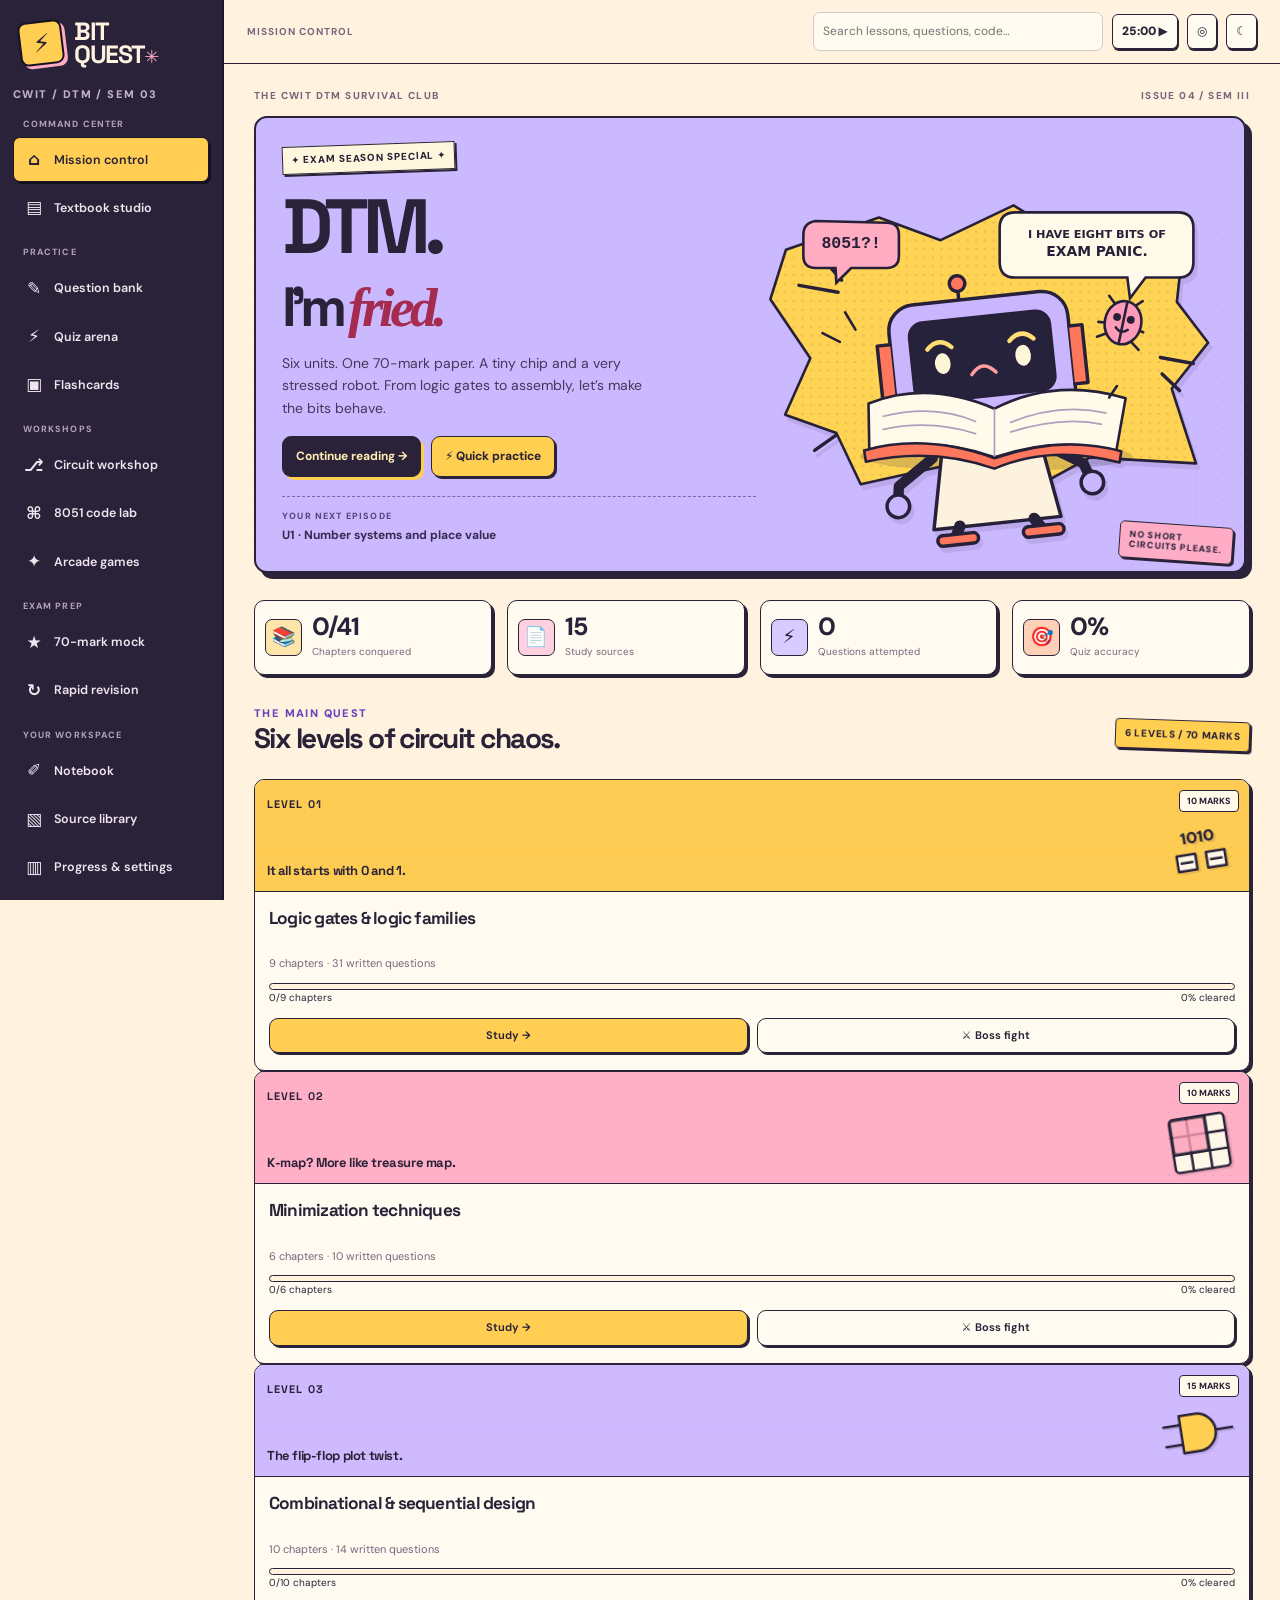
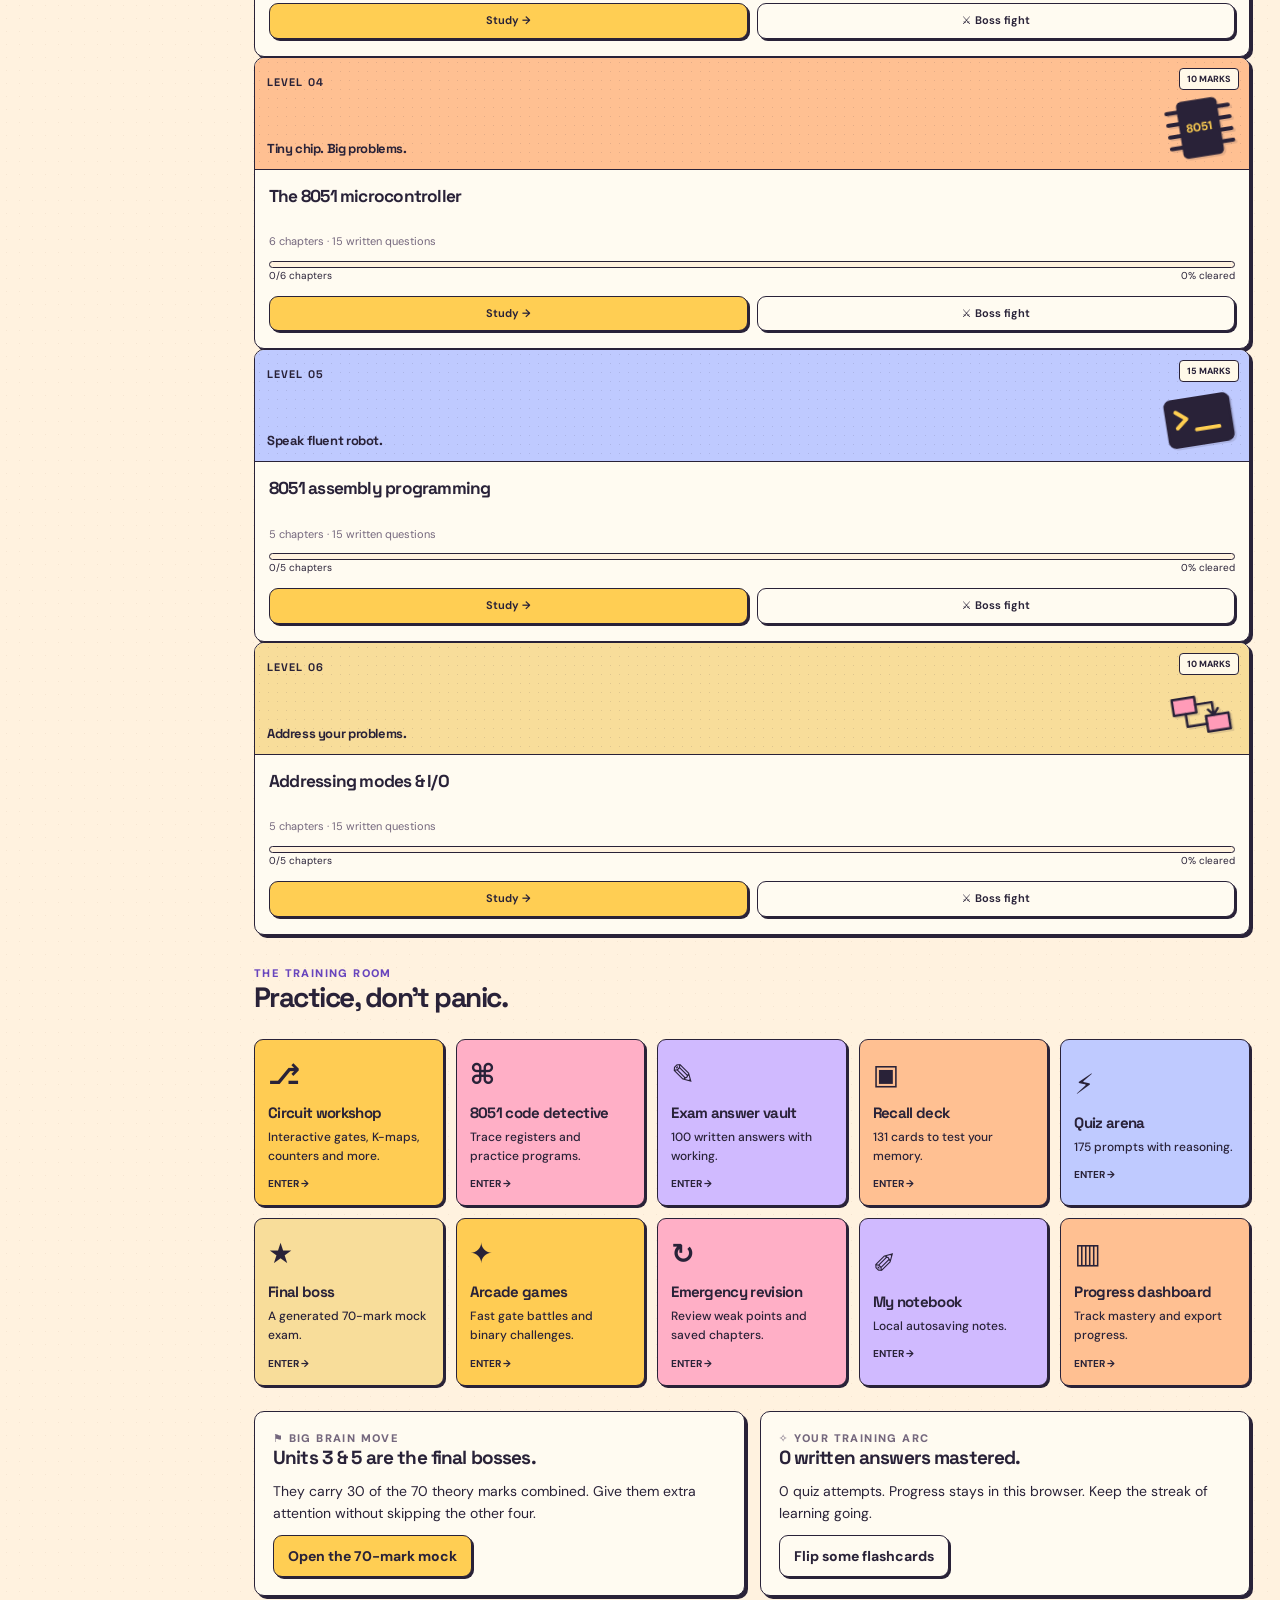
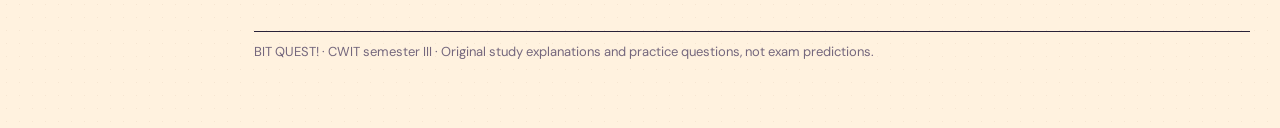
<file: dtm-site/index.html>
<!doctype html><html lang="en"><head><meta charset="utf-8"><meta name="viewport" content="width=device-width, initial-scale=1"><title>BIT QUEST! 5.1 — The DTM Study Studio</title><style>@import url('https://fonts.googleapis.com/css2?family=Space+Grotesk:wght@400;500;600;700&family=DM+Sans:wght@400;500;600;700&display=swap');
:root{--ink:#25213a;--paper:#fff9ed;--panel:#fffefa;--lav:#d5c3ff;--pink:#ffc1d8;--yellow:#ffd36b;--orange:#ff9b70;--line:2px solid var(--ink);--shadow:4px 4px 0 var(--ink);--muted:#665f75}*{box-sizing:border-box}body{margin:0;background:var(--paper);color:var(--ink);font:16px/1.55 system-ui,-apple-system,BlinkMacSystemFont,'Segoe UI',sans-serif}body.dark{--ink:#f3eaff;--paper:#211c31;--panel:#302942;--muted:#c3b8d1;--shadow:4px 4px 0 #000;--line:2px solid #a99ac9}button,input,select,textarea{font:inherit;color:inherit}button{cursor:pointer;border:var(--line);border-radius:9px;background:var(--panel);padding:9px 14px;font-weight:750;box-shadow:2px 2px 0 var(--ink);transition:transform .12s}button:hover{transform:translate(-1px,-2px)}button:active{transform:translate(2px,2px);box-shadow:none}button:focus-visible,input:focus-visible,textarea:focus-visible,select:focus-visible{outline:3px solid #ec729e;outline-offset:3px}button.primary,.selected{background:var(--lav);color:#25213a}.dark .selected{color:#25213a}button:disabled{opacity:.45;cursor:not-allowed}input,select,textarea{border:var(--line);border-radius:8px;padding:10px;background:var(--panel);max-width:100%}textarea{width:100%;min-height:135px;resize:vertical}a{color:inherit}.shell{display:grid;grid-template-columns:250px minmax(0,1fr);min-height:100vh}.side{border-right:var(--line);padding:25px 19px;position:sticky;top:0;height:100vh;overflow:auto;background:var(--panel);display:flex;flex-direction:column;gap:13px}.brand{font-size:30px;font-weight:1000;letter-spacing:-2px;line-height:.95;transform:rotate(-3deg);margin:3px 0 9px}.brand span{background:#ffd36b;color:#25213a;display:inline-block;padding:4px 7px;border:2px solid #25213a;box-shadow:3px 3px 0 #25213a}.eyebrow{font-size:11px;font-weight:850;letter-spacing:1.4px;text-transform:uppercase;color:var(--muted)}.nav{display:grid;gap:5px}.nav button{text-align:left;background:none;box-shadow:none;border:2px solid transparent;padding:8px 10px;font-size:14px;font-weight:700;display:flex;gap:10px;align-items:center}.nav button.active{background:var(--lav);color:#25213a;border:2px solid #25213a;box-shadow:2px 2px 0 #25213a}.nav .ico{width:20px;text-align:center;font-size:17px}.progress{height:13px;border:var(--line);border-radius:99px;overflow:hidden;background:var(--paper)}.progress i{display:block;height:100%;background:#88cc98}.small{font-size:13px;color:var(--muted)}.main{min-width:0}.top{position:sticky;z-index:5;top:0;background:var(--paper);border-bottom:var(--line);padding:12px 26px;display:flex;align-items:center;gap:12px;flex-wrap:wrap}.top input{flex:1;min-width:130px;max-width:470px}.top .sp{flex:1}.content{max-width:1250px;margin:auto;padding:27px 35px 70px}.hero{position:relative;overflow:hidden;border:var(--line);border-radius:17px;background:#d5c3ff;color:#25213a;box-shadow:6px 6px 0 #25213a;display:grid;grid-template-columns:1.3fr .8fr;align-items:center;padding:31px 32px;margin-bottom:26px}.hero:before{content:'';position:absolute;inset:0;background-image:radial-gradient(#6656ac 1px,transparent 1px);background-size:13px 13px;opacity:.12;pointer-events:none}.hero>*{position:relative}h1,h2,h3,p{margin:0 0 10px}h1{font-size:clamp(35px,5.5vw,70px);font-weight:1000;line-height:.96;letter-spacing:-3px}h2{font-size:clamp(23px,3vw,34px);letter-spacing:-1px;line-height:1.14}h3{font-size:19px;line-height:1.2}.hero p{max-width:530px;font-size:17px;margin-top:15px}.tag{display:inline-block;font-size:11px;text-transform:uppercase;letter-spacing:.8px;font-weight:850;border:2px solid #25213a;background:#fff9ed;color:#25213a;border-radius:99px;padding:3px 10px;margin-bottom:12px}.hero .tag{transform:rotate(-2deg)}.hero button{background:#ffd36b;color:#25213a;border:2px solid #25213a}.grid{display:grid;gap:16px;grid-template-columns:repeat(auto-fit,minmax(min(240px,100%),1fr))}.unitgrid{grid-template-columns:repeat(3,minmax(0,1fr));gap:17px}.card{background:var(--panel);border:var(--line);border-radius:13px;box-shadow:var(--shadow);padding:20px;min-width:0}.unitcard{background:var(--tone);color:#25213a;border:2px solid #25213a;box-shadow:4px 4px 0 #25213a;position:relative;overflow:hidden;cursor:pointer}.unitcard .big{font-size:42px;font-weight:1000;line-height:1;letter-spacing:-3px;opacity:.7}.unitcard .art{float:right;width:80px;height:70px}.unitcard h3{min-height:45px;margin-top:9px}.unitcard p{font-size:14px;min-height:44px}.unitcard .progress{border-color:#25213a;background:#fff9ed}.unitcard .progress i{background:#25213a}.section{display:flex;justify-content:space-between;align-items:end;gap:12px;margin:26px 0 14px}.section p{margin:0}.stat{font-size:29px;line-height:1;font-weight:1000;letter-spacing:-1px}.statline{display:grid;grid-template-columns:repeat(4,minmax(0,1fr));gap:12px}.statline .card{padding:15px}.row{display:flex;align-items:center;gap:9px;flex-wrap:wrap}.chips{display:flex;gap:7px;flex-wrap:wrap;margin:14px 0}.chip{padding:5px 12px;font-size:13px;box-shadow:none}.cols{display:grid;grid-template-columns:minmax(0,1fr) minmax(230px,320px);gap:18px;align-items:start}.chapterlist button{display:block;text-align:left;width:100%;box-shadow:none;margin:5px 0;font-weight:650;font-size:14px}.chapterlist{max-height:650px;overflow:auto}.lesson{font-size:17px;line-height:1.7}.lesson h2{margin:12px 0}.lesson .box{padding:16px 18px;border:var(--line);border-radius:10px;margin:14px 0;background:#fff1c7;color:#25213a}.lesson .answer{background:#e2d5ff;color:#25213a}.lesson .example{background:#cde9d2;color:#25213a}.question{margin:12px 0}.question summary{cursor:pointer;font-weight:800}.question[open] summary{margin-bottom:14px}.question p{margin:8px 0}.question ul{padding-left:23px}.note{padding:12px 14px;background:#fff1c7;color:#25213a;border:2px dashed #25213a;border-radius:10px}.quizopts{display:grid;gap:10px;margin:18px 0}.quizopts button{text-align:left;font-size:16px;padding:13px 16px}.correct{background:#bceac3!important;color:#25213a!important}.wrong{background:#ffc4c5!important;color:#25213a!important}.quizbar{height:9px}.flash{min-height:285px;display:flex;flex-direction:column;justify-content:center;align-items:center;text-align:center;background:#e0d3ff;color:#25213a;cursor:pointer}.flash h2{max-width:850px;font-size:clamp(20px,4vw,36px)}.mono,pre{font:14px/1.6 ui-monospace,Consolas,monospace}pre{white-space:pre-wrap;overflow:auto;padding:16px;background:#25213a;color:#fff4e4;border-radius:10px;tab-size:4}.diagram{margin:14px 0;border:var(--line);border-radius:12px;background:#fffefa;color:#25213a;padding:15px;overflow:auto}.diagram svg{display:block;width:100%;max-width:720px;margin:auto;max-height:340px}.diagram table{color:#25213a}.diagram .row button{color:#25213a;background:#fff9ed;border-color:#25213a;box-shadow:2px 2px 0 #25213a}table{border-collapse:collapse;width:100%;font-size:14px}th,td{border:1px solid #9d96aa;padding:7px 10px;text-align:center}th{background:#e7dbff;color:#25213a}td.on{background:#bceac3;color:#25213a;font-weight:900}.labsgrid{display:grid;grid-template-columns:repeat(auto-fit,minmax(min(340px,100%),1fr));gap:16px}.bit{width:44px;height:44px;padding:0;font-weight:900;font-family:monospace}.bit.on{background:#ffd36b;color:#25213a}.out{font-weight:1000;font-size:32px}.kgrid{display:grid;grid-template-columns:repeat(5,1fr);gap:4px;max-width:430px;margin:10px 0}.kgrid button{padding:12px 0}.pinbox{display:grid;grid-template-columns:1fr 82px 1fr;gap:5px;max-width:590px;margin:auto}.pinbox div{font:12px/1.2 monospace;padding:5px;border-bottom:1px solid #c0b6c9}.pinbox .chipbody{grid-column:2;grid-row:1/21;background:#25213a;color:white;display:grid;place-items:center;writing-mode:vertical-rl;border-radius:8px;font-size:22px}.timer{font-weight:900;font-variant-numeric:tabular-nums}.source pre{background:var(--paper);color:var(--ink);max-height:600px}.mobile{display:none}.empty{text-align:center;padding:40px}.muted{color:var(--muted)}.kbd{font-size:11px;padding:2px 5px;border:1px solid;border-radius:4px}.toast{position:fixed;bottom:18px;right:18px;background:#ffd36b;color:#25213a;border:2px solid #25213a;box-shadow:4px 4px 0 #25213a;padding:12px 18px;z-index:20;border-radius:10px;font-weight:800}.hidden{display:none!important}body.focus .side{display:none}body.focus .shell{grid-template-columns:1fr}body.focus .content{max-width:1100px}.math{font-family:Georgia,serif;font-size:20px}.source-search{position:relative}.sr{border:var(--line);border-radius:10px;padding:12px;margin:8px 0;background:var(--panel)}.sr button{box-shadow:none}.hero-art{width:100%;max-height:245px}.poster{font-weight:900;letter-spacing:-.5px}.pill{padding:3px 8px;border:1px solid;border-radius:20px;font-size:12px}.mark{background:#ffd36b;color:#25213a}.spread{justify-content:space-between}.switch{display:flex;gap:5px;flex-wrap:wrap}.switch button{box-shadow:none}.wrap{overflow:auto}.quote{font-style:italic}.footer{border-top:var(--line);margin-top:35px;padding-top:10px}.hr{border:0;border-top:1px dashed var(--muted);margin:16px 0}.simline.active{background:#ffd36b;color:#25213a}.simline{padding:1px 7px}.sticky{position:sticky;top:80px}@media(max-width:1000px){.unitgrid{grid-template-columns:repeat(2,minmax(0,1fr))}.shell{grid-template-columns:210px minmax(0,1fr)}.side{padding:20px 13px}.content{padding:22px}.cols{grid-template-columns:1fr}.sticky{position:static}.chapterlist{max-height:210px}.statline{grid-template-columns:repeat(2,1fr)}}@media(max-width:700px){.shell{display:block}.side{position:fixed;z-index:12;left:0;top:0;bottom:0;width:255px;transform:translateX(-105%);transition:transform .2s;box-shadow:5px 0 0 #25213a}.side.open{transform:translateX(0)}.mobile{display:inline-flex}.top{padding:10px 12px;gap:8px}.top button{padding:7px 9px}.top .sp{display:none}.top input{order:3;min-width:100%;max-width:none}.content{padding:16px 14px 45px}.hero{grid-template-columns:1fr;padding:21px;margin-right:4px}.hero h1{font-size:45px}.hero-art{max-height:160px}.unitgrid{grid-template-columns:1fr 1fr;gap:10px}.unitcard{padding:12px}.unitcard h3{font-size:16px}.unitcard p{font-size:12px}.unitcard .art{width:48px;height:48px}.unitcard .big{font-size:32px}.card{padding:15px}.statline .card{padding:10px}.section{align-items:start}.pinbox{grid-template-columns:1fr 53px 1fr}.pinbox div{font-size:10px}.top .timer{font-size:13px}.flash{min-height:260px}}
@media print{.side,.top,button,.chips,.toast,.no-print{display:none!important}.shell{display:block}.content{padding:0;max-width:100%}.card{box-shadow:none;break-inside:avoid}.hero{box-shadow:none}body{background:white;color:#222}details>*{display:block!important}}

:root{--paper:#fff2df;--panel:#fffbf1;--card:#fffbf1;--ink:#292238;--muted:#74677d;--lav:#c9b6ff;--yellow:#ffce53;--line:1.5px solid #292238;--shadow:3px 3px 0 #292238;--accent:#6845bd;--comic-stroke:#292238}
body{font-family:'DM Sans',system-ui,sans-serif;background-image:radial-gradient(#9b795417 .75px,transparent .75px);background-size:13px 13px}h1,h2,h3,.brand{font-family:'Space Grotesk',system-ui,sans-serif;letter-spacing:-.045em}.side{background:#292238;color:#fff3e2;border-right:2px solid #1b1628}.side .eyebrow,.side .small{color:#c1b0cb}.side .nav button{color:#f0e5ef;background:transparent;border:1px solid transparent;box-shadow:none}.side .nav button.active{background:#ffce53;color:#292238;border:1px solid #1b1628;box-shadow:2px 2px #130f1c}.brand span{color:#ffabc5}.content{max-width:1500px}.card{border-radius:10px}.primary{background:#ffce53;color:#292238}.secondary{background:#ffabc5;color:#292238}.metric-grid,.power-grid,.priority-grid{display:grid;gap:15px;margin:15px 0;grid-template-columns:repeat(4,minmax(0,1fr))}.metric-grid .meter-card{display:flex;align-items:center;gap:10px;padding:13px 12px}.meter-card .stat{font-size:25px}.meter-card small{font-size:10px;color:var(--muted)}.priority-grid{grid-template-columns:repeat(2,minmax(0,1fr));margin-top:25px}.unitgrid{grid-template-columns:repeat(3,minmax(0,1fr))}.power{text-align:left;padding:15px;background:var(--unit-color);color:#292238;min-height:140px}.power>span{font-size:28px}.power h3{font-size:17px;margin:6px 0}.power p{font-size:12px;font-weight:500;margin:6px 0}.power b{font-size:10px}.unit-actions button{flex:1}.quest-card{padding:0!important}.quest-content .progress{height:7px}.quest-content .progress i{background:#9876df}.deepread{padding:15px 0;border-bottom:1px dashed var(--muted);margin-bottom:15px}.deepread h3{font-size:23px;margin:8px 0}.deepread p{line-height:1.75}.worked{border-left:4px solid #e5b34f;background:#ffedb4;color:#292238;padding:12px 16px;margin:12px 0}.trap{border-left:4px solid #ff93c8;padding-left:12px;font-size:14px}.deepread details{padding:10px 12px;border:1px solid var(--muted);border-radius:5px;margin:7px 0}.lesson{padding:clamp(18px,3vw,32px);line-height:1.75}.lesson .box{box-shadow:none;border-radius:4px}.dark{--paper:#211c2d;--panel:#30283c;--card:#30283c;--ink:#f7eadb;--muted:#c3b4c7;--comic-stroke:#a18cb3;--shadow:3px 3px 0 #120f19}
.desk-kicker{display:flex;justify-content:space-between;align-items:center;margin-bottom:12px;gap:10px;font-size:10px;font-weight:800;letter-spacing:.14em;color:var(--muted)}
.comic-hero{position:relative;display:grid;grid-template-columns:1.05fr 1fr;align-items:center;gap:10px;background:#cbb9ff;color:#292238;border:2px solid #292238;box-shadow:6px 6px 0 #292238;border-radius:13px;padding:30px 28px;margin:0 4px 27px 0;overflow:hidden;isolation:isolate}
.comic-hero:before{content:"";position:absolute;inset:0;background-image:radial-gradient(#29223820 1px,transparent 1px);background-size:9px 9px;opacity:.45;mask-image:linear-gradient(110deg,transparent 25%,#000 95%);z-index:-1}
.comic-copy{position:relative;z-index:1;min-width:0}
.comic-kicker{display:inline-block;background:#fff7dd;border:1.5px solid #292238;box-shadow:2px 2px #292238;color:#292238;padding:5px 8px;transform:rotate(-2deg);font-size:10px;font-weight:850;letter-spacing:.09em}
.comic-hero h1{font-size:clamp(3.3rem,6.5vw,6.5rem);font-weight:750;letter-spacing:-.085em;line-height:.95;margin:18px 0 16px;color:#292238}
.comic-hero h1 span{font-size:.72em;white-space:nowrap}
.comic-hero h1 i{font-family:Georgia,serif;font-weight:700;letter-spacing:-.08em;color:#a52b50;font-style:italic}
.comic-hero p{font-size:14px;line-height:1.6;color:#46365b;max-width:370px;margin-bottom:17px}
.comic-buttons{gap:10px}
.comic-buttons button{padding:10px 13px;font-size:12px}
.comic-buttons .primary{background:#292238;color:#ffecb3;border-color:#292238;box-shadow:3px 3px 0 #ffcf51}
.comic-buttons .primary:hover{background:#493665;color:#fff4c9;box-shadow:3px 3px 0 #ffcf51}
.comic-buttons .secondary{background:#ffcf51}
.resume-strip{margin-top:19px;border-top:1.5px dashed #7968a3;display:grid;gap:2px;padding-top:12px}
.resume-strip small{font-size:9px;font-weight:850;letter-spacing:.13em;color:#5a477f}
.resume-strip b{font-size:12px;color:#362a50}
.comic-art{position:relative;min-width:0;display:grid;place-items:center;align-self:center}
.hero-comic{display:block;width:100%;max-width:540px;overflow:visible;height:auto;filter:drop-shadow(3px 5px 0 #29223819);animation:comic-pop .55s cubic-bezier(.2,.8,.25,1) both}
@keyframes comic-pop{from{opacity:0;transform:translateY(7px) rotate(-2deg)}to{opacity:1;transform:translateY(0) rotate(0)}}
.hero-issue{position:absolute;bottom:10px;right:11px;background:#ffadc6;border:1.5px solid #292238;border-radius:5px;box-shadow:2px 2px #292238;padding:7px 9px;font-size:9px;font-weight:850;letter-spacing:.08em;line-height:1.15;transform:rotate(4deg);z-index:1}
.dashboard-metrics{gap:12px}
.dashboard-metrics .meter-card{display:flex;align-items:center;gap:10px;padding:13px 14px;border-radius:9px}
.meter-icon{width:37px;height:37px;display:grid;place-items:center;background:#ffe5ac;border:1px solid #292238;border-radius:7px;flex-shrink:0;font-size:19px}
.meter-card:nth-child(2) .meter-icon{background:#ffd0dd}.meter-card:nth-child(3) .meter-icon{background:#d8cbff}.meter-card:nth-child(4) .meter-icon{background:#ffd0b8}
.dashboard-metrics .stat{font-size:25px;line-height:1.1;letter-spacing:-.045em}
.dashboard-metrics small{font-size:10px;line-height:1.4;display:block;margin-top:4px}
.unit-section-title{margin-top:30px;margin-bottom:14px}
.unit-section-title .eyebrow{color:var(--accent)}
.unit-section-title h2{font-size:1.8rem;letter-spacing:-.055em}
.comic-ticket{background:#ffcf51;color:#292238;display:inline-block;border:1.5px solid #292238;box-shadow:2px 2px #292238;padding:6px 9px;border-radius:4px;font-size:10px;font-weight:850;letter-spacing:.07em;transform:rotate(2deg)}
.unit-grid{gap:17px}
.quest-card{padding:0;border:1.7px solid var(--comic-stroke);overflow:hidden;border-radius:10px;box-shadow:3px 3px var(--comic-stroke);transition:transform .18s,box-shadow .18s}
.quest-card:hover{transform:translate(-2px,-2px);box-shadow:5px 5px var(--comic-stroke)}
.quest-banner{position:relative;min-height:112px;background:var(--unit-color);color:#292238;padding:12px 12px 16px;overflow:hidden;border-bottom:1.7px solid #292238;background-image:radial-gradient(#29223820 .9px,transparent .9px);background-size:9px 9px}
.quest-level{font:800 11px/1.2 'Space Grotesk',system-ui,sans-serif;letter-spacing:.1em}
.quest-mark{position:absolute;right:10px;top:10px;font:800 9px 'DM Sans',system-ui,sans-serif;background:#fff9e9;border:1px solid #292238;border-radius:4px;padding:4px 7px}
.unit-doodle{width:75px;height:72px;position:absolute;right:12px;bottom:5px;transform:rotate(-9deg);filter:drop-shadow(2px 2px 0 #29223820)}
.quest-joke{position:absolute;left:12px;bottom:12px;font:700 13px/1.15 'Space Grotesk',system-ui,sans-serif;max-width:60%;letter-spacing:-.03em}
.quest-content{padding:16px 14px 17px}
.quest-content h3{font-size:1.08rem;font-weight:750;line-height:1.25;margin:0 0 6px;min-height:2.5em}
.quest-content p{font-size:11px;color:var(--muted);margin:0 0 10px}
.quest-content small{font-size:10px}
.quest-content .unit-actions{margin-top:13px}
.quest-content .unit-actions button{padding:8px 7px;font-size:11px}
.study-priority{background:var(--card)}
.exam-card{border-top:5px solid #ff987c}.streak-card{border-top:5px solid #bca3f6}
.study-priority h3{font-size:1.25rem}.study-priority .mini-label{color:var(--accent)}

@media(max-width:1050px){.metric-grid,.power-grid{grid-template-columns:repeat(2,minmax(0,1fr))}.unitgrid{grid-template-columns:repeat(2,minmax(0,1fr))}}@media(max-width:700px){.comic-hero{grid-template-columns:1fr;padding:20px 16px 25px;margin-right:3px}.comic-hero h1{font-size:clamp(3.4rem,11vw,5.4rem)}.comic-art{max-height:260px}.hero-comic{max-height:260px}.hero-issue{font-size:8px}.desk-kicker{font-size:8px}.comic-ticket{font-size:8px}.unit-section-title h2{font-size:1.4rem}.unitgrid{gap:12px}.quest-banner{min-height:112px}.quest-mark{font-size:8px;padding:2px 4px;right:6px}.quest-level{font-size:9px}.quest-joke{font-size:11px;max-width:56%;left:8px}.unit-doodle{width:55px;height:52px;right:5px}.quest-content{padding:11px}.quest-content h3{font-size:15px;min-height:0}.quest-content .unit-actions button{font-size:10px;padding:6px;flex:1}.metric-grid{gap:9px}.metric-grid .meter-card{padding:9px;gap:7px}.meter-icon{width:28px;height:28px;font-size:15px}.meter-card .stat{font-size:21px}.priority-grid{grid-template-columns:1fr}.power-grid{gap:10px}.power{min-height:120px;padding:12px}.content{padding-bottom:55px}}@media(prefers-reduced-motion:reduce){*{animation:none!important;transition:none!important}}

/* V5 — stable studio layout */
:root{--paper:#fff2df;--panel:#fffbf1;--ink:#292238;--muted:#74677d;--accent:#6845bd;--stroke:#d9c9c5;--line:1.5px solid #292238;--shadow:3px 3px 0 #292238}
body{font-size:14px;line-height:1.6;overflow-x:hidden}.shell{grid-template-columns:224px minmax(0,1fr)}.side{padding:20px 13px;gap:10px;height:100dvh}.brand{display:flex;align-items:center;gap:11px;transform:none;font-size:25px;line-height:.92;font-weight:750;letter-spacing:-.055em;margin:0 0 10px 6px;color:#fff2df}.brand .brand-icon{display:grid;place-items:center;width:44px;height:44px;background:#ffce53;color:#292238;box-shadow:3px 3px #ffabc5;border:2px solid #171221;border-radius:8px;transform:rotate(-7deg);font-size:25px;padding:0}.brand .brand-star{display:inline;padding:0;background:none;border:0;box-shadow:none;color:#ffabc5;font-size:18px}.nav{gap:3px}.nav-group{font-size:9px;letter-spacing:.12em;font-weight:750;color:#b3a1be;padding:12px 10px 3px}.nav-group:first-child{padding-top:3px}.nav button{padding:8px 10px;font-size:12.5px;font-weight:600;border-radius:7px;min-height:35px}.nav button:hover{background:#493b5e;color:#fff3e2;transform:none}.side>div:last-child{background:#3e304f;border:1px solid #735d85;border-radius:8px;padding:12px}.side>div:last-child .progress{background:#291f38;border-color:#735d85;height:8px}.side>div:last-child .progress i{background:#ffce53}.side>div:last-child b{color:#ffce53}.top{height:64px;padding:0 23px;gap:9px;flex-wrap:nowrap;border-bottom:1.5px solid var(--comic-stroke)}#crumb{text-transform:uppercase;letter-spacing:.1em;font-size:10px;color:var(--muted);white-space:nowrap}.top .sp{flex:1}.top input{font-size:12px;max-width:290px;border:1px solid var(--stroke);border-radius:7px;padding:9px}.top button{font-size:12px;box-shadow:1px 2px 0 var(--comic-stroke);padding:7px 9px;border-radius:6px}.content{max-width:1440px;padding:24px 30px 65px}.card{border:1.5px solid var(--comic-stroke);border-radius:10px;box-shadow:var(--shadow);padding:18px}.primary,button.primary{background:#ffce53;color:#292238;border:1.5px solid #292238}.comic-hero h1{letter-spacing:-.085em;font-size:clamp(3rem,6vw,6rem)}.comic-hero h1 span{white-space:normal}.comic-hero{min-height:295px;padding:26px}.quest-card{padding:0;display:flex;flex-direction:column}.quest-content{display:flex;flex-direction:column;flex:1}.quest-content h3{min-height:2.4em}.quest-content .unit-actions{margin-top:auto;padding-top:12px}.quest-content .unit-actions button{font-weight:650}.power-grid{grid-template-columns:repeat(5,minmax(0,1fr));gap:12px}.power{min-height:144px;border-radius:9px;padding:13px;box-shadow:2px 2px #292238}.power h3{font-size:15px}.power p{font-size:12px}.power b{display:block;margin-top:10px}.unit-section-title h2{font-size:1.75rem}.metric-grid .meter-card{padding:13px 10px}.stat{font-weight:750}.section h2{font-size:clamp(26px,4vw,37px);font-weight:750;letter-spacing:-.055em}.section p{font-size:14px}
.reader-heading{display:flex;align-items:center;justify-content:space-between;gap:12px;border-bottom:1px solid var(--stroke);padding-bottom:12px;margin-bottom:14px}.reader-heading h2{font-size:clamp(22px,3vw,32px);margin:6px 0}.reader-heading p{margin:4px 0}.reader-units{display:grid;grid-template-columns:repeat(6,minmax(0,1fr));gap:6px;margin-bottom:16px}.reader-units button{display:flex;align-items:flex-start;gap:7px;text-align:left;padding:8px;border:1px solid var(--stroke);box-shadow:none;border-radius:7px;min-width:0;font-weight:600}.reader-units button span{color:#5d3a9f;background:#eadfff;border-radius:4px;padding:2px 5px;font:750 12px 'Space Grotesk',system-ui}.reader-units button small{font-size:10px;line-height:1.25}.reader-units button.active{background:#6b4bb4;color:#fff9ef;border-color:#6b4bb4}.reader-units button.active span{background:#ffce53;color:#292238}.reader-layout{display:grid;grid-template-columns:190px minmax(0,1fr) 205px;gap:13px;align-items:start}.reader-outline,.margin-card{border:1px solid var(--stroke);border-radius:9px;background:var(--panel);min-width:0}.reader-outline{position:sticky;top:77px;max-height:calc(100dvh - 90px);overflow:auto}.outline-head{padding:12px 10px 8px;border-bottom:1px solid var(--stroke);display:grid;gap:7px}.outline-head b{font-size:13px}.outline-head .progress{height:6px;border:0;background:var(--stroke)}.outline-head .progress i{background:#9876df}.outline-list{padding:6px}.chapter-link{width:100%;display:flex;gap:7px;align-items:flex-start;padding:9px 6px;border:1px solid transparent;box-shadow:none;text-align:left;line-height:1.3;background:transparent;border-radius:6px;font-size:12px;margin:2px 0}.chapter-link span{font-size:10px;color:var(--muted);min-width:18px;font-weight:650}.chapter-link b{font-weight:650}.chapter-link.selected{background:#e9ddff;color:#442b76;border-color:#c6aef4}.chapter-link.selected span{color:#6a5392}.reading-sheet{min-width:0;background:#fffdf7;color:#30283c;border:1px solid var(--stroke);box-shadow:0 4px 0 #8c6f7a1a;border-radius:10px;overflow:hidden}.reading-actions{position:sticky;top:64px;background:var(--panel);border-bottom:1px solid var(--stroke);display:flex;justify-content:space-between;gap:6px;flex-wrap:wrap;padding:9px 12px;z-index:2}.reading-actions .row{gap:4px}.reading-actions button{border:1px solid var(--stroke);box-shadow:none;font-size:11px;padding:6px 8px;font-weight:600}.reading-actions button.selected{background:#6b4bb4;color:white}.reading-body{padding:25px clamp(16px,3vw,35px);font-family:Georgia,'Times New Roman',serif;line-height:1.8;overflow-wrap:anywhere}.reading-title{padding-bottom:18px;border-bottom:1px solid var(--stroke);margin-bottom:20px}.reading-title h1{font-family:'Space Grotesk',system-ui;font-size:clamp(26px,3vw,42px);line-height:1.08;margin:10px 0 8px;letter-spacing:-.05em;font-weight:750}.reading-title .eyebrow{font-family:'DM Sans',system-ui;color:#6845bd}.reading-meta{font:12px 'DM Sans',system-ui;color:var(--muted)}.reading-block{margin:0 0 20px;padding:0 0 15px;border-bottom:1px solid var(--stroke)}.reading-block.highlighted{background:#fff0b1;box-shadow:0 0 0 6px #fff0b1;color:#292238;border-radius:3px}.reading-label{display:flex;justify-content:space-between;gap:4px;align-items:center;margin-bottom:11px;font:750 10px 'DM Sans',system-ui;letter-spacing:.09em;color:#6845bd}.reading-label button{padding:3px 5px;border:1px solid var(--stroke);background:transparent;box-shadow:none;font-size:10px;letter-spacing:0;color:inherit;font-weight:500}.reading-lead{font-size:1.06em;border-left:3px solid #bb9ae9;padding-left:13px}.reading-block ul{padding-left:21px;margin:10px 0}.reading-block .diagram{font:13px/1.6 'DM Sans',system-ui;border:1px dashed #c8b6ce;border-radius:8px;padding:9px;margin:8px 0}.reading-block .worked{font-size:.95em;border:0;border-left:3px solid #e5b34f;background:#fff1ce;padding:12px}.reading-block .worked b{font:700 11px 'DM Sans',system-ui}.reading-block .trap{font-size:.87em}.recall-detail{border:1px solid var(--stroke);border-radius:6px;margin:8px 0;padding:10px;font-size:.9em}.recall-detail summary{font:650 13px/1.5 'DM Sans',system-ui;cursor:pointer}.recall-detail p{margin-top:10px}.source-line{font:11px/1.55 'DM Sans',system-ui;color:var(--muted)}.reader-bottom{display:flex;justify-content:space-between;gap:5px;padding:12px;border-top:1px solid var(--stroke);background:var(--panel)}.reader-bottom button{font-size:11px;padding:8px 7px;font-weight:650;box-shadow:none}.reader-margin{display:grid;gap:12px;position:sticky;top:77px}.margin-card{padding:12px}.margin-card .eyebrow{font-size:9px}.margin-card h3{font-size:16px;margin:7px 0 9px}.margin-card textarea{border:1px solid var(--stroke);border-radius:5px;font-size:12px;min-height:125px;line-height:1.5;padding:8px}.margin-card small,.margin-card p{font-size:11px;color:var(--muted)}.margin-card button{display:block;width:100%;text-align:left;font-size:11px;border:1px solid var(--stroke);box-shadow:none;padding:8px 6px;margin:6px 0}.recall-prompt{background:#e9ddff;color:#422c62;border-radius:8px;padding:14px;margin:12px 0}.dark{--stroke:#51435d}.dark .reading-sheet{background:#30283a;color:#f7eadb}.dark .reading-title .eyebrow,.dark .reading-label{color:#d3baff}.dark .highlighted .reading-label{color:#6845bd}.dark .reading-actions,.dark .reader-bottom{color:var(--ink)}.dark .chapter-link.selected{background:#493568;border-color:#8065ad;color:#f3e8ff}.dark .chapter-link.selected span{color:#d0bbe8}
.game-hero{background:#c9b6ff;color:#292238;border:2px solid #292238;border-radius:12px;padding:25px;box-shadow:4px 4px #292238;margin:15px 0 25px}.game-hero .eyebrow{color:#5a477f}.gamecard{border-top:5px solid var(--tone)}.gameicon{width:55px;height:55px;display:grid;place-items:center;background:var(--tone);color:#292238;border:1.5px solid #292238;border-radius:8px;font:bold 25px monospace;margin-bottom:15px;transform:rotate(-4deg)}.game-play,.game-end{max-width:720px;margin:auto}.game-play h2{margin:22px 0}.game-play .progress{margin:10px 0}.game-play .note{margin-bottom:12px}.game-exit{margin:12px 0 0;box-shadow:none;font-size:11px}.game-end{text-align:center;padding:50px 20px}.game-end h2{font-size:64px}.statrow{display:flex;align-items:center;gap:10px;justify-content:space-between;border-bottom:1px solid var(--stroke);padding:12px 0}.statrow:last-child{border:0}.statrow>div:first-child{min-width:0;flex:1}.statrow small{display:block;color:var(--muted)}.statrow .progress{width:25%;height:8px}.statrow button{font-size:11px;box-shadow:none;padding:7px}.import-label{display:inline-block;padding:8px 13px;border:1px solid var(--stroke);border-radius:7px;cursor:pointer}.import-label input{max-width:180px;display:block;padding:4px;font-size:11px}#scrim,#mobileNav{display:none}.quizopts button:disabled{opacity:1;cursor:default}.quizopts button:disabled:not(.correct):not(.wrong){opacity:.65}.quizopts button{font-weight:600;box-shadow:none;border:1px solid var(--stroke)}.note{border:1px solid #e4c46d;background:#fff1ce;border-radius:7px}.question{box-shadow:1px 2px 0 var(--comic-stroke)}.question summary{font-weight:650}.chips button,.switch button{font-weight:650}.diagram{border:1px solid var(--stroke)}
@media(max-width:1250px){.reader-layout{grid-template-columns:170px minmax(0,1fr)}.reader-margin{grid-column:2;position:static;grid-template-columns:repeat(2,minmax(0,1fr))}.reader-margin .margin-card:last-child{grid-column:1/-1}.power-grid{grid-template-columns:repeat(3,minmax(0,1fr))}}
@media(max-width:1050px){.shell{grid-template-columns:208px minmax(0,1fr)}.content{padding:20px}.reader-units{grid-template-columns:repeat(3,minmax(0,1fr))}.reader-layout{grid-template-columns:150px minmax(0,1fr)}.reader-margin{grid-template-columns:1fr}.unitgrid{grid-template-columns:repeat(2,minmax(0,1fr))}}
@media(max-width:760px){.shell{display:block}.side{position:fixed;left:0;top:0;bottom:0;width:248px;z-index:30;transform:translateX(-105%);transition:transform .2s}.side.open{transform:translateX(0)}#scrim.open{display:block;position:fixed;inset:0;background:#211c2d88;z-index:29}#mobileNav{display:flex;position:fixed;bottom:0;left:0;right:0;background:var(--panel);border-top:1.5px solid var(--comic-stroke);z-index:15;padding:5px 5px max(5px,env(safe-area-inset-bottom));justify-content:space-around}#mobileNav button{background:none;border:0;box-shadow:none;padding:4px 5px;display:grid;gap:1px;place-items:center;min-width:52px;color:var(--muted);font-size:11px;line-height:1.2}#mobileNav button b{font-size:18px}#mobileNav button.active{background:#ffce53;color:#292238;border-radius:7px}#mobileNav small{font-size:10px}.top{height:auto;min-height:56px;flex-wrap:wrap;padding:8px 10px;gap:7px}.mobile{display:inline-flex}.top input{order:4;min-width:100%;max-width:none;padding:7px 9px}.top .sp{display:block;flex:1}.top button{font-size:11px;padding:6px 8px}.top #crumb{font-size:9px}.content{padding:14px 12px 85px}.comic-hero{grid-template-columns:1fr;gap:5px;padding:19px 15px 15px;min-height:0}.comic-hero h1{font-size:clamp(3.15rem,12vw,5rem)}.hero-comic{max-height:220px}.comic-copy p{font-size:13px}.comic-buttons button{font-size:11px;padding:8px 10px}.resume-strip{margin-top:13px;padding-top:8px}.hero-issue{font-size:8px}.unitgrid{gap:12px}.quest-content h3{min-height:2.5em;font-size:15px}.power-grid{grid-template-columns:repeat(2,minmax(0,1fr))}.metric-grid .meter-card{padding:10px 8px}.priority-grid{grid-template-columns:1fr}.reader-heading{align-items:flex-start}.reader-heading .comic-ticket{display:none}.reader-heading h2{font-size:24px}.reader-units{gap:5px}.reader-units button{padding:6px;gap:4px}.reader-units button small{font-size:9px}.reader-units button span{font-size:10px}.reader-layout{grid-template-columns:1fr;gap:10px}.reader-outline{position:static;max-height:none}.outline-head{display:flex;align-items:center;gap:10px;padding:9px}.outline-head .progress{flex:1}.outline-head .eyebrow{font-size:9px}.outline-list{display:flex;overflow-x:auto;gap:5px;padding:6px;scroll-snap-type:x proximity}.chapter-link{width:136px;min-width:136px;scroll-snap-align:start;border:1px solid var(--stroke);margin:0;padding:8px}.chapter-link b{font-size:11px}.reading-actions{position:static;padding:9px}.reading-body{padding:18px 15px}.reading-title h1{font-size:29px}.reading-label{font-size:9px}.reader-bottom{padding:9px}.reader-bottom button{font-size:10px;padding:8px 6px}.reader-margin{grid-column:1;position:static;grid-template-columns:1fr}.reader-margin .margin-card:last-child{grid-column:auto}.margin-card textarea{min-height:120px}.toast{bottom:73px;right:10px;max-width:calc(100vw - 20px)}.statrow{flex-wrap:wrap}.statrow .progress{width:25%}body.focus #mobileNav{display:none}body.focus .content{padding-bottom:25px}}
@media(max-width:350px){.unitgrid{grid-template-columns:1fr}.reader-units{grid-template-columns:repeat(2,minmax(0,1fr))}.quest-content h3{min-height:0}}
@media print{#mobileNav,#scrim,.reader-margin,.reader-outline,.reader-units,.reading-actions,.reading-label button{display:none!important}.reader-layout{display:block}.reading-sheet{box-shadow:none;border:0}}
.playground-layout{display:grid;grid-template-columns:minmax(0,1.5fr) minmax(260px,.8fr);gap:16px;align-items:start}.playground-head{display:flex;justify-content:space-between;align-items:flex-start;gap:12px;margin-bottom:10px}.playground-head h3{margin:0}.playground-head p{margin:6px 0 0}.playground-controls{padding:14px 0 6px;border-top:1px dashed var(--muted);border-bottom:1px dashed var(--muted);margin:10px 0 14px}.playground-main .diagram{background:#fffdf6}.playground-side{position:sticky;top:84px}.lab-notes ul,.lab-notes ol{padding-left:20px}.lab-notes li{margin:7px 0}.playground-table{margin-top:14px}.diagram svg{max-width:100%;height:auto}
@media(max-width:1000px){.playground-layout{grid-template-columns:1fr}.playground-side{position:static}}

.playground-layout{grid-template-columns:minmax(0,1fr) minmax(230px,290px);gap:15px}.playground-main{min-width:0}.playground-head .pill{display:none}.playground-main .diagram{padding:12px;overflow:auto}.playground-main .diagram svg{max-height:none;width:100%;min-width:560px;height:auto}.playground-controls{display:grid;gap:12px}.circuit-switches{display:flex;gap:8px;flex-wrap:wrap}.circuit-switches button{min-width:54px;font:700 13px monospace;box-shadow:none}.circuit-switches button.on{background:#b8e9ac;color:#25372a}.circuit-switches button span{display:block;font:10px system-ui;margin-bottom:4px}.circuit-legend{display:flex;gap:14px;align-items:center;flex-wrap:wrap;font-size:11px;margin:6px 0;color:#493f56}.circuit-legend i{display:inline-block;width:20px;height:3px;vertical-align:middle;margin-right:5px}.lab-notes{overflow-wrap:anywhere}.lab-notes li{font-size:13px}.playground-main .diagram:has(.kgrid){overflow:visible}.playground-table{overflow:auto}.playground-table td,.playground-table th{white-space:nowrap}.playground-main .diagram svg:not(.schematic){min-width:0}.playground-main .diagram .schematic{min-width:610px}.lab-result{display:flex;gap:6px;flex-wrap:wrap}.lab-result span{padding:6px 9px;border:1px solid #cbbbcf;border-radius:5px;font:700 13px monospace;background:#fffdf6;color:#292238}.lab-result span.high{background:#b8e9ac}.lab-nav{display:grid;grid-template-columns:repeat(auto-fit,minmax(125px,1fr));gap:7px;margin:12px 0 20px}.lab-nav button{font-size:12px;text-align:left;box-shadow:none;padding:10px;border:1px solid var(--stroke)}.lab-nav button.selected{background:#6b4bb4;color:#fff}.lab-nav small{display:block;font-size:9px;opacity:.75;margin-bottom:2px}
@media(max-width:1150px){.playground-layout{grid-template-columns:1fr}.playground-side{position:static}}@media(max-width:760px){.lab-nav{grid-template-columns:repeat(2,minmax(0,1fr));gap:5px}.playground-main{padding:12px}.playground-main .diagram{padding:6px}.playground-main .diagram .schematic{min-width:610px}.playground-head h3{font-size:19px}}
</style></head><body><div class="shell"><aside id="side" class="side"><div class="brand"><span class="brand-icon">⚡</span><div>BIT<br>QUEST<span class="brand-star">✳</span></div></div><div class="eyebrow">CWIT / DTM / SEM 03</div><div id="nav" class="nav"></div><div style="margin-top:auto"><div class="row spread"><span class="eyebrow">MISSION PROGRESS</span><b id="pct">0%</b></div><div class="progress"><i id="bar" style="width:0%"></i></div><p class="small" id="progressText">0 lessons cleared</p><div class="small">Offline • saves on this device</div></div></aside><main class="main"><header class="top"><button class="mobile" id="menu" aria-label="Open navigation">☰</button><b id="crumb">Mission control</b><div class="sp"></div><input id="search" placeholder="Search lessons, questions, code…" aria-label="Search all material"><button id="timerBtn" class="timer" title="Start or pause study timer">25:00 ▶</button><button id="focus" title="Focus mode">◎</button><button id="theme" title="Toggle theme">☾</button></header><div class="content" id="app"></div></main></div><div id="scrim" aria-hidden="true"></div><nav id="mobileNav" aria-label="Quick navigation"></nav><div id="toast" class="toast hidden" role="status" aria-live="polite"></div><script id="data" type="application/json">{"units":[["Logic gates & logic families","Number systems, codes and the seven logic gates.",10,"#ffd36b","01","The binary origin story"],["Minimization techniques","Boolean algebra, SOP/POS and Karnaugh maps.",10,"#d5c3ff","02","Make gates do less work"],["Combinational & sequential design","Adders, MUX, decoders, flip-flops, counters and registers.",15,"#ffc1d8","03","The circuit boss battle"],["The 8051 microcontroller","Architecture, pinout, registers and memory.",10,"#bde5ff","04","Meet the tiny computer"],["8051 assembly programming","Tools, jumps, stacks, calls and delays.",15,"#ffb88d","05","Speak fluent robot"],["Addressing modes & I/O","Instructions, data transfer, arithmetic, codes and ports.",10,"#cce9ac","06","Make the chip obey"]],"lessons":[{"id":"L1-1","unit":1,"title":"Number systems and place value","analogy":"A number system is just a way to write a value. Binary is base 2, octal base 8, decimal base 10 and hexadecimal base 16.","hook":"101101₂ = 32+8+4+1 = 45₁₀. 3A₁₆ = 3×16+10 = 58₁₀.","bullets":["Binary digits 0–1; octal 0–7; decimal 0–9; hex 0–9 and A–F."],"diagram":"convert","qs":[],"deep":["Every digit has a place value. Multiply by base raised to its position, beginning with position zero on the right. A larger base can write the same value using fewer digits.","2F₁₆ = 2×16+15=47. Reverse: 47÷16=2 remainder F.","Do not read binary as a decimal numeral."]},{"id":"L1-2","unit":1,"title":"Conversions between bases","analogy":"To convert to decimal, multiply each digit by its positional weight. To convert from decimal, divide repeatedly by the target base and read remainders upward.","hook":"25 ÷ 2 = 12 r1; 12 ÷ 2 = 6 r0; 6 ÷ 2 = 3 r0; 3 ÷ 2 = 1 r1; 1 ÷ 2 = 0 r1. Answer 11001₂.","bullets":["Binary to octal: group 3 bits from right; binary to hex: group 4. Add leading zeros if needed."],"diagram":"convert","qs":[],"deep":["Convert any base to decimal by positional expansion; convert decimal to any base by repeated division. Read remainders bottom to top. Binary grouping uses 3 bits per octal digit and 4 per hex digit.","10101101₂ → 010 101 101 → 255₈; → 1010 1101 → AD₁₆.","Group from the right for integers."]},{"id":"L1-3","unit":1,"title":"Signed binary and complements","analogy":"A fixed-width signed number has a sign bit. One’s complement flips bits; two’s complement flips bits then adds one.","hook":"8-bit −5: 00000101 → 11111010 → 11111011. 8-bit range −128 to +127.","bullets":["For n-bit two’s complement range is −2^(n−1) to 2^(n−1)−1. Keep the same width throughout."],"diagram":"convert","qs":[],"deep":["Two's complement uses the most significant bit with negative place value. Preserve the selected bit width and discard carry beyond it.","−12 in 8 bits: 00001100 → 11110011 → 11110100. Adding 12 returns zero.","Carry out and signed overflow are not the same."]},{"id":"L1-4","unit":1,"title":"Binary addition and subtraction","analogy":"Binary addition carries when the sum reaches 2. In two’s complement subtraction add the two’s complement of the subtrahend; discard final carry.","hook":"7−3 in 4 bits: 0111 + 1101 = 1 0100 → 0100. One’s complement: 0111 + 1100 = 1 0011; add carry → 0100.","bullets":["For one’s complement subtraction add complement of B to A and add end-around carry if present. With no carry, complement result to get negative magnitude."],"diagram":"convert","qs":[],"deep":["For binary addition, 1+1 yields carry 1 and sum 0; adding an incoming carry yields 11. Subtract by adding the fixed-width complement of the subtrahend.","9−5: 1001 + 1011 = 1 0100 → 0100.","Specify bit width before complementing."]},{"id":"L1-5","unit":1,"title":"BCD and Gray code","analogy":"BCD encodes every decimal digit separately using four bits; Gray code changes only one bit between consecutive values.","hook":"59 in BCD = 0101 1001, NOT ordinary binary 111011. 1011 binary → 1110 Gray → 1011 binary.","bullets":["Binary→Gray: keep MSB and XOR adjacent binary bits. Gray→binary: keep MSB and XOR previous binary bit with next Gray bit."],"diagram":"convert","qs":[],"deep":["BCD keeps individual decimal digits separate; Gray changes only one bit between adjacent code words. Convert binary to Gray by copying MSB then XORing adjacent binary bits.","87 → 1000 0111 BCD; 1101 → 1011 Gray.","BCD groups 1010–1111 are invalid."]},{"id":"L1-6","unit":1,"title":"Basic and derived logic gates","analogy":"Logic gates take binary inputs and produce a binary output. AND needs both, OR needs at least one, XOR needs different inputs.","hook":"A=1 B=0: AND 0, OR 1, XOR 1, NAND 1, NOR 0, XNOR 0.","bullets":["NOT inverts. NAND = NOT AND, NOR = NOT OR, XNOR = NOT XOR. Draw symbol, expression and truth table in an exam."],"diagram":"gates","qs":[],"deep":["AND is true when both inputs are true; OR when at least one is true; XOR when exactly one is true. Bubbles invert the gate output.","For A=B=1, OR=1 but XOR=0; NAND=0 and NOR=0.","XOR is not inclusive OR."]},{"id":"L1-7","unit":1,"title":"Universal gates: NAND and NOR","analogy":"A universal gate can implement any Boolean function using only copies of itself.","hook":"Draw AND using two NAND gates: first NAND A,B, then tie both second inputs together to invert.","bullets":["NAND NOT=A NAND A; AND=invert NAND; OR=(A NAND A) NAND (B NAND B). NOR NOT=A NOR A; OR=invert NOR; AND=(A NOR A) NOR (B NOR B)."],"diagram":"universal","qs":[],"deep":["Tie both NAND inputs to invert. NAND the resulting complemented inputs to form OR, using De Morgan's theorem.","X=NAND(A,A), Y=NAND(B,B), Z=NAND(X,Y). Z=A+B.","NAND and NOR are individually universal."]},{"id":"L1-8","unit":1,"title":"TTL, ECL and CMOS","analogy":"Logic families group ICs made using a common circuit technology. TTL uses bipolar transistors, ECL uses non-saturating bipolar current steering, CMOS uses complementary MOSFETs.","hook":"CMOS inverter: input 0 turns PMOS on and NMOS off → output 1; input 1 does the opposite.","bullets":["Traditional ECL is very fast but power-hungry; CMOS has low static power and generally good noise immunity; TTL is a classic medium-speed bipolar family. Actual values depend on series."],"diagram":"families","qs":[],"deep":["TTL uses bipolar transistors, CMOS uses complementary MOSFETs, ECL avoids transistor saturation. Choose logic families based on supply, power, noise margins and speed.","CMOS often suits battery devices; ECL is historically useful for high-speed logic.","Modern CMOS may outperform older TTL; avoid absolute speed claims."]},{"id":"L1-9","unit":1,"title":"Logic family characteristics","analogy":"Fan-in is number of inputs; fan-out is number of similar inputs an output can drive. Propagation delay is the time from input change to corresponding output change.","hook":"VOH=2.4 V, VIH=2.0 V: high noise margin 0.4 V. If delay times 8 and 12 ns, average 10 ns.","bullets":["Noise immunity resists interference. NMH=VOH(min)−VIH(min); NML=VIL(max)−VOL(max). Power P=VI; average propagation delay=(tPLH+tPHL)/2."],"diagram":"families","qs":[],"deep":["Fan-out depends on output drive and input currents. Noise margin measures resistance to voltage disturbances. Propagation delay measures response time.","If IOL=8 mA and IIL=0.4 mA, low-state fan-out is 20; check high-state too.","Fan-in counts inputs, fan-out counts driven inputs."]},{"id":"L2-1","unit":2,"title":"Boolean algebra fundamentals","analogy":"Boolean variables are 0 or 1. AND is product, OR is sum, NOT is complement.","hook":"A+AB=A by absorption: A(1+B)=A.","bullets":["Identity A+0=A, A·1=A; null A+1=1, A·0=0; idempotent A+A=A, AA=A; complement A+A′=1, AA′=0; involution (A′)′=A."],"diagram":"bool","qs":[],"deep":["Treat variables as on/off switches. AND acts like series switches, OR like parallel switches; complements reverse the state.","AB+AB′=A(B+B′)=A.","Boolean 1+1=1."]},{"id":"L2-2","unit":2,"title":"Boolean laws, duality and De Morgan","analogy":"The commutative, associative and distributive laws rearrange expressions without changing their output. Duality exchanges AND↔OR and 0↔1.","hook":"For A=1 B=0: (AB)′=1; A′+B′=0+1=1. Verify all four rows.","bullets":["De Morgan: (AB)′=A′+B′; (A+B)′=A′B′. Prove with both expression columns in a truth table."],"diagram":"bool","qs":[],"deep":["Duality swaps AND with OR and 0 with 1; De Morgan complements operands and switches the operation. Verify by comparing all input rows.","(A+B)′=A′B′. At A=0,B=1, both equal 0.","A complement bar across a group changes the operation."]},{"id":"L2-3","unit":2,"title":"Combinational logic and SOP","analogy":"Combinational circuits depend only on current input. Sum of products ORs product terms. Canonical SOP uses minterms for rows where output is 1.","hook":"F=Σm(1,3,5,7) for A,B,C = A′B′C+A′BC+AB′C+ABC = C.","bullets":["In a minterm, bit 0 means complemented variable, bit 1 means normal. Σm denotes list of minterms."],"diagram":"sop","qs":[],"deep":["Canonical SOP combines minterms for output-one rows. Each minterm includes every variable once.","Σm(1,3) for A,B = A′B+AB=B.","In minterms bit 0 means complemented variable."]},{"id":"L2-4","unit":2,"title":"POS and maxterms","analogy":"Product of sums ANDs sum terms. Canonical POS uses maxterms for rows where output is 0.","hook":"Row 010 → (A+B′+C). F=ΠM(0,2,4,6)=C for A,B,C.","bullets":["In a maxterm, bit 0 means normal variable and bit 1 means complemented. ΠM denotes list of maxterms."],"diagram":"sop","qs":[],"deep":["Canonical POS multiplies maxterms corresponding to output-zero rows. Each maxterm is zero at its own row.","ΠM(0,2)=(A+B)(A′+B)=B.","In maxterms bit 0 means normal variable."]},{"id":"L2-5","unit":2,"title":"K-map: two and three variables","analogy":"Karnaugh maps arrange truth-table entries so adjacent cells differ by one bit. Group adjacent 1s for SOP, 0s for POS.","hook":"F(A,B,C)=Σm(1,3,5,7): four cells with C=1, so F=C.","bullets":["Use Gray order 00,01,11,10. Group sizes 1,2,4,8…; wrap edges; overlap allowed. Keep unchanged variables only."],"diagram":"kmap","qs":[],"deep":["Use Gray order 00,01,11,10. Adjacent cells differ in one variable. Group ones in powers of two, then keep variables that stay constant.","Σm(0,1,4,5) for A,B,C = B′.","Diagonal cells are not adjacent."]},{"id":"L2-6","unit":2,"title":"Four-variable maps and don't cares","analogy":"A four-variable map has 16 cells. Opposite edges are adjacent; even the four corners can form a group.","hook":"F=Σm(0,2,8,10) has four corner cells. B=0,D=0 remain constant → B′D′.","bullets":["Don’t-care X can be included if it creates a larger useful group, or ignored. Never include a required 0 in an SOP group."],"diagram":"kmap","qs":[],"deep":["Use AB and CD in Gray order for a four-variable map. Don't-care cells may be selected to form larger valid groups.","Σm(0,1,2,3), d(4,5,6,7) gives A′.","No need to cover every don't-care."]},{"id":"L3-1","unit":3,"title":"Half and full adders","analogy":"A half adder adds two single bits; a full adder also includes carry-in. Each produces sum and carry-out.","hook":"A=B=Cin=1 → sum 1 and carry 1 (binary 11).","bullets":["HA: S=A⊕B, C=AB. FA: S=A⊕B⊕Cin, Cout=AB+Cin(A⊕B). Implement with two half adders and OR."],"diagram":"adder","qs":[],"deep":["Half adder has two inputs; full adder takes carry-in. Combine two half adders and OR their carries.","A=B=Cin=1 gives S=1 and Cout=1.","Full-adder carry is AB+ACin+BCin."]},{"id":"L3-2","unit":3,"title":"Half subtractor","analogy":"A half subtractor subtracts B from A and produces difference and borrow.","hook":"0−1 → difference 1, borrow 1.","bullets":["D=A⊕B; Borrow=A′B. If A=0,B=1, borrow is needed."],"diagram":"subtract","qs":[],"deep":["Half subtractor calculates A−B with difference XOR and borrow A′B.","0−1 yields difference 1 and borrow 1.","Borrow depends on which operand is the minuend."]},{"id":"L3-3","unit":3,"title":"Multiplexer 4:1 and 8:1","analogy":"A multiplexer chooses one of many input signals and sends it to one output. Select lines form a binary address.","hook":"S1S0=10 → Y=I2. To implement XOR of A,B with a 4:1 MUX, connect I0=0,I1=1,I2=1,I3=0, select A,B.","bullets":["4:1 requires two select bits; 8:1 requires three. 4:1 Y=I0 S1′S0′+I1 S1′S0+I2 S1S0′+I3 S1S0."],"diagram":"mux","qs":[],"deep":["A multiplexer routes one selected input. For n select bits it supports 2ⁿ input lines.","4:1 MUX S1S0=10 selects D2.","MUX selects rather than adds data."]},{"id":"L3-4","unit":3,"title":"Demultiplexer 1:4 and decoder 3:8","analogy":"DEMUX routes one data input to a selected output. Decoder activates one output corresponding to an input code.","hook":"D=1 select 11 → Y3=1. Decoder input 101 → Y5=1. A DEMUX with D tied to 1 behaves as a decoder.","bullets":["1:4 DEMUX: Y0=D S1′S0′, Y1=D S1′S0, Y2=D S1S0′, Y3=D S1S0. Active-high 3:8 decoder selects one of eight outputs."],"diagram":"mux","qs":[],"deep":["A demultiplexer routes one input to an output; a decoder activates a line specified by an input code.","3:8 active-high decoder with input 101 activates Y5.","Check active-low outputs before drawing tables."]},{"id":"L3-5","unit":3,"title":"Binary to Gray converter circuit","analogy":"A converter changes binary bits into Gray code using XOR gates.","hook":"Input 1011 → output 1110. Draw three XOR gates plus direct MSB wire.","bullets":["For 4 bits: G3=B3, G2=B3⊕B2, G1=B2⊕B1, G0=B1⊕B0."],"diagram":"gates","qs":[],"deep":["Binary-to-Gray is a direct MSB wire followed by XOR gates on adjacent binary bits.","1011₂ gives 1110 Gray.","Reverse conversion XORs the previously decoded binary bit with the current Gray bit."]},{"id":"L3-6","unit":3,"title":"Memory cell and SR flip-flop","analogy":"Sequential circuits remember previous state. An SR latch can be built using two cross-coupled NOR gates. It has Set and Reset inputs.","hook":"If Q=1 and S=R=0, next Q remains 1. Active-low NAND SR has different input conventions.","bullets":["Active-high SR: 00 hold, 01 reset, 10 set, 11 invalid. A clocked flip-flop updates at its triggering event."],"diagram":"ff","qs":[],"deep":["A bistable cell stores one bit through feedback. A NOR SR latch holds with S=R=0, sets with S=1, resets with R=1.","Starting Q=0, S=1/R=0 sets Q=1; S=R=0 preserves Q.","Active-low NAND SR has different input rules."]},{"id":"L3-7","unit":3,"title":"JK flip-flop, preset and clear","analogy":"JK avoids the invalid SR combination by toggling when J=K=1 on a triggering clock edge.","hook":"If Q=0, J=K=1, next Q=1. On the next active edge it becomes 0.","bullets":["JK 00 hold, 01 reset, 10 set, 11 toggle. Preset and clear can asynchronously force Q=1 or Q=0; polarity depends on IC."],"diagram":"ff","qs":[],"deep":["JK toggles at an active clock edge when J=K=1. Preset and clear can override normal clocked operation.","Starting Q=0 and J=K=1, three edges give 1,0,1.","Race-around applies to level-triggered JK with long clock pulses."]},{"id":"L3-8","unit":3,"title":"Excitation tables","analogy":"A truth/characteristic table predicts next output from inputs. An excitation table gives required inputs for a desired transition.","hook":"For JK transition 1→0, K must be 1; J can be either 0 or 1.","bullets":["JK: 0→0 J=0 K=X; 0→1 J=1 K=X; 1→0 J=X K=1; 1→1 J=X K=0. SR: 0→0 S=0 R=X; 0→1 S=1 R=0; 1→0 S=0 R=1; 1→1 S=X R=0."],"diagram":"ff","qs":[],"deep":["Characteristic tables predict next state; excitation tables specify what inputs are required to reach a target state.","JK 0→1: J=1,K=X. JK 1→0: J=X,K=1.","X is a don't-care condition."]},{"id":"L3-9","unit":3,"title":"Asynchronous and synchronous counters","analogy":"Counters count clock pulses. Ripple counters clock each next flip-flop from the previous stage; synchronous counters share a clock.","hook":"For mod-10, at least 4 FFs are needed because 2³<10≤2⁴; reset or design state transitions after count 9.","bullets":["n flip-flops can count up to 2ⁿ states. A 3-bit binary up counter cycles 000→001→010→011→100→101→110→111→000."],"diagram":"counter","qs":[],"deep":["Ripple counters clock successive stages from the previous output. Synchronous counters use a common clock. n flip-flops support 2ⁿ states.","Three bits count 000 through 111 then repeat; MOD-6 needs three flip-flops.","Ripple delay accumulates stage by stage."]},{"id":"L3-10","unit":3,"title":"Registers and shift registers","analogy":"A register is a group of flip-flops storing multiple bits. Shift registers move bits on each clock.","hook":"SIPO takes 1 bit per pulse and makes all stored bits available in parallel after enough pulses.","bullets":["SISO serial in/out; SIPO serial in/parallel out; PISO parallel in/serial out; PIPO parallel in/out."],"diagram":"register","qs":[],"deep":["Shift registers move stored bits by one stage per clock. SISO, SIPO, PISO and PIPO describe data entry and exit.","Right shift of 0000 with inputs 1,0,1,1 produces 1000,0100,1010,1101.","State which side receives the serial input."]},{"unit":4,"title":"The 8051 in 60 seconds","analogy":"Think of an 8051 as a tiny computer that controls real things.","hook":"Classic exam numbers: 8-bit · 4KB ROM · 128B RAM · 4 ports · 2 timers · 40 pins.","bullets":["The CPU makes decisions; RAM holds temporary values; ROM holds the program.","Ports connect buttons, LEDs, motors, and other hardware.","One chip is why a microcontroller works well for embedded systems."],"qs":[1,10,15],"diagram":"architecture","id":"L4-1","deep":["Classic 8051 combines CPU, program/data memory, timers, interrupts, serial port and four eight-bit ports.","Read a switch on P1, make a decision, drive an LED on P2.","8051 derivatives may have different memory and timing."]},{"unit":4,"title":"CPU vs MCU / RISC vs CISC","analogy":"Two comparison tables can score easy marks.","hook":"CPU-only vs computer-on-a-chip; smaller/simple vs larger/complex instruction set.","bullets":["Write the differences in two clean columns.","MCUs usually have internal RAM, ROM, I/O and timers.","8051 is traditionally described as CISC-like."],"qs":[1,2,3],"diagram":"risc","id":"L4-2","deep":["Microprocessors often need external peripherals; microcontrollers integrate them. RISC/CISC describe instruction-set philosophy.","A desktop CPU is a microprocessor; classic 8051 is a CISC MCU.","RISC is not synonymous with MCU."]},{"unit":4,"title":"Harvard vs Von Neumann","analogy":"Imagine two cupboards (code and data) versus one shared cupboard.","hook":"Harvard = separate code/data. Von Neumann = shared memory.","bullets":["Draw two boxes or one box — that is almost half the answer.","8051 has separate code and data ADDRESS spaces.","Name the advantage: potential independent code/data access."],"qs":[4,5,6],"diagram":"harvard","id":"L4-3","deep":["Harvard keeps code and data spaces distinct; Von Neumann shares a memory space/path.","MOVC reads program code; MOVX accesses external data.","Same numeric address can refer to distinct spaces."]},{"unit":4,"title":"The memory family","analogy":"How do you erase old program data?","hook":"PROM = never; EPROM = UV; EEPROM = electrically by byte; Flash = electrically by block.","bullets":["EPROM has a UV erase window in typical erasable packages.","Flash is used in AT89C51 program storage.","Compare EEPROM vs Flash with a byte-vs-block table."],"qs":[7,8],"diagram":"memorytypes","id":"L4-4","deep":["ROM/Flash retains code, RAM holds working state, EEPROM retains electrically rewritable settings.","Firmware stays in Flash while sensor readings live in RAM.","The original 8051 used mask ROM; variants differ."]},{"unit":4,"title":"Pins and internal blocks","analogy":"Learn the 40-pin DIP by groups, not 40 unrelated names.","hook":"P1 left top (1–8), P3 left middle (10–17), P2 right bottom (21–28), P0 right top (32–39).","bullets":["Reset = 9; ground = 20; VCC = 40; XTAL = 18/19.","Architecture drawing: CPU + RAM/ROM + I/O + timers + serial + interrupts.","Practice drawing each group once on blank paper."],"qs":[9,10],"diagram":"pins","id":"L4-5","deep":["Classic DIP-40: RST 9, XTAL2/XTAL1 18/19, GND 20, PSEN 29, ALE 30, EA 31, VCC 40. P0 and P2 support external memory.","P0 carries multiplexed low address/data; P2 carries high address.","Classic GPIO P0 needs external pull-ups."]},{"unit":4,"title":"Registers, PSW and RAM","analogy":"The most scoring diagram is the 128-byte RAM map.","hook":"00–1F banks; 20–2F bit memory; 30–7F general RAM.","bullets":["4 banks × 8 registers, selected by PSW RS1 RS0.","PSW order: CY AC F0 RS1 RS0 OV – P.","8051 ROM is 4 KB; internal RAM 128 bytes; external code/data spaces are separate."],"qs":[11,12,13,14],"diagram":"ram","id":"L4-6","deep":["Internal RAM 00H–1FH has register banks, 20H–2FH is bit-addressable, 30H–7FH is general RAM. Direct 80H–FFH addresses SFRs.","RS1/RS0=10 selects register bank 2. SP resets to 07H.","First PUSH increments SP to 08H before storing."]},{"unit":5,"title":"From .ASM to a working program","analogy":"Coding toolchain is just write → convert → combine → test.","hook":"Editor → Assembler → Linker → Debugger.","bullets":["Assembler converts mnemonics to machine instructions.","ORG/EQU/END are directives, while ADD/INC/DEC are CPU instructions.","A program often starts with ORG 0000H and ends with END."],"qs":[1,2,3],"diagram":"workflow","id":"L5-1","deep":["Assembly directives guide the assembler; mnemonics become instructions. Assemble, link if needed, then load the simulator or target.","ORG 0000H; MOV A,#25H; HERE: SJMP HERE; END.","ORG, EQU and END are not executed by the CPU."]},{"unit":5,"title":"Loops and jump family","analogy":"DJNZ is a built-in countdown timer for your code.","hook":"MOV R0,#05H; LOOP: INC A; DJNZ R0,LOOP — repeats five times.","bullets":["Conditional jump tests something (JZ, CJNE, DJNZ).","Unconditional jump always jumps (SJMP, AJMP, LJMP).","SJMP small relative range; AJMP one 2KB page; LJMP anywhere in 64KB."],"qs":[4,5,6,10,11],"diagram":"loop","id":"L5-2","deep":["A jump changes execution flow. DJNZ decrements first and jumps only if nonzero; JZ checks accumulator A.","MOV R2,#03H; AGAIN: DJNZ R2,AGAIN. Counter becomes 2,1,0.","DJNZ executes three times, branch taken twice."]},{"unit":5,"title":"Stack and subroutines","analogy":"CALL is like going to the kitchen and coming back to your desk.","hook":"PUSH adds an item to LIFO stack; POP removes it; CALL remembers where to return.","bullets":["PUSH increases SP, then stores data.","RET returns to instruction after CALL.","Subroutines save code when tasks repeat."],"qs":[7,12,13],"diagram":"stack","id":"L5-3","deep":["PUSH increments SP before writing; POP reads before decrementing. CALL saves the return address; RET restores it.","SP=07H; PUSH ACC stores at 08H; POP ACC restores SP=07H.","Use RETI for interrupt returns."]},{"unit":5,"title":"Three programs you should write","analogy":"Addition/subtraction, five-iteration loop and cube.","hook":"ADD A,#data; CLR C / SUBB A,#data; DJNZ for repeats.","bullets":["Do the ADD and SUBB programs by hand.","For cube, 8-bit input can produce a 24-bit output — learn that detail.","In exams, add ORG, labels, a safe stopping loop and END."],"qs":[8,9,10,11],"diagram":"","id":"L5-4","deep":["Plan which registers hold operands, results and counters. Check for overflow of the 8-bit result.","MOV A,#0F0H; ADD A,#20H → A=10H, CY=1.","MUL AB returns the low byte in A, high byte in B."]},{"unit":5,"title":"Delay numericals without panic","analogy":"Each instruction costs machine cycles; your job is just count them.","hook":"12 MHz standard 8051: 1 machine cycle = 1 μs.","bullets":["Machine cycle time = 12 / oscillator frequency.","MOV R0,#05H is 1 cycle; five DJNZ iterations are 10 cycles.","Total 11 cycles = 11 μs, excluding surrounding instructions."],"qs":[14,15],"diagram":"timing","id":"L5-5","deep":["Classic 8051 machine cycle is 12 oscillator periods. Count cycles for each instruction including repeated branches.","At 12 MHz: MOV R7,#100 (1 cycle); DJNZ R7,LOOP (2×100) = 201 µs excluding other overhead.","Some modern cores use fewer clocks per machine cycle."]},{"unit":6,"title":"Seven addressing modes","analogy":"Addressing mode is simply the location of the value.","hook":"#25H = immediate; R0 = register; 30H = direct; @R0 = indirect.","bullets":["MOVC A,@A+DPTR accesses indexed code memory.","JNZ LOOP is a relative branch.","SETB P1.0 addresses a single bit."],"qs":[1,2,3,4],"diagram":"addressing","id":"L6-1","deep":["Addressing mode identifies where an operand comes from: literal, register, direct memory, indirect memory, indexed etc.","MOV A,#30H loads a literal; MOV A,30H reads RAM; MOV A,@R0 uses pointer R0.","The # symbol completely changes meaning."]},{"unit":6,"title":"MOV vs MOVC vs MOVX","analogy":"Same idea — different kinds of memory.","hook":"MOV normal data; MOVC code memory; MOVX external data memory.","bullets":["MOV A,#10H puts a constant in A.","MOVC reads a lookup table stored in program memory.","MOVX talks to external data RAM."],"qs":[5],"diagram":"addressing","id":"L6-2","deep":["MOV transfers internal data, MOVC reads program memory with A+DPTR or A+PC, MOVX accesses external data.","MOV DPTR,#2000H; CLR A; MOVC A,@A+DPTR reads code at 2000H.","MOVC is read-only."]},{"unit":6,"title":"Arithmetic and logic instructions","analogy":"An 8051 program is short when you know each verb.","hook":"ADD adds; SUBB subtracts with borrow; DEC reduces by one.","bullets":["ANL is AND (both); ORL is OR (either); XRL is XOR (different).","CJNE compares, DJNZ counts down.","CLR C before normal subtraction."],"qs":[6,7,8,9],"diagram":"logic","id":"L6-3","deep":["Arithmetic affects numeric results and some flags; ANL/ORL/XRL/CPL operate bitwise.","A=F0H; ANL A,#0FH→00H; ORL A,#0AH→0AH; XRL A,#03H→09H.","Clear C before ordinary SUBB unless an incoming borrow is intended."]},{"unit":6,"title":"Rotate, SWAP and number codes","analogy":"Think about digits as bits rather than their visual appearance.","hook":"SWAP 25H → 52H; packed BCD 25 → 25H; ASCII \"5\" → 35H.","bullets":["RL and RR rotate A with no carry; RLC and RRC include Carry.","For a single digit, BCD to ASCII is +30H.","DA A adjusts a BCD result after addition (from notes)."],"qs":[10,11,12],"diagram":"rotate","id":"L6-4","deep":["RL/RR rotate inside accumulator; RLC/RRC include carry. SWAP exchanges the two nibbles.","81H RL→03H; 3CH SWAP→C3H.","Rotate is not a logical shift."]},{"unit":6,"title":"Ports, switches and LEDs","analogy":"Pins are bits — each can be set, cleared, checked or flipped.","hook":"SETB = 1; CLR = 0; CPL = invert.","bullets":["CPL P1 changes all 8 bits; CPL P1.0 changes only one.","JNB checks an active-low switch (pressed = 0).","Whether a 1 turns a physical LED on depends on wiring."],"qs":[13,14,15],"diagram":"ports","id":"L6-5","deep":["Write classic quasi-bidirectional ports high before reading. For a pulled-up switch, grounding it reads zero.","SETB P1.0; JB P1.0,OFF; CLR P2.0 can light an active-low LED.","LEDs require current limiting; check actual wiring."]}],"questions":[{"id":"U1Q1","unit":1,"num":1,"title":"Explain Number systems and place value.","easy":"A number system is just a way to write a value. Binary is base 2, octal base 8, decimal base 10 and hexadecimal base 16.","points":["Binary digits 0–1; octal 0–7; decimal 0–9; hex 0–9 and A–F.","101101₂ = 32+8+4+1 = 45₁₀. 3A₁₆ = 3×16+10 = 58₁₀."],"tip":"Write the definition, formula or table, then one worked example.","diagram":"convert","code":""},{"id":"U1Q2","unit":1,"num":2,"title":"Explain Conversions between bases.","easy":"To convert to decimal, multiply each digit by its positional weight. To convert from decimal, divide repeatedly by the target base and read remainders upward.","points":["Binary to octal: group 3 bits from right; binary to hex: group 4. Add leading zeros if needed.","25 ÷ 2 = 12 r1; 12 ÷ 2 = 6 r0; 6 ÷ 2 = 3 r0; 3 ÷ 2 = 1 r1; 1 ÷ 2 = 0 r1. Answer 11001₂."],"tip":"Write the definition, formula or table, then one worked example.","diagram":"convert","code":""},{"id":"U1Q3","unit":1,"num":3,"title":"Explain Signed binary and complements.","easy":"A fixed-width signed number has a sign bit. One’s complement flips bits; two’s complement flips bits then adds one.","points":["For n-bit two’s complement range is −2^(n−1) to 2^(n−1)−1. Keep the same width throughout.","8-bit −5: 00000101 → 11111010 → 11111011. 8-bit range −128 to +127."],"tip":"Write the definition, formula or table, then one worked example.","diagram":"convert","code":""},{"id":"U1Q4","unit":1,"num":4,"title":"Explain Binary addition and subtraction.","easy":"Binary addition carries when the sum reaches 2. In two’s complement subtraction add the two’s complement of the subtrahend; discard final carry.","points":["For one’s complement subtraction add complement of B to A and add end-around carry if present. With no carry, complement result to get negative magnitude.","7−3 in 4 bits: 0111 + 1101 = 1 0100 → 0100. One’s complement: 0111 + 1100 = 1 0011; add carry → 0100."],"tip":"Write the definition, formula or table, then one worked example.","diagram":"convert","code":""},{"id":"U1Q5","unit":1,"num":5,"title":"Explain BCD and Gray code.","easy":"BCD encodes every decimal digit separately using four bits; Gray code changes only one bit between consecutive values.","points":["Binary→Gray: keep MSB and XOR adjacent binary bits. Gray→binary: keep MSB and XOR previous binary bit with next Gray bit.","59 in BCD = 0101 1001, NOT ordinary binary 111011. 1011 binary → 1110 Gray → 1011 binary."],"tip":"Write the definition, formula or table, then one worked example.","diagram":"convert","code":""},{"id":"U1Q6","unit":1,"num":6,"title":"Explain Basic and derived logic gates.","easy":"Logic gates take binary inputs and produce a binary output. AND needs both, OR needs at least one, XOR needs different inputs.","points":["NOT inverts. NAND = NOT AND, NOR = NOT OR, XNOR = NOT XOR. Draw symbol, expression and truth table in an exam.","A=1 B=0: AND 0, OR 1, XOR 1, NAND 1, NOR 0, XNOR 0."],"tip":"Write the definition, formula or table, then one worked example.","diagram":"gates","code":""},{"id":"U1Q7","unit":1,"num":7,"title":"Explain Universal gates: NAND and NOR.","easy":"A universal gate can implement any Boolean function using only copies of itself.","points":["NAND NOT=A NAND A; AND=invert NAND; OR=(A NAND A) NAND (B NAND B). NOR NOT=A NOR A; OR=invert NOR; AND=(A NOR A) NOR (B NOR B).","Draw AND using two NAND gates: first NAND A,B, then tie both second inputs together to invert."],"tip":"Write the definition, formula or table, then one worked example.","diagram":"universal","code":""},{"id":"U1Q8","unit":1,"num":8,"title":"Explain TTL, ECL and CMOS.","easy":"Logic families group ICs made using a common circuit technology. TTL uses bipolar transistors, ECL uses non-saturating bipolar current steering, CMOS uses complementary MOSFETs.","points":["Traditional ECL is very fast but power-hungry; CMOS has low static power and generally good noise immunity; TTL is a classic medium-speed bipolar family. Actual values depend on series.","CMOS inverter: input 0 turns PMOS on and NMOS off → output 1; input 1 does the opposite."],"tip":"Write the definition, formula or table, then one worked example.","diagram":"families","code":""},{"id":"U1Q9","unit":1,"num":9,"title":"Explain Logic family characteristics.","easy":"Fan-in is number of inputs; fan-out is number of similar inputs an output can drive. Propagation delay is the time from input change to corresponding output change.","points":["Noise immunity resists interference. NMH=VOH(min)−VIH(min); NML=VIL(max)−VOL(max). Power P=VI; average propagation delay=(tPLH+tPHL)/2.","VOH=2.4 V, VIH=2.0 V: high noise margin 0.4 V. If delay times 8 and 12 ns, average 10 ns."],"tip":"Write the definition, formula or table, then one worked example.","diagram":"families","code":""},{"id":"U2Q1","unit":2,"num":1,"title":"Explain Boolean algebra fundamentals.","easy":"Boolean variables are 0 or 1. AND is product, OR is sum, NOT is complement.","points":["Identity A+0=A, A·1=A; null A+1=1, A·0=0; idempotent A+A=A, AA=A; complement A+A′=1, AA′=0; involution (A′)′=A.","A+AB=A by absorption: A(1+B)=A."],"tip":"Write the definition, formula or table, then one worked example.","diagram":"bool","code":""},{"id":"U2Q2","unit":2,"num":2,"title":"Explain Boolean laws, duality and De Morgan.","easy":"The commutative, associative and distributive laws rearrange expressions without changing their output. Duality exchanges AND↔OR and 0↔1.","points":["De Morgan: (AB)′=A′+B′; (A+B)′=A′B′. Prove with both expression columns in a truth table.","For A=1 B=0: (AB)′=1; A′+B′=0+1=1. Verify all four rows."],"tip":"Write the definition, formula or table, then one worked example.","diagram":"bool","code":""},{"id":"U2Q3","unit":2,"num":3,"title":"Explain Combinational logic and SOP.","easy":"Combinational circuits depend only on current input. Sum of products ORs product terms. Canonical SOP uses minterms for rows where output is 1.","points":["In a minterm, bit 0 means complemented variable, bit 1 means normal. Σm denotes list of minterms.","F=Σm(1,3,5,7) for A,B,C = A′B′C+A′BC+AB′C+ABC = C."],"tip":"Write the definition, formula or table, then one worked example.","diagram":"sop","code":""},{"id":"U2Q4","unit":2,"num":4,"title":"Explain POS and maxterms.","easy":"Product of sums ANDs sum terms. Canonical POS uses maxterms for rows where output is 0.","points":["In a maxterm, bit 0 means normal variable and bit 1 means complemented. ΠM denotes list of maxterms.","Row 010 → (A+B′+C). F=ΠM(0,2,4,6)=C for A,B,C."],"tip":"Write the definition, formula or table, then one worked example.","diagram":"sop","code":""},{"id":"U2Q5","unit":2,"num":5,"title":"Explain K-map: two and three variables.","easy":"Karnaugh maps arrange truth-table entries so adjacent cells differ by one bit. Group adjacent 1s for SOP, 0s for POS.","points":["Use Gray order 00,01,11,10. Group sizes 1,2,4,8…; wrap edges; overlap allowed. Keep unchanged variables only.","F(A,B,C)=Σm(1,3,5,7): four cells with C=1, so F=C."],"tip":"Write the definition, formula or table, then one worked example.","diagram":"kmap","code":""},{"id":"U2Q6","unit":2,"num":6,"title":"Explain Four-variable maps and don't cares.","easy":"A four-variable map has 16 cells. Opposite edges are adjacent; even the four corners can form a group.","points":["Don’t-care X can be included if it creates a larger useful group, or ignored. Never include a required 0 in an SOP group.","F=Σm(0,2,8,10) has four corner cells. B=0,D=0 remain constant → B′D′."],"tip":"Write the definition, formula or table, then one worked example.","diagram":"kmap","code":""},{"id":"U3Q1","unit":3,"num":1,"title":"Explain Half and full adders.","easy":"A half adder adds two single bits; a full adder also includes carry-in. Each produces sum and carry-out.","points":["HA: S=A⊕B, C=AB. FA: S=A⊕B⊕Cin, Cout=AB+Cin(A⊕B). Implement with two half adders and OR.","A=B=Cin=1 → sum 1 and carry 1 (binary 11)."],"tip":"Write the definition, formula or table, then one worked example.","diagram":"adder","code":""},{"id":"U3Q2","unit":3,"num":2,"title":"Explain Half subtractor.","easy":"A half subtractor subtracts B from A and produces difference and borrow.","points":["D=A⊕B; Borrow=A′B. If A=0,B=1, borrow is needed.","0−1 → difference 1, borrow 1."],"tip":"Write the definition, formula or table, then one worked example.","diagram":"subtract","code":""},{"id":"U3Q3","unit":3,"num":3,"title":"Explain Multiplexer 4:1 and 8:1.","easy":"A multiplexer chooses one of many input signals and sends it to one output. Select lines form a binary address.","points":["4:1 requires two select bits; 8:1 requires three. 4:1 Y=I0 S1′S0′+I1 S1′S0+I2 S1S0′+I3 S1S0.","S1S0=10 → Y=I2. To implement XOR of A,B with a 4:1 MUX, connect I0=0,I1=1,I2=1,I3=0, select A,B."],"tip":"Write the definition, formula or table, then one worked example.","diagram":"mux","code":""},{"id":"U3Q4","unit":3,"num":4,"title":"Explain Demultiplexer 1:4 and decoder 3:8.","easy":"DEMUX routes one data input to a selected output. Decoder activates one output corresponding to an input code.","points":["1:4 DEMUX: Y0=D S1′S0′, Y1=D S1′S0, Y2=D S1S0′, Y3=D S1S0. Active-high 3:8 decoder selects one of eight outputs.","D=1 select 11 → Y3=1. Decoder input 101 → Y5=1. A DEMUX with D tied to 1 behaves as a decoder."],"tip":"Write the definition, formula or table, then one worked example.","diagram":"mux","code":""},{"id":"U3Q5","unit":3,"num":5,"title":"Explain Binary to Gray converter circuit.","easy":"A converter changes binary bits into Gray code using XOR gates.","points":["For 4 bits: G3=B3, G2=B3⊕B2, G1=B2⊕B1, G0=B1⊕B0.","Input 1011 → output 1110. Draw three XOR gates plus direct MSB wire."],"tip":"Write the definition, formula or table, then one worked example.","diagram":"gates","code":""},{"id":"U3Q6","unit":3,"num":6,"title":"Explain Memory cell and SR flip-flop.","easy":"Sequential circuits remember previous state. An SR latch can be built using two cross-coupled NOR gates. It has Set and Reset inputs.","points":["Active-high SR: 00 hold, 01 reset, 10 set, 11 invalid. A clocked flip-flop updates at its triggering event.","If Q=1 and S=R=0, next Q remains 1. Active-low NAND SR has different input conventions."],"tip":"Write the definition, formula or table, then one worked example.","diagram":"ff","code":""},{"id":"U3Q7","unit":3,"num":7,"title":"Explain JK flip-flop, preset and clear.","easy":"JK avoids the invalid SR combination by toggling when J=K=1 on a triggering clock edge.","points":["JK 00 hold, 01 reset, 10 set, 11 toggle. Preset and clear can asynchronously force Q=1 or Q=0; polarity depends on IC.","If Q=0, J=K=1, next Q=1. On the next active edge it becomes 0."],"tip":"Write the definition, formula or table, then one worked example.","diagram":"ff","code":""},{"id":"U3Q8","unit":3,"num":8,"title":"Explain Excitation tables.","easy":"A truth/characteristic table predicts next output from inputs. An excitation table gives required inputs for a desired transition.","points":["JK: 0→0 J=0 K=X; 0→1 J=1 K=X; 1→0 J=X K=1; 1→1 J=X K=0. SR: 0→0 S=0 R=X; 0→1 S=1 R=0; 1→0 S=0 R=1; 1→1 S=X R=0.","For JK transition 1→0, K must be 1; J can be either 0 or 1."],"tip":"Write the definition, formula or table, then one worked example.","diagram":"ff","code":""},{"id":"U3Q9","unit":3,"num":9,"title":"Explain Asynchronous and synchronous counters.","easy":"Counters count clock pulses. Ripple counters clock each next flip-flop from the previous stage; synchronous counters share a clock.","points":["n flip-flops can count up to 2ⁿ states. A 3-bit binary up counter cycles 000→001→010→011→100→101→110→111→000.","For mod-10, at least 4 FFs are needed because 2³<10≤2⁴; reset or design state transitions after count 9."],"tip":"Write the definition, formula or table, then one worked example.","diagram":"counter","code":""},{"id":"U3Q10","unit":3,"num":10,"title":"Explain Registers and shift registers.","easy":"A register is a group of flip-flops storing multiple bits. Shift registers move bits on each clock.","points":["SISO serial in/out; SIPO serial in/parallel out; PISO parallel in/serial out; PIPO parallel in/out.","SIPO takes 1 bit per pulse and makes all stored bits available in parallel after enough pulses."],"tip":"Write the definition, formula or table, then one worked example.","diagram":"register","code":""},{"id":"A1-1","unit":1,"num":10,"title":"Convert (25) base 10 to base 2.","easy":"Answer: (11001) base 2.","points":["2×10^1 + 5×10^0 = 25 decimal. Then 25 ÷ 2 = 12, remainder 1; 12 ÷ 2 = 6, remainder 0; 6 ÷ 2 = 3, remainder 0; 3 ÷ 2 = 1, remainder 1; 1 ÷ 2 = 0, remainder 1. Read remainders from last to first."],"tip":"Assignment 1 • Part A. Show working.","diagram":"","code":""},{"id":"A1-2","unit":1,"num":11,"title":"Convert (101101) base 2 to base 10.","easy":"Answer: (45) base 10.","points":["1×2^5 + 0×2^4 + 1×2^3 + 1×2^2 + 0×2^1 + 1×2^0 = 45 decimal."],"tip":"Assignment 1 • Part A. Show working.","diagram":"","code":""},{"id":"A1-3","unit":1,"num":12,"title":"Convert (725) base 8 to base 10.","easy":"Answer: (469) base 10.","points":["7×8^2 + 2×8^1 + 5×8^0 = 469 decimal."],"tip":"Assignment 1 • Part A. Show working.","diagram":"","code":""},{"id":"A1-4","unit":1,"num":13,"title":"Convert (3A) base 16 to base 10.","easy":"Answer: (58) base 10.","points":["3×16^1 + 10×16^0 = 58 decimal."],"tip":"Assignment 1 • Part A. Show working.","diagram":"","code":""},{"id":"A1-5","unit":1,"num":14,"title":"Convert (100) base 10 to base 8.","easy":"Answer: (144) base 8.","points":["1×10^2 + 0×10^1 + 0×10^0 = 100 decimal. Then 100 ÷ 8 = 12, remainder 4; 12 ÷ 8 = 1, remainder 4; 1 ÷ 8 = 0, remainder 1. Read remainders from last to first."],"tip":"Assignment 1 • Part A. Show working.","diagram":"","code":""},{"id":"A1-6","unit":1,"num":15,"title":"Convert (255) base 10 to base 16.","easy":"Answer: (FF) base 16.","points":["2×10^2 + 5×10^1 + 5×10^0 = 255 decimal. Then 255 ÷ 16 = 15, remainder F; 15 ÷ 16 = 0, remainder F. Read remainders from last to first."],"tip":"Assignment 1 • Part A. Show working.","diagram":"","code":""},{"id":"A1-7","unit":1,"num":16,"title":"Convert (110101101) base 2 to base 8.","easy":"Answer: (655) base 8.","points":["1×2^8 + 1×2^7 + 0×2^6 + 1×2^5 + 0×2^4 + 1×2^3 + 1×2^2 + 0×2^1 + 1×2^0 = 429 decimal. Then 429 ÷ 8 = 53, remainder 5; 53 ÷ 8 = 6, remainder 5; 6 ÷ 8 = 0, remainder 6. Read remainders from last to first."],"tip":"Assignment 1 • Part A. Show working.","diagram":"","code":""},{"id":"A1-8","unit":1,"num":17,"title":"Convert (101111001101) base 2 to base 16.","easy":"Answer: (BCD) base 16.","points":["1×2^11 + 0×2^10 + 1×2^9 + 1×2^8 + 1×2^7 + 1×2^6 + 0×2^5 + 0×2^4 + 1×2^3 + 1×2^2 + 0×2^1 + 1×2^0 = 3021 decimal. Then 3021 ÷ 16 = 188, remainder D; 188 ÷ 16 = 11, remainder C; 11 ÷ 16 = 0, remainder B. Read remainders from last to first."],"tip":"Assignment 1 • Part A. Show working.","diagram":"","code":""},{"id":"A1-9","unit":1,"num":18,"title":"Convert (753) base 8 to base 2.","easy":"Answer: (111101011) base 2.","points":["7×8^2 + 5×8^1 + 3×8^0 = 491 decimal. Then 491 ÷ 2 = 245, remainder 1; 245 ÷ 2 = 122, remainder 1; 122 ÷ 2 = 61, remainder 0; 61 ÷ 2 = 30, remainder 1; 30 ÷ 2 = 15, remainder 0; 15 ÷ 2 = 7, remainder 1; 7 ÷ 2 = 3, remainder 1; 3 ÷ 2 = 1, remainder 1; 1 ÷ 2 = 0, remainder 1. Read remainders from last to first."],"tip":"Assignment 1 • Part A. Show working.","diagram":"","code":""},{"id":"A1-10","unit":1,"num":19,"title":"Convert (9F) base 16 to base 2.","easy":"Answer: (10011111) base 2.","points":["9×16^1 + 15×16^0 = 159 decimal. Then 159 ÷ 2 = 79, remainder 1; 79 ÷ 2 = 39, remainder 1; 39 ÷ 2 = 19, remainder 1; 19 ÷ 2 = 9, remainder 1; 9 ÷ 2 = 4, remainder 1; 4 ÷ 2 = 2, remainder 0; 2 ÷ 2 = 1, remainder 0; 1 ÷ 2 = 0, remainder 1. Read remainders from last to first."],"tip":"Assignment 1 • Part A. Show working.","diagram":"","code":""},{"id":"A1-11","unit":1,"num":20,"title":"Convert (156) base 10 to base 2.","easy":"Answer: (10011100) base 2.","points":["1×10^2 + 5×10^1 + 6×10^0 = 156 decimal. Then 156 ÷ 2 = 78, remainder 0; 78 ÷ 2 = 39, remainder 0; 39 ÷ 2 = 19, remainder 1; 19 ÷ 2 = 9, remainder 1; 9 ÷ 2 = 4, remainder 1; 4 ÷ 2 = 2, remainder 0; 2 ÷ 2 = 1, remainder 0; 1 ÷ 2 = 0, remainder 1. Read remainders from last to first."],"tip":"Assignment 1 • Part A. Show working.","diagram":"","code":""},{"id":"A1-12","unit":1,"num":21,"title":"Convert (11111111) base 2 to base 10.","easy":"Answer: (255) base 10.","points":["1×2^7 + 1×2^6 + 1×2^5 + 1×2^4 + 1×2^3 + 1×2^2 + 1×2^1 + 1×2^0 = 255 decimal."],"tip":"Assignment 1 • Part A. Show working.","diagram":"","code":""},{"id":"A1-13","unit":1,"num":22,"title":"Convert (457) base 8 to base 16.","easy":"Answer: (12F) base 16.","points":["4×8^2 + 5×8^1 + 7×8^0 = 303 decimal. Then 303 ÷ 16 = 18, remainder F; 18 ÷ 16 = 1, remainder 2; 1 ÷ 16 = 0, remainder 1. Read remainders from last to first."],"tip":"Assignment 1 • Part A. Show working.","diagram":"","code":""},{"id":"A1-14","unit":1,"num":23,"title":"Convert (AF) base 16 to base 8.","easy":"Answer: (257) base 8.","points":["10×16^1 + 15×16^0 = 175 decimal. Then 175 ÷ 8 = 21, remainder 7; 21 ÷ 8 = 2, remainder 5; 2 ÷ 8 = 0, remainder 2. Read remainders from last to first."],"tip":"Assignment 1 • Part A. Show working.","diagram":"","code":""},{"id":"A1-15","unit":1,"num":24,"title":"Convert (512) base 10 to base 8.","easy":"Answer: (1000) base 8.","points":["5×10^2 + 1×10^1 + 2×10^0 = 512 decimal. Then 512 ÷ 8 = 64, remainder 0; 64 ÷ 8 = 8, remainder 0; 8 ÷ 8 = 1, remainder 0; 1 ÷ 8 = 0, remainder 1. Read remainders from last to first."],"tip":"Assignment 1 • Part A. Show working.","diagram":"","code":""},{"id":"A1-16","unit":1,"num":25,"title":"Convert (2047) base 10 to base 16.","easy":"Answer: (7FF) base 16.","points":["2×10^3 + 0×10^2 + 4×10^1 + 7×10^0 = 2047 decimal. Then 2047 ÷ 16 = 127, remainder F; 127 ÷ 16 = 7, remainder F; 7 ÷ 16 = 0, remainder 7. Read remainders from last to first."],"tip":"Assignment 1 • Part A. Show working.","diagram":"","code":""},{"id":"A1-17","unit":1,"num":26,"title":"Convert (111010101) base 2 to base 16.","easy":"Answer: (1D5) base 16.","points":["1×2^8 + 1×2^7 + 1×2^6 + 0×2^5 + 1×2^4 + 0×2^3 + 1×2^2 + 0×2^1 + 1×2^0 = 469 decimal. Then 469 ÷ 16 = 29, remainder 5; 29 ÷ 16 = 1, remainder D; 1 ÷ 16 = 0, remainder 1. Read remainders from last to first."],"tip":"Assignment 1 • Part A. Show working.","diagram":"","code":""},{"id":"A1-18","unit":1,"num":27,"title":"Convert (110010101111) base 2 to base 8.","easy":"Answer: (6257) base 8.","points":["1×2^11 + 1×2^10 + 0×2^9 + 0×2^8 + 1×2^7 + 0×2^6 + 1×2^5 + 0×2^4 + 1×2^3 + 1×2^2 + 1×2^1 + 1×2^0 = 3247 decimal. Then 3247 ÷ 8 = 405, remainder 7; 405 ÷ 8 = 50, remainder 5; 50 ÷ 8 = 6, remainder 2; 6 ÷ 8 = 0, remainder 6. Read remainders from last to first."],"tip":"Assignment 1 • Part A. Show working.","diagram":"","code":""},{"id":"A1-19","unit":1,"num":28,"title":"Convert (674) base 8 to base 16.","easy":"Answer: (1BC) base 16.","points":["6×8^2 + 7×8^1 + 4×8^0 = 444 decimal. Then 444 ÷ 16 = 27, remainder C; 27 ÷ 16 = 1, remainder B; 1 ÷ 16 = 0, remainder 1. Read remainders from last to first."],"tip":"Assignment 1 • Part A. Show working.","diagram":"","code":""},{"id":"A1-20","unit":1,"num":29,"title":"Convert (2D7) base 16 to base 8.","easy":"Answer: (1327) base 8.","points":["2×16^2 + 13×16^1 + 7×16^0 = 727 decimal. Then 727 ÷ 8 = 90, remainder 7; 90 ÷ 8 = 11, remainder 2; 11 ÷ 8 = 1, remainder 3; 1 ÷ 8 = 0, remainder 1. Read remainders from last to first."],"tip":"Assignment 1 • Part A. Show working.","diagram":"","code":""},{"id":"X0","unit":2,"title":"Prove De Morgan’s first theorem with a truth table.","easy":"(AB)′=A′+B′.","points":["For AB inputs 00,01,10,11 both expression columns are 1,1,1,0."],"tip":"Exam practice derived from syllabus/notes.","diagram":"kmap","code":""},{"id":"X1","unit":2,"title":"Prove identity law using truth table.","easy":"A+0=A and A·1=A.","points":["For A=0 both expressions are 0; for A=1 both are 1."],"tip":"Exam practice derived from syllabus/notes.","diagram":"kmap","code":""},{"id":"X2","unit":2,"title":"Compare SOP and POS.","easy":"SOP ORs AND terms; POS ANDs OR terms.","points":["SOP uses output-1 rows; POS uses output-0 rows. Minterm zero is complemented, maxterm zero is normal."],"tip":"Exam practice derived from syllabus/notes.","diagram":"kmap","code":""},{"id":"X3","unit":2,"title":"Simplify Σm(0,2,8,10) using four-variable K-map.","easy":"B′D′.","points":["Place 1 in four corner cells. A and C vary; B and D stay zero."],"tip":"Exam practice derived from syllabus/notes.","diagram":"kmap","code":""},{"id":"X4","unit":3,"title":"Compare combinational and sequential circuits.","easy":"Combinational output depends only on present input; sequential also depends on stored state.","points":["Combinational: adders, MUX. Sequential: flip-flops, counters. Sequential commonly uses clock and feedback."],"tip":"Exam practice derived from syllabus/notes.","diagram":"ff","code":""},{"id":"X5","unit":3,"title":"Design 4:1 MUX for XOR.","easy":"Use A,B as selectors.","points":["Connect I0=0,I1=1,I2=1,I3=0. Output is A⊕B."],"tip":"Exam practice derived from syllabus/notes.","diagram":"ff","code":""},{"id":"X6","unit":3,"title":"Compare ripple and synchronous counters.","easy":"Ripple stages are clocked by previous stage; synchronous stages share clock.","points":["Ripple accumulates propagation delay, synchronous has more logic but avoids ripple clock delay."],"tip":"Exam practice derived from syllabus/notes.","diagram":"ff","code":""},{"id":"X7","unit":3,"title":"Explain four types of shift registers.","easy":"SISO, SIPO, PISO, PIPO.","points":["Serial means one bit at a time; parallel means multiple bits simultaneously."],"tip":"Exam practice derived from syllabus/notes.","diagram":"ff","code":""},{"id":"X8","unit":1,"title":"Compare TTL, ECL and CMOS.","easy":"TTL uses BJTs, ECL uses non-saturated BJTs, CMOS uses complementary MOSFETs.","points":["Traditional ECL fastest/high power; CMOS low static power and high noise immunity; TTL intermediate. Values depend on family."],"tip":"Exam practice derived from syllabus/notes.","diagram":"families","code":""},{"id":"X9","unit":1,"title":"Draw CMOS inverter and explain.","easy":"PMOS at top, NMOS at bottom, gates tied as input, drains tied as output.","points":["Input low → PMOS ON, NMOS OFF → high. Input high reverses this."],"tip":"Exam practice derived from syllabus/notes.","diagram":"families","code":""},{"id":"U4Q1","unit":4,"num":1,"title":"Differentiate between microprocessor and microcontroller (any four points).","easy":"A microprocessor is mainly the CPU. A microcontroller is almost a complete mini-computer inside one chip.","points":["Microprocessor: CPU only; usually needs external RAM, ROM and I/O chips.","Microcontroller: CPU, RAM, ROM/Flash, I/O and timers are mostly built in.","Microprocessor systems are generally bigger and consume more power; microcontrollers suit compact control tasks.","Examples: Intel 8085 / PC processor versus 8051 / washing-machine controller."],"code":"","tip":"Unit Test 2 study hub • Memory trick: Microprocessor = brain only; microcontroller = brain + memory + hands.","diagram":"processor"},{"id":"U4Q2","unit":4,"num":2,"title":"State the meaning of RISC and CISC processors.","easy":"RISC means Reduced Instruction Set Computer. CISC means Complex Instruction Set Computer.","points":["RISC uses a smaller set of simpler instructions.","CISC uses a larger set with more complex instructions.","RISC examples include ARM/AVR; the 8051 is commonly taught as CISC-like."],"code":"","tip":"Unit Test 2 study hub • R = Reduced; C = Complex.","diagram":""},{"id":"U4Q3","unit":4,"num":3,"title":"Differentiate between RISC and CISC processors.","easy":"RISC keeps instructions simple; CISC provides more complex instructions.","points":["Instruction set: RISC smaller/simple; CISC larger/complex.","Instruction format: RISC often fixed-length; CISC often variable-length.","Execution: RISC designed for simple/faster operations; CISC instructions may need multiple cycles.","Hardware: RISC simpler control; CISC more complex.","Example: ARM/AVR versus 8051/x86 (traditional classifications)."],"code":"","tip":"Unit Test 2 study hub • Write any four contrasting rows for 4 marks.","diagram":"risc"},{"id":"U4Q4","unit":4,"num":4,"title":"Draw and explain Harvard architecture.","easy":"Harvard architecture has one memory for the program and a separate memory for data.","points":["Program instructions are kept in program memory.","Variables and working data are kept in data memory.","Separate address spaces / paths allow code and data to be accessed independently in principle.","The 8051 uses Harvard-style separate program and data spaces."],"code":"","tip":"Unit Test 2 study hub • Harvard = two memory rooms. Draw TWO boxes above CPU.","diagram":"harvard"},{"id":"U4Q5","unit":4,"num":5,"title":"Draw and explain Von Neumann architecture.","easy":"Von Neumann architecture stores program and data in the same memory.","points":["Single memory/address space contains instructions as well as data.","A common path/bus is used for instruction and data transfers.","Simple memory organization; shared path can become a bottleneck.","Draw one combined Code + Data memory linked to CPU."],"code":"","tip":"Unit Test 2 study hub • Von Neumann = one shared memory room.","diagram":"vonneumann"},{"id":"U4Q6","unit":4,"num":6,"title":"Compare Harvard and Von Neumann architectures.","easy":"Harvard uses separate program/data memory; Von Neumann uses a common memory.","points":["Memory: separate for Harvard, shared for Von Neumann.","Address space: separate code and data spaces versus one common space.","Transfers: separate access paths in Harvard principle versus shared bus in Von Neumann.","Design: Harvard is more specialized; Von Neumann conceptually simpler.","8051 uses Harvard-style memory organization."],"code":"","tip":"Unit Test 2 study hub • Exam diagram: two memory blocks vs one memory block.","diagram":"harvard"},{"id":"U4Q7","unit":4,"num":7,"title":"Describe the following memory types: (i) PROM (ii) EPROM (iii) EEPROM (iv) FLASH.","easy":"All four are non-volatile memories: they retain stored information after power is off.","points":["PROM: programmed only once.","EPROM: electrically programmed, erased by ultraviolet (UV) light, then reused.","EEPROM: electrically erased/reprogrammed byte by byte.","FLASH: electrically erased/reprogrammed in blocks or sectors; useful for program memory."],"code":"","tip":"Unit Test 2 study hub • PROM once → EPROM UV → EEPROM electrically per byte → Flash per block.","diagram":"memorytypes"},{"id":"U4Q8","unit":4,"num":8,"title":"Differentiate between EEPROM and FLASH memory.","easy":"Both EEPROM and Flash can be electrically rewritten; the main difference is erase granularity.","points":["EEPROM normally allows byte-by-byte erase or write.","Flash is normally erased in blocks/sectors.","Flash makes large program updates efficient and is common as MCU program memory.","EEPROM is convenient for a few settings/values that change individually."],"code":"","tip":"Unit Test 2 study hub • EEPROM = byte; Flash = block.","diagram":"memorytypes"},{"id":"U4Q9","unit":4,"num":9,"title":"Draw the pin diagram of the 8051 microcontroller and explain the functions of any four pins.","easy":"The standard 8051 is a 40-pin chip. Ports P0, P1, P2, P3 each have eight pins.","points":["Pins 1–8: Port 1 (P1.0–P1.7).","Pin 9: RST resets the chip; pins 18/19: XTAL2/XTAL1 crystal; pin 20: GND.","Pin 40: VCC (+5 V in the classic 8051).","Pins 32–39: Port 0; pins 21–28: Port 2.","Pins 29/30/31: PSEN, ALE, EA for external program memory.","Pins 10–17: Port 3 with alternate serial, interrupt, timer, RD/WR functions."],"code":"","tip":"Unit Test 2 study hub • Pin groups: 1–8 P1, 10–17 P3, 21–28 P2, 32–39 P0.","diagram":"pins"},{"id":"U4Q10","unit":4,"num":10,"title":"Draw and explain the architecture of the 8051 microcontroller.","easy":"The 8051 contains a CPU, memory, four I/O ports, timers, a serial port and interrupt control.","points":["CPU: ALU performs arithmetic/logic; accumulator A, B, PSW and registers hold data/status.","PC keeps next program address; DPTR is a 16-bit pointer; SP manages stack.","Classic 8051: 4 KB internal ROM, 128 bytes internal RAM.","Four 8-bit ports P0–P3 give 32 I/O lines.","Two 16-bit timers/counters, serial UART, oscillator and interrupt controller.","All blocks communicate using internal bus/control signals."],"code":"","tip":"Unit Test 2 study hub • Architecture drawing: CPU in centre; memory left, ports right, timers/serial below.","diagram":"architecture"},{"id":"U4Q11","unit":4,"num":11,"title":"Explain the register banks of the 8051 microcontroller with their memory addresses.","easy":"The first 32 bytes of internal RAM contain four banks, with eight registers per bank.","points":["Bank 0: 00H–07H (default); PSW RS1 RS0 = 00.","Bank 1: 08H–0FH; RS1 RS0 = 01.","Bank 2: 10H–17H; RS1 RS0 = 10.","Bank 3: 18H–1FH; RS1 RS0 = 11.","Only one bank is active at a time, selected by PSW bits RS1/RS0."],"code":"","tip":"Unit Test 2 study hub • 4 banks × 8 registers = 32 bytes.","diagram":"banks"},{"id":"U4Q12","unit":4,"num":12,"title":"Draw and explain the Program Status Word (PSW) register of the 8051 microcontroller.","easy":"PSW (Program Status Word) is an 8-bit register that stores status flags and selects the register bank.","points":["Bit layout D7→D0: CY | AC | F0 | RS1 | RS0 | OV | – | P.","CY = carry/borrow; AC = auxiliary carry; OV = signed overflow.","F0 is user flag; RS1 and RS0 select a register bank.","P indicates odd parity of accumulator A; D1 is reserved/user-definable on variants.","PSW is an SFR at address D0H."],"code":"","tip":"Unit Test 2 study hub • Memorize the exact eight boxes: CY AC F0 RS1 RS0 OV – P.","diagram":"psw"},{"id":"U4Q13","unit":4,"num":13,"title":"Explain the internal RAM organization of the 8051 microcontroller with a neat diagram.","easy":"Internal data RAM of the classic 8051 is 128 bytes: addresses 00H to 7FH.","points":["00H–1FH (32 bytes): four register banks.","20H–2FH (16 bytes): bit-addressable region (128 bits).","30H–7FH (80 bytes): general-purpose RAM, often includes stack.","SFRs occupy direct addresses 80H–FFH in a separate address space; not part of those 128 bytes.","After reset, SP = 07H, so first PUSH normally uses 08H."],"code":"","tip":"Unit Test 2 study hub • 32 + 16 + 80 = 128 bytes.","diagram":"ram"},{"id":"U4Q14","unit":4,"num":14,"title":"Explain the internal and external memory organization of the 8051 microcontroller.","easy":"The 8051 keeps code (program) memory and data memory as separate address spaces.","points":["Classic internal program ROM = 4 KB; internal data RAM = 128 bytes.","External program memory space can reach 64 KB; external data memory space also can reach 64 KB.","External program read uses PSEN; external data RAM uses MOVX with RD/WR.","Port 0 multiplexes low address/data; Port 2 supplies high address; ALE separates address/data.","EA chooses internal program code when enabled, or external when low."],"code":"","tip":"Unit Test 2 study hub • Code uses MOVC; external DATA uses MOVX.","diagram":"ram"},{"id":"U4Q15","unit":4,"num":15,"title":"Compare the specifications and features of 8051 and 8951 microcontrollers.","easy":"8051 and AT89C51/8951 behave very similarly; their program-memory technology differs.","points":["8051 (original Intel): 4 KB factory-programmed masked ROM.","8951/AT89C51: 4 KB electrically erasable/reprogrammable Flash program memory.","Both: 8-bit CPU, 128 B RAM, four 8-bit ports, two timers, 40 pins, same instruction set.","Flash makes 8951 more suitable for development and reprogramming."],"code":"","tip":"Unit Test 2 study hub • Same 8051 core + different code storage: ROM vs Flash.","diagram":"processor"},{"id":"U5Q1","unit":5,"num":1,"title":"Explain the functions of Editor, Assembler, Linker and Debugger in assembly language program development.","easy":"These are the four basic tools used to make and test an assembly program.","points":["Editor: write and save the .ASM source code.","Assembler: translate assembly mnemonics into object/machine code and report syntax errors.","Linker: combine object modules/libraries into a final program.","Debugger: run/step through code, check registers and memory, find logical errors."],"code":"","tip":"Unit Test 2 study hub • Editor → Assembler → Linker → Debugger.","diagram":"workflow"},{"id":"U5Q2","unit":5,"num":2,"title":"State the purpose of ADD, INC, DEC, ORG, EQU and END assembler directives with examples.","easy":"ADD/INC/DEC are executable instructions; ORG/EQU/END are assembler directives.","points":["ADD: adds a value to A, e.g. ADD A,#05H.","INC: increases a register/byte by 1, e.g. INC R0.","DEC: decreases it by 1, e.g. DEC A.","ORG: sets start address, e.g. ORG 0000H.","EQU: names a fixed constant, e.g. COUNT EQU 05H.","END: marks end of the source file."],"code":"COUNT EQU 05H\nORG 0000H\nMOV A,#COUNT\nINC A\nDEC A\nADD A,#02H\nEND","tip":"Unit Test 2 study hub • Exam detail: only ORG/EQU/END are directives.","diagram":""},{"id":"U5Q3","unit":5,"num":3,"title":"Explain decimal, hexadecimal and binary data representation in 8051 assembly language with examples.","easy":"8051 source can represent numbers in base 10, base 16 and base 2.","points":["Decimal (base 10): digits 0–9; MOV A,#25.","Hexadecimal (base 16): digits 0–9,A–F; suffix H, e.g. MOV A,#19H.","Binary (base 2): digits 0/1; suffix B, e.g. MOV A,#00011001B.","25 decimal = 19H = 00011001B.","A leading 0 is commonly used for hex literals starting with A–F: 0FFH."],"code":"","tip":"Unit Test 2 study hub • 25 decimal is NOT equal to 25H. (25H = 37 decimal.)","diagram":"number"},{"id":"U5Q4","unit":5,"num":4,"title":"Explain the use of loop instructions in 8051 assembly language with an example.","easy":"A loop means doing the same set of instructions again and again.","points":["DJNZ = Decrement and Jump if Not Zero.","It first reduces the selected register by 1, then jumps while the result is not zero.","Initialize R0 to 05H to repeat the body five times."],"code":"ORG 0000H\nMOV R0,#05H\nLOOP: INC A\n      DJNZ R0,LOOP\nHERE: SJMP HERE\nEND","tip":"Unit Test 2 study hub • DJNZ is the easiest 8051 loop for the exam.","diagram":"loop"},{"id":"U5Q5","unit":5,"num":5,"title":"Differentiate between conditional and unconditional jump instructions with examples.","easy":"Unconditional jump always jumps; conditional jump jumps only if a test succeeds.","points":["Unconditional examples: SJMP, AJMP and LJMP.","Conditional examples: JZ, JNZ, JC, JNC, JB, JNB, CJNE, DJNZ.","SJMP LOOP always transfers control to LOOP.","JZ ZERO transfers control only when accumulator A is zero."],"code":"MOV A,#00H\nJZ ZERO\nMOV R0,#01H\nZERO: MOV R0,#00H","tip":"Unit Test 2 study hub • Always vs only if a condition is true.","diagram":""},{"id":"U5Q6","unit":5,"num":6,"title":"Explain the functions of SJMP, LJMP and AJMP instructions with examples.","easy":"SJMP, AJMP and LJMP are unconditional jump instructions with different reach.","points":["SJMP: short relative jump within −128 to +127 bytes from the next instruction.","AJMP: absolute jump within the same 2 KB code-memory page.","LJMP: long jump anywhere within the 64 KB code address space.","All three transfer execution without automatically returning."],"code":"SJMP LOOP\nAJMP START\nLJMP FAR_LABEL","tip":"Unit Test 2 study hub • S = short; A = page; L = long.","diagram":""},{"id":"U5Q7","unit":5,"num":7,"title":"Describe PUSH and POP operations of the stack in the 8051 microcontroller with suitable examples.","easy":"The stack is a Last-In, First-Out (LIFO) storage area in internal RAM.","points":["PUSH direct: SP increases, then a byte is placed on the stack.","POP direct: top byte is copied to the destination, then SP decreases.","The stack is used to save temporary values and return addresses for CALL/RET.","After reset SP=07H in classic 8051; it is wise to move it if using register banks."],"code":"MOV 30H,#25H\nPUSH 30H\nPOP 40H\n; 40H now contains 25H","tip":"Unit Test 2 study hub • PUSH = put on pile; POP = take last thing off.","diagram":"stack"},{"id":"U5Q8","unit":5,"num":8,"title":"Write an 8051 assembly language program to add subtract 8-bit numbers.","easy":"Store the first number in A, then use ADD and SUBB (clear carry before subtraction).","points":["Take two numbers: 25H and 15H.","ADD gives 3AH; store it at 30H.","SUBB uses the carry flag as borrow, so CLR C first; subtraction gives 10H; store at 31H."],"code":"ORG 0000H\nMOV A,#25H\nADD A,#15H\nMOV 30H,A      ; sum = 3AH\nMOV A,#25H\nCLR C\nSUBB A,#15H\nMOV 31H,A      ; diff = 10H\nHERE: SJMP HERE\nEND","tip":"Unit Test 2 study hub • SUBB means A − number − carry, so CLR C before normal subtraction.","diagram":""},{"id":"U5Q9","unit":5,"num":9,"title":"Write an 8051 assembly language program to find the cube of an 8-bit number.","easy":"Cube means multiplying the same number three times: N × N × N.","points":["MUL AB multiplies two 8-bit numbers, returning a 16-bit result in B (high) and A (low).","For an arbitrary 8-bit input, the cube can need 24 bits.","The following example keeps all 24 bits in R6:R5:R4 (high:middle:low), not just the low byte."],"code":"ORG 0000H\nMOV R0,#05H    ; N = 5\nMOV A,R0\nMOV B,R0\nMUL AB        ; N^2 = B:A\nMOV R2,A      ; square low\nMOV R3,B      ; square high\nMOV A,R2\nMOV B,R0\nMUL AB        ; low square byte * N\nMOV R4,A      ; cube low\nMOV R5,B\nMOV A,R3\nMOV B,R0\nMUL AB        ; high square byte * N\nADD A,R5      ; combine middle bytes\nMOV R5,A\nMOV A,B\nADDC A,#00H   ; carry into top byte\nMOV R6,A      ; 24-bit cube = R6:R5:R4\nHERE: SJMP HERE\nEND","tip":"Unit Test 2 study hub • Small example 5³ = 125 = 00007DH. Two MULs and an ADDC protect the high bytes.","diagram":""},{"id":"U5Q10","unit":5,"num":10,"title":"Write an 8051 assembly language program using a loop to execute an operation five times.","easy":"Put a counter in a register and repeat an instruction exactly five times.","points":["MOV R0,#05H initializes the counter.","The body (INC A) increases A once each repetition.","DJNZ R0,LOOP decrements R0 and continues until it is zero.","Start A at 00H to make the final value 05H."],"code":"ORG 0000H\nMOV A,#00H\nMOV R0,#05H\nLOOP: INC A\n      DJNZ R0,LOOP\nHERE: SJMP HERE\nEND","tip":"Unit Test 2 study hub • Final A=05H and R0=00H.","diagram":"loop"},{"id":"U5Q11","unit":5,"num":11,"title":"Write an 8051 assembly language program using conditional jump instructions to compare two 8-bit numbers.","easy":"CJNE checks whether two numbers are different and branches if they are.","points":["Load the first 8-bit value into A.","CJNE compares it with the second number and jumps if not equal.","Choose different result flags for equal and not equal cases."],"code":"ORG 0000H\nMOV A,#25H\nCJNE A,#15H,NOTEQ\nMOV R0,#00H    ; equal\nSJMP DONE\nNOTEQ: MOV R0,#01H ; not equal\nDONE: SJMP DONE\nEND","tip":"Unit Test 2 study hub • CJNE = Compare and Jump if Not Equal.","diagram":""},{"id":"U5Q12","unit":5,"num":12,"title":"Explain CALL and RET instructions with suitable examples.","easy":"CALL runs a reusable mini-program; RET brings execution back.","points":["ACALL: call within the permitted 2 KB page; LCALL: call anywhere in 64 KB.","The return address is saved on stack automatically.","RET uses the saved address to continue from the instruction after CALL.","Unlike a JMP, a CALL is designed to return."],"code":"ACALL ADD5\n; resumes here after RET\nADD5: ADD A,#05H\n      RET","tip":"Unit Test 2 study hub • CALL = visit, RET = come back.","diagram":"call"},{"id":"U5Q13","unit":5,"num":13,"title":"Write an 8051 assembly language program to demonstrate the use of a subroutine using CALL and RET instructions.","easy":"A subroutine avoids repeating the same code several times.","points":["Main program loads A with 10H.","ACALL ADD5 transfers to the routine.","ADD A,#05H makes A=15H.","RET returns to main; the final loop prevents falling into the routine again."],"code":"ORG 0000H\nMOV A,#10H\nACALL ADD5\nSTOP: SJMP STOP\nADD5: ADD A,#05H\n      RET\nEND","tip":"Unit Test 2 study hub • Place an endless stop loop before routine code when needed.","diagram":"call"},{"id":"U5Q14","unit":5,"num":14,"title":"Define machine cycle and calculate the machine cycle time of a standard 12-clock 8051 microcontroller operating at 12 MHz.","easy":"One machine cycle is a basic instruction-timing unit of the standard 12-clock 8051.","points":["Standard original 8051: one machine cycle = 12 oscillator periods.","Formula: Tmc = 12 / fosc.","At 12 MHz: 12 / 12,000,000 second = 1 microsecond.","Some modern 8051 derivatives use different cycle ratios; this is for standard 12-clock 8051."],"code":"","tip":"Unit Test 2 study hub • At 12 MHz, remember 1 cycle = 1 μs.","diagram":"timing"},{"id":"U5Q15","unit":5,"num":15,"title":"Write an 8051 assembly language program to generate a time delay using a loop and calculate the delay for a given clock frequency.","easy":"A delay can be produced by repeating DJNZ until a counter reaches zero.","points":["MOV R0,#05H takes 1 machine cycle (standard 8051).","DJNZ R0,LOOP executes 5 times, taking 2 machine cycles each.","Total = 1 + (5 × 2) = 11 machine cycles.","At 12 MHz, 1 machine cycle = 1 μs, so example delay = 11 μs.","Count any surrounding CALL/RET when the whole subroutine delay is requested."],"code":"ORG 0000H\nMOV R0,#05H\nLOOP: DJNZ R0,LOOP\nHERE: SJMP HERE\nEND","tip":"Unit Test 2 study hub • For 12 MHz: delay in μs = counted machine cycles.","diagram":"timing"},{"id":"U6Q1","unit":6,"num":1,"title":"List the different addressing modes of the 8051 microcontroller.","easy":"Addressing mode tells the 8051 WHERE an instruction finds its data.","points":["Seven modes in your notes: Immediate, Register, Direct, Register-Indirect, Indexed, Relative and Bit.","Examples: #25H; R0; 30H; @R0; @A+DPTR; JNZ LOOP; P1.0."],"code":"","tip":"Unit Test 2 study hub • Remember: I R D I I R B (Immediate, Register, Direct, Indirect, Indexed, Relative, Bit).","diagram":"addressing"},{"id":"U6Q2","unit":6,"num":2,"title":"Explain immediate, register and register-indirect addressing modes with examples.","easy":"Immediate = value is written in the instruction; Register = value is inside a CPU register; Indirect = a register points to a memory address.","points":["Immediate example MOV A,#25H: A receives number 25H.","Register example MOV A,R0: A receives the current value inside R0.","Register-indirect example MOV A,@R0: R0 holds a RAM address and A receives its contents.","Only R0 and R1 are used for this classic 8051 internal-RAM indirect form."],"code":"MOV R0,#30H\nMOV 30H,#55H\nMOV A,@R0    ; A = 55H","tip":"Unit Test 2 study hub • # value; R0 value in register; @R0 value in memory pointed to by register.","diagram":"addressing"},{"id":"U6Q3","unit":6,"num":3,"title":"Explain direct and indexed addressing modes with suitable examples.","easy":"Direct = the memory address is written plainly; Indexed = table address is calculated.","points":["MOV A,30H reads the byte at direct address 30H.","MOV 40H,A writes A into direct memory 40H.","MOVC A,@A+DPTR reads program (code) memory using DPTR + A as an index.","Indexed addressing is useful for lookup tables stored in program memory."],"code":"MOV A,30H\nMOV DPTR,#TABLE\nMOV A,#02H\nMOVC A,@A+DPTR","tip":"Unit Test 2 study hub • Direct = a fixed address; Indexed = base + offset.","diagram":"addressing"},{"id":"U6Q4","unit":6,"num":4,"title":"Differentiate between immediate and register addressing modes with examples.","easy":"Immediate provides a literal constant; register addressing reads another register.","points":["Immediate: MOV A,#25H. Data is 25H, and # identifies the constant.","Register: MOV A,R0. Data is whatever value is currently held in R0.","Immediate source is part of instruction encoding; register source changes as the program runs."],"code":"","tip":"Unit Test 2 study hub • A,#25H ≠ A,R0: the first copies a number; the second copies a register value.","diagram":"addressing"},{"id":"U6Q5","unit":6,"num":5,"title":"Explain the functions of MOV, MOVC and MOVX instructions with examples.","easy":"All three transfer data, but from different memory spaces.","points":["MOV: ordinary transfers between registers, accumulator, and internal RAM/SFRs, e.g. MOV A,#25H.","MOVC: reads a byte from CODE/program memory into A, e.g. MOVC A,@A+DPTR.","MOVX: transfers via external DATA memory, e.g. MOVX A,@DPTR."],"code":"MOV A,#25H\nMOVC A,@A+DPTR\nMOVX A,@DPTR","tip":"Unit Test 2 study hub • MOVC = Code; MOVX = eXternal data.","diagram":"addressing"},{"id":"U6Q6","unit":6,"num":6,"title":"State the functions of ADD, SUBB and DEC instructions with examples.","easy":"ADD increases A by a number; SUBB subtracts a number and borrow; DEC decreases by one.","points":["ADD A,#05H: A ← A + 05H.","SUBB A,#05H: A ← A − 05H − Carry flag.","DEC R0: R0 ← R0 − 1.","Use CLR C before SUBB if no incoming borrow is intended."],"code":"MOV A,#20H\nADD A,#05H     ; 25H\nCLR C\nSUBB A,#05H    ; 20H\nDEC R0","tip":"Unit Test 2 study hub • SUBB depends on Carry; always check C.","diagram":""},{"id":"U6Q7","unit":6,"num":7,"title":"Write an 8051 assembly language program to perform addition and subtraction of two 8-bit numbers.","easy":"Use ADD and SUBB in two separate operations and keep both results.","points":["Example input numbers 25H and 15H.","Sum: 25H + 15H = 3AH.","Difference: 25H − 15H = 10H after CLR C.","Store results to 30H (sum) and 31H (difference)."],"code":"ORG 0000H\nMOV A,#25H\nADD A,#15H\nMOV 30H,A\nMOV A,#25H\nCLR C\nSUBB A,#15H\nMOV 31H,A\nHERE: SJMP HERE\nEND","tip":"Unit Test 2 study hub • Same as the Unit 5 add/subtract program — learn once for two questions.","diagram":""},{"id":"U6Q8","unit":6,"num":8,"title":"Explain the functions of ANL, ORL and XRL logical instructions with examples.","easy":"ANL = AND; ORL = OR; XRL = XOR.","points":["AND returns 1 only if both input bits are 1: 0FH AND 03H = 03H.","OR returns 1 when either bit is 1: 0FH OR 30H = 3FH.","XOR returns 1 when bits are different: 0FH XOR 03H = 0CH."],"code":"MOV A,#0FH\nANL A,#03H ; A = 03H\nORL A,#30H ; A = 33H\nXRL A,#03H ; A = 30H","tip":"Unit Test 2 study hub • ANL = both; ORL = either; XRL = different.","diagram":"logic"},{"id":"U6Q9","unit":6,"num":9,"title":"Explain the use of CJNE and DJNZ instructions with suitable examples.","easy":"CJNE compares two values; DJNZ makes a counted loop.","points":["CJNE A,#20H,NE: jump when A ≠ 20H.","DJNZ R0,LOOP: subtract 1 from R0 then jump while R0 ≠ 0.","CJNE is good for comparing; DJNZ is good for repeating operations."],"code":"CJNE A,#20H,NE\nMOV R0,#05H\nLOOP: INC A\n      DJNZ R0,LOOP","tip":"Unit Test 2 study hub • CJNE = compare; DJNZ = countdown.","diagram":"loop"},{"id":"U6Q10","unit":6,"num":10,"title":"Explain the functions of rotate and swap instructions (RL, RR, RLC, RRC and SWAP) with examples.","easy":"Rotate moves the bits of accumulator A around; SWAP exchanges its two four-bit halves.","points":["RL A: rotate left without carry flag.","RR A: rotate right without carry flag.","RLC A: rotate left THROUGH Carry; RRC A: rotate right THROUGH Carry.","SWAP A: exchanges high and low nibbles; 25H becomes 52H.","For A=81H, RL A gives 03H and RR A gives C0H."],"code":"MOV A,#25H\nSWAP A     ; 52H\nMOV A,#81H\nRL A       ; 03H","tip":"Unit Test 2 study hub • SWAP 25H → 52H. RL/RR do not use C; RLC/RRC do.","diagram":"rotate"},{"id":"U6Q11","unit":6,"num":11,"title":"Differentiate between BCD and ASCII codes with suitable examples.","easy":"BCD represents decimal digits as binary nibbles; ASCII represents characters.","points":["Packed BCD 25: 0010 0101 = 25H (2 and 5 are separate 4-bit digits).","ASCII character '2' = 32H; character '5' = 35H.","BCD is used for decimal arithmetic/displays; ASCII for storing/transmitting characters.","For a single digit 0–9, ASCII digit code = BCD value + 30H."],"code":"","tip":"Unit Test 2 study hub • BCD numeric 5 = 05H; ASCII character \"5\" = 35H.","diagram":"number"},{"id":"U6Q12","unit":6,"num":12,"title":"Write an 8051 assembly language program to convert a single-digit BCD number into its ASCII equivalent.","easy":"For one decimal digit 0–9, add 30H to get its ASCII code.","points":["Suppose BCD digit = 05H.","ADD A,#30H changes 05H to 35H.","35H is the ASCII code of character '5'.","This simple method works for a SINGLE valid decimal digit only."],"code":"ORG 0000H\nMOV A,#05H\nADD A,#30H    ; ASCII 35H = '5'\nMOV 30H,A\nHERE: SJMP HERE\nEND","tip":"Unit Test 2 study hub • BCD → ASCII: +30H. ASCII → number: −30H.","diagram":""},{"id":"U6Q13","unit":6,"num":13,"title":"Explain the bit manipulation instructions SETB, CLR and CPL with examples.","easy":"These commands work on single bits, such as one pin of an I/O port.","points":["SETB P1.0 sets pin/bit P1.0 to 1.","CLR P1.0 clears the bit to 0.","CPL P1.0 toggles it: 0→1 or 1→0.","JB/JNB test whether a bit is 1 or 0; JBC tests 1, clears it and jumps."],"code":"SETB P1.0\nCLR P1.0\nCPL P1.0","tip":"Unit Test 2 study hub • SETB = 1; CLR = 0; CPL = flip.","diagram":"ports"},{"id":"U6Q14","unit":6,"num":14,"title":"Write an 8051 assembly language program to toggle all the bits of Port 1 continuously.","easy":"CPL P1 flips every bit of Port 1: 0 becomes 1 and 1 becomes 0.","points":["Initialize P1 to 00H (all low).","CPL P1 complements all eight bits simultaneously.","SJMP START repeats the operation forever.","Without a delay the toggling is far too fast to see on a normal LED."],"code":"ORG 0000H\nMOV P1,#00H\nSTART: CPL P1\n       SJMP START\nEND","tip":"Unit Test 2 study hub • CPL P1 toggles the WHOLE port, whereas CPL P1.0 toggles one pin.","diagram":"ports"},{"id":"U6Q15","unit":6,"num":15,"title":"Write an 8051 assembly language program to read the status of a switch connected to P1.0 and control an LED connected to P2.0.","easy":"Continuously read the switch and choose LED ON or OFF based on P1.0.","points":["Assumption for this example: switch is active-low (pressed = P1.0=0) and LED is active-high (P2.0=1 means ON).","SETB P1.0 releases the P1.0 port latch for input on a classic 8051.","JNB tests whether P1.0 is 0 and jumps to LEDON.","SETB P2.0 lights LED when pressed; CLR P2.0 turns it off otherwise.","Actual ON/OFF polarity depends on LED and switch wiring."],"code":"ORG 0000H\nSETB P1.0        ; prepare P1.0 as input\nCHECK: JNB P1.0,LEDON\n       CLR P2.0  ; switch open: OFF\n       SJMP CHECK\nLEDON: SETB P2.0 ; pressed: ON\n       SJMP CHECK\nEND","tip":"Unit Test 2 study hub • Label wiring assumption in the exam if a circuit is not supplied.","diagram":"ports"}],"quiz":[{"id":"AC0","unit":1,"prompt":"Convert (25) base 10 to base 2.","options":["11011","11001","11010","11101"],"correct":1,"why":"2×10^1 + 5×10^0 = 25 decimal. Then 25 ÷ 2 = 12, remainder 1; 12 ÷ 2 = 6, remainder 0; 6 ÷ 2 = 3, remainder 0; 3 ÷ 2 = 1, remainder 1; 1 ÷ 2 = 0, remainder 1. Read remainders from last to first."},{"id":"AC1","unit":1,"prompt":"Convert (101101) base 2 to base 10.","options":["49","45","47","46"],"correct":1,"why":"1×2^5 + 0×2^4 + 1×2^3 + 1×2^2 + 0×2^1 + 1×2^0 = 45 decimal."},{"id":"AC2","unit":1,"prompt":"Convert (725) base 8 to base 10.","options":["470","471","473","469"],"correct":3,"why":"7×8^2 + 2×8^1 + 5×8^0 = 469 decimal."},{"id":"AC3","unit":1,"prompt":"Convert (3A) base 16 to base 10.","options":["62","58","60","59"],"correct":1,"why":"3×16^1 + 10×16^0 = 58 decimal."},{"id":"AC4","unit":1,"prompt":"Convert (100) base 10 to base 8.","options":["146","144","150","145"],"correct":1,"why":"1×10^2 + 0×10^1 + 0×10^0 = 100 decimal. Then 100 ÷ 8 = 12, remainder 4; 12 ÷ 8 = 1, remainder 4; 1 ÷ 8 = 0, remainder 1. Read remainders from last to first."},{"id":"AC5","unit":1,"prompt":"Convert (255) base 10 to base 16.","options":["FF","100","103","101"],"correct":0,"why":"2×10^2 + 5×10^1 + 5×10^0 = 255 decimal. Then 255 ÷ 16 = 15, remainder F; 15 ÷ 16 = 0, remainder F. Read remainders from last to first."},{"id":"AC6","unit":1,"prompt":"Convert (110101101) base 2 to base 8.","options":["661","657","656","655"],"correct":3,"why":"1×2^8 + 1×2^7 + 0×2^6 + 1×2^5 + 0×2^4 + 1×2^3 + 1×2^2 + 0×2^1 + 1×2^0 = 429 decimal. Then 429 ÷ 8 = 53, remainder 5; 53 ÷ 8 = 6, remainder 5; 6 ÷ 8 = 0, remainder 6. Read remainders from last to first."},{"id":"AC7","unit":1,"prompt":"Convert (101111001101) base 2 to base 16.","options":["BD1","BCE","BCD","BCF"],"correct":2,"why":"1×2^11 + 0×2^10 + 1×2^9 + 1×2^8 + 1×2^7 + 1×2^6 + 0×2^5 + 0×2^4 + 1×2^3 + 1×2^2 + 0×2^1 + 1×2^0 = 3021 decimal. Then 3021 ÷ 16 = 188, remainder D; 188 ÷ 16 = 11, remainder C; 11 ÷ 16 = 0, remainder B. Read remainders from last to first."},{"id":"AC8","unit":1,"prompt":"Convert (753) base 8 to base 2.","options":["111101011","111101101","111101111","111101100"],"correct":0,"why":"7×8^2 + 5×8^1 + 3×8^0 = 491 decimal. Then 491 ÷ 2 = 245, remainder 1; 245 ÷ 2 = 122, remainder 1; 122 ÷ 2 = 61, remainder 0; 61 ÷ 2 = 30, remainder 1; 30 ÷ 2 = 15, remainder 0; 15 ÷ 2 = 7, remainder 1; 7 ÷ 2 = 3, remainder 1; 3 ÷ 2 = 1, remainder 1; 1 ÷ 2 = 0, remainder 1. Read remainders from last to first."},{"id":"AC9","unit":1,"prompt":"Convert (9F) base 16 to base 2.","options":["10011111","10100000","10100001","10100011"],"correct":0,"why":"9×16^1 + 15×16^0 = 159 decimal. Then 159 ÷ 2 = 79, remainder 1; 79 ÷ 2 = 39, remainder 1; 39 ÷ 2 = 19, remainder 1; 19 ÷ 2 = 9, remainder 1; 9 ÷ 2 = 4, remainder 1; 4 ÷ 2 = 2, remainder 0; 2 ÷ 2 = 1, remainder 0; 1 ÷ 2 = 0, remainder 1. Read remainders from last to first."},{"id":"AC10","unit":1,"prompt":"Convert (156) base 10 to base 2.","options":["10100000","10011110","10011101","10011100"],"correct":3,"why":"1×10^2 + 5×10^1 + 6×10^0 = 156 decimal. Then 156 ÷ 2 = 78, remainder 0; 78 ÷ 2 = 39, remainder 0; 39 ÷ 2 = 19, remainder 1; 19 ÷ 2 = 9, remainder 1; 9 ÷ 2 = 4, remainder 1; 4 ÷ 2 = 2, remainder 0; 2 ÷ 2 = 1, remainder 0; 1 ÷ 2 = 0, remainder 1. Read remainders from last to first."},{"id":"AC11","unit":1,"prompt":"Convert (11111111) base 2 to base 10.","options":["255","256","257","259"],"correct":0,"why":"1×2^7 + 1×2^6 + 1×2^5 + 1×2^4 + 1×2^3 + 1×2^2 + 1×2^1 + 1×2^0 = 255 decimal."},{"id":"AC12","unit":1,"prompt":"Convert (457) base 8 to base 16.","options":["12F","131","130","133"],"correct":0,"why":"4×8^2 + 5×8^1 + 7×8^0 = 303 decimal. Then 303 ÷ 16 = 18, remainder F; 18 ÷ 16 = 1, remainder 2; 1 ÷ 16 = 0, remainder 1. Read remainders from last to first."},{"id":"AC13","unit":1,"prompt":"Convert (AF) base 16 to base 8.","options":["263","257","260","261"],"correct":1,"why":"10×16^1 + 15×16^0 = 175 decimal. Then 175 ÷ 8 = 21, remainder 7; 21 ÷ 8 = 2, remainder 5; 2 ÷ 8 = 0, remainder 2. Read remainders from last to first."},{"id":"AC14","unit":1,"prompt":"Convert (512) base 10 to base 8.","options":["1001","1004","1002","1000"],"correct":3,"why":"5×10^2 + 1×10^1 + 2×10^0 = 512 decimal. Then 512 ÷ 8 = 64, remainder 0; 64 ÷ 8 = 8, remainder 0; 8 ÷ 8 = 1, remainder 0; 1 ÷ 8 = 0, remainder 1. Read remainders from last to first."},{"id":"AC15","unit":1,"prompt":"Convert (2047) base 10 to base 16.","options":["803","801","7FF","800"],"correct":2,"why":"2×10^3 + 0×10^2 + 4×10^1 + 7×10^0 = 2047 decimal. Then 2047 ÷ 16 = 127, remainder F; 127 ÷ 16 = 7, remainder F; 7 ÷ 16 = 0, remainder 7. Read remainders from last to first."},{"id":"AC16","unit":1,"prompt":"Convert (111010101) base 2 to base 16.","options":["1D5","1D9","1D6","1D7"],"correct":0,"why":"1×2^8 + 1×2^7 + 1×2^6 + 0×2^5 + 1×2^4 + 0×2^3 + 1×2^2 + 0×2^1 + 1×2^0 = 469 decimal. Then 469 ÷ 16 = 29, remainder 5; 29 ÷ 16 = 1, remainder D; 1 ÷ 16 = 0, remainder 1. Read remainders from last to first."},{"id":"AC17","unit":1,"prompt":"Convert (110010101111) base 2 to base 8.","options":["6257","6261","6260","6263"],"correct":0,"why":"1×2^11 + 1×2^10 + 0×2^9 + 0×2^8 + 1×2^7 + 0×2^6 + 1×2^5 + 0×2^4 + 1×2^3 + 1×2^2 + 1×2^1 + 1×2^0 = 3247 decimal. Then 3247 ÷ 8 = 405, remainder 7; 405 ÷ 8 = 50, remainder 5; 50 ÷ 8 = 6, remainder 2; 6 ÷ 8 = 0, remainder 6. Read remainders from last to first."},{"id":"AC18","unit":1,"prompt":"Convert (674) base 8 to base 16.","options":["1BE","1C0","1BC","1BD"],"correct":2,"why":"6×8^2 + 7×8^1 + 4×8^0 = 444 decimal. Then 444 ÷ 16 = 27, remainder C; 27 ÷ 16 = 1, remainder B; 1 ÷ 16 = 0, remainder 1. Read remainders from last to first."},{"id":"AC19","unit":1,"prompt":"Convert (2D7) base 16 to base 8.","options":["1330","1333","1331","1327"],"correct":3,"why":"2×16^2 + 13×16^1 + 7×16^0 = 727 decimal. Then 727 ÷ 8 = 90, remainder 7; 90 ÷ 8 = 11, remainder 2; 11 ÷ 8 = 1, remainder 3; 1 ÷ 8 = 0, remainder 1. Read remainders from last to first."},{"id":"NEW0","unit":1,"prompt":"Which logic gate produces 1 only when both inputs are 1?","options":["AND","XOR","NOR","OR"],"correct":0,"why":"AND implements multiplication of Boolean bits."},{"id":"NEW1","unit":1,"prompt":"Which gate produces 1 for different inputs?","options":["XOR","XNOR","NOR","AND"],"correct":0,"why":"Exclusive OR tests inequality."},{"id":"NEW2","unit":1,"prompt":"Which pair are universal gates?","options":["NAND and NOR","NOT and AND only","XOR and XNOR","AND and OR"],"correct":0,"why":"Either NAND or NOR alone can realize any Boolean function."},{"id":"NEW3","unit":1,"prompt":"What is the 8-bit two’s complement of 00000101?","options":["11111010","11111011","00000110","10000101"],"correct":1,"why":"Invert all bits then add one."},{"id":"NEW4","unit":1,"prompt":"What is BCD for decimal 59?","options":["0011 1011","0101 1010","1111 1001","0101 1001"],"correct":3,"why":"BCD encodes 5 and 9 individually."},{"id":"NEW5","unit":1,"prompt":"Binary 1011 converted to Gray is…","options":["1001","1110","1101","1011"],"correct":1,"why":"Copy MSB; XOR adjacent original bits."},{"id":"NEW6","unit":1,"prompt":"What does fan-out measure?","options":["Supply voltage","Number of inputs on a gate","Inputs an output can drive","Delay in ns"],"correct":2,"why":"Fan-out is output loading capacity."},{"id":"NEW7","unit":1,"prompt":"Which traditional logic family uses complementary MOSFETs?","options":["CMOS","RTL","ECL","TTL"],"correct":0,"why":"Complementary PMOS and NMOS form CMOS logic."},{"id":"NEW8","unit":1,"prompt":"Which parameter measures response time?","options":["Fan-out","Propagation delay","Noise margin","Fan-in"],"correct":1,"why":"Lower delay generally means faster switching."},{"id":"NEW9","unit":1,"prompt":"If tPLH=8 ns and tPHL=12 ns, average delay is…","options":["96 ns","20 ns","10 ns","4 ns"],"correct":2,"why":"Average = (8+12)/2."},{"id":"NEW10","unit":2,"prompt":"Simplify A+AB.","options":["B","A","AB","A+B"],"correct":1,"why":"Absorption: A(1+B)=A."},{"id":"NEW11","unit":2,"prompt":"What is (AB)′?","options":["A′+B′","A+B","AB","A′B′"],"correct":0,"why":"De Morgan changes AND into OR and complements both."},{"id":"NEW12","unit":2,"prompt":"What is (A+B)′?","options":["A′B′","A′+B′","AB","A+B"],"correct":0,"why":"De Morgan changes OR to AND."},{"id":"NEW13","unit":2,"prompt":"A+A′ equals…","options":["A′","0","A","1"],"correct":3,"why":"Complement law."},{"id":"NEW14","unit":2,"prompt":"Canonical SOP selects truth-table rows where F equals…","options":["2","1","X only","0"],"correct":1,"why":"Each minterm is true for exactly one row."},{"id":"NEW15","unit":2,"prompt":"In maxterm 010 for A,B,C, the expression is…","options":["(A′+B+C′)","(A+B+C)","(A+B′+C)","A′BC′"],"correct":2,"why":"Maxterm has uncomplemented variable for a zero bit."},{"id":"NEW16","unit":2,"prompt":"How many cells are in a 4-variable K-map?","options":["8","32","16","4"],"correct":2,"why":"2^4=16."},{"id":"NEW17","unit":2,"prompt":"Correct Gray order for map columns?","options":["00,11,01,10","11,00,01,10","00,01,11,10","00,01,10,11"],"correct":2,"why":"One bit changes between adjacent cells."},{"id":"NEW18","unit":2,"prompt":"Which group size is invalid?","options":["4","3","8","2"],"correct":1,"why":"Groups must be powers of two."},{"id":"NEW19","unit":2,"prompt":"Simplify F(A,B)=Σm(1,3).","options":["B′","A","B","A′"],"correct":2,"why":"B remains 1 in both cells."},{"id":"NEW20","unit":2,"prompt":"Simplify F(A,B,C)=Σm(0,2,4,6).","options":["A′","B","C′","C"],"correct":2,"why":"C is 0 throughout the group."},{"id":"NEW21","unit":2,"prompt":"Four corners of a 4-variable K-map form…","options":["A group of 3","No group","A diagonal only","A valid group of 4"],"correct":3,"why":"Edges wrap around in both directions."},{"id":"NEW22","unit":3,"prompt":"Half-adder sum equals…","options":["A XOR B","A XNOR B","A+B","AB"],"correct":0,"why":"Sum is XOR; carry is AND."},{"id":"NEW23","unit":3,"prompt":"Full adder with A=B=Cin=1 outputs S,Cout…","options":["1,0","0,0","0,1","1,1"],"correct":3,"why":"1+1+1=3=11 binary."},{"id":"NEW24","unit":3,"prompt":"Half-subtractor borrow is…","options":["AB","A′B","A+B","AB′"],"correct":1,"why":"Borrow occurs if A=0 and B=1."},{"id":"NEW25","unit":3,"prompt":"How many select lines for 8:1 MUX?","options":["8","4","3","2"],"correct":2,"why":"2^3=8."},{"id":"NEW26","unit":3,"prompt":"4:1 MUX select 10 chooses…","options":["I3","I0","I1","I2"],"correct":3,"why":"Binary 10 is decimal 2."},{"id":"NEW27","unit":3,"prompt":"3:8 decoder input 101 activates…","options":["Y3","Y7","Y1","Y5"],"correct":3,"why":"101 binary=5."},{"id":"NEW28","unit":3,"prompt":"Active-high NOR SR latch has invalid input…","options":["S=1,R=1","S=1,R=0","S=0,R=1","S=0,R=0"],"correct":0,"why":"Both NOR outputs would be 0, invalid complementary state."},{"id":"NEW29","unit":3,"prompt":"JK with J=K=1 does what on active clock edge?","options":["Reset only","Hold","Toggle","Set only"],"correct":2,"why":"JK toggles its previous state."},{"id":"NEW30","unit":3,"prompt":"JK for 0→1 needs…","options":["J=1,K=X","J=0,K=X","J=0,K=1","J=X,K=1"],"correct":0,"why":"J must set; K does not matter for initial 0."},{"id":"NEW31","unit":3,"prompt":"Minimum flip-flops for mod-10 counter?","options":["2","4","3","10"],"correct":1,"why":"Four FFs can represent at least ten states."},{"id":"NEW32","unit":3,"prompt":"All synchronous-counter flip-flops share…","options":["One data output only","Different unrelated clocks","The same clock","No clock"],"correct":2,"why":"Common clock makes stages update at the same clock event."},{"id":"NEW33","unit":3,"prompt":"SIPO means…","options":["Serial in, parallel out","Parallel in, serial out","Serial in, serial out","Parallel in, parallel out"],"correct":0,"why":"One bit enters at a time, all bits available together."},{"id":"M1","unit":4,"prompt":"The classic 8051 is primarily a…","options":["64-bit processor","8-bit microcontroller","graphics card","16-bit DSP"],"correct":1,"why":"The basic 8051 has an 8-bit CPU."},{"id":"M2","unit":4,"prompt":"Internal RAM of the classic 8051 is…","options":["4 KB","128 bytes","64 KB","8 KB"],"correct":1,"why":"8051: 4 KB ROM and 128 bytes RAM."},{"id":"M3","unit":4,"prompt":"How many I/O ports does the 8051 have?","options":["2","3","4","8"],"correct":2,"why":"P0, P1, P2, P3: four 8-bit ports."},{"id":"M4","unit":4,"prompt":"How many I/O pins across four 8-bit ports?","options":["8","16","32","40"],"correct":2,"why":"4 × 8 = 32 general-purpose lines."},{"id":"M5","unit":4,"prompt":"Which uses separate program and data memory?","options":["Von Neumann","Harvard","Stack","RISC"],"correct":1,"why":"Harvard has separate program/data spaces."},{"id":"M6","unit":4,"prompt":"Which architecture shares program and data memory?","options":["Harvard","Von Neumann","EEPROM","8051"],"correct":1,"why":"Von Neumann uses shared memory/path."},{"id":"M7","unit":4,"prompt":"RISC stands for…","options":["Reduced Instruction Set Computer","Random Instruction Set Computer","Rapid Integrated Small Chip","Register Integrated System Computer"],"correct":0,"why":"RISC = Reduced Instruction Set Computer."},{"id":"M8","unit":4,"prompt":"CISC stands for…","options":["Central Integrated System Controller","Complex Instruction Set Computer","Compact Integrated System Computer","Computer Instruction Short Code"],"correct":1,"why":"CISC = Complex Instruction Set Computer."},{"id":"M9","unit":4,"prompt":"Which memory is normally erased by UV light?","options":["PROM","EPROM","FLASH","RAM"],"correct":1,"why":"EPROM erasure uses ultraviolet light."},{"id":"M10","unit":4,"prompt":"Which can be rewritten electrically byte by byte?","options":["PROM","EPROM","EEPROM","Masked ROM"],"correct":2,"why":"EEPROM supports byte-level updates."},{"id":"M11","unit":4,"prompt":"Which is typically erased in blocks/sectors?","options":["PROM","FLASH","Mask ROM","Static RAM"],"correct":1,"why":"Flash is block/sector erased."},{"id":"M12","unit":4,"prompt":"Which port occupies pins 1–8?","options":["P0","P1","P2","P3"],"correct":1,"why":"Port 1 pins P1.0–P1.7 are pins 1–8."},{"id":"M13","unit":4,"prompt":"Reset pin number of standard DIP 8051?","options":["9","20","31","40"],"correct":0,"why":"RST is pin 9."},{"id":"M14","unit":4,"prompt":"VCC pin number?","options":["20","40","1","9"],"correct":1,"why":"Supply at pin 40."},{"id":"M15","unit":4,"prompt":"Which bank is stored at 10H–17H?","options":["Bank 0","Bank 1","Bank 2","Bank 3"],"correct":2,"why":"Banks increment by 8 addresses."},{"id":"M16","unit":4,"prompt":"Which PSW bits select the register bank?","options":["CY and OV","RS1 and RS0","P and F0","AC and CY"],"correct":1,"why":"RS1/RS0 choose 0,1,2,3."},{"id":"M17","unit":4,"prompt":"What is the 8051 bit-addressable RAM range?","options":["00H–1FH","20H–2FH","30H–7FH","80H–FFH"],"correct":1,"why":"16 bytes from 20H through 2FH."},{"id":"M18","unit":4,"prompt":"Which internal RAM range is general-purpose RAM?","options":["30H–7FH","00H–1FH","80H–FFH","F0H–FFH"],"correct":0,"why":"30H–7FH = 80 bytes of general RAM."},{"id":"M19","unit":4,"prompt":"Major difference between 8051 and AT89C51?","options":["Bit width","Port count","Mask ROM vs Flash","Pin count"],"correct":2,"why":"AT89C51 uses reprogrammable Flash."},{"id":"M20","unit":4,"prompt":"How many timers/counters on the standard 8051?","options":["1","2","3","4"],"correct":1,"why":"8051 has Timer 0 and Timer 1."},{"id":"M21","unit":4,"prompt":"PSW register direct address is…","options":["D0H","E0H","F0H","90H"],"correct":0,"why":"PSW is at D0H."},{"id":"M22","unit":4,"prompt":"How many register banks are in lower 8051 RAM?","options":["2","4","8","16"],"correct":1,"why":"Bank 0 through Bank 3."},{"id":"M23","unit":4,"prompt":"External data memory address space can reach…","options":["128 bytes","4 KB","64 KB","512 KB"],"correct":2,"why":"Up to 64 KB external data memory."},{"id":"M24","unit":4,"prompt":"P0 often needs what as general-purpose I/O on classic 8051?","options":["Pull-up resistors","A fan","Optical switch","A DAC"],"correct":0,"why":"Port 0 has open-drain outputs when used as general I/O."},{"id":"M25","unit":4,"prompt":"Which signal is involved in fetching external program code?","options":["PSEN","RST","RD","TXD"],"correct":0,"why":"PSEN is Program Store Enable."},{"id":"M26","unit":5,"prompt":"What does an assembler do?","options":["Writes email","Turns assembly to machine code","Erases ROM","Measures voltage"],"correct":1,"why":"Assembler converts assembly into object/machine code."},{"id":"M27","unit":5,"prompt":"What is a debugger used for?","options":["Create a PCB","Step through program and inspect registers","Provide clock power","Store data"],"correct":1,"why":"Debugger helps test and find logic bugs."},{"id":"M28","unit":5,"prompt":"Which directive specifies starting address?","options":["ORG","ADD","RET","POP"],"correct":0,"why":"ORG sets the code origin."},{"id":"M29","unit":5,"prompt":"Which directive gives a name to a constant?","options":["END","EQU","DEC","SJMP"],"correct":1,"why":"EQU equates name with a constant."},{"id":"M30","unit":5,"prompt":"Which is an 8051 instruction, not assembler directive?","options":["ORG","EQU","END","ADD"],"correct":3,"why":"ADD executes on the CPU; ORG/EQU/END are assembler directives."},{"id":"M31","unit":5,"prompt":"The H suffix in 25H means…","options":["Hexadecimal","Hours","High bit","Hardware"],"correct":0,"why":"25H is a hexadecimal literal."},{"id":"M32","unit":5,"prompt":"What is decimal 25 in hexadecimal?","options":["25H","19H","10H","31H"],"correct":1,"why":"25 ÷ 16 = 1 remainder 9: 19H."},{"id":"M33","unit":5,"prompt":"What does # indicate in MOV A,#25H?","options":["Register","Address","Immediate value","Jump"],"correct":2,"why":"# indicates actual operand value."},{"id":"M34","unit":5,"prompt":"DJNZ means…","options":["Divide and jump","Decrement and jump if not zero","Jump with zero","Duplicate byte"],"correct":1,"why":"DJNZ decrements a register/direct byte, jumps if nonzero."},{"id":"M35","unit":5,"prompt":"Loop started at R0 = 05H repeats how many times with DJNZ?","options":["4","5","6","255"],"correct":1,"why":"DJNZ processes 05→04→03→02→01→00."},{"id":"M36","unit":5,"prompt":"Which is unconditional?","options":["JZ","JNZ","SJMP","CJNE"],"correct":2,"why":"SJMP always jumps."},{"id":"M37","unit":5,"prompt":"Which checks accumulator A equals zero?","options":["JZ","JC","DJNZ","POP"],"correct":0,"why":"JZ checks A=0."},{"id":"M38","unit":5,"prompt":"Which is longest-range jump?","options":["SJMP","LJMP","AJMP","JZ"],"correct":1,"why":"LJMP addresses anywhere in 64 KB program memory."},{"id":"M39","unit":5,"prompt":"AJMP is limited to a…","options":["128-byte range","2 KB page","Whole RAM","Single register"],"correct":1,"why":"AJMP uses an 11-bit within-page code target."},{"id":"M40","unit":5,"prompt":"Stack is…","options":["FIFO","LIFO","Random","Sorted"],"correct":1,"why":"Last In First Out."},{"id":"M41","unit":5,"prompt":"PUSH does what?","options":["Subtracts","Stores byte on stack","Exits subroutine","Rotates A"],"correct":1,"why":"PUSH adds one byte to the stack."},{"id":"M42","unit":5,"prompt":"Which returns from a subroutine?","options":["RET","SJMP","ORG","ADDC"],"correct":0,"why":"RET returns to code after CALL."},{"id":"M43","unit":5,"prompt":"ACALL is a…","options":["Short branch","Call to subroutine within a 2 KB page","External RAM read","Math instruction"],"correct":1,"why":"ACALL calls a nearby subroutine within the same 2 KB page."},{"id":"M44","unit":5,"prompt":"At 12 MHz, standard 12-clock 8051 cycle lasts…","options":["1 ms","12 μs","1 μs","0.5 s"],"correct":2,"why":"12 periods / 12 MHz = 1 μs."},{"id":"M45","unit":5,"prompt":"MOV R0,#05H + 5 DJNZ iterations = how many cycles?","options":["5","6","11","20"],"correct":2,"why":"MOV 1 + DJNZ 2×5 = 11 cycles."},{"id":"M46","unit":5,"prompt":"Which is correct before simple SUBB?","options":["SETB C","CLR C","CPL P1","MUL AB"],"correct":1,"why":"Clear CY to remove incoming borrow."},{"id":"M47","unit":5,"prompt":"Which instruction is used for 8-bit multiplication in 8051?","options":["MUL AB","MUL A,#5","ADD B,A","DIV BA"],"correct":0,"why":"MUL AB multiplies A and B."},{"id":"M48","unit":5,"prompt":"After DIV AB, quotient is in…","options":["R0","B","A","DPTR"],"correct":2,"why":"Quotient in A; remainder B."},{"id":"M49","unit":5,"prompt":"Which statement is true about CALL?","options":["Never returns","Saves return address on stack","Changes port only","Ends source"],"correct":1,"why":"CALL saves return address, RET uses it."},{"id":"M50","unit":5,"prompt":"Difference between 25 and 25H?","options":["No difference","Decimal 25 vs hexadecimal 25","One is a port","One is binary"],"correct":1,"why":"25H = 37 decimal; plain 25 = 25 decimal."},{"id":"M51","unit":6,"prompt":"Which symbol indicates immediate data?","options":["@","#","$","%"],"correct":1,"why":"# means actual immediate data."},{"id":"M52","unit":6,"prompt":"MOV A,30H uses…","options":["Immediate","Direct","Register","Indexed"],"correct":1,"why":"Reads the contents at direct memory address 30H."},{"id":"M53","unit":6,"prompt":"MOV A,@R0 uses…","options":["Bit","Register indirect","Relative","Indexed"],"correct":1,"why":"R0 contains the RAM address."},{"id":"M54","unit":6,"prompt":"Which registers can hold indirect internal RAM addresses?","options":["R0/R1","R2/R3","A/B","DPTR/PC only"],"correct":0,"why":"@R0 and @R1 are used for indirect internal RAM."},{"id":"M55","unit":6,"prompt":"MOV A,#25H means…","options":["Read RAM at 25H","Put 25H itself into A","Jump 25H","Write to P2"],"correct":1,"why":"Immediate value = 25H."},{"id":"M56","unit":6,"prompt":"MOVC is used to access…","options":["External data memory","Code/program memory","Stack only","Port 0 only"],"correct":1,"why":"MOVC reads program memory."},{"id":"M57","unit":6,"prompt":"MOVX is used to access…","options":["Code memory","External data memory","PSW flags","Interrupt vector"],"correct":1,"why":"MOVX = external data memory transfer."},{"id":"M58","unit":6,"prompt":"Indexed addressing example?","options":["SETB P1.0","MOV A,R2","MOVC A,@A+DPTR","JNZ LOOP"],"correct":2,"why":"Base DPTR + index A for code table."},{"id":"M59","unit":6,"prompt":"ADD A,#05H means…","options":["A minus 5","A plus 5","A XOR 5","Set bit 5"],"correct":1,"why":"ADD performs addition."},{"id":"M60","unit":6,"prompt":"SUBB subtracts…","options":["Only operand","Operand plus carry/borrow","Only 1","The stack"],"correct":1,"why":"A ← A − operand − CY."},{"id":"M61","unit":6,"prompt":"DEC R0 does…","options":["R0 becomes 0","R0 increases by 1","R0 decreases by 1","R0 rotates"],"correct":2,"why":"DEC decrements by one."},{"id":"M62","unit":6,"prompt":"ANL stands for…","options":["AND logic","OR logic","ASCII","Rotate"],"correct":0,"why":"ANL implements bitwise AND."},{"id":"M63","unit":6,"prompt":"ORL stands for…","options":["XOR","Bitwise OR","Subtraction","Overflow reset"],"correct":1,"why":"ORL implements bitwise OR."},{"id":"M64","unit":6,"prompt":"XRL implements…","options":["NAND","XOR","ADD","SWAP"],"correct":1,"why":"XRL implements bitwise XOR."},{"id":"M65","unit":6,"prompt":"CJNE means…","options":["Jump always","Compare and jump if not equal","Compare if zero","Count jump"],"correct":1,"why":"Compare operands; if unequal, branch."},{"id":"M66","unit":6,"prompt":"DJNZ does which order?","options":["Jump then increment","Decrement, test, jump if nonzero","Compare carry","Swap then jump"],"correct":1,"why":"DJNZ decrements first and jumps if not zero."},{"id":"M67","unit":6,"prompt":"RLC A rotates accumulator through…","options":["PSW bank","Carry flag","Port 2","Stack pointer"],"correct":1,"why":"RLC includes carry in its rotation."},{"id":"M68","unit":6,"prompt":"SWAP A applied to 25H gives…","options":["25H","52H","05H","FFH"],"correct":1,"why":"Upper and lower nibbles exchange places."},{"id":"M69","unit":6,"prompt":"ASCII character 5 is…","options":["05H","35H","55H","50H"],"correct":1,"why":"ASCII '5' = hexadecimal 35H."},{"id":"M70","unit":6,"prompt":"Single BCD digit to ASCII: add…","options":["10H","0FH","30H","FFH"],"correct":2,"why":"ASCII digit codes are 30H above numeric values."},{"id":"M71","unit":6,"prompt":"SETB P1.0 does…","options":["Clears the bit","Sets bit 0 of P1 to 1","Sets all of P1","Moves A"],"correct":1,"why":"SETB = make bit 1."},{"id":"M72","unit":6,"prompt":"CLR P1.0 does…","options":["Makes bit zero","Sets bit one","Toggles all P1","Calls routine"],"correct":0,"why":"CLR resets a bit to 0."},{"id":"M73","unit":6,"prompt":"CPL P1.0 means…","options":["Compare","Complement/toggle bit","Carry","Copy register"],"correct":1,"why":"CPL makes 0→1 or 1→0."},{"id":"M74","unit":6,"prompt":"JNB P1.0,LABEL jumps when…","options":["Bit is 1","Bit is 0","A is zero","Carry is one"],"correct":1,"why":"JNB = jump if bit not set."},{"id":"M75","unit":6,"prompt":"Which is valid to flip every bit of Port 1?","options":["CPL P1","MOV A,P1; CPL A; MOV P1,A","SETB P1","CLR CY"],"correct":1,"why":"CPL A flips all 8 bits; P1 does not support byte-wise CPL instruction."},{"id":"M76","unit":6,"prompt":"05H × 04H equals…","options":["20H","14H","24H","05H"],"correct":1,"why":"5×4=20 decimal=14H (hex)."},{"id":"UTU4Q1","unit":4,"prompt":"Which is usually built into a microcontroller chip?","options":["CPU, RAM and I/O","Only the CPU","Only a keyboard","Only an external disk"],"correct":0,"why":"A microcontroller combines CPU, memory and I/O on one IC."},{"id":"UTU4Q2","unit":4,"prompt":"RISC stands for…","options":["Reduced Instruction Set Computer","Random Internal System Code","Repeated Instruction Storage Chip","Register Instruction Serial Controller"],"correct":0,"why":"RISC = Reduced Instruction Set Computer."},{"id":"UTU4Q3","unit":4,"prompt":"Which best describes CISC?","options":["Very few simple instructions only","A larger set of more complex instructions","No instructions","An external RAM chip"],"correct":1,"why":"CISC = Complex Instruction Set Computer."},{"id":"UTU4Q4","unit":4,"prompt":"Harvard architecture has…","options":["Only data memory","Separate program and data spaces","One shared code+data memory","No memory"],"correct":1,"why":"Harvard uses separate code and data memory spaces."},{"id":"UTU4Q5","unit":4,"prompt":"Von Neumann architecture uses…","options":["A common memory for code and data","No address bus","Only separate code memory","Four independent CPUs"],"correct":0,"why":"Von Neumann stores instructions and data in one memory."},{"id":"UTU4Q6","unit":4,"prompt":"An advantage of separate program/data paths is…","options":["It removes the CPU","Potential independent instruction/data access","It halves every program","It removes the need for RAM"],"correct":1,"why":"Separate paths reduce contention in the architectural model."},{"id":"UTU4Q7","unit":4,"prompt":"Which memory is erased using UV light?","options":["EEPROM","FLASH","EPROM","PROM"],"correct":2,"why":"EPROM is erased by ultraviolet light."},{"id":"UTU4Q8","unit":4,"prompt":"Typical FLASH erase operation is…","options":["Per pixel","Per block or sector","Always one bit only","Not possible"],"correct":1,"why":"FLASH erases blocks/sectors; EEPROM allows byte-level operations."},{"id":"UTU4Q9","unit":4,"prompt":"How many pins does a standard DIP 8051 have?","options":["20","28","40","64"],"correct":2,"why":"The classic 8051 is commonly packaged in a 40-pin DIP."},{"id":"UTU4Q10","unit":4,"prompt":"Classic 8051 internal RAM size is…","options":["128 bytes","4 KB","64 KB","1 MB"],"correct":0,"why":"Classic 8051: 128-byte internal RAM; 4 KB code ROM."},{"id":"UTU4Q11","unit":4,"prompt":"Register Bank 2 occupies…","options":["00H–07H","08H–0FH","10H–17H","30H–3FH"],"correct":2,"why":"Bank 2: 10H–17H."},{"id":"UTU4Q12","unit":4,"prompt":"Which PSW bits select the register bank?","options":["CY and AC","RS1 and RS0","OV and P","F0 and CY"],"correct":1,"why":"RS1 and RS0 determine bank 0–3."},{"id":"UTU4Q13","unit":4,"prompt":"Where is the bit-addressable internal RAM area?","options":["00H–1FH","20H–2FH","30H–7FH","80H–FFH"],"correct":1,"why":"20H–2FH is 16 bytes with 128 individually addressable bits."},{"id":"UTU4Q14","unit":4,"prompt":"Maximum separate external data memory address space on standard 8051 is…","options":["128 B","4 KB","64 KB","1 GB"],"correct":2,"why":"8051 supports up to 64 KB external data memory space."},{"id":"UTU4Q15","unit":4,"prompt":"Main difference between original 8051 and AT89C51?","options":["AT89C51 has no CPU","8051 uses factory ROM; AT89C51 uses Flash","AT89C51 lacks ports","Different instruction sets"],"correct":1,"why":"8951/AT89C51 is the Flash-memory member of the 8051 family."},{"id":"UTU5Q1","unit":5,"prompt":"Which tool converts .ASM into machine code?","options":["Editor","Linker","Assembler","Debugger"],"correct":2,"why":"Assembler translates source mnemonics into machine code."},{"id":"UTU5Q2","unit":5,"prompt":"Which of these is an assembler directive, not an executable CPU instruction?","options":["ADD","DEC","ORG","INC"],"correct":2,"why":"ORG positions program code; ADD/INC/DEC execute on CPU."},{"id":"UTU5Q3","unit":5,"prompt":"25 decimal equals…","options":["25H","19H","35H","10H"],"correct":1,"why":"25 base 10 = 19 hexadecimal."},{"id":"UTU5Q4","unit":5,"prompt":"What does DJNZ do?","options":["Divide, jump if zero","Decrease and jump if not zero","Jump unconditionally","Delete a register"],"correct":1,"why":"DJNZ decrements its operand and jumps unless it becomes zero."},{"id":"UTU5Q5","unit":5,"prompt":"Which is a conditional jump?","options":["LJMP","AJMP","SJMP","JZ"],"correct":3,"why":"JZ jumps only when A = 0."},{"id":"UTU5Q6","unit":5,"prompt":"Which jump can reach anywhere in the 64 KB 8051 program space?","options":["LJMP","SJMP","AJMP","DJNZ"],"correct":0,"why":"LJMP is the long jump instruction."},{"id":"UTU5Q7","unit":5,"prompt":"The 8051 stack follows…","options":["FIFO","LIFO","Random access only","Alphabetical order"],"correct":1,"why":"Last In First Out."},{"id":"UTU5Q8","unit":5,"prompt":"Before an ordinary subtraction with SUBB, what should you usually do?","options":["SETB C","CLR C","SWAP A","INC DPTR"],"correct":1,"why":"CLR C removes an unwanted incoming borrow."},{"id":"UTU5Q9","unit":5,"prompt":"How many bits might be needed to store the exact cube of an 8-bit unsigned number?","options":["8","12","16","24"],"correct":3,"why":"255³ = 16,581,375, which fits in 24 bits."},{"id":"UTU5Q10","unit":5,"prompt":"MOV R0,#05H followed by DJNZ R0,LOOP repeats the loop body…","options":["3 times","4 times","5 times","Forever"],"correct":2,"why":"DJNZ counts 05,04,03,02,01 then stops at 00."},{"id":"UTU5Q11","unit":5,"prompt":"CJNE jumps when…","options":["Values are equal","Values are not equal","Carry is always 0","Both inputs are 0 only"],"correct":1,"why":"CJNE = Compare and Jump if Not Equal."},{"id":"UTU5Q12","unit":5,"prompt":"Which instruction returns from a called subroutine?","options":["RET","SJMP","INC","NOP"],"correct":0,"why":"RET pops the saved return address and resumes the caller."},{"id":"UTU5Q13","unit":5,"prompt":"What is automatically saved when a subroutine is called?","options":["All port values","Return address","All 256 bytes RAM","Oscillator frequency"],"correct":1,"why":"CALL pushes the return address on the stack."},{"id":"UTU5Q14","unit":5,"prompt":"One machine cycle on standard 12-clock 8051 with 12 MHz crystal is…","options":["1 ns","1 μs","12 μs","1 ms"],"correct":1,"why":"12 / 12 MHz = 1 microsecond."},{"id":"UTU5Q15","unit":5,"prompt":"MOV R0,#05H (1 cycle) and 5 DJNZs (2 cycles each) take…","options":["5 cycles","10 cycles","11 cycles","50 cycles"],"correct":2,"why":"1 + 5 × 2 = 11 cycles; at 12 MHz, 11 μs."},{"id":"UTU6Q1","unit":6,"prompt":"How many addressing modes does your Unit 6 list?","options":["3","5","7","9"],"correct":2,"why":"Immediate, register, direct, register indirect, indexed, relative, bit."},{"id":"UTU6Q2","unit":6,"prompt":"MOV A,#25H uses which mode?","options":["Immediate","Direct","Indirect","Relative"],"correct":0,"why":"The # symbol means actual constant data is in the instruction."},{"id":"UTU6Q3","unit":6,"prompt":"MOV A,@R0 means…","options":["A receives R0 itself","A receives data at the RAM address inside R0","A becomes zero","R0 jumps"],"correct":1,"why":"@R0 dereferences the memory address stored in R0."},{"id":"UTU6Q4","unit":6,"prompt":"Which instruction uses register addressing?","options":["MOV A,#20H","MOV A,R0","MOV A,30H","MOV A,@R0"],"correct":1,"why":"MOV A,R0 copies the current R0 value."},{"id":"UTU6Q5","unit":6,"prompt":"Which instruction reads PROGRAM/code memory?","options":["MOVX","MOVC","PUSH","POP"],"correct":1,"why":"MOVC reads program/code memory, commonly a lookup table."},{"id":"UTU6Q6","unit":6,"prompt":"SUBB A,R0 subtracts…","options":["Only R0","R0 and the Carry bit","Only Carry","R0 then adds 1"],"correct":1,"why":"SUBB: A ← A − R0 − CY."},{"id":"UTU6Q7","unit":6,"prompt":"25H + 15H in hexadecimal equals…","options":["30H","35H","3AH","40H"],"correct":2,"why":"0x25 + 0x15 = 0x3A."},{"id":"UTU6Q8","unit":6,"prompt":"Which is XOR in 8051 assembly?","options":["ANL","ORL","XRL","CLR"],"correct":2,"why":"XRL is exclusive-OR."},{"id":"UTU6Q9","unit":6,"prompt":"What does CJNE mean?","options":["Compare and Jump if Not Equal","Carry Jump Never Ends","Clear Jump Nonzero","Call Jump Near Entry"],"correct":0,"why":"CJNE branches if two operands are different."},{"id":"UTU6Q10","unit":6,"prompt":"SWAP A with A=25H produces…","options":["25H","52H","2AH","00H"],"correct":1,"why":"SWAP exchanges upper/lower 4-bit nibbles."},{"id":"UTU6Q11","unit":6,"prompt":"ASCII code for character 5 is…","options":["05H","15H","35H","50H"],"correct":2,"why":"ASCII digit codes are numeric digit + 30H."},{"id":"UTU6Q12","unit":6,"prompt":"To convert valid single-digit BCD 06H to ASCII, add…","options":["06H","20H","30H","40H"],"correct":2,"why":"06H + 30H = 36H, ASCII character 6."},{"id":"UTU6Q13","unit":6,"prompt":"Which instruction toggles a bit?","options":["SETB","CLR","CPL","MOVC"],"correct":2,"why":"CPL complements (flips) 0↔1."},{"id":"UTU6Q14","unit":6,"prompt":"Which instruction toggles all eight bits of Port 1?","options":["CPL P1.0","CPL P1","CLR P1.0","SETB P1.0"],"correct":1,"why":"CPL P1 complements all eight port bits."},{"id":"UTU6Q15","unit":6,"prompt":"For the example active-low switch at P1.0, pressed means…","options":["P1.0 = 1","P1.0 = 0","P2.0 = 1","The CPU is off"],"correct":1,"why":"Active-low input is low (0) when the switch is pressed."}],"programs":[{"unit":5,"name":"Add two numbers","goal":"A = 38H when 25H + 13H","code":"ORG 0000H\nMOV A,#25H\nADD A,#13H\nSTOP: SJMP STOP\nEND","explain":"Line 1 sets origin. Load A with 25H; add 13H; the final value is 38H. (Hexadecimal addition.)","trace":[{"line":2,"a":"25H","r0":"—","note":"MOV loads the first value into A."},{"line":3,"a":"38H","r0":"—","note":"ADD performs hexadecimal 25H + 13H = 38H."},{"line":4,"a":"38H","r0":"—","note":"SJMP STOP loops here to hold the result."}]},{"unit":5,"name":"Subtract two numbers","goal":"A = 12H when 25H − 13H","code":"ORG 0000H\nCLR C\nMOV A,#25H\nSUBB A,#13H\nSTOP: SJMP STOP\nEND","explain":"Clear carry first, otherwise SUBB also subtracts the previous carry (borrow).","trace":[{"line":2,"a":"—","cy":"0","note":"CLR C resets the carry/borrow bit."},{"line":3,"a":"25H","cy":"0","note":"Load 25H into A."},{"line":4,"a":"12H","cy":"0","note":"Subtract 13H, resulting in 12H."}]},{"unit":5,"name":"Five-time loop","goal":"Increment accumulator exactly 5 times","code":"ORG 0000H\nMOV A,#00H\nMOV R0,#05H\nLOOP:\n    INC A\n    DJNZ R0,LOOP\nSTOP: SJMP STOP\nEND","explain":"Five passes through INC A; R0 counts 5→4→3→2→1→0; final A = 05H.","trace":[{"line":3,"a":"00H","r0":"05H","note":"Initialize loop counter to five."},{"line":5,"a":"01H","r0":"05H","note":"1st increment; counter decrements at next instruction."},{"line":6,"a":"01H","r0":"04H","note":"DJNZ leaves R0=4; go back."},{"line":5,"a":"02H","r0":"04H","note":"2nd increment."},{"line":6,"a":"02H","r0":"03H","note":"DJNZ leaves R0=3."},{"line":5,"a":"03H","r0":"03H","note":"3rd increment."},{"line":6,"a":"03H","r0":"02H","note":"DJNZ leaves R0=2."},{"line":5,"a":"04H","r0":"02H","note":"4th increment."},{"line":6,"a":"04H","r0":"01H","note":"DJNZ leaves R0=1."},{"line":5,"a":"05H","r0":"01H","note":"5th increment."},{"line":6,"a":"05H","r0":"00H","note":"DJNZ reaches zero and exits."}]},{"unit":5,"name":"CJNE compare","goal":"R0=01H when values equal","code":"ORG 0000H\nMOV A,#25H\nCJNE A,#25H,NOT_EQUAL\nMOV R0,#01H\nSJMP STOP\nNOT_EQUAL: MOV R0,#00H\nSTOP: SJMP STOP\nEND","explain":"CJNE means compare and jump when not equal. For equal values it does not jump, so R0=01H.","trace":[{"line":2,"state":"A=25H","note":"Load accumulator."},{"line":3,"state":"CY=0","note":"Equal; do not branch."},{"line":4,"state":"R0=01H","note":"Equality result."},{"line":5,"state":"R0=01H","note":"Jump to STOP."}]},{"unit":5,"name":"CALL and RET","goal":"A changes from 10H to 15H","code":"ORG 0000H\nMOV A,#10H\nACALL PLUS5\nSJMP STOP\nPLUS5:\n    ADD A,#05H\n    RET\nSTOP: SJMP STOP\nEND","explain":"ACALL enters the PLUS5 subroutine, which adds 5 then returns using RET.","trace":[{"line":2,"state":"A=10H","note":"Load A."},{"line":3,"state":"SP=09H","note":"Push return address (assuming reset SP=07H), branch to PLUS5."},{"line":6,"state":"A=15H","note":"Add 05H."},{"line":7,"state":"SP=07H","note":"RET restores return address."},{"line":4,"state":"A=15H","note":"Continue to STOP."}]},{"unit":5,"name":"Delay loop (12 MHz)","goal":"Count 11 μs of instruction cycles","code":"ORG 0000H\nMOV R0,#05H\nLOOP:\n    DJNZ R0,LOOP\nSTOP: SJMP STOP\nEND","explain":"Excluding STOP loop: MOV = 1 cycle + DJNZ ×5 ×2 cycles = 11 machine cycles = 11 μs at 12 MHz for classic 12-clock 8051.","trace":[{"line":2,"state":"R0=05H","note":"MOV takes one machine cycle."},{"line":4,"state":"R0=04H; cycles=3","note":"DJNZ takes two machine cycles; repeat until zero."},{"line":4,"state":"R0=03H; cycles=5","note":"DJNZ takes two machine cycles; repeat until zero."},{"line":4,"state":"R0=02H; cycles=7","note":"DJNZ takes two machine cycles; repeat until zero."},{"line":4,"state":"R0=01H; cycles=9","note":"DJNZ takes two machine cycles; repeat until zero."},{"line":4,"state":"R0=00H; cycles=11","note":"DJNZ takes two machine cycles; repeat until zero."}]},{"unit":5,"name":"Cube of 8-bit number","goal":"Correct 24-bit cube, n=5 gives R6:R5:R4=00:00:7D","code":"ORG 0000H\nMOV R0,#05H\nMOV A,R0\nMOV B,R0\nMUL AB\nMOV R2,A\nMOV R3,B\nMOV A,R2\nMOV B,R0\nMUL AB\nMOV R4,A\nMOV R5,B\nMOV A,R3\nMOV B,R0\nMUL AB\nMOV R6,B\nADD A,R5\nMOV R5,A\nMOV A,R6\nADDC A,#00H\nMOV R6,A\nSTOP: SJMP STOP\nEND","explain":"(n² low × n) gives low/middle bytes. (n² high × n) is shifted one byte and added with carry; resulting 24-bit cube is R6:R5:R4.","trace":[{"line":2,"state":"R0=05H","note":"Set n=5."},{"line":3,"state":"A=05H","note":"Load n."},{"line":4,"state":"B=05H","note":"Load multiplier."},{"line":5,"state":"B:A=00:19H","note":"Square n = 25 decimal."},{"line":6,"state":"R2=19H","note":"Save square low byte."},{"line":7,"state":"R3=00H","note":"Save high byte."},{"line":8,"state":"A=19H","note":"Reload low byte."},{"line":9,"state":"B=05H","note":"Multiply by n."},{"line":10,"state":"B:A=00:7DH","note":"Low partial product 125 decimal."},{"line":11,"state":"R4=7DH","note":"Store low byte."},{"line":12,"state":"R5=00H","note":"Store middle byte."},{"line":13,"state":"A=00H","note":"Load upper byte of square."},{"line":14,"state":"B=05H","note":"Load n."},{"line":15,"state":"B:A=00:00H","note":"Upper partial product zero."},{"line":16,"state":"R6=00H","note":"Save upper byte."},{"line":17,"state":"A=00H; CY=0","note":"Add middle bytes."},{"line":18,"state":"R5=00H","note":"Save middle."},{"line":19,"state":"A=00H","note":"Load top."},{"line":20,"state":"A=00H","note":"Add carry."},{"line":21,"state":"R6:R5:R4=00:00:7D","note":"Store final cube."}]},{"unit":6,"name":"MOV and MOVC (code memory)","goal":"Compare immediate, direct and code-memory access","code":"ORG 0000H\nMOV A,#25H\nMOV 30H,A\nMOV DPTR,#TABLE\nMOV A,#00H\nMOVC A,@A+DPTR\nSJMP STOP\nTABLE: DB 55H\nSTOP: SJMP STOP\nEND","explain":"MOV copies data within internal memory or registers. MOVC reads code memory at A+DPTR (or A+PC). MOVX accesses external data memory; not executed in this particular example.","trace":[{"line":2,"state":"A=25H","note":"Immediate load."},{"line":3,"state":"RAM[30H]=25H","note":"Direct store."},{"line":4,"state":"DPTR=TABLE","note":"Load table address."},{"line":5,"state":"A=00H","note":"Set index zero."},{"line":6,"state":"A=55H","note":"Fetch code memory byte at TABLE."},{"line":7,"state":"A=55H","note":"Skip over table data."}]},{"unit":6,"name":"BCD digit to ASCII","goal":"05H becomes 35H = ASCII character 5","code":"ORG 0000H\nMOV A,#05H\nANL A,#0FH\nADD A,#30H\nMOV 30H,A\nSTOP: SJMP STOP\nEND","explain":"Each decimal digit 0–9 can be converted to its ASCII character code by adding 30H.","trace":[{"line":2,"state":"A=05H","note":"Load BCD digit."},{"line":3,"state":"A=05H","note":"Mask upper nibble."},{"line":4,"state":"A=35H","note":"Add ASCII offset."},{"line":5,"state":"RAM[30H]=35H","note":"Save ASCII character 5."}]},{"unit":6,"name":"Toggle all Port 1 pins","goal":"Repeated 00H ↔ FFH on P1","code":"ORG 0000H\nMOV A,#00H\nAGAIN:\n    CPL A\n    MOV P1,A\n    ACALL DELAY\n    SJMP AGAIN\nDELAY:\n    MOV R0,#0FFH\nD1:\n    DJNZ R0,D1\n    RET\nEND","explain":"Complement A to flip all 8 bits (do not write invalid CPL P1), copy A into P1 and loop. Delay helps make changing output visible.","trace":[{"line":2,"state":"A=00H","note":"Initialize."},{"line":4,"state":"A=FFH","note":"Complement all bits."},{"line":5,"state":"P1=FFH","note":"Write port."},{"line":6,"state":"P1=FFH","note":"Call delay."},{"line":9,"state":"R0=FFH","note":"Load delay counter."},{"line":11,"state":"R0=00H","note":"After 255 DJNZ executions."},{"line":12,"state":"P1=FFH","note":"Return."},{"line":7,"state":"P1=FFH","note":"Jump to AGAIN."},{"line":4,"state":"A=00H","note":"Complement again."},{"line":5,"state":"P1=00H","note":"Write port low."}]},{"unit":6,"name":"Switch controls LED","goal":"Active-low switch at P1.0, active-high LED at P2.0","code":"ORG 0000H\nSETB P1.0\nCHECK:\n    JNB P1.0,ON\n    CLR P2.0\n    SJMP CHECK\nON:\n    SETB P2.0\n    SJMP CHECK\nEND","explain":"If the pressed switch pulls P1.0 to zero, JNB jumps to ON and turns P2.0 high. Wiring assumptions matter.","trace":[{"line":2,"state":"P1.0=1","note":"Release quasi-bidirectional input."},{"line":4,"state":"P1.0=0","note":"Example assumes switch pressed; jump ON."},{"line":8,"state":"P2.0=1","note":"Turn active-high LED on."},{"line":9,"state":"P2.0=1","note":"Return to CHECK."},{"line":4,"state":"P1.0=1","note":"Example switch released; do not jump."},{"line":5,"state":"P2.0=0","note":"Turn LED off."},{"line":6,"state":"P2.0=0","note":"Continue polling."}]},{"unit":6,"name":"ANL, ORL, XRL examples","goal":"Logic operations with 0FH, 03H and 30H","code":"ORG 0000H\nMOV A,#0FH\nANL A,#03H     ; 03H\nMOV A,#0FH\nORL A,#30H     ; 3FH\nMOV A,#0FH\nXRL A,#03H     ; 0CH\nEND","explain":"AND retains shared 1-bits, OR combines 1-bits, XOR retains differing bits.","trace":[{"line":2,"state":"A=0FH","note":"Initialize."},{"line":3,"state":"A=03H","note":"Bitwise AND."},{"line":4,"state":"A=0FH","note":"Reload."},{"line":5,"state":"A=3FH","note":"Bitwise OR."},{"line":6,"state":"A=0FH","note":"Reload."},{"line":7,"state":"A=0CH","note":"Bitwise XOR."}]}],"extras":[{"unit":4,"front":"4 KB, 128 bytes, 32 pins — what do these mean?","back":"Classic 8051 ROM = 4 KB; internal RAM = 128 bytes; 32 I/O lines across four ports."},{"unit":4,"front":"What are the four 8051 ports?","back":"P0, P1, P2 and P3; each is 8 bits wide."},{"unit":4,"front":"Name 8051 timers.","back":"Timer 0 and Timer 1, each 16-bit."},{"unit":4,"front":"External code memory vs external data memory?","back":"Separate address spaces up to 64 KB each. PSEN for code, MOVX for data."},{"unit":4,"front":"What is the default stack pointer?","back":"SP = 07H after reset on standard 8051; first PUSH goes to 08H."},{"unit":4,"front":"What is the PSW bit order D7→D0?","back":"CY AC F0 RS1 RS0 OV – P."},{"unit":4,"front":"8051 Reset pin?","back":"Pin 9."},{"unit":4,"front":"Which pins power the standard DIP 8051?","back":"VCC pin 40, GND pin 20."},{"unit":4,"front":"8051 vs 8951 in one line?","back":"8051 uses mask ROM; AT89C51 (8951) uses reprogrammable Flash."},{"unit":4,"front":"Describe Harvard with 5 words.","back":"Separate code and data memory."},{"unit":5,"front":"What does EQU do?","back":"It defines a symbolic constant for the assembler, e.g. COUNT EQU 05H."},{"unit":5,"front":"ORG vs END?","back":"ORG sets start address; END finishes source program."},{"unit":5,"front":"Does CALL save the return address?","back":"Yes, on the stack; RET later returns using it."},{"unit":5,"front":"R0 starts at 05H: DJNZ loop runs how many times?","back":"Five times; R0 decrements 5 to 0."},{"unit":5,"front":"At 12 MHz how long is standard 8051 machine cycle?","back":"1 microsecond because it takes 12 oscillator periods."},{"unit":5,"front":"Syntax to check A is zero?","back":"JZ LABEL."},{"unit":5,"front":"Syntax for a 2 KB page subroutine call?","back":"ACALL LABEL."},{"unit":5,"front":"Data on stack is removed by which command?","back":"POP direct."},{"unit":5,"front":"Formula for a standard 8051 machine cycle?","back":"T = 12 / f_osc."},{"unit":5,"front":"What is 25H in decimal?","back":"37 decimal; 2×16 + 5."},{"unit":6,"front":"Three most-confused MOV forms?","back":"MOV A,#30H = immediate 30H; MOV A,30H = RAM[30H]; MOV A,@R0 = RAM[address stored in R0]."},{"unit":6,"front":"Difference MOVC and MOVX?","back":"MOVC = program/code memory; MOVX = external data memory."},{"unit":6,"front":"What does ANL do?","back":"Bitwise AND; output 1 only if both bits are 1."},{"unit":6,"front":"What does XRL do?","back":"Bitwise XOR; output 1 if bits differ."},{"unit":6,"front":"What does JBC do?","back":"If specified bit is set, jump and clear that bit."},{"unit":6,"front":"What is the ASCII code of character 0?","back":"30H."},{"unit":6,"front":"Convert BCD digit 9 to ASCII.","back":"09H + 30H = 39H = ASCII character 9."},{"unit":6,"front":"What does SWAP A do to 25H?","back":"Changes it into 52H by swapping two 4-bit nibbles."},{"unit":6,"front":"What is the correct 5H×4H in hex?","back":"14H, since 5×4 = 20 decimal."},{"unit":6,"front":"How do you toggle the whole P1 port?","back":"CPL A; MOV P1,A in a repeated loop (not CPL P1)."},{"unit":6,"front":"Active-low switch: pressed reads which bit?","back":"0 on the input bit, so JNB detects the press."}],"sources":[{"name":"Assignment_4_8051_Answers_with_Diagrams.pdf","text":"8051 comparisons, architecture, pins, registers and memory; used for Unit 4.","kind":"Prior study / practical material"},{"name":"CWIT_DTM_Practical_1_to_6_Complete_Medium_Answers_with_Diagrams.pdf","text":"Gate circuits and combinational logic with diagrams; used for Units 1–3.","kind":"Prior study / practical material"},{"name":"DTM UT1 Answer Model.pdf","text":"Teacher model answer: exam-style conversions and workings; Unit 1.","kind":"Teacher material"},{"name":"DTM assignment 1.docx","text":"Original 20 conversion exercises, with worked solutions incorporated into the question bank.","kind":"Teacher material"},{"name":"IOTR23_ALL_Curriculam-FINALV (2).pdf","text":"Official CWIT R23 semester III curriculum: six units and theory weightage.","kind":"Curriculum"},{"name":"Practical_6_Logic_Gates_Compact_Handout.pdf","text":"Logic gates implemented using 8051 instructions; Units 5–6.","kind":"Prior study / practical material"},{"name":"Unit 2 2.1.docx","text":"Boolean laws and truth-table proofs; Unit 2.","kind":"Teacher material"},{"name":"unit 1.3.docx","text":"Logic-family properties and comparisons; Unit 1.","kind":"Teacher material"},{"name":"DTM_Unit_Test_2_Interactive_Study_Hub.html","text":"Previous study compilation with Unit 4–6 exam practice.","kind":"Prior interactive study hub"},{"name":"DTM_Academy_Interactive_Exam_Prep_PRO.html","text":"Previous DTM Academy study explanations and questions.","kind":"Prior interactive study hub"},{"name":"DTM_Keil_Practicals_8-11_Fixed_Print.pdf","kind":"Prior study / practical material","text":"Assembly practical examples; earlier screen illustrations are not verified live Keil captures."},{"name":"CWIT_DTM_Practical_1_to_6_Corrected_Answers.pdf","kind":"Prior study / practical material","text":"Supplementary gate and logic practical answers."},{"name":"CWIT_Semester_3_to_6_YouTube_Lecture_Links.pdf","kind":"Prior study / practical material","text":"Lecture resource guide; used for topic mapping."},{"name":"Practical_11_Cleaned.docx","kind":"Prior study / practical material","text":"Square of a number using 8051 arithmetic."},{"name":"Practical_07_Cleaned.docx","kind":"Prior study / practical material","text":"Flip-flop verification exercise."}]}</script><script>
'use strict';const D=JSON.parse(document.getElementById('data').textContent);const $=s=>document.querySelector(s), esc=s=>String(s??'').replace(/[&<>"']/g,c=>({'&':'&amp;','<':'&lt;','>':'&gt;','"':'&quot;',"'":'&#39;'}[c]));const pick=(arr)=>arr[Math.floor(Math.random()*arr.length)];const shuffle=a=>{a=[...a];for(let i=a.length-1;i>0;i--){let j=Math.floor(Math.random()*(i+1));[a[i],a[j]]=[a[j],a[i]]}return a};let saved={};try{saved=JSON.parse(localStorage.getItem('bitquest-dtm-v1')||'{}')}catch{}const S={done:{},known:{},stars:{},wrong:{},quizLog:[],notes:{},theme:false,focus:false,readerSize:17,readerMode:'study',highlights:{},lastChapter:null,focusCount:0,gameBest:0,gameRounds:0,examHistory:[],...saved,view:'home',unit:0,chapter:null,filter:'all',quiz:saved.quiz||null,flashIndex:0,flip:false,flashMode:'all',lab:'gates',labBits:[0,0,0],muxData:[0,1,1,0],decoderEnable:1,gate:'AND',ff:0,ffType:'JK',counter:0,shift:[0,0,0,0],kmap:Array(16).fill(0),srcBase:10,dstBase:2,convert:'25',program:0,trace:0,source:0,exam:saved.exam||null,game:null};function save(){try{let {done,known,stars,wrong,quizLog,notes,theme,focus,readerSize,readerMode,highlights,lastChapter,focusCount,gameBest,gameRounds,examHistory,quiz,exam}=S;localStorage.setItem('bitquest-dtm-v1',JSON.stringify({done,known,stars,wrong,quizLog,notes,theme,focus,readerSize,readerMode,highlights,lastChapter,focusCount,gameBest,gameRounds,examHistory,quiz,exam}))}catch{}}function toast(t){$('#toast').textContent=t;$('#toast').classList.remove('hidden');clearTimeout(toast.t);toast.t=setTimeout(()=>$('#toast').classList.add('hidden'),2300)}const U=n=>D.units[n-1], unitname=n=>U(n)?.[0]||'All units';const nav=[['home','⌂','Mission control'],['learn','▤','Textbook studio'],['bank','✎','Question bank'],['quiz','⚡','Quiz arena'],['flash','▣','Flashcards'],['labs','⎇','Circuit workshop'],['assembly','⌘','8051 code lab'],['games','✦','Arcade games'],['mock','★','70-mark mock'],['revision','↻','Rapid revision'],['notes','✐','Notebook'],['sources','▧','Source library'],['stats','▥','Progress & settings']];const active=(n)=>!S.unit||S.unit===n;const completed=()=>D.lessons.filter(l=>S.done[l.id]).length;function progress(){let p=Math.round(100*completed()/D.lessons.length);$('#pct').textContent=p+'%';$('#bar').style.width=p+'%';$('#progressText').textContent=`${completed()} / ${D.lessons.length} chapters cleared`;save()}
function go(view,unit=0){S.view=view;S.unit=+unit;S.filter='all';if(view==='learn'){let remembered=D.lessons.find(x=>x.id===S.lastChapter&&(!unit||x.unit===unit));S.chapter=remembered?.id||D.lessons.find(x=>active(x.unit))?.id;if(!unit&&remembered)S.unit=remembered.unit;}if(view==='flash'){S.flashIndex=0;S.flip=false}if(view==='quiz'&&unit&&S.quiz&&!S.quiz.finished&&S.quiz.items.some(q=>q.unit!==unit)){if(!confirm('Start a different unit? Your unfinished quiz will be replaced.')){S.unit=0;}else S.quiz=null;}$('#search').value='';closeMenu();render();window.scrollTo(0,0)}function action(a,attrs='',label=''){return `<button data-act="${a}" ${attrs}>${label}</button>`}function chips(){return `<div class="chips">${[0,1,2,3,4,5,6].map(n=>`<button class="chip ${S.unit===n?'selected':''}" data-act="unit" data-n="${n}">${n?'Unit '+n:'All units'}</button>`).join('')}</div>`}function head(title,desc){return `<div class="section" style="margin-top:0"><div><div class="eyebrow">BIT QUEST / ${esc(nav.find(x=>x[0]===S.view)?.[2]||'')}</div><h2>${title}</h2><p class="muted">${desc}</p></div></div>`}function art(n){let x=['','<path d="M18 40h12V24h18v16h12v18H18z" fill="#fff9ed"/><path d="M29 18v-8m19 8v-8M24 58v9m12-9v9m12-9v9"/><path d="M25 42h7m7 0h7"/>','<rect x="10" y="10" width="58" height="58" rx="5" fill="#fff9ed"/><path d="M10 30h58M10 49h58M30 10v58M49 10v58"/><rect x="31" y="31" width="36" height="36" fill="#ff9b70" opacity=".8"/>','<path d="M8 15h20v14h20V15h19v48H8z" fill="#fff9ed"/><path d="M20 40h11m8 0h11m-19 9h9"/><circle cx="57" cy="54" r="5" fill="#ff9b70"/>','<rect x="20" y="15" width="38" height="48" rx="5" fill="#25213a"/><path d="M20 22H8m12 10H8m12 10H8m12 10H8m50-30h12M58 32h12M58 42h12M58 52h12"/><text x="39" y="44" text-anchor="middle" font-size="13" fill="#fff9ed" stroke="none" font-weight="bold">8051</text>','<rect x="7" y="13" width="64" height="48" rx="7" fill="#fff9ed"/><path d="m27 25-11 12 11 12m24-24 11 12-11 12m-10-23-6 23"/>','<path d="M8 30h14l8-16 12 36 9-20h19" fill="none"/><circle cx="10" cy="30" r="4" fill="#fff9ed"/><circle cx="69" cy="30" r="4" fill="#fff9ed"/>'][n];return `<svg viewBox="0 0 80 80" class="art" stroke="#25213a" stroke-width="3" stroke-linejoin="round" stroke-linecap="round">${x}</svg>`}const mascot=`<svg class="hero-art" viewBox="0 0 400 270" xmlns="http://www.w3.org/2000/svg"><g stroke="#25213a" stroke-width="4" stroke-linecap="round" stroke-linejoin="round"><path d="M32 59l19-5 5-20 7 19 19 6-19 7-7 20-6-19z" fill="#ffd36b"/><path d="M321 192l8-15 6 15 16 7-15 7-7 15-7-15-15-7z" fill="#ffd36b"/><path d="M117 203l-11 25m91-25 12 25" fill="none"/><path d="M88 224h45v17H79zM193 224h39l9 17h-48z" fill="#ff9b70"/><path d="M105 134H65l-19 24m158-24h47l19-26" fill="none"/><circle cx="45" cy="160" r="11" fill="#ffd36b"/><circle cx="270" cy="106" r="11" fill="#ffd36b"/><rect x="101" y="112" width="108" height="101" rx="17" fill="#fff9ed"/><rect x="120" y="130" width="70" height="43" rx="6" fill="#25213a"/><path d="M129 152h9l5-9 8 18 7-10h20" stroke="#bceac3" fill="none"/><circle cx="154" cy="190" r="7" fill="#ff9b70"/><path d="M155 49V29"/><circle cx="155" cy="23" r="8" fill="#ffd36b"/><rect x="87" y="49" width="137" height="75" rx="19" fill="#ffd36b"/><rect x="106" y="64" width="98" height="44" rx="13" fill="#25213a"/><path d="M127 80v9m48-9v9" stroke="#fff9ed" stroke-width="7"/><path d="M142 94q13 13 26 0" stroke="#fff9ed" fill="none"/><path d="M231 25h129q12 0 12 12v55q0 12-12 12h-78l-19 15 3-15h-35q-12 0-12-12V37q0-12 12-12z" fill="#fff9ed"/><text x="296" y="52" font-size="15" fill="#25213a" stroke="none" text-anchor="middle" font-weight="900">I GOT 99</text><text x="296" y="70" font-size="15" fill="#25213a" stroke="none" text-anchor="middle" font-weight="900">PROBLEMS BUT</text><text x="296" y="89" font-size="15" fill="#25213a" stroke="none" text-anchor="middle" font-weight="900">A BIT AIN’T ONE.</text></g></svg>`;
function comicHero(){return `<svg class="hero-comic" viewBox="0 0 520 345" role="img" aria-label="A stressed DTM robot studies its textbook while a bug taunts it"><defs><pattern id="comicDots" width="10" height="10" patternUnits="userSpaceOnUse"><circle cx="2" cy="2" r="1.3" fill="#27223b" opacity=".13"/></pattern></defs><path d="M23 63L130 26 201 52 285 12 348 51 483 32 473 123 509 170 467 223 495 309 373 302 309 337 232 306 109 333 81 274 22 253 51 188 5 120Z" fill="#ffd354" stroke="#262139" stroke-width="3" stroke-linejoin="round"/><path d="M23 63L130 26 201 52 285 12 348 51 483 32 473 123 509 170 467 223 495 309 373 302 309 337 232 306 109 333 81 274 22 253 51 188 5 120Z" fill="url(#comicDots)"/><path d="M38 104l45 8m-17-38 21 24m367 89 38 7m-36 12 20 19M80 277l-24 17m372-235 13-26" stroke="#262139" stroke-width="4" stroke-linecap="round"/><ellipse cx="265" cy="301" rx="157" ry="17" fill="#262139" opacity=".16"/><g transform="translate(127 106) rotate(-6 127 100)" stroke="#262139" stroke-width="4" stroke-linecap="round" stroke-linejoin="round"><path d="M104 15V-3" fill="none"/><circle cx="104" cy="-7" r="9" fill="#ff785e"/><rect x="20" y="12" width="207" height="149" rx="30" fill="#c9b6ff"/><path d="M227 55h15v67h-15M20 55H5v67h15" fill="#ff785e"/><rect x="43" y="34" width="162" height="91" rx="16" fill="#27223b"/><path d="M62 65q14-14 28 0M157 65q14-14 28 0" stroke="#ffde73" stroke-width="5" fill="none"/><ellipse cx="78" cy="83" rx="9" ry="12" fill="#fff5d9" stroke="none"/><ellipse cx="171" cy="83" rx="9" ry="12" fill="#fff5d9" stroke="none"/><path d="M110 99q14-17 28 0" fill="none" stroke="#ff9e9d"/><path d="M82 161v18h85v-18" fill="#ffb3c9"/><path d="M67 181h113l15 91H48z" fill="#fcf2dd"/><path d="M55 190L13 218l-3 20M188 190l39 24 7 20" fill="none" stroke-width="12"/><circle cx="10" cy="241" r="13" fill="#c9b6ff"/><circle cx="235" cy="237" r="13" fill="#c9b6ff"/><path d="M78 271l-6 13m92-13 8 13" fill="none" stroke-width="13"/><rect x="51" y="280" width="47" height="12" rx="6" fill="#ff785e"/><rect x="150" y="280" width="47" height="12" rx="6" fill="#ff785e"/></g><g stroke="#262139" stroke-width="3" stroke-linejoin="round"><path d="M118 240q68-27 145 6 70-36 151-12l-11 62q-63-20-140 6-75-27-144-4z" fill="#fffae9"/><path d="M263 246v56M134 255q60-15 108 6m-108 9q55-12 108 5m39-13q57-23 111-11m-111 22q60-19 106-9" stroke="#b29fbc" stroke-width="2" fill="none"/><path d="M113 294q70-20 150 9 78-27 146-8l-2 13q-79-21-144 7-71-25-148-8z" fill="#ff785e"/></g><g transform="translate(411 147) rotate(12)" stroke="#262139" stroke-width="3" stroke-linecap="round"><path d="M-12-18l-10-9m28 9 11-11m-28 32-17 2m20 6-18 11m35-19 16 3m-18 9 17 12" fill="none"/><ellipse cx="0" cy="0" rx="21" ry="25" fill="#ff9bb8"/><path d="M0-24v49" fill="none"/><circle cx="-8" cy="-5" r="3" fill="#262139"/><circle cx="8" cy="-5" r="3" fill="#262139"/><path d="M-7 7q7 7 14 0" fill="none"/></g><path d="M287 20h187q18 0 18 18v39q0 18-18 18h-37l-18 24-3-24H287q-18 0-18-18V38q0-18 18-18z" fill="#fff9e9" stroke="#262139" stroke-width="3"/><text x="381" y="49" text-anchor="middle" font-family="system-ui,sans-serif" font-size="13" font-weight="850" fill="#262139">I HAVE EIGHT BITS OF</text><text x="381" y="70" text-anchor="middle" font-family="system-ui,sans-serif" font-size="16" font-weight="900" fill="#262139">EXAM PANIC.</text><path d="M57 30l82 2q14 0 14 14v24q0 14-14 14H98L81 101l-1-17H57q-14 0-14-14V46q0-14 14-16z" fill="#ffabc2" stroke="#262139" stroke-width="3"/><text x="98" y="61" text-anchor="middle" font-family="monospace" font-size="19" font-weight="bold" fill="#262139">8051?!</text><path d="M103 155l-12-20m-6 34-20-10m330 74 9-13" stroke="#262139" stroke-width="3" stroke-linecap="round"/></svg>`}

function unitArt(n){const a=[`<text x="38" y="28" text-anchor="middle" font-size="16" font-weight="900" fill="#292238" stroke="none">1010</text><path d="M14 39h19v16H14zm30 0h19v16H44z" fill="#fff8e8"/><path d="M18 47h11m19 0h11"/>`,`<rect x="10" y="10" width="56" height="54" rx="4" fill="#fff8e8"/><path d="M10 28h56M10 46h56M28 10v54M47 10v54"/><rect x="11" y="11" width="35" height="34" rx="3" fill="#ff9bb8" opacity=".8"/>`,`<path d="M20 14h16a19 19 0 0 1 0 38H20z" fill="#ffcf51"/><path d="M3 23h17M3 43h17M55 33h17"/>`,`<rect x="19" y="8" width="39" height="56" rx="4" fill="#292238"/><path d="M19 17H7m12 12H7m12 12H7m12 12H7m51-36h12M58 29h12M58 41h12M58 53h12" stroke-width="4"/><text x="38" y="39" font-size="12" text-anchor="middle" fill="#ffcf51" stroke="none" font-weight="bold">8051</text>`,`<rect x="5" y="13" width="65" height="47" rx="6" fill="#292238"/><path d="M15 25l10 8-10 8m19 4h23" stroke="#ffcf51" stroke-width="4"/>`,`<path d="M12 19h23v16H12zm32 21h23v16H44z" fill="#ff9bb8"/><path d="M35 27h17v13m-5-6 5 6 5-6M44 48H24V35" fill="none"/>`][n-1];return `<svg viewBox="0 0 76 72" class="unit-doodle" stroke="#292238" stroke-width="2.5" stroke-linejoin="round" stroke-linecap="round" fill="none" aria-hidden="true">${a}</svg>`}
function home(){let c=completed(),n=D.lessons.find(x=>x.id===S.lastChapter&&!S.done[x.id])||D.lessons.find(x=>!S.done[x.id])||D.lessons[0],q=D.questions.filter(x=>S.known[x.id]).length,total=S.quizLog.reduce((a,b)=>a+b.total,0),correct=S.quizLog.reduce((a,b)=>a+b.score,0),colors=["#ffcc53","#ffafc6","#d0baff","#ffc092","#bfcaff","#f8dd9a"],jokes=["It all starts with 0 and 1.","K-map? More like treasure map.","The flip-flop plot twist.","Tiny chip. Big problems.","Speak fluent robot.","Address your problems."];return `<div class="desk-kicker"><span>THE CWIT DTM SURVIVAL CLUB</span><span>ISSUE 04 / SEM III</span></div><section class="comic-hero"><div class="comic-copy"><span class="comic-kicker">✦ EXAM SEASON SPECIAL ✦</span><h1>DTM.<br><span>I’m <i>fried.</i></span></h1><p>Six units. One 70-mark paper. A tiny chip and a very stressed robot. From logic gates to assembly, let’s make the bits behave.</p><div class="row comic-buttons"><button class="primary" data-act="go" data-view="learn" data-n="${n.unit}" data-id="${n.id}">Continue reading →</button><button class="secondary" data-act="go" data-view="quiz">⚡ Quick practice</button></div><div class="resume-strip"><small>YOUR NEXT EPISODE</small><b>U${n.unit} · ${esc(n.title)}</b></div></div><div class="comic-art">${comicHero()}</div><div class="hero-issue">NO SHORT<br>CIRCUITS PLEASE.</div></section><div class="metric-grid">${[[c+"/"+D.lessons.length,"Chapters conquered","📚"],[D.sources.length,"Study sources","📄"],[total,"Questions attempted","⚡"],[(total?Math.round(correct/total*100):0)+"%","Quiz accuracy","🎯"]].map(x=>`<div class="card meter-card"><div class="meter-icon">${x[2]}</div><div><div class="stat">${x[0]}</div><small>${x[1]}</small></div></div>`).join("")}</div><div class="row spread unit-section-title"><div><div class="eyebrow">THE MAIN QUEST</div><h2>Six levels of circuit chaos.</h2></div><span class="comic-ticket">6 LEVELS / 70 MARKS</span></div><div class="unitgrid unit-grid">${D.units.map((u,i)=>{let all=D.lessons.filter(x=>x.unit===i+1),done=all.filter(x=>S.done[x.id]).length;return `<div class="card quest-card" style="--unit-color:${colors[i]}"><div class="quest-banner"><span class="quest-level">LEVEL ${u[4]}</span><span class="quest-mark">${u[2]} MARKS</span>${unitArt(i+1)}<span class="quest-joke">${jokes[i]}</span></div><div class="quest-content"><h3>${esc(u[0])}</h3><p>${all.length} chapters · ${D.questions.filter(x=>x.unit===i+1).length} written questions</p><div class="progress"><i style="width:${100*done/all.length}%"></i></div><div class="row spread"><small>${done}/${all.length} chapters</small><small>${Math.round(100*done/all.length)}% cleared</small></div><div class="row unit-actions"><button class="primary" data-act="go" data-view="learn" data-n="${i+1}">Study →</button><button data-act="go" data-view="quiz" data-n="${i+1}">⚔ Boss fight</button></div></div></div>`}).join("")}</div><div class="row spread unit-section-title"><div><div class="eyebrow">THE TRAINING ROOM</div><h2>Practice, don’t panic.</h2></div></div><div class="power-grid">${[["labs","⎇","Circuit workshop","Interactive gates, K-maps, counters and more."],["assembly","⌘","8051 code detective","Trace registers and practice programs."],["bank","✎","Exam answer vault","100 written answers with working."],["flash","▣","Recall deck","131 cards to test your memory."],["quiz","⚡","Quiz arena","175 prompts with reasoning."],["mock","★","Final boss","A generated 70-mark mock exam."],["games","✦","Arcade games","Fast gate battles and binary challenges."],["revision","↻","Emergency revision","Review weak points and saved chapters."],["notes","✐","My notebook","Local autosaving notes."],["stats","▥","Progress dashboard","Track mastery and export progress."]].map(([v,icon,t,desc],i)=>`<button class="card power" data-act="go" data-view="${v}" style="--unit-color:${colors[i%6]}"><span>${icon}</span><h3>${t}</h3><p>${desc}</p><b>ENTER →</b></button>`).join("")}</div><div class="priority-grid"><div class="card exam-card"><div class="eyebrow">⚑ BIG BRAIN MOVE</div><h3>Units 3 & 5 are the final bosses.</h3><p>They carry 30 of the 70 theory marks combined. Give them extra attention without skipping the other four.</p><button class="primary" data-act="go" data-view="mock">Open the 70-mark mock</button></div><div class="card streak-card"><div class="eyebrow">✧ YOUR TRAINING ARC</div><h3>${q} written answers mastered.</h3><p>${total} quiz attempts. Progress stays in this browser. Keep the streak of learning going.</p><button data-act="go" data-view="flash">Flip some flashcards</button></div></div><div class="footer small">BIT QUEST! · CWIT semester III · Original study explanations and practice questions, not exam predictions.</div>`}
const gateval=(g,a,b)=>({AND:a&b,OR:a|b,NOT:1-a,NAND:1-(a&b),NOR:1-(a|b),XOR:a^b,XNOR:1-(a^b)})[g];function table(h,rows){return `<div class="wrap"><table><thead><tr>${h.map(x=>`<th>${esc(x)}</th>`).join('')}</tr></thead><tbody>${rows.map(r=>`<tr>${r.map(x=>`<td>${esc(x)}</td>`).join('')}</tr>`).join('')}</tbody></table></div>`}function gateSVG(g,a,b){let o=gateval(g,a,b),isOr=['OR','NOR','XOR','XNOR'].includes(g),isNot=g==='NOT',inv=['NAND','NOR','XNOR','NOT'].includes(g),path=isNot?'M150 47 L150 153 L244 100 Z':isOr?'M145 42 Q220 42 263 100 Q220 158 145 158 Q187 100 145 42 Z':'M145 42 H201 A58 58 0 0 1 201 158 H145 Z';return `<svg viewBox="0 0 420 200" aria-label="${g} logic symbol with current inputs"><g fill="none" stroke="#25213a" stroke-width="3" stroke-linecap="round"><path d="M45 ${isNot?100:75}H${isOr?163:145}" stroke="${a?'#29934d':'#777'}" stroke-width="5"/>${isNot?'':`<path d="M45 125H${isOr?163:145}" stroke="${b?'#29934d':'#777'}" stroke-width="5"/>`}<path d="${path}" fill="#d5c3ff"/>${['XOR','XNOR'].includes(g)?'<path d="M132 42Q174 100 132 158"/>':''}${inv?`<circle cx="${isNot?250:269}" cy="100" r="7" fill="#fff9ed"/>`:''}<path d="M${inv?(isNot?257:276):263} 100H365" stroke="${o?'#29934d':'#777'}" stroke-width="5"/><circle cx="375" cy="100" r="13" fill="${o?'#92df91':'#e6e0e7'}"/></g><g fill="#25213a" font-size="17" font-weight="bold" font-family="system-ui"><text x="15" y="${isNot?105:80}">A ${a}</text>${isNot?'':`<text x="15" y="130">B ${b}</text>`}<text x="205" y="105" text-anchor="middle">${g}</text><text x="355" y="72">Y=${o}</text></g></svg>`}
function gateTruth(){return table(['A','B','AND','OR','XOR','NAND','NOR','XNOR'],[0,1,2,3].map(n=>{let a=n>>1,b=n&1;return[a,b,...['AND','OR','XOR','NAND','NOR','XNOR'].map(g=>gateval(g,a,b))]}))}
function pins(){let l=['P1.0','P1.1','P1.2','P1.3','P1.4','P1.5','P1.6','P1.7','RST','P3.0/RXD','P3.1/TXD','P3.2/INT0','P3.3/INT1','P3.4/T0','P3.5/T1','P3.6/WR','P3.7/RD','XTAL2','XTAL1','GND'],r=['VCC','P0.0/AD0','P0.1/AD1','P0.2/AD2','P0.3/AD3','P0.4/AD4','P0.5/AD5','P0.6/AD6','P0.7/AD7','EA/VPP','ALE/PROG','PSEN','P2.7/A15','P2.6/A14','P2.5/A13','P2.4/A12','P2.3/A11','P2.2/A10','P2.1/A9','P2.0/A8'];return `<div class="pinbox"><div class="chipbody">8051 · DIP-40</div>${l.map((v,i)=>`<div style="grid-column:1;grid-row:${i+1};text-align:right">${i+1} — ${v}</div><div style="grid-column:3;grid-row:${i+1}">${r[i]} — ${40-i}</div>`).join('')}</div>`}
function blockSVG(labels,title=''){return `<svg viewBox="0 0 540 ${Math.ceil(labels.length/3)*90+65}"><g stroke="#25213a" stroke-width="2" fill="none">${labels.map((_,i)=>{let x=20+(i%3)*175,y=40+Math.floor(i/3)*90;return `<path d="M${x+75} ${y+55}V${Math.ceil(labels.length/3)*90+15}" opacity=".4"/><rect x="${x}" y="${y}" width="150" height="55" rx="8" fill="${['#d5c3ff','#ffd36b','#ffc1d8'][i%3]}"/>`}).join('')}<path d="M20 ${Math.ceil(labels.length/3)*90+15}H520" stroke-width="4"/></g><g font-family="system-ui" font-size="13" text-anchor="middle" font-weight="bold" fill="#25213a">${labels.map((v,i)=>`<text x="${95+i%3*175}" y="${72+Math.floor(i/3)*90}">${esc(v)}</text>`).join('')}<text x="270" y="18">${esc(title)}</text></g></svg>`}
function adderSVG(){return `<svg viewBox="0 0 680 295" aria-label="Full adder: two XOR gates, two AND gates and OR"><g fill="none" stroke="#25213a" stroke-width="2.6" stroke-linejoin="round"><path d="M35 48H95V60H125 M95 48V175H125 M35 112H75V90H125 M75 112V195H125"/><path d="M125 40Q190 40 215 75Q190 110 125 110Q151 75 125 40Z" fill="#d5c3ff"/><path d="M115 40Q140 75 115 110"/><path d="M125 155H160A30 30 0 0 1 160 215H125Z" fill="#ffd36b"/><path d="M215 75H280V60H320 M280 75V165H320 M35 258H300V90H320 M300 258V195H320"/><path d="M320 40Q385 40 410 75Q385 110 320 110Q346 75 320 40Z" fill="#d5c3ff"/><path d="M310 40Q335 75 310 110"/><path d="M320 145H355A30 30 0 0 1 355 205H320Z" fill="#ffd36b"/><path d="M410 75H635 M190 185H235V235H475V168H500 M385 175H455V197H500"/><path d="M500 145Q565 145 590 183Q565 220 500 220Q529 183 500 145Z" fill="#ffc1d8"/><path d="M590 183H635"/></g><g fill="#25213a"><circle cx="95" cy="48" r="4"/><circle cx="75" cy="112" r="4"/><circle cx="280" cy="75" r="4"/><circle cx="300" cy="195" r="4"/></g><g font-family="system-ui" font-size="15" font-weight="bold" fill="#25213a"><text x="12" y="53">A</text><text x="12" y="117">B</text><text x="3" y="264">Cin</text><text x="160" y="80">⊕</text><text x="145" y="190">AND</text><text x="355" y="80">⊕</text><text x="340" y="180">AND</text><text x="540" y="188">OR</text><text x="640" y="80">S</text><text x="640" y="188">Cout</text></g></svg>`}
function diag(t){let html='';switch(t){case'gates':html=gateSVG('XOR',1,0)+gateTruth();break;case'universal':html=gateSVG('NAND',1,1)+`<p>NOT: tie A to both NAND inputs. AND: feed first NAND output into both inputs of a second NAND.</p>`;break;case'bool':html=table(['A','B','(AB)′','A′+B′','(A+B)′','A′B′'],[0,1,2,3].map(n=>{let a=n>>1,b=n&1;return[a,b,1-(a&b),(1-a)|(1-b),1-(a|b),(1-a)&(1-b)]}));break;case'sop':html=table(['A','B','C','Minterm','F=C'],Array.from({length:8},(_,n)=>[n>>2,(n>>1)&1,n&1,'m'+n,n&1]));break;case'kmap':html=table(['AB / CD','00','01','11','10'],[0,1,3,2].map(r=>[r.toString(2).padStart(2,'0'),...[0,1,3,2].map(c=>[0,2,8,10].includes(r*4+c)?'1':'0')]))+'<p>Example: four corners group together → B′D′.</p>';break;case'adder':html=adderSVG()+table(['A','B','Cin','Sum','Cout'],Array.from({length:8},(_,n)=>{let a=n>>2,b=n>>1&1,c=n&1;return[a,b,c,(a+b+c)%2,+(a+b+c>=2)]}));break;case'subtract':html=table(['A','B','Difference','Borrow'],[0,1,2,3].map(n=>[n>>1,n&1,(n>>1)^(n&1),(1-(n>>1))&(n&1)]));break;case'ff':html=ffCircuitSVG('JK')+ffCircuitSVG('SR')+table(['J/S','K/R','JK Q(next)','SR Q(next)'],[[0,0,'Q','Q'],[0,1,0,0],[1,0,1,1],[1,1,'Q′','Invalid']])+table(['Q','Q(next)','J','K','S','R'],[[0,0,0,'X',0,'X'],[0,1,1,'X',1,0],[1,0,'X',1,0,1],[1,1,'X',0,'X',0]])+`<p>Exam sketch tip: for memory cell questions, the SR latch diagram is the most fundamental one to draw.</p>`;break;case'mux':html=muxCircuitSVG(1,0)+table(['S1','S0','Y'],[[0,0,'I0'],[0,1,'I1'],[1,0,'I2'],[1,1,'I3']])+`<p>Gate-level 4:1 MUX: 2 NOT + 4 AND + 1 OR.</p>`;break;case'demux':html=demuxCircuitSVG(1,0,1)+table(['S1','S0','D','Y0','Y1','Y2','Y3'],[[0,0,1,1,0,0,0],[0,1,1,0,1,0,0],[1,0,1,0,0,1,0],[1,1,1,0,0,0,1]])+`<p>Gate-level 1:4 DEMUX: 2 NOT + 4 AND gates.</p>`;break;case'decoder':html=decoderCircuitSVG(1,0,1)+table(['EN','A','B','Y0','Y1','Y2','Y3'],[[0,0,0,0,0,0,0],[1,0,0,1,0,0,0],[1,0,1,0,1,0,0],[1,1,0,0,0,1,0],[1,1,1,0,0,0,1]])+`<p>2:4 decoder shown in full because it is the clearest gate-level exam diagram. Same minterm idea extends to 3:8 decoder.</p>`;break;case'counter':html=blockSVG(['JK FF0','JK FF1','JK FF2'],'3-bit counter stages')+table(['Clock','Q2','Q1','Q0'],Array.from({length:8},(_,n)=>[n,n>>2,n>>1&1,n&1]));break;case'register':html=blockSVG(['D FF 0','D FF 1','D FF 2','D FF 3'],'Shift register: serial data shifts between stages');break;case'pins':html=pins();break;case'architecture':html=blockSVG(['CPU / ALU','4 KB ROM','128 B RAM','Timers 0 & 1','Serial UART','Ports P0–P3','Interrupt control','Oscillator','Bus control'],'Classic 8051 architecture');break;case'ram':case'banks':html=table(['Address','Function'],[['00–07H','Bank 0'],['08–0FH','Bank 1'],['10–17H','Bank 2'],['18–1FH','Bank 3'],['20–2FH','Bit-addressable RAM'],['30–7FH','General-purpose RAM'],['80–FFH','SFR direct addresses (classic 8051)']]);break;case'psw':html=table(['7','6','5','4','3','2','1','0'],[['CY','AC','F0','RS1','RS0','OV','—','P']]);break;case'harvard':case'vonneumann':html=blockSVG(t==='harvard'?['Program memory','CPU','Data memory']:['CPU','Shared memory','I/O'],'Memory organization');break;case'risc':html=table(['RISC','CISC'],[['Reduced instruction set','Complex instruction set'],['Typically simpler instructions','Typically more complex instructions'],['Often fixed-length encodings','Often variable-length encodings'],['ARM (classic RISC examples)','x86 (classic CISC example)']]);break;case'processor':html=table(['Microprocessor','Microcontroller'],[['Mainly CPU','CPU + RAM + I/O'],['External peripherals common','Integrated peripherals common'],['General computing','Embedded control']]);break;case'memorytypes':html=table(['Memory','Erase/program'],[['PROM','One-time'],['EPROM','UV erase'],['EEPROM','Electrical, typically byte-level'],['Flash','Electrical, block erase'],['NVRAM','Retains data without normal power']]);break;case'workflow':html=blockSVG(['Editor (.ASM)','Assembler (.OBJ)','Linker / HEX','Debugger','Target chip','Simulator'],'Program development flow');break;case'stack':case'call':html=table(['Operation','SP action'],[['PUSH direct','Increment SP, store byte'],['POP direct','Read byte, decrement SP'],['LCALL','Push return address'],['RET','Pop return address']]);break;case'addressing':html=table(['Example','Mode'],[['MOV A,#25H','Immediate'],['MOV A,R0','Register'],['MOV A,30H','Direct'],['MOV A,@R0','Register indirect'],['MOVC A,@A+DPTR','Indexed'],['SETB P1.0','Bit']]);break;case'rotate':html=table(['Instruction','Effect'],[['RL A','Rotate left'],['RR A','Rotate right'],['RLC A','Rotate left through carry'],['RRC A','Rotate right through carry'],['SWAP A','Swap nibbles']]);break;case'ports':html=blockSVG(['P1.0 / switch','8051 CPU','P2.0 / LED'],'I/O: read input, decide, write output');break;case'timing':html=table(['Clock frequency','Machine cycle (classic 12T)'],[['12 MHz','1 µs'],['11.0592 MHz','≈1.085 µs'],['6 MHz','2 µs']]);break;case'logic':html=table(['Instruction','Operation'],[['ANL','AND'],['ORL','OR'],['XRL','XOR'],['CPL','Complement']]);break;case'families':html=table(['Characteristic','TTL','ECL','CMOS'],[['Technology','BJT','BJT current steering','MOSFET'],['Traditional speed','Medium','Very fast','Family-dependent'],['Static power','Moderate','High','Low'],['Noise immunity','Good','Often lower','High']]);break;default:return ''}return `<div class="diagram">${html}</div>`}

function learn(){let l=D.lessons.find(x=>x.id===S.chapter&&active(x.unit))||D.lessons.find(x=>active(x.unit))||D.lessons[0];S.chapter=l.id;S.lastChapter=l.id;let ls=D.lessons.filter(x=>x.unit===l.unit),i=ls.indexOf(l),global=D.lessons.indexOf(l),u=l.unit,q=D.questions.filter(x=>x.unit===u&&(x.title.toLowerCase().includes(l.title.toLowerCase())||x.diagram===l.diagram)).sort((a,b)=>Number(b.title.toLowerCase().includes(l.title.toLowerCase()))-Number(a.title.toLowerCase().includes(l.title.toLowerCase()))),count=ls.filter(x=>S.done[x.id]).length,marks=S.highlights[l.id]||{},mode=S.readerMode;const block=(key,t,body)=>`<section class="reading-block ${marks[key]?'highlighted':''}"><div class="reading-label"><span>${t}</span><button data-act="highlight" data-id="${l.id}" data-key="${key}" title="Toggle section highlight" aria-pressed="${!!marks[key]}">${marks[key]?'✦ Highlighted':'✎ Highlight'}</button></div>${body}</section>`;return `<div class="reader-heading"><div><div class="eyebrow">TEXTBOOK STUDIO / VOL. 05</div><h2>Understand first. Memorize second.</h2><p class="muted">Study at your pace, draw the circuit, explain it back.</p></div><span class="comic-ticket">${completed()}/${D.lessons.length} CLEARED</span></div><div class="reader-units">${D.units.map((v,k)=>`<button class="${u===k+1?'active':''}" data-act="unit" data-n="${k+1}"><span>0${k+1}</span><small>${esc(v[0])}</small></button>`).join('')}</div><div class="reader-layout"><aside class="reader-outline"><div class="outline-head"><span class="eyebrow">CHAPTER INDEX</span><b>Unit ${u} · ${count}/${ls.length}</b><div class="progress"><i style="width:${100*count/ls.length}%"></i></div></div><div class="outline-list">${ls.map((x,k)=>`<button class="chapter-link ${l.id===x.id?'selected':''}" data-act="chapter" data-id="${x.id}"><span>${S.done[x.id]?'✓':String(k+1).padStart(2,'0')}</span><b>${esc(x.title)}</b>${S.stars[x.id]?'★':''}</button>`).join('')}</div></aside><article class="reading-sheet"><div class="reading-actions"><div class="row"><button class="${mode==='study'?'selected':''}" data-act="readerMode" data-key="study">Study</button><button class="${mode==='recall'?'selected':''}" data-act="readerMode" data-key="recall">Recall</button></div><div class="row"><button data-act="readerSize" data-n="-1" aria-label="Decrease reading size">A−</button><button data-act="readerSize" data-n="1" aria-label="Increase reading size">A+</button><button data-act="star" data-id="${l.id}" aria-label="Bookmark chapter">${S.stars[l.id]?'★ Saved':'☆ Save'}</button></div></div><div class="reading-body" style="font-size:${S.readerSize}px"><div class="reading-title"><span class="eyebrow">UNIT ${u} / CHAPTER ${String(i+1).padStart(2,'0')}</span><h1>${esc(l.title)}</h1><div class="reading-meta">${U(u)[2]} marks for this unit · approx. ${Math.max(3,Math.ceil((l.analogy+' '+l.deep.join(' ')+' '+l.hook).split(' ').length/65))} min read</div></div>${mode==='study'?block('idea','THE BIG IDEA',`<p class="reading-lead">${esc(l.analogy)}</p><p>${esc(l.deep[0])}</p>`)+block('exam','WHAT TO WRITE IN THE EXAM',`<ul>${l.bullets.map(b=>`<li>${esc(b)}</li>`).join('')}</ul>`)+block('figure','VISUAL EXPLANATION',diag(l.diagram))+block('example','WORKED EXAMPLES',`<p>${esc(l.hook)}</p><div class="worked"><b>Try this example</b><p>${esc(l.deep[1])}</p></div><div class="trap"><b>Common mistake:</b> ${esc(l.deep[2])}</div>`):'<div class="recall-prompt">Close your notes mentally. Explain each answer before revealing it.</div>'}<section class="reading-block"><div class="reading-label"><span>ACTIVE RECALL / EXAM PRACTICE</span></div>${q.slice(0,6).map(x=>`<details class="recall-detail"><summary>${esc(x.title)}</summary><p>${esc(x.easy)}</p><ul>${x.points.map(p=>`<li>${esc(p)}</li>`).join('')}</ul>${x.code?`<pre>${esc(x.code)}</pre>`:''}</details>`).join('')||'<p>Explain the big idea from memory, then draw the relevant diagram.</p>'}</section><p class="source-line">Study reference: ${u===1?'CWIT syllabus · Unit 1 notes and assignment · UT1 answer model':u===2?'CWIT syllabus · Unit 2 Boolean algebra notes':u===3?'CWIT syllabus · DTM Practical 1–6':u===4?'CWIT syllabus · Assignment 4 / 8051': 'CWIT syllabus · earlier DTM UT2 study material and assembly practicals'}. Explanations are adapted study notes, not verbatim teacher pages.</p></div><div class="reader-bottom"><button data-act="readerStep" data-n="-1" ${global===0?'disabled':''}>← Previous</button><button class="primary" data-act="done" data-id="${l.id}">${S.done[l.id]?'✓ Understood':'Mark understood ✓'}</button><button data-act="readerStep" data-n="1" ${global===D.lessons.length-1?'disabled':''}>Next →</button></div></article><aside class="reader-margin"><div class="margin-card"><span class="eyebrow">FIELD NOTES</span><h3>Make it yours.</h3><textarea data-note="${l.id}" placeholder="Explain the concept in your own words…">${esc(S.notes[l.id]||'')}</textarea><small>Saved automatically on this device.</small></div><div class="margin-card"><span class="eyebrow">CHAPTER POWER-UPS</span><h3>Practice immediately</h3><button data-act="go" data-view="quiz" data-n="${u}">⚡ Unit quiz</button><button data-act="go" data-view="bank" data-n="${u}">✎ Written questions</button><button data-act="go" data-view="${u>=5?'assembly':'labs'}">${u>=5?'⌘ Assembly workshop':'⎇ Circuit workshop'}</button></div><div class="margin-card"><span class="eyebrow">READING SETTINGS</span><p>Highlight individual sections, resize the text or switch to recall mode. Your preferences are remembered.</p></div></aside></div>`}
function bank(){let arr=D.questions.filter(x=>active(x.unit)&&(S.filter==='all'||(S.filter==='saved'?S.stars[x.id]:!S.known[x.id])));return head('The question vault.','Written answers, worked solutions and self-checks. No predictions disguised as past papers.')+chips()+`<div class="chips">${['all','unmastered','saved'].map(x=>`<button class="chip ${S.filter===x?'selected':''}" data-act="filter" data-filter="${x}">${x}</button>`).join('')}<span class="pill">${arr.length} questions</span></div>${arr.map(x=>`<details class="card question" id="q-${x.id}"><summary><span class="pill">U${x.unit}</span> ${esc(x.title)} ${S.known[x.id]?'✓':''}</summary><p><b>Simple answer:</b> ${esc(x.easy)}</p><ul>${x.points.map(p=>`<li>${esc(p)}</li>`).join('')}</ul>${x.code?`<pre>${esc(x.code)}</pre>`:''}${diag(x.diagram)}<p class="small">${esc(x.tip)}</p><div class="row"><button class="primary" data-act="known" data-id="${x.id}">${S.known[x.id]?'✓ Mastered':'I know this ✓'}</button><button data-act="star" data-id="${x.id}">${S.stars[x.id]?'★ Saved':'☆ Save'}</button></div></details>`).join('')||'<div class="card empty">Nothing here yet.</div>'}`}
function quiz(){let z=S.quiz;if(!z)return head('Quiz arena ⚡','Pick your unit, choose a round, and make mistakes here instead of in the exam.')+chips()+`<div class="card"><h3>Choose your battle.</h3><p>${D.quiz.filter(x=>active(x.unit)).length} available prompts.</p><div class="row">${[10,20,40,70].map(n=>`<button class="primary" data-act="quizStart" data-n="${n}">${n} questions</button>`).join('')}<button data-act="quizStart" data-n="0">All questions</button><button data-act="quizWrong">Retry mistakes</button></div></div>`;if(z.finished)return head('Round complete!','Your robot would like to have a word with the examiner.')+`<div class="card flash"><div class="stat">${z.score}/${z.items.length}</div><h2>${Math.round(z.score/z.items.length*100)}% accuracy</h2><p>${z.score/z.items.length>=.8?'Certified bit wizard.':'Every mistake is a free lesson.'}</p><div class="row"><button data-act="quizReset">Another round</button><button data-act="quizWrong">Retry mistakes</button></div></div><div class="section"><h2>Review your answers</h2></div>${z.items.map((q,i)=>`<div class="card question"><b>${z.answers[i]===q.correct?'✓':'✗'} ${esc(q.prompt)}</b><p>Correct: ${esc(q.options[q.correct])}</p><p>${esc(q.why)}</p></div>`).join('')}`;let q=z.items[z.i],a=z.answers[z.i]??undefined;return head('Quiz arena ⚡','Choose an answer to reveal the reasoning.')+`<div class="card"><div class="row spread"><span class="pill">U${q.unit} · Q ${z.i+1}/${z.items.length}</span><div class="row"><b>Score ${z.score}</b><button data-act="quizReset">New round</button></div></div><div class="progress quizbar" style="margin:12px 0"><i style="width:${100*z.i/z.items.length}%"></i></div><h2>${esc(q.prompt)}</h2><div class="quizopts">${q.options.map((v,i)=>`<button data-act="quizAnswer" data-n="${i}" ${a!==undefined?'disabled':''} class="${a!==undefined?(i===q.correct?'correct':i===a?'wrong':''):''}">${String.fromCharCode(65+i)}. ${esc(v)}</button>`).join('')}</div>${a!==undefined?`<div class="note"><b>${a===q.correct?'Nice. Your CPU is cooking.':'Not quite! Here’s why.'}</b><p>${esc(q.why)}</p></div><div class="row" style="margin-top:12px"><button class="primary" data-act="quizNext">${z.i===z.items.length-1?'Finish round':'Next question →'}</button></div>`:'<p class="small">Keyboard: 1–4 to answer, Enter to continue.</p>'}</div>`}
function flashDeck(){return [...D.questions.filter(x=>active(x.unit)).map(x=>({id:x.id,front:x.title,back:x.easy+' '+x.points.join(' '),unit:x.unit})),...D.extras.filter(x=>active(x.unit)).map((x,i)=>({...x,id:'extra'+x.unit+x.front}))].filter(x=>S.flashMode==='all'||!S.known[x.id])}function flash(){let d=flashDeck();if(!d.length)return head('Flashcards','All cards in this filter are mastered.')+chips()+`<button data-act="flashMode" data-filter="all">Show all cards</button>`;S.flashIndex=((S.flashIndex%d.length)+d.length)%d.length;let c=d[S.flashIndex];return head('Flip it. Remember it.','Active recall is stronger than rereading notes.')+chips()+`<div class="row spread"><div class="row"><button data-act="flashMode" data-filter="all" class="${S.flashMode==='all'?'selected':''}">All cards</button><button data-act="flashMode" data-filter="weak" class="${S.flashMode==='weak'?'selected':''}">Not mastered</button></div><b>${S.flashIndex+1}/${d.length}</b></div><div class="card flash" tabindex="0" data-act="flip" style="margin:15px 0"><span class="tag">UNIT ${c.unit} · ${S.flip?'ANSWER':'QUESTION'}</span><h2>${esc(S.flip?c.back:c.front)}</h2><p class="small" style="color:#25213a">Tap or press Space to flip</p></div><div class="row spread"><button data-act="flashMove" data-n="-1">← Previous</button><button data-act="flashGrade" data-id="${esc(c.id)}" data-n="0">Again</button><button class="primary" data-act="flashGrade" data-id="${esc(c.id)}" data-n="1">Got it ✓</button><button data-act="flashMove" data-n="1">Next →</button></div>`}
const labnames=[['gates','Logic gates'],['convert','Number converter'],['adder','Full adder'],['mux','4:1 Multiplexer'],['demux','1:4 Demultiplexer'],['decoder','2:4 Decoder'],['decoder8','3:8 Decoder'],['ff','Flip-flops'],['counter','Counter'],['register','Shift register'],['kmap','K-map']];function bits(n=2,labels=['A / S / J','B / R / K','Cin']){return `<div class="row">${S.labBits.slice(0,n).map((v,i)=>`<div><div class="small">${labels[i]||('Bit '+(i+1))}</div><button class="bit ${v?'on':''}" data-act="bit" data-n="${i}">${v}</button></div>`).join('')}</div>`}function convertResult(){let val=S.convert.trim().toUpperCase(),base=S.srcBase,dst=S.dstBase;if(!val||!new RegExp('^[0-'+(base===2?'1':base===8?'7':'9')+(base===16?'A-F':'')+']+$').test(val))return '<div class="note">Enter valid unsigned digits for the selected base.</div>';let x=0n;for(let c of val)x=x*BigInt(base)+BigInt(parseInt(c,16));let rem=x,steps=[];while(rem>0n&&steps.length<160){let q=rem/BigInt(dst),r=rem%BigInt(dst);steps.push([rem.toString(),q.toString(),r.toString(dst).toUpperCase()]);rem=q}return `<div class="out">${x.toString(dst).toUpperCase()}<sub>${dst}</sub></div><p>Decimal value: ${x}</p>${val.length<40?`<p class="mono">${[...val].map((c,i)=>`${parseInt(c,16)}×${base}^${val.length-i-1}`).join(' + ')}</p>`:''}${dst===10?'':table(['Dividend','Quotient','Remainder'],steps.length?steps:[['0','0','0']])+'<p>Read remainders from bottom to top.</p>'}`}
function logicText(x,y,t,size=13,anchor='start'){return '<text x="'+x+'" y="'+y+'" text-anchor="'+anchor+'" font-size="'+size+'" fill="#292238" stroke="none" font-weight="700">'+esc(t)+'</text>'}
function wire(path,val){return '<path d="'+path+'" fill="none" stroke="'+(val?'#18854f':'#a9a1b2')+'" stroke-width="'+(val?3:2)+'" stroke-linecap="round" stroke-linejoin="round"/>'}
function dot(x,y,val){return '<circle cx="'+x+'" cy="'+y+'" r="3.3" fill="'+(val?'#18854f':'#72697d')+'"/>'}
function andSymbol(x,y,v){return '<path d="M'+x+' '+(y-25)+'h33a25 25 0 0 1 0 50h-33z" fill="'+(v?'#b8e9ac':'#e9ddff')+'" stroke="#292238" stroke-width="2"/>'+logicText(x+25,y+4,'AND',10,'middle')}
function inverter(x,y,v){return '<path d="M'+x+' '+(y-11)+'L'+(x+22)+' '+y+'L'+x+' '+(y+11)+'Z" fill="#fff0b1" stroke="#292238" stroke-width="2"/><circle cx="'+(x+26)+'" cy="'+y+'" r="4" fill="#fffdf7" stroke="#292238" stroke-width="2"/>'}
function circuitFrame(w,h,body,label){return '<div class="circuit-legend"><span><i style="background:#18854f"></i>HIGH (1)</span><span><i style="background:#a9a1b2"></i>LOW (0)</span><span>● junction · crossings without dots are not joined</span></div><svg class="schematic" viewBox="0 0 '+w+' '+h+'" role="img" aria-label="'+esc(label)+'" xmlns="http://www.w3.org/2000/svg">'+body+'</svg>'}
function routeCircuit(kind,select,data,enable=1){let mux=kind==='mux',demux=kind==='demux',n=select.length,rows=1<<n,w=mux?840:700,top=125,gap=78,height=top+rows*gap+20,xgate=n===3?410:350,railStart=105,railGap=49,gout=xgate+58,selected=select.reduce((a,b)=>a*2+b,0),body='',rails=[];for(let k=0;k<n;k++){let x=railStart+k*railGap*2,v=select[k],label=mux||demux?'S'+(n-1-k):String.fromCharCode(65+k);rails.push([x,x+railGap,v]);body+=logicText(x,19,label+'='+v,12,'middle')+logicText(x+railGap,19,label+'′='+ (1-v),12,'middle')+wire('M'+x+' 26V'+(height-20),v)+wire('M'+x+' 57H'+(x+8),v)+dot(x,57,v)+inverter(x+8,57,v)+wire('M'+(x+38)+' 57H'+(x+railGap)+'V'+(height-20),1-v)}
let dRail=40;if(!mux){body+=logicText(dRail,19,(demux?'D':'EN')+'='+enable,12,'middle')+wire('M'+dRail+' 26V'+(height-20),enable)}
let vals=[];for(let i=0;i<rows;i++){let y=top+i*gap,term=i===selected?(mux?data[i]:enable):0,inputs=[mux?data[i]:enable,...select.map((v,k)=>(i>>(n-1-k)&1)?v:1-v)];vals.push(term);let offsets=inputs.length===3?[-16,0,16]:[-18,-6,6,18];if(mux){body+=logicText(10,y+offsets[0]-7,'I'+i+'='+data[i],12)+wire('M10 '+(y+offsets[0])+'H'+xgate,data[i])}else{body+=wire('M'+dRail+' '+(y+offsets[0])+'H'+xgate,enable)+dot(dRail,y+offsets[0],enable)}for(let k=0;k<n;k++){let [r,inv,v]=rails[k],bit=i>>(n-1-k)&1,x=bit?r:inv,yy=y+offsets[k+1],value=bit?v:1-v;body+=wire('M'+x+' '+yy+'H'+xgate,value)+dot(x,yy,value)}body+=andSymbol(xgate,y,term);if(!mux){body+=wire('M'+gout+' '+y+'H'+(w-100),term)+logicText(w-90,y+5,'Y'+i+' = '+term,14);body+='<circle cx="'+(w-110)+'" cy="'+y+'" r="6" fill="'+(term?'#18854f':'#e4dce7')+'" stroke="#292238"/>'}else{let oy=top+1.5*gap,ty=oy-21+14*i,xx=460+i*35;body+=wire('M'+gout+' '+y+'H'+xx+'V'+ty+'H650',term)}}
if(mux){let oy=top+1.5*gap,out=vals.some(Boolean)?1:0;body+='<rect x="650" y="'+(oy-32)+'" width="62" height="64" rx="3" fill="#ffe4a5" stroke="#292238" stroke-width="2"/>'+logicText(681,oy+5,'≥1',19,'middle')+logicText(681,oy+47,'OR',11,'middle')+wire('M712 '+oy+'H780',out)+logicText(786,oy+5,'Y='+out,14)}
return circuitFrame(w,height,body,kind==='mux'?'4:1 multiplexer using NOT, AND, OR gates':kind==='demux'?'1:4 demultiplexer using NOT and AND gates':rows===8?'3:8 decoder using NOT and AND gates':'2:4 decoder using NOT and AND gates')}
function muxCircuitSVG(s1,s0){return routeCircuit('mux',[s1,s0],S.muxData||[0,1,1,0])}
function demuxCircuitSVG(s1,s0,d){return routeCircuit('demux',[s1,s0],[],d)}
function decoderCircuitSVG(a,b,en){return routeCircuit('decoder',[a,b],[],en)}
function ffCircuitSVG(type){let q=S.ff||0, a=S.labBits[0],b=S.labBits[1];if(type==='SR'){let body='',nor=(x,y,output)=>'<path d="M'+x+' '+(y-32)+'Q'+(x+61)+' '+(y-32)+' '+(x+99)+' '+y+'Q'+(x+61)+' '+(y+32)+' '+x+' '+(y+32)+'Q'+(x+24)+' '+y+' '+x+' '+(y-32)+'Z" fill="#e9ddff" stroke="#292238" stroke-width="2"/><circle cx="'+(x+104)+'" cy="'+y+'" r="5" fill="#fffdf7" stroke="#292238" stroke-width="2"/>'+logicText(x+48,y+4,'NOR',13,'middle');let invalid=a&&b,qo=invalid?0:q,nqo=invalid?0:1-q;body+=logicText(12,60,'R='+b)+wire('M60 55H263',b)+logicText(12,260,'S='+a)+wire('M60 255H263',a)+nor(250,70,qo)+nor(250,240,nqo)+wire('M359 70H560',qo)+wire('M359 240H560',nqo)+logicText(570,75,'Q='+qo)+logicText(570,245,'Q′='+nqo)+wire('M430 70V120H210V225H263',qo)+dot(430,70,qo)+wire('M475 240V190H180V85H263',nqo)+dot(475,240,nqo);return circuitFrame(650,295,body,'Cross-coupled NOR SR latch: R drives the Q gate, S drives the complementary gate')}
let body=logicText(15,25,'JK implementation using D flip-flop and feedback',15)+logicText(15,65,'J='+a)+wire('M65 60H220',a)+logicText(15,184,'K='+b)+wire('M65 180H95',b)+inverter(95,180,b)+wire('M125 180H220',1-b)+wire('M620 105H665V42H165V78H220',1-q)+wire('M620 67H688V230H180V162H220',q)+andSymbol(220,70,a&(1-q))+andSymbol(220,170,(1-b)&q)+wire('M278 70H320V110H375',a&(1-q))+wire('M278 170H335V130H375',(1-b)&q)+'<rect x="375" y="92" width="48" height="58" rx="3" fill="#ffe4a5" stroke="#292238" stroke-width="2"/>'+logicText(399,125,'≥1',18,'middle')+wire('M423 120H465',a&(1-q)|(1-b)&q)+'<rect x="465" y="44" width="155" height="110" rx="3" fill="#e9ddff" stroke="#292238" stroke-width="2"/>'+logicText(475,124,'D')+logicText(608,71,'Q',13,'end')+logicText(608,109,'Q′',13,'end')+logicText(542,85,'D FF',16,'middle')+'<path d="M465 137l10 6-10 6" fill="none" stroke="#292238" stroke-width="2"/>'+wire('M400 143H465',0)+logicText(352,147,'CLK')+dot(665,42,1-q)+logicText(690,69,'Q='+q)+logicText(690,109,'Q′='+(1-q));return circuitFrame(760,255,body,'Equivalent edge-triggered JK circuit using two AND gates, inverter, OR, and D flip-flop; Q feedback implements next-state equation')}
function circuitInfo(kind,a,b,c){switch(kind){case'mux':return {eq:['Y = I0·S1′·S0′ + I1·S1′·S0 + I2·S1·S0′ + I3·S1·S0','With S1S0 = '+a+b+', the selected line is I'+(2*a+b)+'.'],tips:['Draw 2 NOT gates for S1′ and S0′.','Then draw 4 AND gates, one for each input minterm.','Finally combine them using a single OR gate.']};case'demux':return {eq:['Y0 = D·S1′·S0′, Y1 = D·S1′·S0, Y2 = D·S1·S0′, Y3 = D·S1·S0','With S1S0 = '+a+b+' and D = '+c+', only Y'+(2*a+b)+' can be active.'],tips:['A DEMUX is basically one data line copied into four gated paths.','Each output uses an AND gate.','Two NOT gates create the complemented select lines.']};case'decoder':return {eq:['Y0 = EN·A′·B′, Y1 = EN·A′·B, Y2 = EN·A·B′, Y3 = EN·A·B','When EN = '+c+', input AB = '+a+b+' activates Y'+(2*a+b)+' if enabled.'],tips:['A decoder has no data input; it converts a binary code into one active line.','The 2:4 decoder is the simplest full circuit to draw in exams.','Open the separate 3:8 Decoder lab to practise all eight minterms.']};case'ff':return {eq:[S.ffType==='JK'?'00 hold, 01 reset, 10 set, 11 toggle':'00 hold, 01 reset, 10 set, 11 invalid',S.ffType==='JK'?'The shown equivalent JK circuit uses D = J·Q′ + K′·Q and an edge-triggered D flip-flop. It is not a transistor-level implementation.':'The SR latch is the basic storage element using cross-coupled NOR gates.'],tips:['Always label Q and Q′ clearly.','Show cross-coupling arrows so the examiner sees memory feedback.','If you draw a clocked JK, indicate the clock input separately.']};default:return {eq:[],tips:[]}}}
function labs(){let a=S.labBits[0],b=S.labBits[1],c=S.labBits[2],title='',intro='',controls='',diagram='',truth='',note='';switch(S.lab){case'gates':title='Logic gates';intro='Toggle inputs and compare the symbol, circuit logic and truth table.';controls=`<div class="chips">${['AND','OR','NOT','NAND','NOR','XOR','XNOR'].map(g=>`<button class="chip ${S.gate===g?'selected':''}" data-act="gate" data-gate="${g}">${g}</button>`).join('')}</div>${bits(S.gate==='NOT'?1:2,['A','B'])}`;diagram=`<div class="diagram">${gateSVG(S.gate,a,b)}${gateTruth()}</div>`;note='<b>Exam tip:</b> know the symbol + truth table + one practical use.';break;case'convert':title='Number converter';intro='Useful for Unit 1 practice and step-by-step conversion checking.';controls=`<div class="row"><label>From <select id="srcBase">${[2,8,10,16].map(n=>`<option ${S.srcBase===n?'selected':''}>${n}</option>`).join('')}</select></label><label>To <select id="dstBase">${[2,8,10,16].map(n=>`<option ${S.dstBase===n?'selected':''}>${n}</option>`).join('')}</select></label><input id="convert" value="${esc(S.convert)}" maxlength="60" aria-label="Number"><button data-act="convert">Calculate</button></div>`;diagram=`<div class="diagram" id="convertResult">${convertResult()}</div>`;note='<b>Exam tip:</b> always show the division / remainder steps.';break;case'adder':title='Full adder';intro='See the logical circuit and verify sum and carry outputs.';controls=bits(3,['A','B','Cin']);diagram=`<div class="diagram">${adderSVG()}<div class="row"><span class="out">S = ${(a+b+c)%2}</span><span class="out">Cout = ${+(a+b+c>=2)}</span></div></div>`;truth=table(['A','B','Cin','Sum','Cout'],Array.from({length:8},(_,n)=>{let A=n>>2,B=n>>1&1,C=n&1;return[A,B,C,(A+B+C)%2,+(A+B+C>=2)]}));note='<b>Draw formula:</b> S = A ⊕ B ⊕ Cin,  Cout = AB + BCin + ACin';break;case'mux':{let info=circuitInfo('mux',a,b,c);title='4:1 Multiplexer';intro='Change every data input and both select lines. Green wires are logic HIGH; inactive wires remain gray.';controls=bits(2,['S1','S0'])+'<div class="circuit-switches">'+S.muxData.map((v,i)=>'<button class="'+(v?'on':'')+'" data-act="muxData" data-n="'+i+'"><span>I'+i+'</span>'+v+'</button>').join('')+'</div><div class="lab-result"><span class="'+(S.muxData[2*a+b]?'high':'')+'">Y = '+S.muxData[2*a+b]+'</span><span>Selected I'+(2*a+b)+'</span></div>';diagram=`<div class="diagram">${muxCircuitSVG(a,b)}</div>`;truth=table(['S1','S0','Selected input','Output Y'],[[0,0,'I0','I0'],[0,1,'I1','I1'],[1,0,'I2','I2'],[1,1,'I3','I3']]);note=`<div class="lab-notes"><p><b>Core equations</b></p><ul>${info.eq.map(x=>`<li>${x}</li>`).join('')}</ul><p><b>How to draw it in exam</b></p><ol>${info.tips.map(x=>`<li>${x}</li>`).join('')}</ol></div>`;break;}case'demux':{let info=circuitInfo('demux',a,b,c);title='1:4 Demultiplexer';intro='Real circuit diagram using AND gates and complemented select lines.';controls=bits(3,['S1','S0','D']);diagram=`<div class="diagram">${demuxCircuitSVG(a,b,c)}</div>`;truth=table(['S1','S0','D','Y0','Y1','Y2','Y3'],[[0,0,c,c,0,0,0],[0,1,c,0,c,0,0],[1,0,c,0,0,c,0],[1,1,c,0,0,0,c]]);note=`<div class="lab-notes"><p><b>Core equations</b></p><ul>${info.eq.map(x=>`<li>${x}</li>`).join('')}</ul><p><b>How to draw it in exam</b></p><ol>${info.tips.map(x=>`<li>${x}</li>`).join('')}</ol></div>`;break;}case'decoder':{let info=circuitInfo('decoder',a,b,c);title='2:4 Decoder with enable';intro='A binary code selects one output. Use the enable input to turn all outputs off.';controls=bits(3,['A','B','EN']);diagram=`<div class="diagram">${decoderCircuitSVG(a,b,c)}</div>`;truth=table(['EN','A','B','Y0','Y1','Y2','Y3'],[[0,0,0,0,0,0,0],[1,0,0,1,0,0,0],[1,0,1,0,1,0,0],[1,1,0,0,0,1,0],[1,1,1,0,0,0,1]]);note=`<div class="lab-notes"><p><b>Core equations</b></p><ul>${info.eq.map(x=>`<li>${x}</li>`).join('')}</ul><p><b>How to draw it in exam</b></p><ol>${info.tips.map(x=>`<li>${x}</li>`).join('')}</ol></div>`;break;}case'decoder8':{let en=S.decoderEnable,sel=4*a+2*b+c;title='3:8 Decoder with enable';intro='Three address inputs select one of eight active-high outputs. Enable must be HIGH.';controls=bits(3,['A','B','C'])+'<div class="circuit-switches"><button data-act="decoderEnable" class="'+(en?'on':'')+'"><span>EN</span>'+en+'</button></div>';diagram='<div class="diagram">'+routeCircuit('decoder',[a,b,c],[],en)+'</div>';truth=table(['EN','A','B','C','Y0','Y1','Y2','Y3','Y4','Y5','Y6','Y7'],[0,1].flatMap(e=>Array.from({length:8},(_,i)=>[e,i>>2,(i>>1)&1,i&1,...Array.from({length:8},(_,k)=>+(e===1&&i===k))])));note='<p><b>Draw:</b> Three NOT gates and eight four-input AND gates (including enable).</p><p>Y0 = EN·A′·B′·C′; Y7 = EN·A·B·C. The other outputs follow their minterms.</p><p>Selected output: Y'+sel+'; '+(en?'enabled':'disabled')+'.</p>';break;}case'ff':{let info=circuitInfo('ff',a,b,c);title='Flip-flops and latches';intro='Study the actual storage circuit diagrams. Switch between JK behaviour and the fundamental SR latch.';controls=`<div class="row"><button data-act="ffType" data-type="JK" class="${S.ffType==='JK'?'selected':''}">JK flip-flop</button><button data-act="ffType" data-type="SR" class="${S.ffType==='SR'?'selected':''}">SR latch</button></div>${bits(2,S.ffType==='JK'?['J','K']:['S','R'])}<div class="row" style="margin:15px 0"><button class="primary" data-act="clock">${S.ffType==='SR'?'Apply / hold':'Clock edge ↑'}</button><button data-act="resetFF">Clear Q</button><span class="out">Q = ${S.ffType==='SR'&&a&&b?'Invalid (both NOR outputs 0)':S.ff}</span></div>`;diagram=`<div class="diagram">${ffCircuitSVG(S.ffType)}</div>`;truth=S.ffType==='JK'?table(['J','K','Q(next)'],[[0,0,'Q'],[0,1,'0'],[1,0,'1'],[1,1,'Q′']]):table(['S','R','Q(next)'],[[0,0,'Q'],[0,1,'0'],[1,0,'1'],[1,1,'Invalid']]);note=`<div class="lab-notes"><p><b>Key points</b></p><ul>${info.eq.map(x=>`<li>${x}</li>`).join('')}</ul><p><b>How to draw it in exam</b></p><ol>${info.tips.map(x=>`<li>${x}</li>`).join('')}</ol></div>`;break;}case'counter':title='3-bit counter';intro='Watch how the output bits step through the count sequence.';controls='';diagram=`<div class="diagram"><div class="row">${S.counter.toString(2).padStart(3,'0').split('').map(v=>`<span class="bit ${v==='1'?'on':''}" style="display:grid;place-items:center;border:2px solid;border-radius:8px">${v}</span>`).join('')}<span class="out">${S.counter}</span></div><div class="row"><button class="primary" data-act="count">Clock +1</button><button data-act="resetCount">Reset</button></div>${diag('counter')}</div>`;truth=table(['Clock count','Q2','Q1','Q0'],Array.from({length:8},(_,n)=>[n,n>>2,n>>1&1,n&1]));note='<b>Exam tip:</b> draw JK FF cascade for ripple counter or show synchronous common-clock structure if asked.';break;case'register':title='4-bit shift register';intro='A register is built from multiple flip-flops connected in series.';controls='';diagram=`<div class="diagram"><div class="row">${S.shift.map(v=>`<span class="bit ${v?'on':''}" style="display:grid;place-items:center;border:2px solid;border-radius:8px">${v}</span>`).join('')}</div><div class="row"><button data-act="shift" data-n="0">Clock in 0</button><button class="primary" data-act="shift" data-n="1">Clock in 1</button><button data-act="resetShift">Reset</button></div>${diag('register')}</div>`;truth='';note='<b>Exam tip:</b> label SI, clock and the Q outputs of each flip-flop.';break;case'kmap':{let gray=[0,1,3,2],bs=n=>n.toString(2).padStart(2,'0');title='4-variable K-map';intro='Click each cell to cycle 0 → 1 → X. Use it to practise grouping before the exam.';controls='';diagram=`<div class="diagram"><div class="kgrid"><span>AB/CD</span>${gray.map(n=>`<b>${bs(n)}</b>`).join('')}${gray.map(r=>`<b>${bs(r)}</b>${gray.map(c=>{let n=r*4+c,v=S.kmap[n];return `<button class="${v===1?'selected':''}" data-act="kcell" data-n="${n}" title="m${n}">${v===2?'X':v}<small style="display:block;font-size:10px">m${n}</small></button>`}).join('')}`).join('')}</div><div class="row"><button data-act="kexample">Four-corner example</button><button data-act="kreset">Clear</button></div><div class="note" style="margin-top:10px"><b>F = ${esc(solveK(S.kmap))}</b><p>Group adjacent cells (including wraparound) in powers of two. X can help form a group.</p></div></div>`;note='<b>Exam tip:</b> make the largest valid groups first.';break;}}return head('Circuit playground.','This is the most visual study zone: interactive labs + real circuit diagrams + exam drawing guidance.')+`<div class="lab-nav">${labnames.map(([v,n],i)=>`<button class="${S.lab===v?'selected':''}" data-act="lab" data-lab="${v}"><small>LAB ${String(i+1).padStart(2,'0')}</small>${n}</button>`).join('')}</div><div class="playground-layout"><div class="card playground-main"><div class="playground-head"><div><h3>${title}</h3><p>${intro}</p></div><span class="pill">Most important page</span></div>${controls?`<div class="playground-controls">${controls}</div>`:''}${diagram}${truth?`<div class="playground-table">${truth}</div>`:''}</div><aside class="card playground-side"><h3>Drawing / viva help</h3><p class="small">Use this side panel to remember the exact structure you should draw in the exam and what to mention in viva.</p>${note}<div class="note" style="margin-top:14px"><b>Student shortcut</b><p>If the question asks for circuit diagram, always label inputs, complemented lines, gate names and the final output(s). That alone makes your answer much stronger.</p></div></aside></div>`}
function solveK(vals){let ones=vals.reduce((m,v,i)=>v===1?m|(1<<i):m,0);if(!ones)return '0';let zero=vals.reduce((m,v,i)=>v===0?m|(1<<i):m,0),candidates=[];for(let code=0;code<81;code++){let n=code,pat=[],cover=0;for(let k=0;k<4;k++){pat.unshift(n%3);n=Math.floor(n/3)}for(let i=0;i<16;i++)if(pat.every((v,k)=>v===2||v===(i>>(3-k)&1)))cover|=1<<i;if(!(cover&zero)&&(cover&ones)){let term=pat.map((v,k)=>v===2?'':'ABCD'[k]+(v===0?'′':'')).join('')||'1';candidates.push({cover:cover&ones,term,cost:pat.filter(v=>v!==2).length})}}let best=null,seen=new Map();function rec(covered,chosen,cost){if(covered===ones){let score=chosen.length*100+cost;if(!best||score<best.score)best={score,chosen};return}let score=chosen.length*100+cost;if(best&&score>=best.score)return;if((seen.get(covered)??Infinity)<=score)return;seen.set(covered,score);let remain=ones&~covered,first=remain&-remain;for(let t of candidates)if(t.cover&first)rec(covered|t.cover,[...chosen,t.term],cost+t.cost)}rec(0,[],0);return best?.chosen.join(' + ')||'0'}
function assembly(){let p=D.programs[S.program],tr=p.trace||[],cur=tr[Math.min(S.trace,tr.length-1)]||{};return head('8051 code lab.','Step through precomputed traces. These are guided examples, not a full Keil emulator.')+`<div class="cols"><div class="card"><label><b>Choose a program</b><br><select id="program" style="width:100%">${D.programs.map((p,i)=>`<option value="${i}" ${S.program===i?'selected':''}>${esc(p.name)}</option>`).join('')}</select></label><p style="margin-top:10px">${esc(p.goal)}</p><pre>${p.code.split('\n').map((line,i)=>`<div class="simline ${cur.line===i+1?'active':''}">${String(i+1).padStart(2,'0')}  ${esc(line)}</div>`).join('')}</pre><div class="row"><button data-act="trace" data-n="-1" ${S.trace===0?'disabled':''}>← Back</button><button class="primary" data-act="trace" data-n="1" ${S.trace>=tr.length-1?'disabled':''}>Step →</button><button data-act="traceReset">Reset</button><button data-act="copycode">Copy code</button></div><div class="note" style="margin-top:14px"><b>Step ${Math.min(S.trace+1,tr.length)}/${tr.length}</b><p>${esc(cur.note||'No trace available.')}</p><div class="row">${Object.entries(cur).filter(([k,v])=>!['line','note'].includes(k)).map(([k,v])=>`<span class="pill">${esc(k.toUpperCase())} = ${esc(v)}</span>`).join('')}</div></div><p style="margin-top:14px">${esc(p.explain)}</p></div><aside class="card"><h3>Instruction survival kit</h3>${diag('addressing')}${diag('rotate')}<div class="note">Classic 8051: 12 oscillator clocks per machine cycle. MOV A,#25H loads an immediate value; MOV A,25H loads from direct address 25H.</div></aside></div>`}
const examWeight=[10,10,15,10,15,10];function makeExam(){let items=[];for(let u=1;u<=6;u++){let q=shuffle(D.questions.filter(x=>x.unit===u));let weights=examWeight[u-1]===15?[3,4,4,4]:[2,4,4];weights.forEach((m,i)=>items.push({q:q[i],marks:m,answer:'',score:0}))}S.exam={items,submitted:false};render()}
function mock(){let e=S.exam;return head('The final boss.','70-mark, unit-weighted practice paper. This is generated practice, not an official past paper.')+`<div class="card"><div class="row spread"><div><h3>DTM / R23CI2603</h3><p>Suggested duration 3 hours · 70 marks</p></div><button class="primary" data-act="makeExam">${e?'Generate new paper':'Generate mock paper'}</button></div>${table(['Unit','Suggested marks'],examWeight.map((m,i)=>['Unit '+(i+1),m]))}</div>${e?`<div class="section"><h2>${e.submitted?'Self-check your paper':'Write your answers'}</h2><button data-act="print">Print</button></div>${e.items.map((o,i)=>`<article class="card question"><div class="row spread"><span class="pill">U${o.q.unit}</span><b>${o.marks} marks</b></div><h3>Q${i+1}. ${esc(o.q.title)}</h3><textarea data-exam="${i}" placeholder="Write your exam answer here…" ${e.submitted?'readonly':''}>${esc(o.answer)}</textarea>${e.submitted?`<div class="note"><b>Model answer</b><p>${esc(o.q.easy)}</p><ul>${o.q.points.map(p=>`<li>${esc(p)}</li>`).join('')}</ul>${o.q.code?`<pre>${esc(o.q.code)}</pre>`:''}</div><label>Self-awarded marks <select data-score="${i}">${Array.from({length:o.marks+1},(_,n)=>`<option ${o.score===n?'selected':''}>${n}</option>`).join('')}</select></label>`:''}</article>`).join('')}<div class="card"><div class="row spread">${e.submitted?`<b class="out" id="examScore">${e.items.reduce((s,x)=>s+x.score,0)} / 70</b>`:'<p>Submit when you finish. Reveal model answers and grade yourself.</p><button class="primary" data-act="submitExam">Submit & reveal answers</button>'}</div></div>`:''}`}
const quick=[['Unit 1','Base conversions; complement subtraction; BCD/Gray; universal NAND/NOR; TTL/ECL/CMOS; fan-in/out, delay, noise margin.'],['Unit 2','Boolean laws and De Morgan; canonical SOP/POS; K-map groups 1,2,4,8,16; wrap edges; use X only when useful.'],['Unit 3','HA S=A⊕B, C=AB; FA Cout=AB+Cin(A⊕B); HS borrow=A′B; 4:1 MUX; 3:8 decoder; SR and JK truth/excitation tables; counters; SISO/SIPO/PISO/PIPO.'],['Unit 4','Classic 8051: 8-bit, 4KB ROM, 128B RAM, 32 I/O, 2 timers, 40 pins; PSW, register banks, memory map, Harvard vs Von Neumann.'],['Unit 5','Editor→assembler→linker→debugger; ORG/EQU/END; DJNZ, jumps, PUSH/POP, ACALL/LCALL/RET; 12T clock cycle; delay numericals.'],['Unit 6','Immediate #, register Rn, direct 30H, indirect @R0, indexed MOVC; ADD/ADDC/SUBB; MUL/DIV; ANL/ORL/XRL; rotates/SWAP; BCD and I/O.']];function revision(){let weak=D.quiz.filter(q=>S.wrong[q.id]);let starred=[...D.lessons,...D.questions].filter(x=>S.stars[x.id]);return head('Emergency revision.','A suggested 120-minute route, not a prediction of the exam.')+`<div class="grid">${quick.map(([t,d],i)=>`<div class="card"><div class="row spread"><span class="tag">${t}</span><b>${i===2||i===4?30:15} min</b></div><h3>${unitname(i+1)}</h3><p>${d}</p><button data-act="go" data-view="learn" data-n="${i+1}">Review chapter →</button></div>`).join('')}</div><div class="section"><h2>Weak spots & saved items</h2></div><div class="grid"><div class="card"><h3>Quiz mistakes (${weak.length})</h3>${weak.slice(0,20).map(x=>`<p>${esc(x.prompt)}<br><b>${esc(x.options[x.correct])}</b></p>`).join('')||'<p>No mistakes recorded yet.</p>'}<button data-act="retryAll">Retry mistakes</button></div><div class="card"><h3>Saved for later (${starred.length})</h3>${starred.map(x=>`<p>${esc(x.title)}</p>`).join('')||'<p>Star lessons and questions to revisit them here.</p>'}</div></div><div class="section"><h2>Draw these before the paper.</h2></div><div class="grid">${['gates','kmap','adder','ff','pins','ram','psw','addressing'].map(d=>`<div class="card"><h3>${d.toUpperCase()}</h3>${diag(d)}</div>`).join('')}</div>`}
function notes(){return head('Your notebook.','Notes autosave locally. Export them before switching devices.')+`<div class="card"><h3>General notes</h3><textarea data-note="general" placeholder="Write your own cheat sheet…">${esc(S.notes.general||'')}</textarea><button data-act="exportNotes">Export notes (.txt)</button></div><div class="section"><h2>Chapter notes</h2></div>${D.lessons.filter(x=>S.notes[x.id]).map(x=>`<div class="card question"><h3>U${x.unit} · ${esc(x.title)}</h3><textarea data-note="${x.id}">${esc(S.notes[x.id])}</textarea></div>`).join('')||'<div class="card">Chapter notes will show here when you write them.</div>'}`}
function sources(){let o=D.sources[S.source];return head('The source library.','Study source index. Original private documents are not published; relevant study material is incorporated in lessons and questions.')+`<div class="cols"><div class="card source"><span class="tag">${esc(o.kind)}</span><h3>${esc(o.name)}</h3><pre>${esc(o.text)}</pre></div><div class="card chapterlist"><h3>${D.sources.length} source files</h3>${D.sources.map((x,i)=>`<button class="${S.source===i?'selected':''}" data-act="source" data-n="${i}">${esc(x.name)}<br><small>${esc(x.kind)}</small></button>`).join('')}</div></div>`}
function search(q){q=q.trim().toLowerCase();if(!q){render();return}let includes=x=>JSON.stringify(x).toLowerCase().includes(q),ls=D.lessons.filter(includes),qs=D.questions.filter(includes),ps=D.programs.map((x,i)=>({...x,i})).filter(includes),ss=D.sources.map((x,i)=>({...x,i})).filter(includes);$('#app').innerHTML=head('Search results',`${ls.length+qs.length+ps.length+ss.length} matches for “${esc(q)}”`)+[...ls.map(x=>`<div class="sr"><button data-act="searchChapter" data-id="${x.id}">Chapter · U${x.unit} · ${esc(x.title)}</button></div>`),...qs.map(x=>`<div class="sr"><button data-act="searchQuestion" data-id="${x.id}">Question · U${x.unit} · ${esc(x.title)}</button></div>`),...ps.map(x=>`<div class="sr"><button data-act="searchProgram" data-n="${x.i}">Program · ${esc(x.name)}</button></div>`),...ss.map(x=>`<div class="sr"><button data-act="searchSource" data-n="${x.i}">Source · ${esc(x.name)}</button></div>`)].join('')}
function makeGame(kind){let a=Math.floor(Math.random()*2),b=Math.floor(Math.random()*2),g=pick(['AND','OR','XOR','NAND','NOR','XNOR']),n=1+Math.floor(Math.random()*63),hex=1+Math.floor(Math.random()*255),v=[a&b,a|b,a^b,1-(a&b),1-(a|b),1-(a^b)][['AND','OR','XOR','NAND','NOR','XNOR'].indexOf(g)];if(kind==='gates')return {prompt:g+' gate · A='+a+' B='+b,options:['0','1'],correct:v,why:g+' output for these inputs is '+v+'.'};if(kind==='binary'){let opts=shuffle([n,n+1,n+2,n-1].map(String));return {prompt:'Convert '+n.toString(2)+'₂ to decimal',options:opts,correct:opts.indexOf(String(n)),why:'The sum of the binary place values is '+n+'.'}}let opts=shuffle([hex,hex+1,hex-1,hex+16].map(String));return {prompt:'Convert '+hex.toString(16).toUpperCase()+'H to decimal',options:opts,correct:opts.indexOf(String(hex)),why:'Multiply each hexadecimal digit by its positional weight. Result: '+hex+'.'}}
function games(){let g=S.game;if(!g)return head('Arcade games.','Train your reflexes, not just your memory. 10 rounds per challenge.')+`<div class="game-hero"><span class="eyebrow">SIDE QUEST / PRACTICE MODE</span><h2>Enter the training arcade.</h2><p>High score: ${S.gameBest}/10 · ${S.gameRounds} completed rounds</p></div><div class="grid game-grid">${[['gates','⎇','Gate rush','Predict logic-gate output.','#ffafc6'],['binary','01','Binary sprint','Convert binary to decimal.','#ffd354'],['hex','0x','Hex challenge','Decode hexadecimal numbers.','#c9b6ff']].map(([k,icon,t,d,c])=>`<div class="card gamecard" style="--tone:${c}"><div class="gameicon">${icon}</div><h3>${t}</h3><p>${d}</p><button class="primary" data-act="gameStart" data-key="${k}">Play →</button></div>`).join('')}</div>`;if(g.i>=10)return head('Challenge complete','Every round is another rep for your brain.')+`<div class="card game-end"><h2>${g.score}/10</h2><p>Best score: ${S.gameBest}/10</p><button class="primary" data-act="gameStart" data-key="${g.kind}">Play again</button> <button data-act="gameExit">Back to arcade</button></div>`;let q=g.q;return head('Arcade battle','Pick the correct answer.')+`<div class="card game-play"><div class="row spread"><span class="pill">ROUND ${g.i+1}/10</span><b>Score ${g.score}</b></div><div class="progress"><i style="width:${10*g.i}%"></i></div><h2>${esc(q.prompt)}</h2><div class="quizopts">${q.options.map((v,i)=>`<button data-act="gameAnswer" data-n="${i}" ${g.answer!==null?'disabled':''} class="${g.answer!==null?(i===q.correct?'correct':g.answer===i?'wrong':''):''}">${esc(v)}</button>`).join('')}</div>${g.answer!==null?`<div class="note">${esc(q.why)}</div><button class="primary" data-act="gameNext">Next →</button>`:''}<button class="game-exit" data-act="gameExit">Exit challenge</button></div>`}
function stats(){let a=S.quizLog.reduce((t,x)=>t+x.total,0),b=S.quizLog.reduce((t,x)=>t+x.score,0);return head('Player progress.','See what you have actually learned, not just what you have opened.')+`<div class="metric-grid">${[[completed()+'/'+D.lessons.length,'Chapters'],[a,'Quiz answers'],[(a?Math.round(b/a*100):0)+'%','Accuracy'],[S.focusCount,'Focus sessions']].map(([n,t])=>`<div class="card"><div class="stat">${n}</div><small>${t}</small></div>`).join('')}</div><div class="card"><h3>Unit mastery</h3>${D.units.map((u,i)=>{let l=D.lessons.filter(x=>x.unit===i+1),n=l.filter(x=>S.done[x.id]).length,q=D.questions.filter(x=>x.unit===i+1),k=q.filter(x=>S.known[x.id]).length;return `<div class="statrow"><div><b>U${i+1} · ${esc(u[0])}</b><small>${n}/${l.length} chapters · ${k}/${q.length} answers mastered</small></div><div class="progress"><i style="width:${100*n/l.length}%"></i></div><button data-act="go" data-view="learn" data-n="${i+1}">Study</button></div>`}).join('')}</div><div class="priority-grid"><div class="card"><h3>Recent quiz rounds</h3>${S.quizLog.slice(-8).reverse().map(x=>`<div class="statrow"><small>${new Date(x.date).toLocaleDateString()}</small><b>${x.score}/${x.total}</b></div>`).join('')||'<p>No completed quizzes yet.</p>'}</div><div class="card"><h3>Exam practice</h3>${S.exam?`<p>${S.exam.submitted?'Submitted':'In progress'} · ${S.exam.items.filter(x=>x.answer.trim()).length}/${S.exam.items.length} answered</p><button data-act="go" data-view="mock">Resume mock</button>`:'<p>No practice paper started.</p>'}<p>Arcade high score: ${S.gameBest}/10</p></div></div><div class="card"><h3>Back up your progress</h3><p>All progress, notes, saved questions, and in-progress quizzes are stored locally in this browser. Export a JSON backup to move your progress between devices.</p><div class="row"><button class="primary" data-act="exportProgress">Export backup</button><label class="import-label">Restore backup<input id="importProgress" type="file" accept=".json,application/json"></label></div></div>`}
function closeMenu(){$('#side').classList.remove('open');$('#scrim').classList.remove('open');$('#menu').setAttribute('aria-expanded','false')}function toggleMenu(){let open=!$('#side').classList.contains('open');$('#side').classList.toggle('open',open);$('#scrim').classList.toggle('open',open);$('#menu').setAttribute('aria-expanded',String(open))}
function render(){document.body.classList.toggle('dark',!!S.theme);document.body.classList.toggle('focus',!!S.focus);$('#theme').textContent=S.theme?'☀':'☾';$('#mobileNav').innerHTML=[['home','⌂','Home'],['learn','▤','Study'],['quiz','⚡','Quiz'],['labs','⎇','Lab'],['stats','▥','Progress']].map(([v,i,n])=>`<button data-act="go" data-view="${v}" class="${S.view===v?'active':''}"><b>${i}</b><small>${n}</small></button>`).join('');$('#nav').innerHTML=nav.map(([v,i,n],k)=>`${({0:"COMMAND CENTER",2:"PRACTICE",5:"WORKSHOPS",8:"EXAM PREP",10:"YOUR WORKSPACE"})[k]?`<div class="nav-group">${({0:"COMMAND CENTER",2:"PRACTICE",5:"WORKSHOPS",8:"EXAM PREP",10:"YOUR WORKSPACE"})[k]}</div>`:""}<button data-act="go" data-view="${v}" class="${S.view===v?'active':''}"><span class="ico">${i}</span>${n}</button>`).join('');$('#crumb').textContent=nav.find(x=>x[0]===S.view)?.[2]||'Mission control';$('#app').innerHTML=({home,learn,bank,quiz,flash,labs,assembly,games,mock,revision,notes,sources,stats}[S.view]||home)();progress()}
function startQuiz(n,wrong=false){let arr=shuffle(D.quiz.filter(x=>active(x.unit)&&(!wrong||S.wrong[x.id])));if(n)arr=arr.slice(0,n);if(!arr.length){toast('No matching questions yet.');return}S.quiz={items:arr,i:0,score:0,answers:[],finished:false};render();window.scrollTo(0,0)}function handle(b){let a=b.dataset.act,n=+b.dataset.n,id=b.dataset.id;switch(a){case'go':go(b.dataset.view,n||0);if(id&&b.dataset.view==='learn'){S.chapter=id;render()}return;case'readerStep':{let i=D.lessons.findIndex(x=>x.id===S.chapter||(!S.chapter&&x.id===S.lastChapter));let l=D.lessons[Math.max(0,Math.min(D.lessons.length-1,i+n))];S.unit=l.unit;S.chapter=l.id;window.scrollTo(0,0);break}case'readerSize':S.readerSize=Math.max(14,Math.min(25,S.readerSize+n));break;case'readerMode':S.readerMode=b.dataset.key;break;case'highlight':S.highlights[id]??={};S.highlights[id][b.dataset.key]=!S.highlights[id][b.dataset.key];break;case'gameStart':S.game={kind:b.dataset.key,i:0,score:0,q:makeGame(b.dataset.key),answer:null};break;case'gameAnswer':if(S.game.answer!==null)return;S.game.answer=n;if(n===S.game.q.correct)S.game.score++;break;case'gameNext':S.game.i++;if(S.game.i>=10){S.gameBest=Math.max(S.gameBest,S.game.score);S.gameRounds++}else{S.game.q=makeGame(S.game.kind);S.game.answer=null}break;case'gameExit':S.game=null;break;case'exportProgress':{save();let a=document.createElement('a');a.href=URL.createObjectURL(new Blob([localStorage.getItem('bitquest-dtm-v1')||'{}'],{type:'application/json'}));a.download='bit-quest-backup.json';a.click();setTimeout(()=>URL.revokeObjectURL(a.href),1000);return}case'unit':S.unit=n;S.chapter=D.lessons.find(x=>active(x.unit))?.id;S.flashIndex=0;S.flip=false;break;case'chapter':S.chapter=id;S.unit=D.lessons.find(x=>x.id===id)?.unit||S.unit;window.scrollTo(0,0);break;case'done':S.done[id]=!S.done[id];toast(S.done[id]?'Chapter cleared! +1 brain cell.':'Chapter marked unread.');break;case'star':S.stars[id]=!S.stars[id];b.textContent=S.stars[id]?'★ Saved':'☆ Save';progress();return;case'known':S.known[id]=!S.known[id];b.textContent=S.known[id]?'✓ Mastered':'I know this ✓';progress();return;case'filter':S.filter=b.dataset.filter;break;case'quizStart':startQuiz(n);return;case'quizWrong':startQuiz(0,true);return;case'retryAll':go('quiz');startQuiz(0,true);return;case'quizReset':if(S.quiz&&!S.quiz.finished&&!confirm('Discard the unfinished quiz?'))return;S.quiz=null;break;case'quizAnswer':{let z=S.quiz;if(!z||z.finished||z.answers[z.i]!=null)return;let q=z.items[z.i];z.answers[z.i]=n;if(n===q.correct){z.score++;delete S.wrong[q.id]}else S.wrong[q.id]=true;break}case'quizNext':{let z=S.quiz;if(z.answers[z.i]==null)return;if(z.i===z.items.length-1){z.finished=true;S.quizLog.push({score:z.score,total:z.items.length,date:Date.now()})}else z.i++;break}case'flip':S.flip=!S.flip;break;case'flashMove':S.flashIndex+=n;S.flip=false;break;case'flashMode':S.flashMode=b.dataset.filter;S.flashIndex=0;S.flip=false;break;case'flashGrade':S.known[id]=!!n;if(S.flashMode==='all'||!n)S.flashIndex++;S.flip=false;break;case'lab':S.lab=b.dataset.lab;break;case'muxData':S.muxData[n]=1-S.muxData[n];break;case'decoderEnable':S.decoderEnable=1-S.decoderEnable;break;case'bit':S.labBits[n]=1-S.labBits[n];if(S.lab==='ff'&&S.ffType==='SR'){let [a,b]=S.labBits;if(a&&!b)S.ff=1;else if(b&&!a)S.ff=0;}break;case'gate':S.gate=b.dataset.gate;break;case'convert':S.convert=$('#convert').value;S.srcBase=+$('#srcBase').value;S.dstBase=+$('#dstBase').value;$('#convertResult').innerHTML=convertResult();return;case'ffType':S.ffType=b.dataset.type;if(S.ffType==='SR'){let [a,b]=S.labBits;if(a&&!b)S.ff=1;else if(b&&!a)S.ff=0;}break;case'clock':{let [a,b]=S.labBits;if(S.ffType==='SR'&&a&&b){toast('Invalid SR input. Q not updated.');return}S.ff=a&&b?1-S.ff:a?1:b?0:S.ff;break}case'resetFF':S.ff=0;S.labBits[0]=0;S.labBits[1]=0;break;case'count':S.counter=(S.counter+1)%8;break;case'resetCount':S.counter=0;break;case'shift':S.shift=[n,...S.shift.slice(0,3)];break;case'resetShift':S.shift=[0,0,0,0];break;case'kcell':S.kmap[n]=(S.kmap[n]+1)%3;break;case'kexample':S.kmap=Array.from({length:16},(_,i)=>+[0,2,8,10].includes(i));break;case'kreset':S.kmap=Array(16).fill(0);break;case'trace':S.trace=Math.max(0,Math.min(S.trace+n,(D.programs[S.program].trace||[]).length-1));break;case'traceReset':S.trace=0;break;case'copycode':{let code=D.programs[S.program].code;if(navigator.clipboard?.writeText)navigator.clipboard.writeText(code).then(()=>toast('Copied code')).catch(()=>{window.prompt('Copy code:',code)});else window.prompt('Copy code:',code);return}case'makeExam':if(S.exam&&!confirm('Replace current practice paper?'))return;makeExam();return;case'submitExam':S.exam.submitted=true;break;case'print':window.print();return;case'exportNotes':{let str=Object.entries(S.notes).map(([k,v])=>(D.lessons.find(x=>x.id===k)?.title||'General notes')+'\n'+v).join('\n\n');let a=document.createElement('a');a.href=URL.createObjectURL(new Blob([str],{type:'text/plain'}));a.download='DTM-notes.txt';a.click();setTimeout(()=>URL.revokeObjectURL(a.href),1000);return}case'source':S.source=n;break;case'searchChapter':go('learn');S.chapter=id;break;case'searchQuestion':go('bank');requestAnimationFrame(()=>{let el=$('#q-'+id);if(el){el.open=true;el.scrollIntoView({block:'start'})}});return;case'searchProgram':go('assembly');S.program=n;S.trace=0;break;case'searchSource':go('sources');S.source=n;break;default:return}render()}
document.addEventListener('click',e=>{let b=e.target.closest('[data-act]');if(b&&!b.disabled)handle(b)});document.addEventListener('input',e=>{let t=e.target;if(t.dataset.note){S.notes[t.dataset.note]=t.value;save()}if(t.dataset.exam!==undefined&&S.exam){S.exam.items[+t.dataset.exam].answer=t.value;save()}if(t.id==='search')search(t.value)});document.addEventListener('change',e=>{let t=e.target;if(t.id==='importProgress'&&t.files?.[0]){t.files[0].text().then(raw=>{let v=JSON.parse(raw);if(!v||typeof v!=='object'||!v.done||!v.notes||!Array.isArray(v.quizLog))throw Error('Invalid backup');if(confirm('Replace local study progress with this backup?')){localStorage.setItem('bitquest-dtm-v1',JSON.stringify(v));location.reload()}}).catch(()=>toast('Could not read a valid backup'));return}if(t.id==='program'){S.program=+t.value;S.trace=0;render()}if(t.dataset.score!==undefined&&S.exam){S.exam.items[+t.dataset.score].score=+t.value;$('#examScore').textContent=S.exam.items.reduce((s,x)=>s+x.score,0)+' / 70';save()}});document.addEventListener('keydown',e=>{if(['INPUT','TEXTAREA','SELECT'].includes(document.activeElement.tagName))return;if(e.key==='/'||e.key==='k'&&(e.ctrlKey||e.metaKey)){e.preventDefault();$('#search').focus();return}if(e.key==='Escape'){closeMenu();return}if(e.key==='Enter'&&document.activeElement.matches('article[data-act]')){handle(document.activeElement);return}if(S.view==='flash'&&e.code==='Space'){e.preventDefault();S.flip=!S.flip;render()}if(S.view==='quiz'&&S.quiz&&!S.quiz.finished){if(/^[1-4]$/.test(e.key))handle({dataset:{act:'quizAnswer',n:+e.key-1}});if(e.key==='Enter')handle({dataset:{act:'quizNext'}})}});$('#menu').onclick=toggleMenu;$('#scrim').onclick=closeMenu;$('#theme').onclick=()=>{S.theme=!S.theme;render()};$('#focus').onclick=()=>{S.focus=!S.focus;render()};let remaining=1500,timerOn=false;$('#timerBtn').onclick=()=>{timerOn=!timerOn;drawTimer()};function drawTimer(){$('#timerBtn').textContent=`${String(Math.floor(remaining/60)).padStart(2,'0')}:${String(remaining%60).padStart(2,'0')} ${timerOn?'Ⅱ':'▶'}`}setInterval(()=>{if(timerOn){remaining--;if(remaining<=0){timerOn=false;remaining=1500;S.focusCount++;save();toast('Focus session complete. Take a short break!')}drawTimer()}},1000);render();
</script></body></html>
</file>
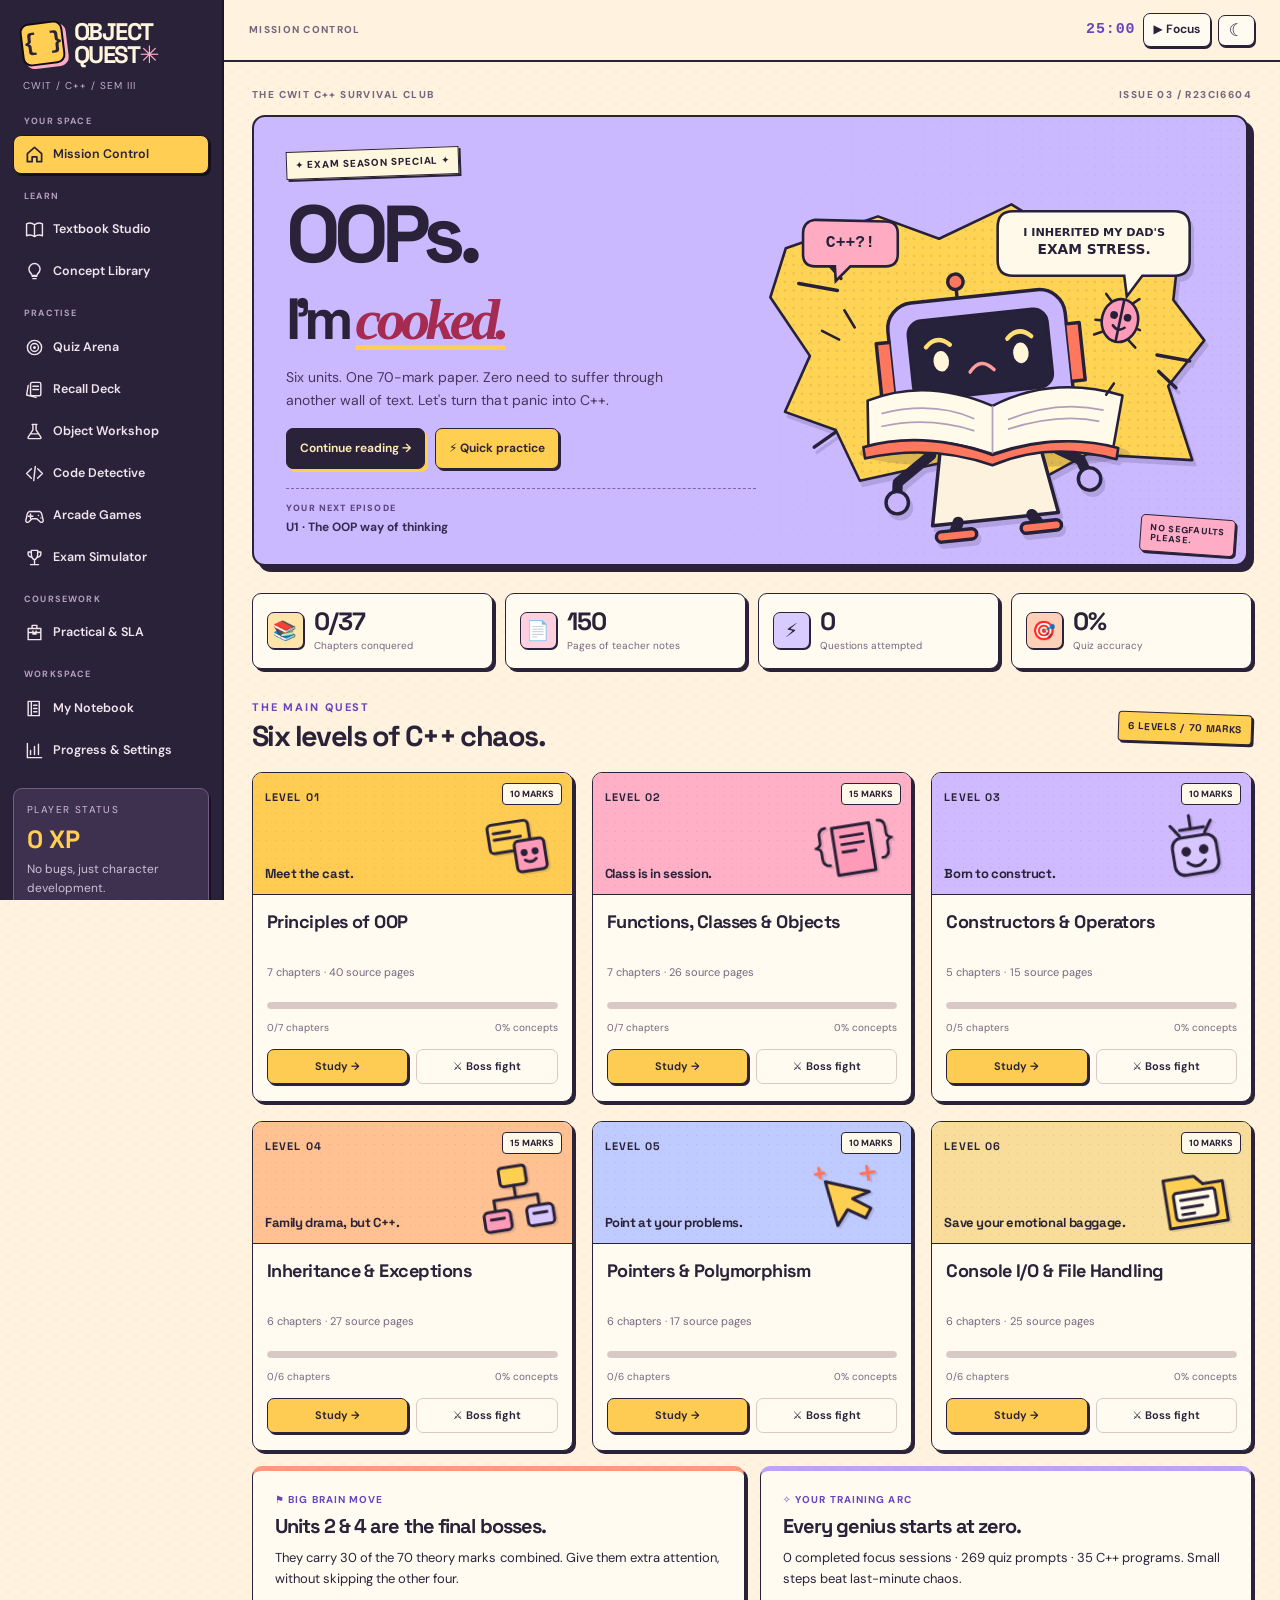
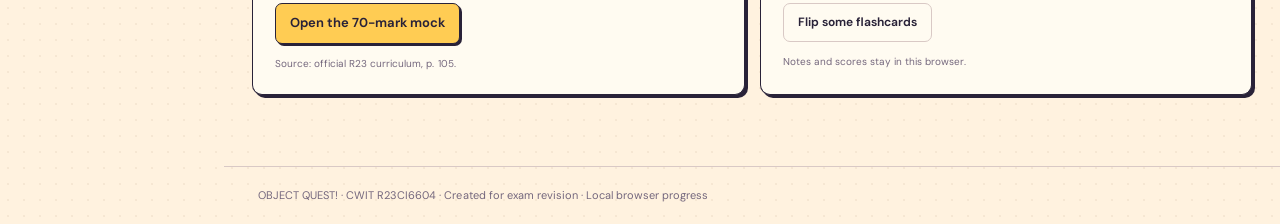
<file: oop-site/index.html>
<!doctype html><html lang="en"><head><meta charset="utf-8"><meta name="viewport" content="width=device-width,initial-scale=1"><meta name="theme-color" content="#292238"><title>OBJECT QUEST! — C++ Study Arcade</title><link rel="stylesheet" href="style.css?v=4"></head><body><aside id="sidebar"><a class="brand" href="#home"><span class="logo">{ }</span><span>OBJECT<br>QUEST<span class="brandstar">✳</span></span></a><div class="side-label">CWIT / C++ / SEM III</div><nav id="nav"></nav><div class="sidefoot"><span>PLAYER STATUS</span><b id="xp">0 XP</b><small>No bugs, just character development.</small></div></aside><div class="workspace"><header><button id="menu" aria-label="Open navigation" aria-expanded="false" aria-controls="sidebar">☰</button><span id="location">MISSION CONTROL</span><div class="headright"><span id="focus">25:00</span><button id="focusbtn">▶ Focus</button><button id="theme" aria-label="Toggle dark mode" aria-pressed="false">☾</button></div></header><main id="app"><p>Booting your C++ universe…</p></main><footer>OBJECT QUEST! · CWIT R23CI6604 · Created for exam revision · Local browser progress</footer></div><div id="menu-scrim" aria-hidden="true"></div><div id="mobile-nav" class="mobile-nav" aria-label="Quick navigation"></div><div id="toast" role="status" aria-live="polite"></div><script src="unit1.js"></script><script src="unit2.js"></script><script src="unit3.js"></script><script src="unit4.js"></script><script src="unit5.js"></script><script src="unit6.js"></script><script src="concepts.js"></script><script src="labs.js?v=2"></script><script src="chapters.js?v=2"></script><script src="app.js?v=4"></script></body></html>
</file>
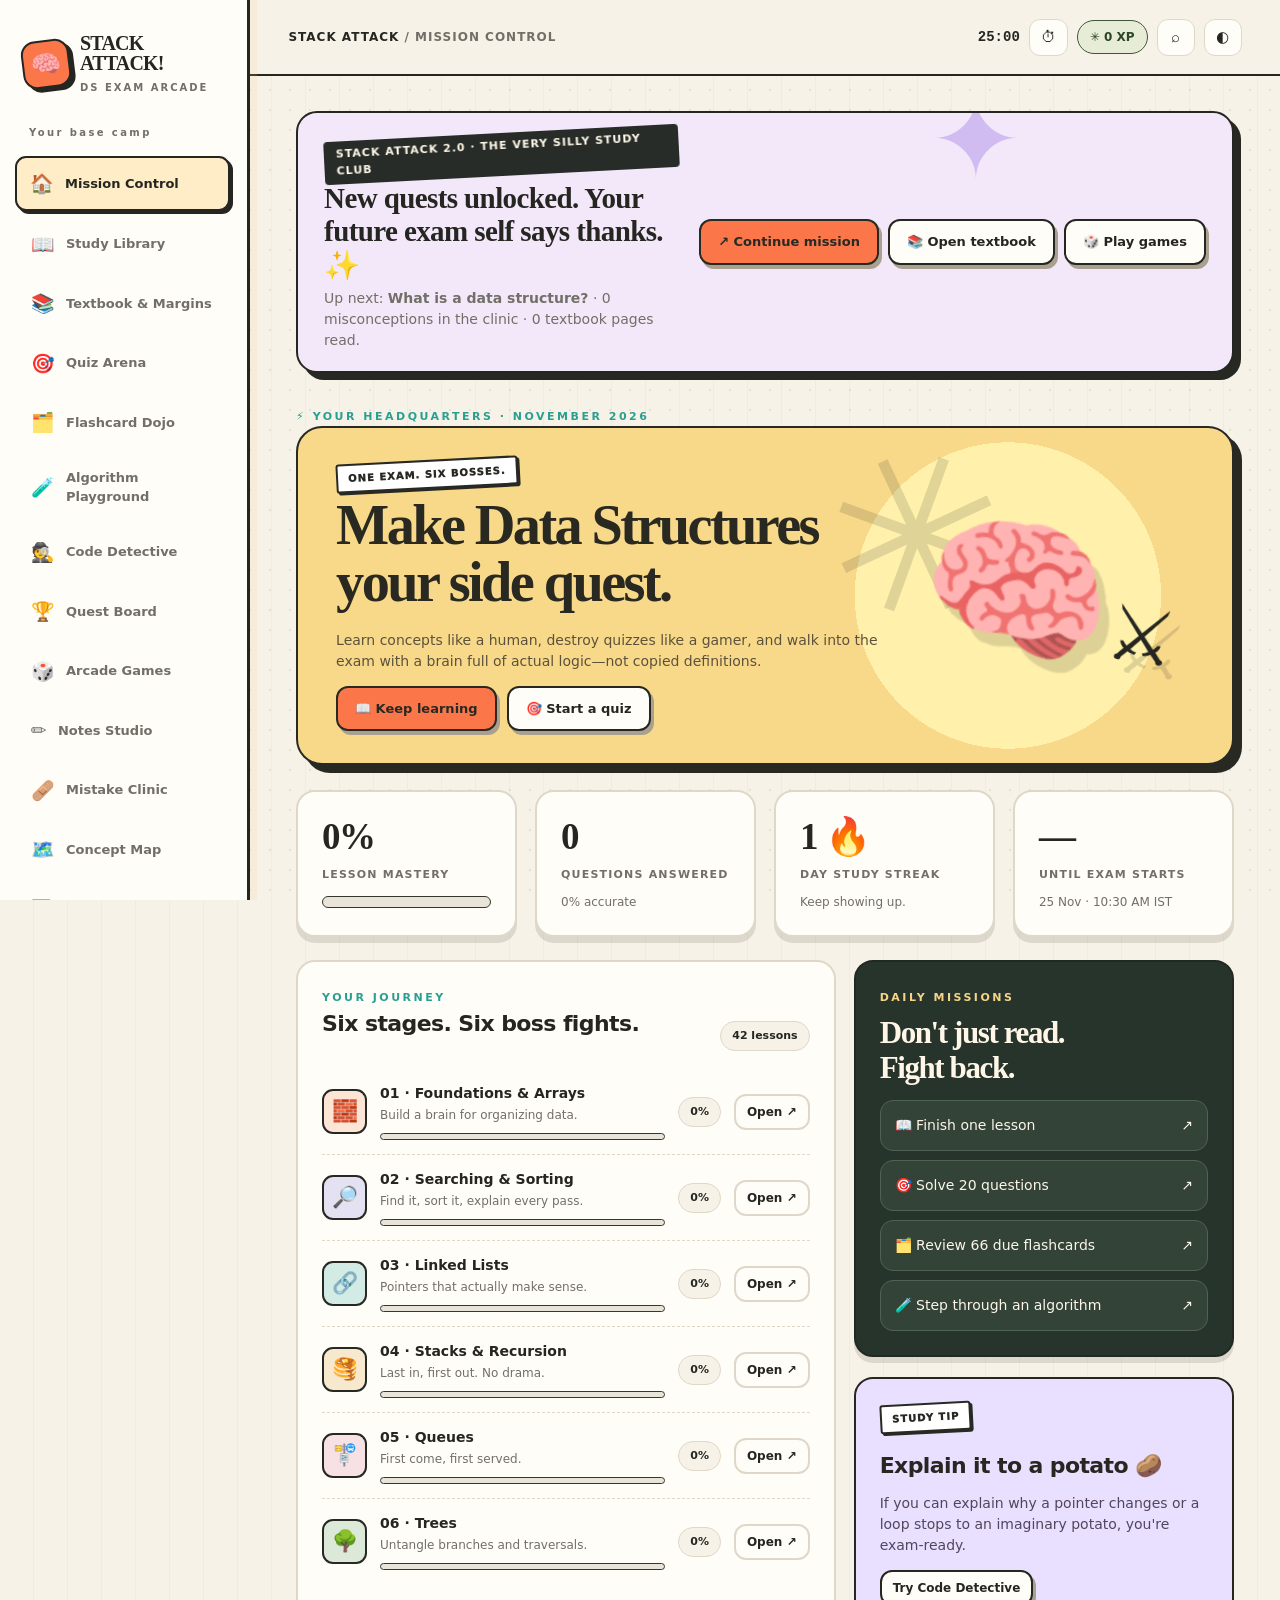
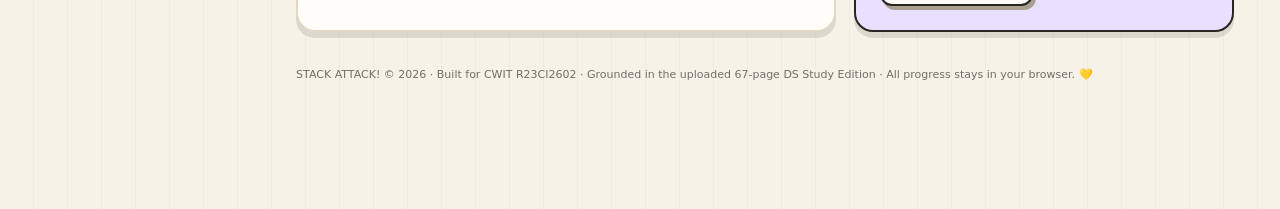
<file: stack-attack-site/index.html>
<!DOCTYPE html><html lang="en"><head><meta charset="UTF-8"><meta name="viewport" content="width=device-width, initial-scale=1.0"><meta name="theme-color" content="#f4efe3"><meta name="description" content="Stack Attack — an offline-first six-unit Data Structures study arcade with quizzes, visualizers, notes, flashcards and mock exams."><title>STACK ATTACK! · DS Exam Arcade</title><style>
:root{--paper:#f7f2e8;--surface:#fffdf8;--ink:#252621;--muted:#716f67;--line:#dfd7c8;--orange:#fb7749;--teal:#2a9f91;--violet:#8171d0;--yellow:#f4c252;--rose:#db7991;--dark:#242923;--shade:0 6px 0 rgba(39,38,30,.12);--shadow:0 20px 55px rgba(35,38,26,.09);--radius:19px}
*{box-sizing:border-box}html{scroll-behavior:smooth}body{background:var(--paper);color:var(--ink);font-family:ui-sans-serif,system-ui,-apple-system,'Segoe UI',sans-serif;margin:0;font-size:14px;line-height:1.5}body:before{content:"";position:fixed;inset:0;pointer-events:none;z-index:-1;background-image:radial-gradient(#9f917a2e 1px,transparent 1px);background-size:20px 20px}body.dark{--paper:#232620;--surface:#2e3129;--ink:#f3ede1;--muted:#b9b4a6;--line:#4d5045;--dark:#191c18;--shade:0 5px 0 rgba(0,0,0,.35);--shadow:0 20px 55px rgba(0,0,0,.22)}a{color:inherit}button,input,textarea,select{font:inherit}button{cursor:pointer}button:disabled{opacity:.43;cursor:not-allowed}.app{display:grid;grid-template-columns:250px minmax(0,1fr);min-height:100vh}.sidebar{position:sticky;top:0;height:100vh;overflow-y:auto;border-right:2px solid var(--line);background:var(--surface);padding:25px 16px;display:flex;flex-direction:column;gap:17px;z-index:11}.logo{display:flex;gap:10px;align-items:center;padding:8px 6px 13px;text-decoration:none}.logo-mark{width:48px;height:48px;background:var(--orange);color:#24251f;border:2px solid var(--ink);box-shadow:4px 4px 0 var(--ink);border-radius:14px;display:grid;place-items:center;font-size:24px;transform:rotate(-7deg)}.logo b{font-family:Georgia,serif;font-size:20px;letter-spacing:-.8px;display:block;line-height:1}.logo small{display:block;color:var(--muted);font-size:10px;letter-spacing:2px;text-transform:uppercase;font-weight:800;margin-top:7px}.nav-label{font-size:10px;font-weight:900;letter-spacing:2.4px;color:var(--muted);padding:0 13px}.nav{display:grid;gap:5px}.nav button{width:100%;display:flex;align-items:center;gap:11px;text-align:left;border:2px solid transparent;background:transparent;color:var(--muted);border-radius:11px;padding:11px 13px;font-size:13px;font-weight:750;transition:.15s}.nav button span{font-size:19px}.nav button:hover{background:var(--paper);color:var(--ink)}.nav button.active{background:#ffedc8;color:#252621;border-color:#252621;box-shadow:3px 3px 0 #252621;transform:translate(-1px,-1px)}.side-challenge{margin-top:auto;background:#e5ecdc;border:2px solid #283729;color:#24342c;border-radius:17px;padding:15px;transform:rotate(-1deg)}.side-challenge b{display:block;font-family:Georgia,serif;font-size:19px}.side-challenge p{font-size:12px;margin:6px 0 13px;color:#455548}.sidebar-footer{font-size:11px;color:var(--muted);text-align:center}.main-wrap{min-width:0}.topbar{height:76px;position:sticky;top:0;background:color-mix(in srgb,var(--paper) 92%,transparent);backdrop-filter:blur(15px);z-index:9;display:flex;align-items:center;justify-content:space-between;padding:0 clamp(16px,3vw,44px);border-bottom:1px solid var(--line);gap:12px}.crumb{font-size:12px;font-weight:850;letter-spacing:1px;text-transform:uppercase}.crumb span{color:var(--muted)}.top-actions{display:flex;align-items:center;gap:9px}.xp-pill{background:#e7ecd7;border:1.5px solid #3f5535;color:#2c452b;border-radius:99px;padding:7px 12px;font-weight:900;font-size:12px;white-space:nowrap}.mini-btn{border:1.5px solid var(--line);color:var(--ink);background:var(--surface);border-radius:11px;height:37px;min-width:38px;padding:0 11px;font-size:15px;display:inline-grid;place-items:center}.mini-btn:hover{border-color:var(--ink);transform:translateY(-1px)}.mob-menu{display:none}.page{max-width:1450px;margin:auto;padding:35px clamp(18px,3.6vw,54px) 90px;min-height:calc(100vh - 76px)}.eyebrow{display:inline-flex;align-items:center;gap:6px;text-transform:uppercase;font-size:11px;letter-spacing:2.5px;font-weight:900;color:var(--teal)}h1,h2,h3,h4,p{margin-top:0}h1,h2,.display{font-family:Georgia,'Times New Roman',serif;letter-spacing:-1.4px}h1{font-size:clamp(36px,4.4vw,68px);line-height:1.02;margin:8px 0 18px}h2{font-size:clamp(25px,2.7vw,41px);line-height:1.13;margin:0 0 15px}h3{font-size:22px;letter-spacing:-.6px;margin:0 0 11px}p{color:var(--muted)}.lead{font-size:16px;max-width:670px;line-height:1.7}.grid{display:grid;grid-template-columns:repeat(12,minmax(0,1fr));gap:18px}.span-12{grid-column:span 12}.span-8{grid-column:span 8}.span-7{grid-column:span 7}.span-6{grid-column:span 6}.span-5{grid-column:span 5}.span-4{grid-column:span 4}.span-3{grid-column:span 3}.card{background:var(--surface);border:2px solid var(--line);border-radius:var(--radius);padding:24px;box-shadow:var(--shade);min-width:0}.card.tight{padding:17px}.card.dark{background:#27342c;color:#fff6e8;border-color:#202a23}.card.dark p{color:#d3dbc9}.card.yellow{background:#ffdf83;color:#26251e;border-color:#252621}.card.lilac{background:#e9dfff;color:#292521;border-color:#292521}.card.peach{background:#ffe2ce;color:#292521;border-color:#292521}.card.turquoise{background:#d1ebe3;color:#292521;border-color:#292521}.hero{background:#f7d986;border:2px solid #282923;border-radius:26px;padding:32px 38px;position:relative;overflow:hidden;display:grid;grid-template-columns:minmax(0,1.6fr) minmax(200px,.8fr);align-items:center;min-height:265px;box-shadow:8px 8px 0 #282923}.hero:before{content:'✳';position:absolute;right:24%;top:-55px;font-size:220px;opacity:.14;transform:rotate(20deg)}.hero h1{max-width:720px;color:#292921}.hero p{color:#5c523c;max-width:550px}.hero-illustration{font-size:clamp(80px,12vw,180px);text-align:center;transform:rotate(9deg);filter:drop-shadow(12px 12px 0 #3b33272b);animation:bob 3s ease-in-out infinite alternate}.sticker{display:inline-block;font-size:10px;text-transform:uppercase;font-weight:950;letter-spacing:1px;border:2px solid #282923;color:#282923;background:#fff;padding:5px 10px;transform:rotate(-3deg);box-shadow:2px 2px 0 #282923;border-radius:3px}.btn{border:2px solid var(--ink);border-radius:12px;background:var(--ink);color:var(--surface);font-weight:900;padding:11px 17px;display:inline-flex;justify-content:center;align-items:center;gap:8px;box-shadow:3px 4px 0 #aaa08f;transition:.15s;text-decoration:none;font-size:13px}.btn:hover:not(:disabled){transform:translate(-1px,-2px);box-shadow:4px 6px 0 #aaa08f}.btn.orange{background:var(--orange);color:#282923;border-color:#282923}.btn.cream{background:#fffdf8;color:#262621;border-color:#262621}.btn.soft{background:var(--surface);color:var(--ink);border-color:var(--line);box-shadow:none}.btn.sm{padding:7px 11px;font-size:12px}.btn.wide{width:100%}.btn.ghost{background:transparent;border-color:var(--line);box-shadow:none;color:var(--ink)}.btn.selected{background:var(--yellow);color:#25251e}.row{display:flex;align-items:center;gap:10px;flex-wrap:wrap}.between{justify-content:space-between}.muted{color:var(--muted)}.sm{font-size:12px}.tiny{font-size:10px}.kpi{font-family:Georgia,serif;font-size:37px;font-weight:800;letter-spacing:-1.5px;line-height:1.15}.kpi-label{color:var(--muted);font-size:11px;letter-spacing:1.2px;text-transform:uppercase;font-weight:850;margin-top:8px}.meter{height:12px;border:1px solid #36362b;border-radius:12px;background:#e9e4d9;overflow:hidden}.meter>i{height:100%;display:block;background:var(--teal);border-radius:inherit;transition:width .4s}.unit-row{display:flex;gap:13px;align-items:center;padding:14px 0;border-bottom:1px dashed var(--line)}.unit-row:last-child{border-bottom:0}.unit-avatar{width:45px;height:45px;border:2px solid #272823;display:grid;place-items:center;border-radius:11px;font-size:21px;flex-shrink:0}.unit-info{flex:1;min-width:0}.unit-info b{display:block;font-size:14px}.unit-info small{font-size:12px;color:var(--muted)}.pill{border-radius:100px;padding:6px 11px;background:var(--paper);border:1px solid var(--line);font-size:11px;font-weight:800;white-space:nowrap}.tag{font-size:10px;letter-spacing:1.3px;text-transform:uppercase;font-weight:900;border:1px solid var(--line);padding:4px 7px;border-radius:5px;color:var(--muted)}.section-head{display:flex;align-items:end;justify-content:space-between;gap:14px;margin:36px 0 18px}.section-head p{margin:0}.progress-ring{width:100px;height:100px;display:grid;place-items:center;border-radius:50%;position:relative;background:conic-gradient(var(--teal) var(--deg),#d9d6ca 0)}.progress-ring:after{content:'';position:absolute;inset:12px;background:var(--surface);border-radius:50%}.progress-ring b{position:relative;z-index:1;font:800 25px Georgia,serif}.list{display:grid;gap:9px}.lesson-item,.mode-tile,.result-row{background:var(--surface);border:1.5px solid var(--line);border-radius:13px;padding:14px;display:flex;align-items:center;justify-content:space-between;gap:12px;text-align:left;width:100%;color:var(--ink)}.lesson-item:hover,.mode-tile:hover,.result-row:hover{border-color:var(--teal);transform:translateY(-1px)}.lesson-item b{font-size:14px}.lesson-item small{color:var(--muted);font-size:11px}.lesson-number{font-size:10px;font-weight:900;color:var(--muted);width:24px}.unit-tabs{display:flex;gap:7px;overflow-x:auto;padding:4px 1px 10px;scrollbar-width:thin;margin-bottom:13px}.unit-tab{flex-shrink:0;background:var(--surface);border:1.5px solid var(--line);border-radius:100px;padding:10px 14px;color:var(--ink);font-weight:750;font-size:12px}.unit-tab.active{background:#292c25;color:#fff;border-color:#292c25}.reader{display:grid;grid-template-columns:minmax(210px,.65fr) minmax(0,1.5fr);gap:20px}.reader .card{align-self:start}.lesson-body{padding:32px}.lesson-body h2{font-size:37px}.content-callout{padding:17px 19px;border-radius:13px;margin:20px 0;border-left:5px solid var(--teal);background:color-mix(in srgb,var(--teal) 9%,var(--surface))}.content-callout.warn{border-color:var(--orange);background:color-mix(in srgb,var(--orange) 9%,var(--surface))}.content-callout.violet{border-color:var(--violet);background:color-mix(in srgb,var(--violet) 9%,var(--surface))}.content-callout strong{display:block;font-size:12px;text-transform:uppercase;letter-spacing:1.4px;margin-bottom:8px}.content-callout p{margin:0;color:var(--ink)}.study-steps{counter-reset:step;display:grid;gap:10px;margin:17px 0}.study-steps>div{display:flex;align-items:start;gap:12px;background:var(--paper);padding:11px 13px;border-radius:10px}.study-steps>div:before{counter-increment:step;content:counter(step);min-width:23px;height:23px;border-radius:50%;background:var(--yellow);display:grid;place-items:center;border:1px solid var(--ink);font-size:11px;font-weight:900}.source-link{font-size:11px;color:#537c83;font-weight:800;text-decoration:underline;text-underline-offset:3px}.lesson-content{line-height:1.78;font-size:15px;color:var(--ink)}.codebox{border:2px solid #363d39;background:#232a27;color:#eef9e8;border-radius:13px;overflow:auto;position:relative}.codebox pre{margin:0;padding:18px;font-size:12px;line-height:1.7;tab-size:2;font-family:ui-monospace,SFMono-Regular,Consolas,monospace;white-space:pre;overflow:auto}.codebox .code-top{padding:10px 15px;border-bottom:1px solid #48524d;display:flex;justify-content:space-between;align-items:center;font-size:11px;color:#c1d7bd}.quiz-layout{display:grid;grid-template-columns:minmax(0,1.7fr) 290px;gap:20px}.quiz-question{font-family:Georgia,serif;font-size:clamp(23px,3vw,34px);line-height:1.35;letter-spacing:-.5px;margin:23px 0}.options{display:grid;gap:10px;margin:19px 0}.option{border:2px solid var(--line);border-radius:13px;padding:15px 17px;display:flex;gap:13px;align-items:center;text-align:left;background:var(--surface);color:var(--ink);width:100%;font-weight:700;transition:.1s}.option:hover{border-color:var(--violet)}.option .key{width:31px;height:31px;background:var(--paper);border:1px solid var(--line);border-radius:8px;display:grid;place-items:center;font-size:11px;flex-shrink:0}.option.chosen{border-color:#393630;background:#fff0bf;color:#24241f}.option.correct{border-color:#14846a;background:#d6f1e5;color:#17382f}.option.wrong{border-color:#d45753;background:#ffe0d8;color:#582c22}.feedback{padding:17px;border:1.5px solid var(--line);border-radius:14px;background:var(--paper)}.field{background:var(--surface);border:1.5px solid var(--line);border-radius:12px;color:var(--ink);padding:11px 13px;outline:none;max-width:100%;min-width:0}.field:focus{border-color:var(--teal);box-shadow:0 0 0 3px #48b3a71b}select.field{cursor:pointer}.textarea{width:100%;min-height:190px;line-height:1.7;resize:vertical}.field.wide{width:100%}.choicebar{display:flex;gap:10px;flex-wrap:wrap}.quiz-progress{display:flex;gap:4px;margin:18px 0}.quiz-progress i{display:block;height:7px;flex:1;max-width:30px;border-radius:8px;background:var(--line)}.quiz-progress i.done{background:var(--teal)}.quiz-progress i.current{background:var(--orange)}.flashcard{min-height:320px;border:2px solid #242923;border-radius:22px;background:#dfe9d5;padding:35px;display:flex;align-items:center;justify-content:center;text-align:center;flex-direction:column;box-shadow:8px 8px 0 #292c25;cursor:pointer;transform:rotate(-.6deg)}.flashcard.flipped{background:#ffebbd}.flashcard h2{font-size:clamp(27px,3.3vw,46px)}.flashcard .subtitle{text-transform:uppercase;letter-spacing:2px;font-size:11px;font-weight:850;color:#667067}.labbar{display:flex;align-items:center;justify-content:center;gap:9px;min-height:285px;overflow-x:auto;padding:30px 10px;align-items:flex-end}.labcell{min-width:48px;display:flex;flex-direction:column;align-items:center;gap:5px;transition:all .25s}.labcell .bar{width:100%;min-height:45px;border:2px solid #27312d;border-radius:9px 9px 5px 5px;background:#b8ded5;display:grid;place-items:end center;padding-bottom:7px;color:#25302a;font-weight:950;transition:.25s}.labcell.active .bar{background:#ffbb62;transform:translateY(-8px)}.labcell.match .bar{background:#7dd2a8}.labcell.dim .bar{opacity:.35}.labcell small{color:var(--muted);font-size:10px;font-weight:800}.trace-desc{background:#fff1c9;border:1.5px solid #292821;color:#393327;border-radius:12px;padding:16px;font-weight:700}.trace-desc small{display:block;color:#776247;margin-top:6px}.code-lines{border:1px solid #48524d;border-radius:11px;background:#232a27;color:#d9e5d5;overflow:auto;padding:9px 0}.code-line{width:100%;display:flex;gap:14px;padding:7px 14px;text-align:left;border:0;background:transparent;color:inherit;font-family:ui-monospace,SFMono-Regular,Consolas,monospace;font-size:12px;line-height:1.65;white-space:pre}.code-line:hover{background:#39413c}.code-line.current{background:#4b583e;color:#f8f1d2}.code-line i{font-style:normal;color:#96a29a;min-width:20px;text-align:right;user-select:none}.note-paper{background:repeating-linear-gradient(var(--surface),var(--surface) 29px,color-mix(in srgb,var(--teal) 16%,var(--surface)) 30px);border:1.5px solid var(--line);border-radius:13px;padding:20px;min-height:190px}.note-paper textarea{border:0;background:transparent;width:100%;min-height:130px;line-height:30px;resize:vertical;outline:none;color:var(--ink)}.empty{padding:38px;text-align:center;border:2px dashed var(--line);border-radius:17px;color:var(--muted)}.inline-stat{font-size:28px;font-weight:900;font-family:Georgia,serif}.heatmap{display:grid;grid-template-columns:repeat(14,1fr);gap:5px}.heatmap span{aspect-ratio:1;border-radius:4px;background:#e3dfd6;border:1px solid #d2cdc0}.heatmap span.l1{background:#b7dccc}.heatmap span.l2{background:#78b5a3}.heatmap span.l3{background:#2b9f8c}.heatmap span.l4{background:#1b6758}.toast{position:fixed;bottom:25px;right:25px;max-width:400px;z-index:99;background:#292e28;color:#fff;border:2px solid #f0e6cc;box-shadow:5px 5px 0 #917b57;border-radius:12px;padding:14px 18px;font-weight:750;animation:slidein .2s}.modal-back{position:fixed;inset:0;background:#151c18b8;backdrop-filter:blur(7px);z-index:60;display:grid;place-items:start center;padding:10vh 14px;overflow-y:auto}.modal{background:var(--surface);border:2px solid var(--ink);border-radius:20px;max-width:720px;width:100%;box-shadow:12px 12px 0 #20241d;padding:23px;max-height:82vh;overflow-y:auto}.kbd{display:inline-grid;place-items:center;padding:2px 6px;border-radius:4px;border:1px solid var(--line);background:var(--paper);font-size:10px;font-weight:800}.confetti{position:fixed;inset:0;pointer-events:none;z-index:95;overflow:hidden}.confetti i{position:absolute;width:9px;height:14px;animation:fall 1.8s ease-in forwards}.chart-bar{display:flex;align-items:center;gap:10px;margin:11px 0}.chart-bar b{min-width:80px;font-size:11px}.chart-bar .meter{flex:1}.accordion{border:1.5px solid var(--line);border-radius:12px;margin-bottom:10px;overflow:hidden}.accordion summary{cursor:pointer;padding:15px 17px;font-weight:850}.accordion>div{padding:0 17px 17px}.timeline{border-left:2px dashed var(--line);padding-left:19px;display:grid;gap:14px}.timeline>div{position:relative}.timeline>div:before{content:'';position:absolute;left:-25px;top:4px;background:var(--orange);width:10px;height:10px;border-radius:50%;border:2px solid var(--ink)}.ref-diagram{display:flex;align-items:center;flex-wrap:wrap;gap:4px;padding:18px;border:1px dashed var(--line);border-radius:12px}.node{border:2px solid var(--ink);padding:8px;border-radius:5px;background:#d6e8df;font-weight:900;color:#25251f}.arrow{font-size:24px;color:var(--teal)}.footer{padding:35px 0;color:var(--muted);font-size:11px}.focus-widget{display:flex;gap:9px;align-items:center}.focus-time{font-family:ui-monospace,monospace;font-weight:900;font-size:14px}.focus-active{color:var(--orange)}.hidden{display:none!important}
@keyframes bob{to{transform:translateY(-15px) rotate(-7deg)}}@keyframes slidein{from{transform:translateY(30px);opacity:0}}@keyframes fall{to{transform:translateY(110vh) rotate(720deg);opacity:0}}@media(max-width:1150px){.app{grid-template-columns:210px minmax(0,1fr)}.sidebar{padding:18px 11px}.grid{gap:13px}.span-3{grid-column:span 6}.span-4{grid-column:span 6}.reader{grid-template-columns:220px minmax(0,1fr)}}@media(max-width:850px){.app{display:block}.sidebar{position:fixed;left:0;top:0;bottom:0;width:270px;transform:translateX(-105%);transition:transform .2s;box-shadow:8px 0 35px #0002}.sidebar.open{transform:translateX(0)}.mob-menu{display:inline-grid}.topbar{height:65px;padding:0 15px}.page{padding:25px 15px 80px}.hero{padding:23px;grid-template-columns:1fr auto}.hero-illustration{font-size:86px}.reader{grid-template-columns:1fr}.reader .lesson-list{max-height:260px;overflow:auto}.quiz-layout{grid-template-columns:1fr}.sidebar-footer{display:none}}@media(max-width:580px){.span-8,.span-7,.span-6,.span-5,.span-4,.span-3{grid-column:span 12}.hero{grid-template-columns:1fr}.hero-illustration{display:none}.hero h1{font-size:43px}.card{padding:18px}.lesson-body{padding:22px}.lesson-body h2{font-size:30px}.section-head{flex-direction:column;align-items:start}.top-actions .xp-pill{display:none}.top-actions .focus-widget{display:none}.labcell{min-width:35px}.labbar{gap:5px}.btn{padding:10px 12px}.modal{padding:16px}.kpi{font-size:31px}.logo b{font-size:19px}}

/* STACK ATTACK 2.0 · The textbook laboratory */
:root{--scribble:#40372e;--highlighter:#ffd870;--mint:#9bded0;--pink:#ffc7d6;--blue:#c6d7ff}
body{background-color:var(--paper);background-image:linear-gradient(90deg,transparent 98.5%,rgba(173,123,105,.07) 98.5%);background-size:34px 34px}
.sidebar{border-right:3px solid var(--ink);box-shadow:7px 0 0 #efc98626}.nav button{position:relative}.nav button:before{content:'';position:absolute;left:5px;bottom:5px;width:0;height:3px;background:var(--orange);transition:width .18s}.nav button:not(.active):hover:before{width:calc(100% - 10px)}
.topbar{border-bottom:2px solid var(--ink)}.page{max-width:1610px}.hero{background:radial-gradient(circle at 76% 50%,#fff1ab 0 21%,transparent 21%),#f8d98a}.hero h1{letter-spacing:-2.6px}
.card{transition:transform .15s,box-shadow .15s}.card:hover:not(.lesson-body):not(.tb-page):not(.tb-note-pane){box-shadow:4px 6px 0 #58483212}
.hand{font-family:Georgia,'Times New Roman',serif;font-style:italic;font-weight:800}.ink-stamp{display:inline-block;background:#282c29;color:#fff9e8;transform:rotate(-3deg);padding:5px 12px;border-radius:4px;font-size:11px;letter-spacing:1px;font-weight:900;text-transform:uppercase}
.play-strip{border:2px solid var(--ink);border-radius:21px;background:#f3e8fa;box-shadow:7px 7px 0 #262821;display:grid;grid-template-columns:1fr auto;gap:20px;padding:20px 26px;margin-bottom:32px;position:relative;overflow:hidden;align-items:center}
.play-strip:after{content:'✦';font-size:110px;color:#ba9fea;position:absolute;right:210px;top:-55px;opacity:.6}.play-strip h3{font:900 clamp(20px,2.3vw,29px) Georgia,serif;margin:6px 0}.play-strip p{margin:0}.play-cta{display:flex;gap:9px;z-index:1;flex-wrap:wrap}
.doodle-icon{font-size:55px;filter:drop-shadow(4px 5px 0 #201f192b);animation:bob 2.5s ease-in-out alternate infinite}
.tb-banner{background:#d4e9dc;border:2px solid #2a312b;color:#252a25;border-radius:22px;box-shadow:7px 7px 0 #2a3029;padding:25px 30px;display:flex;gap:30px;justify-content:space-between;align-items:center;margin-bottom:27px;position:relative;overflow:hidden}
.tb-banner:after{content:'✎';font-size:140px;position:absolute;right:150px;bottom:-75px;transform:rotate(-20deg);opacity:.14;pointer-events:none}.tb-banner h1{font-size:clamp(36px,3.5vw,57px);color:#243128;margin:6px 0}.tb-banner p{color:#48594d;margin:0;max-width:580px}.tb-badge{display:inline-flex;align-items:center;gap:8px;padding:9px 13px;border:2px dashed #435747;border-radius:13px;background:#f5fff0;font-weight:900;font-size:12px;color:#2b4734;white-space:nowrap}
.tb-workspace{display:grid;grid-template-columns:minmax(205px,225px) minmax(0,1fr) minmax(248px,285px);gap:14px;align-items:start}.tb-side,.tb-note-pane{background:var(--surface);border:2px solid var(--line);border-radius:15px;padding:15px;box-shadow:3px 4px 0 #29282112;min-width:0}.tb-side{position:sticky;top:92px;max-height:calc(100vh - 113px);overflow-y:auto}.tb-note-pane{position:sticky;top:92px;max-height:calc(100vh - 113px);overflow-y:auto}.tb-workspace.reader-focus{grid-template-columns:minmax(0,1fr)}.reader-focus .tb-side,.reader-focus .tb-note-pane{display:none}.reader-focus .tb-main{max-width:940px;margin:auto;width:100%}
.tb-main{min-width:0}.tb-toolbar{display:flex;flex-wrap:wrap;gap:7px;align-items:center;margin-bottom:11px;background:var(--surface);border:1.5px solid var(--line);border-radius:12px;padding:10px;position:sticky;top:82px;z-index:3;box-shadow:0 5px 20px #27231a10}
.tb-toolbar .btn{padding:8px 10px;font-size:11px;box-shadow:none}.tb-toolbar .btn.active{background:#e9dafe;border-color:#362d42;color:#362d42}
.tb-search{margin:7px 0 12px;width:100%;font-size:12px}.tb-nav-title{letter-spacing:1.3px;text-transform:uppercase;font-size:10px;color:var(--muted);font-weight:900;margin:17px 0 7px}
.tb-chapter{width:100%;display:flex;align-items:center;gap:9px;border:1.5px solid transparent;border-radius:9px;padding:10px 8px;background:transparent;color:var(--ink);text-align:left;font-size:12px;font-weight:800}.tb-chapter:hover{background:var(--paper)}.tb-chapter.active{border-color:#394638;background:#d9ecd9;color:#2c342a}.tb-chapter span{font-size:19px}
.tb-pageitem{border:0;background:transparent;width:100%;text-align:left;display:flex;gap:8px;padding:9px 7px;border-radius:7px;color:var(--muted);font-size:11px;cursor:pointer}.tb-pageitem:hover{background:var(--paper);color:var(--ink)}.tb-pageitem.active{font-weight:900;background:#ffeab5;color:#322c20}.tb-pageitem b{font-family:ui-monospace,monospace;font-size:10px;min-width:20px}.tb-results{max-height:300px;overflow:auto}
.tb-page{background:#fffef9;color:#2b2d26;border:1.5px solid #d5c6ac;border-radius:8px;padding:clamp(22px,3vw,52px);box-shadow:0 6px 0 #dfd4be,0 28px 50px #41351e18;min-height:600px;position:relative;font-size:var(--tb-font,16px);line-height:1.84}
.tb-page:before{content:'';position:absolute;left:20px;top:0;bottom:0;border-left:1px solid #e4b1ad}.tb-page:after{content:attr(data-pagenum);position:absolute;bottom:20px;right:38px;font-size:14px;font-family:Georgia,serif;color:#b0a38d}.tb-page-head{display:flex;align-items:center;justify-content:space-between;gap:8px;border-bottom:2px solid #292c28;padding-bottom:20px;margin-bottom:26px;font-size:11px;font-weight:900;letter-spacing:1.6px;text-transform:uppercase;color:#696856}
.tb-page h2{font-size:clamp(26px,2.4vw,40px);letter-spacing:-1.2px;color:#282822;margin-bottom:24px}.tb-para{margin-bottom:13px;white-space:pre-wrap;overflow-wrap:anywhere;user-select:text}.tb-para.kind-h{font-family:Georgia,serif;font-size:1.13em;font-weight:800;line-height:1.55;margin-top:23px;color:#302e29}.tb-para.kind-code{background:#28332d;color:#f5f5e8;font:500 .78em/1.75 ui-monospace,Consolas,monospace;padding:15px;border-radius:9px;white-space:pre;overflow:auto;border-left:6px solid #eead68}.tb-para.kind-p::selection,.tb-para.kind-h::selection{background:#ffca5b;color:#292623}
.tb-mark{background:#ffd665;border-radius:3px;box-shadow:inset 0 -.2em #efbc4d77;cursor:pointer;padding:0 2px}.tb-mark.green{background:#acdfc4;box-shadow:none}.tb-mark.pink{background:#ffbfcb;box-shadow:none}.tb-mark.blue{background:#b9d8ff;box-shadow:none}.tb-original{border:2px solid #9c968a;border-radius:10px;overflow:hidden;background:#e8e7e2}.tb-original iframe{display:block;width:100%;height:72vh;min-height:600px;border:0}
.tb-pagination{display:flex;justify-content:space-between;align-items:center;gap:10px;margin:22px 0 5px}
.tb-scribble-note{background:#fff2b8;color:#352f21;border:1.5px solid #6c5b35;border-radius:4px;padding:13px 14px;box-shadow:3px 3px 0 #a58c5760;margin-bottom:12px;transform:rotate(-.5deg);font-size:12px}.tb-scribble-note b{display:block;font-size:12px;margin-bottom:7px}.tb-scribble-note p{margin:3px 0 8px;color:#524530;white-space:pre-wrap;line-height:1.5}.tb-scribble-note.pink{background:#ffdeea}.tb-scribble-note.green{background:#def3e6}.tb-scribble-note.blue{background:#dce9ff}
.tb-inline-q{border:1.5px solid #8d71b5;border-radius:11px;background:#f2eaff;color:#29243a;padding:15px;margin:10px 0}.tb-inline-q p{color:#4b3c5e}.tb-inline-q button{font-size:11px;display:block;width:100%;text-align:left;border:1px solid #c3b4d3;background:#fff;color:#332740;border-radius:7px;margin:5px 0;padding:8px 10px}.tb-inline-q button.good{background:#cef0d5;border-color:#29845c}.tb-inline-q button.bad{background:#ffd9d9;border-color:#c45b54}
.tb-selectbar{position:sticky;top:140px;z-index:4;background:#292b27;color:#fff6e5;border:2px solid #f5cc85;border-radius:12px;padding:12px;box-shadow:5px 6px 0 #0002;margin-bottom:11px}.tb-selectbar small{display:block;color:#e7d5b0}.tb-color{width:24px;height:24px;flex-shrink:0;border-radius:50%;border:2px solid #443c31;cursor:pointer}.tb-color.selected{outline:3px solid #ec9a65;outline-offset:2px}
.tb-helpbox{background:#f2dff5;border:2px dashed #9070a7;border-radius:13px;color:#382b3c;padding:14px;margin-bottom:16px}.tb-helpbox p{color:#564760;font-size:12px;line-height:1.6}
.tb-readprogress{height:6px;background:#ddd7ca;overflow:hidden;border-radius:7px;margin:9px 0}.tb-readprogress i{display:block;height:100%;background:#30a28c}
.tb-sourcefoot{font-size:11px;color:#7e7a6c;padding:19px 0;margin-top:20px;border-top:1px solid #ded5c2}
.quest-layout{display:grid;grid-template-columns:repeat(12,minmax(0,1fr));gap:18px}.quest-banner{grid-column:span 12;background:#e1e9ff;border:2px solid #302d3e;border-radius:21px;padding:24px;display:flex;gap:20px;align-items:center;justify-content:space-between;box-shadow:7px 7px 0 #353244}
.quest-tile{grid-column:span 4;background:var(--surface);border:2px solid var(--ink);box-shadow:5px 5px 0 var(--ink);border-radius:15px;padding:20px;position:relative;overflow:hidden}.quest-tile h3{margin:12px 0 5px}.quest-tile p{font-size:12px}.quest-tile .quest-icon{font-size:36px}.quest-tile.complete{background:#d5f2db;color:#253d30}.quest-tile.complete:after{content:'CLEARED ✓';font-size:11px;font-weight:1000;position:absolute;top:17px;right:-38px;background:#238657;color:white;padding:7px 40px;transform:rotate(35deg)}
.boss-grid{display:grid;grid-template-columns:repeat(3,minmax(0,1fr));gap:13px}.boss-card{background:var(--surface);border:2px solid #272b26;padding:21px 16px;border-radius:16px;box-shadow:4px 5px 0 #262c27;position:relative}.boss-card.cleared{background:#d8efde}.boss-head{font-size:46px;display:inline-block;filter:drop-shadow(4px 4px 0 #322b2930);transform:rotate(-7deg)}.boss-card h3{margin-top:14px;font-size:20px}
.game-switch{display:flex;flex-wrap:wrap;gap:8px;margin:18px 0}.game-switch button{font-weight:900;padding:12px 16px;border:2px solid #2e2f2a;border-radius:10px;background:var(--surface);color:var(--ink)}.game-switch button.active{background:#ffcc73;color:#29251f;box-shadow:3px 4px 0 #272822}.game-stage{min-height:430px;background:var(--surface);border:2px solid var(--ink);border-radius:21px;padding:clamp(17px,3vw,36px);box-shadow:7px 8px 0 #262921;position:relative}.game-headline{font:900 clamp(27px,3.7vw,46px) Georgia,serif;line-height:1.1;letter-spacing:-1.4px}.game-tiles{display:grid;grid-template-columns:repeat(4,minmax(0,1fr));gap:10px;margin:27px 0}.game-tile{border:2px solid var(--ink);background:#fff4d6;color:#2a2924;border-radius:11px;min-height:107px;padding:12px 8px;box-shadow:3px 3px 0 var(--ink);font-size:12px;font-weight:800;overflow-wrap:anywhere}.game-tile.term{background:#f6d5ea}.game-tile.def{background:#d8efe6}.game-tile.selected{outline:4px solid #a07ddd;transform:scale(.98)}.game-tile.matched{background:#c3efb8;opacity:.55;box-shadow:none;cursor:default}.game-reorder{display:grid;gap:8px;margin:22px 0}.game-orderitem{background:#ffecbe;color:#2e3029;border:2px solid #3c3227;border-radius:12px;padding:13px;display:flex;align-items:center;justify-content:space-between;gap:10px}.game-orderitem b{width:28px;height:28px;display:grid;place-items:center;background:#fffefa;border-radius:7px}.game-orderitem span{flex:1}.game-orderitem button{background:#fff;border:1px solid #6b5d45;border-radius:7px;font-size:18px;width:32px;height:32px}
.game-warning{padding:13px;background:#ffdbbb;color:#3b2a1c;border:2px dashed #de9557;border-radius:11px;margin:18px 0}.game-good{padding:15px;border:2px solid #2b8e65;border-radius:11px;background:#ddf7e6;color:#244632}.game-bad{padding:15px;border:2px solid #bb6c55;border-radius:11px;background:#ffdfd2;color:#583222}.game-timer{font:900 27px ui-monospace,monospace;color:var(--orange);background:var(--ink);padding:11px 16px;border-radius:10px}.game-timer.low{color:#e54942;animation:pulse .5s alternate infinite}.game-question{font:800 clamp(22px,2.4vw,30px) Georgia,serif;margin:22px 0;line-height:1.4}.game-answer{display:grid;grid-template-columns:repeat(2,minmax(0,1fr));gap:11px}.game-answer button{padding:17px;border:2px solid var(--line);border-radius:11px;background:var(--surface);color:var(--ink);font-size:14px;text-align:left;font-weight:750}.game-answer button:hover{border-color:var(--orange);background:#fff4c6;color:#282821}
.journal-card{background:var(--surface);border:1.5px solid var(--line);border-left:7px solid #d7756a;border-radius:11px;padding:17px;margin:12px 0}.journal-card h3{font-size:18px}.journal-card .why{background:#dff0e8;color:#2d4b3e;border-radius:9px;padding:12px;margin:12px 0}.journal-card .why p{color:#365447;font-size:12px;margin:0}.journal-empty{padding:60px 20px;text-align:center;background:#e4eddf;border:2px dashed #7a9980;border-radius:21px}.journal-empty span{font-size:73px}
.map-stage{position:relative;min-height:570px;border:2px solid var(--ink);border-radius:21px;background:radial-gradient(circle,#a1a5a85c 1px,transparent 1px) 0 0/22px 22px,var(--surface);box-shadow:7px 7px 0 var(--ink);padding:30px}.map-centre{text-align:center;margin:18px auto 25px;padding:21px;border:3px solid #2a302c;border-radius:14px;background:#ffcc79;width:max-content;max-width:100%;box-shadow:5px 5px 0 #2a302c;font-family:Georgia,serif;font-size:26px;font-weight:900}.map-nodes{display:grid;grid-template-columns:repeat(3,1fr);gap:19px}.map-node{background:var(--surface);border:2px solid #2c3028;border-radius:16px;padding:21px 14px;text-align:left;box-shadow:5px 5px 0 #2c3028;position:relative;color:var(--ink)}.map-node:hover{transform:translateY(-5px)}.map-node .n{font-size:37px}.map-node strong{display:block;font-family:Georgia,serif;font-size:20px;margin:8px 0}.map-node small{font-size:11px;color:var(--muted)}.map-detail{border:2px solid #2e3130;border-radius:15px;padding:20px;margin-top:20px;background:#ecf0df;color:#2d3529}
.notes-added{display:grid;grid-template-columns:1fr 1fr;gap:13px;margin-top:20px}.note-preview{white-space:pre-wrap;min-height:240px;line-height:1.8;font-size:13px;padding:20px;background:#fffcf0;border-radius:11px;color:#343329;border:1px dashed #af9271;overflow-wrap:anywhere}.note-index{border:1px solid var(--line);padding:14px;border-radius:12px;background:var(--surface)}.note-index button{border:0;background:transparent;padding:8px;text-align:left;display:block;width:100%;color:var(--ink)}.note-index button:hover{background:var(--paper)}
@keyframes pulse{to{transform:scale(1.04);opacity:.75}}@media(max-width:1340px){.tb-workspace{grid-template-columns:minmax(180px,220px) minmax(0,1fr)}.tb-note-pane{position:static;grid-column:2;max-height:none}.tb-side{grid-row:span 2}.tb-banner h1{font-size:42px}}@media(max-width:960px){.tb-workspace{grid-template-columns:1fr}.tb-side,.tb-note-pane{position:static;max-height:none;grid-row:auto;grid-column:auto}.tb-side{max-height:280px}.quest-tile{grid-column:span 6}.boss-grid{grid-template-columns:repeat(2,1fr)}.map-nodes{grid-template-columns:repeat(2,1fr)}}@media(max-width:680px){.tb-banner{padding:20px;display:block}.tb-badge{margin-top:16px}.tb-page{min-height:420px;padding:22px 22px 50px}.tb-page:before{left:10px}.tb-toolbar{top:64px}.play-strip{grid-template-columns:1fr}.quest-tile{grid-column:span 12}.boss-grid,.map-nodes,.game-answer,.notes-added{grid-template-columns:1fr}.game-tiles{grid-template-columns:repeat(2,1fr)}.game-stage{padding:17px}.tb-original iframe{height:65vh;min-height:400px}.tb-banner h1{font-size:39px}.play-strip:after{display:none}}
@media(prefers-reduced-motion:reduce){.doodle-icon,.game-timer.low{animation:none}}

</style></head><body><div id="app"><div class="app"><aside class="sidebar" id="sidebar"><a class="logo" href="#" data-nav="dashboard"><div class="logo-mark">🧠</div><div><b>STACK<br>ATTACK!</b><small>DS Exam Arcade</small></div></a><div class="nav-label">Your base camp</div><nav class="nav" id="nav"></nav><div class="side-challenge"><span class="sticker">EXAM BOSS FIGHT</span><b>25 NOV · 10:30</b><p>Six units. One big brain. A ridiculous amount of practice.</p><button class="btn cream sm wide" data-nav="exam">Enter mock exam ↗</button></div><div class="sidebar-footer">Built for CWIT · Semester III<br>Study hard, panic less ✨</div></aside><div class="main-wrap"><header class="topbar"><div class="row"><button class="mini-btn mob-menu" data-action="toggle-sidebar">☰</button><div class="crumb">STACK ATTACK <span> / </span><span id="crumb">MISSION CONTROL</span></div></div><div class="top-actions"><div class="focus-widget"><span class="focus-time" id="focus-time">25:00</span><button class="mini-btn" title="Focus timer" data-action="focus-toggle">⏱</button></div><div class="xp-pill" id="xp-pill">✳ 0 XP</div><button class="mini-btn" title="Search (Ctrl+K)" data-action="search-modal">⌕</button><button class="mini-btn" title="Dark mode" data-action="theme-toggle">◐</button></div></header><main class="page" id="page"></main></div></div><div id="modal-root"></div><div id="toast-root"></div><div id="confetti-root"></div><input class="hidden" id="import-file" type="file" accept="application/json"></div><script>
const UNITS=[
 {id:1,name:'Foundations & Arrays',short:'Arrays',emoji:'🧱',color:'#f48b57',range:'4–10',tagline:'Build a brain for organizing data.',boss:'The Array Goblin'},
 {id:2,name:'Searching & Sorting',short:'Search + Sort',emoji:'🔎',color:'#7d75d8',range:'11–20',tagline:'Find it, sort it, explain every pass.',boss:'The Chaos Gremlin'},
 {id:3,name:'Linked Lists',short:'Linked Lists',emoji:'🔗',color:'#2fa69c',range:'21–28',tagline:'Pointers that actually make sense.',boss:'The Pointer Phantom'},
 {id:4,name:'Stacks & Recursion',short:'Stacks',emoji:'🥞',color:'#d49a30',range:'29–37',tagline:'Last in, first out. No drama.',boss:'The Recursion Dragon'},
 {id:5,name:'Queues',short:'Queues',emoji:'🚏',color:'#df7897',range:'38–44',tagline:'First come, first served.',boss:'The Queue Kraken'},
 {id:6,name:'Trees',short:'Trees',emoji:'🌳',color:'#609c60',range:'46–54',tagline:'Untangle branches and traversals.',boss:'The BST Beast'}
];
function L(u,p,title,summary,analogy,steps,why,trap,exam,code='') {return {id:'u'+u+'l'+(LESSONS.filter(x=>x.unit===u).length+1),unit:u,page:p,title,summary,analogy,steps:steps.split('|'),why,trap,exam,code};}
const LESSONS=[];
function lesson(...args){LESSONS.push(L(...args));}
lesson(1,4,'What is a data structure?','A data structure organizes data in memory so operations such as access, insertion, deletion and searching are predictable and efficient. It is not the same thing as a data type or an algorithm.','A college library needs shelves and an index; loose books are still books, but impossible to find quickly.','Data type = kind of single value (int, char)|Data structure = arrangement and relationships between values|Algorithm = finite instructions that operate on those values','Different jobs prioritize different operations: direct lookup, growth, ordered service, or branching search.','Do not define a data structure as “a computer program.”','Define data structure; list four needs/advantages with one practical example.');
lesson(1,5,'Classifications','Primitive/non-primitive describe value complexity; linear/non-linear describe logical arrangement; static/dynamic describe how storage is obtained. A structure may belong to multiple categories at once.','Primitive = single Lego brick; non-primitive = finished Lego model. Linear = train; non-linear = family tree.','Primitive: int, char, float|Non-primitive: arrays, lists, stacks, queues, trees|Linear: sequential logical relation|Non-linear: branching relations|Static: fixed allocated capacity|Dynamic: runtime allocation/deallocation','A linked list is linear even when nodes are scattered across memory because linear means logical order, not contiguous addresses.','A static array can update elements; only its allocated capacity is fixed.','Prepare three 2-column comparison tables.');
lesson(1,6,'Abstract Data Type (ADT)','An ADT specifies allowed operations and their behavior without prescribing the internal representation. A stack ADT promises push, pop, peek and LIFO whether backed by an array or linked list.','A TV remote tells you what buttons do without revealing circuit design.','Specify values and permitted operations|State expected behavior/invariants|Hide implementation behind an interface|Implement with an array or nodes','Separating what a structure does from how it stores data makes implementations interchangeable.','ADT does not automatically make a program faster.','Definition, features (abstraction, encapsulation, interface, implementation independence), example.');
lesson(1,6,'Seven basic operations','Traversal visits elements; insertion adds; deletion removes; searching finds; updating changes; sorting orders; merging combines collections.','Managing a class list: read names, add admission, remove leaver, find roll number, change marks, order by marks, merge two sections.','Traversal = visit|Insertion = add|Deletion = remove|Searching = locate|Updating = overwrite|Sorting = arrange|Merging = combine','Each operation has different speed depending on which structure stores the elements.','Do not confuse searching with sorting.','Write all seven with one-word meaning and a tiny example.');
lesson(1,7,'Arrays, indexes & memory','An array stores same-type elements at contiguous addresses. C indexes start at zero. The address of a[i] is base + i × element size; therefore indexed access is O(1).','Row of numbered seats: you jump straight to seat 4 rather than asking everyone.','int a[5] = {45,12,28,70,19}|a[0] = 45; a[2] = 28|If base=1000 and each int=4 bytes, a[3] starts at 1012','Contiguous layout and fixed element width let the computer compute an element address directly.','Index 2 is the third element. Accessing a[5] is invalid for a 5-element C array.','Define, diagram indexes, address formula, O(1) random access.','int a[5]={45,12,28,70,19};\nprintf("%d",a[2]); // 28');
lesson(1,7,'Array insertion and deletion','Insertion at index p shifts occupied elements right starting from the end; deletion at p shifts later elements left. Both can take O(n) time. Track logical length separately from capacity.','Adding a chair in the middle of a row: everyone shifts one place to make room.','Insert 99 at index 2 of [10,20,30,40]|Shift 40 right, then 30 right|Write 99 → [10,20,99,30,40]|Delete index 1: shift elements left → [10,99,30,40]','Shifting right-to-left preserves values that would otherwise be overwritten.','Check n < capacity before inserting; check 0 ≤ p ≤ n or p < n as appropriate.','Explain shift directions with stepwise diagrams and worst-case O(n).','for(int i=n;i>pos;i--) a[i]=a[i-1];\na[pos]=value; n++;\n// delete:\nfor(int i=pos;i<n-1;i++) a[i]=a[i+1];\nn--;');
lesson(1,8,'Algorithms & Big O','An algorithm is a finite, clear sequence of steps with input, output and termination. Time complexity models growth in work; space complexity models memory. O(1), O(log n), O(n), O(n log n), O(n²) are common growth classes.','One name on a seat chart is O(1); checking everyone is O(n); comparing all pairs approaches O(n²).','One direct array access → O(1)|One loop over n → O(n)|Two full nested loops → O(n²)|Halve search space repeatedly → O(log n)|Use extra cache memory to reduce work = time-space trade-off','Big O compares the way cost grows with input size rather than exact seconds on one computer.','O(log n) is not the same as O(n); Big O is a bound, not always “worst case” by definition.','Define algorithm, time/space complexity, four Big O examples, trade-off.','for(int i=0;i<n;i++) printf("%d",a[i]); // O(n)');
lesson(2,11,'Linear search','Compare elements left to right until the key matches or the collection ends. It works on unsorted data. Best O(1), worst/average O(n), auxiliary space O(1) for iteration.','Looking for a friend in a queue by checking one face at a time.','Array [25,10,40,15,30], key=15|Check 25 → no|Check 10 → no|Check 40 → no|Check 15 → found at index 3','No ordering assumptions are needed; simply inspect candidates sequentially.','Index 3 is position 4, not position 3 in everyday counting.','Algorithm/flowchart, example and complexity.','for(int i=0;i<n;i++){\n  if(a[i]==key){ printf("Found %d",i); break; }\n}');
lesson(2,12,'Binary search','For sorted input, compare the midpoint and discard the half that cannot contain the key. Worst O(log n); iterative auxiliary space O(1).','Guessing a number from 1–100 by asking “higher or lower?”','Array [5,12,18,26,31,47,59,63,77], key=59|low=0 high=8 mid=4 → 31|59 > 31 so low=5|mid=6 → 59 found','Sorting ensures that values on each side of the midpoint are ordered relative to the key.','Do NOT use ordinary binary search on unsorted data.','Sorted requirement, low/high/mid updates, example and O(log n).','while(low<=high){\n int mid=low+(high-low)/2;\n if(a[mid]==key)break;\n if(key<a[mid])high=mid-1;\n else low=mid+1;\n}');
lesson(2,14,'Bubble sort','Repeatedly compare adjacent elements and swap out-of-order pairs. After each full pass, the largest remaining element settles at the right. Optimized early-stop best O(n); average/worst O(n²).','Bubbles rise; large numbers “bubble” toward the end.','[5,1,4,2,8]|Pass 1 → [1,4,2,5,8]|Pass 2 → [1,2,4,5,8]|Next pass no swaps → stop','Adjacent swaps gradually move each element toward the proper position.','Bubble sort best-case O(n) only when a no-swap early-stop test exists.','Show each pass and state optimized best/average/worst.','for(int i=0;i<n-1;i++){\n int swapped=0;\n for(int j=0;j<n-i-1;j++)\n  if(a[j]>a[j+1]){int t=a[j];a[j]=a[j+1];a[j+1]=t;swapped=1;}\n if(!swapped)break;\n}');
lesson(2,15,'Selection sort','Find the smallest element from the unsorted part and swap it into the first unsorted position. Best/average/worst O(n²), auxiliary space O(1).','Picking the shortest student from an unsorted line and putting them first.','[4,9,2,6,1,8]|Find min 1 → [1,9,2,6,4,8]|Find min 2 → [1,2,9,6,4,8]|Find min 4 → [1,2,4,6,9,8]','One position is fixed after every outer iteration; finding its value still requires scanning the remainder.','The variable min stores an index, not necessarily the numerical minimum itself.','Minimum selection passes and O(n²) in all cases.');
lesson(2,16,'Insertion sort','Maintain a sorted left prefix. Pick the next key, shift larger preceding items right, then insert it in the gap. Best O(n) on sorted data; worst O(n²).','Arranging playing cards in your hand one at a time.','[74,34,44,14]|Insert 34 → [34,74,44,14]|Insert 44 → [34,44,74,14]|Insert 14 → [14,34,44,74]','Nearly sorted data has few inversions, so only a few shifts are necessary.','Save key before shifting: otherwise its original value can be overwritten.','Explain key, j, shifting and why near-sorted data benefits.');
lesson(2,17,'Merge sort','Divide the array recursively into halves, sort each half, then merge sorted halves. Best/average/worst O(n log n), generally O(n) extra array memory.','Two neatly sorted card piles can be combined by repeatedly taking the smaller top card.','[19,64,5,16]|Split → [19,64] [5,16]|Sorted halves → [19,64] [5,16]|Merge → [5,16,19,64]','There are about log₂n splitting levels and O(n) merge work at each level.','Unlike quick sort, merge sort guarantees O(n log n) time for all cases in this standard model.','Divide/conquer diagram, merging example, complexity and memory.');
lesson(2,18,'Quick sort','Choose a pivot, partition smaller/equal values to one side and larger values to the other, then recursively sort each side. Average O(n log n), worst O(n²).','Choosing a class monitor and putting shorter people on one side, taller on the other.','[24,9,29,14,19,27], pivot=27|Partition → [24,9,14,19,27,29]|Pivot now fixed at index 4|Sort left [24,9,14,19] recursively','Partitioning gives the pivot its final place without sorting all remaining values at once.','A poor pivot can create severely unbalanced partitions and O(n²) time.','Explain pivot/partition, average vs worst, merge sort comparison.');
lesson(3,21,'Why linked lists?','A linked list uses nodes with data and link pointers. Nodes need not be adjacent in memory; the next pointer establishes order. Traversal is O(n), head insertion O(1).','Treasure hunt: each clue tells you where the next clue is hidden.','Each node = data + next address|head points at first node|Last node next = NULL|Follow next links to traverse','Links avoid shifting array elements when inserting at a known position.','A linked list does not support O(1) indexed access just because nodes are linear.','Draw head → [data|next] → [data|next] → NULL.');
lesson(3,22,'Pointers, head and NULL','head holds the first node address; NULL means no node. A node pointer must be valid before accessing its fields. The -> operator reads a structure field through a pointer.','A phone contact list: each person holds the next phone number; a missing next number ends the chain.','typedef struct Node { int data; struct Node *next; } Node;|head == NULL means empty list|while (p != NULL) safely traverses|p->data reads a node’s value','The computer must follow addresses to locate the next node, not increment an index.','Never evaluate p->next when p is NULL.','Define node/head/NULL with labelled diagram.','typedef struct Node {\n int data;\n struct Node *next;\n} Node;');
lesson(3,22,'Dynamic memory: malloc/free','malloc(sizeof(Node)) asks the heap for memory and returns a pointer or NULL. free(pointer) releases it. Check allocation success and avoid using freed memory.','Renting a small storage box only when needed, then returning it when finished.','#include <stdlib.h>|Node *x = malloc(sizeof(Node));|if(x == NULL) handle failure|free(x) when no longer used','Dynamic allocation allows nodes to be created while the program is running.','Lost pointers cause memory leaks; dereferencing a freed pointer is undefined behavior.','Define malloc and free, show lifecycle and safety.','Node *x=malloc(sizeof(Node));\nif(x!=NULL){x->data=10; x->next=NULL; free(x);}');
lesson(3,23,'Insert nodes safely','To insert at head: new->next = head, then head = new. To insert after p: new->next = p->next, then p->next = new. Updating links in the right order prevents lost nodes.','Adding a new first person in a chain by giving them the old leader’s contact before appointing them leader.','Initial: head → 20 → 30|Create new node holding 10|new->next=head|head=new → 10 → 20 → 30','You must preserve the old chain before changing the pointer that reaches it.','Do not change head before connecting new->next to the old head.','Head insertion O(1), end insertion O(n) without tail pointer.','newNode->next = head;\nhead = newNode;');
lesson(3,24,'Delete without breaking links','Deleting first node: save old head, advance head, free old head. Deleting middle node: connect previous directly to target->next, then free target.','Removing a link in a chain: connect the neighbors first so nobody gets lost.','temp=head|head=head->next|free(temp)|For middle: prev->next=target->next; free(target)','Reconnect-before-free preserves access to nodes after the removed one.','Do not dereference target after free(target).','Draw before/after, explain deleting beginning vs middle.');
lesson(3,26,'Singly vs doubly vs circular','Singly nodes hold next; doubly nodes hold prev and next; circular lists link the last node back to head. Circular traversals must stop after one full cycle, not on NULL.','One-way train, two-way train, or a merry-go-round loop.','Singly: forward only; lighter memory|Doubly: backward + forward; extra pointer|Circular: tail->next=head|One-node circular: head->next=head','Extra links change the available operations and memory cost.','A circular list normally does not end with NULL, so an ordinary while(p!=NULL) loop can run forever.','Draw all three variants and differences.');
lesson(3,26,'Array vs linked list','Arrays give contiguous O(1) indexed access; lists grow by allocating separate nodes and support O(1) head insertions but O(n) traversal.','Fixed numbered lockers vs a flexible chain of paper notes.','Array: known capacity, contiguous slots|Linked list: pointer memory per node|Array insertion middle: shift O(n)|List head insertion: relink O(1)|List search by value: O(n)','Choosing a structure means selecting the trade-off that matches frequent operations.','Do not claim that all linked-list insertions are O(1); locating the position may take O(n).','Compare memory, indexing, insertion, resizing, traversal.');
lesson(4,29,'Stack: LIFO','A stack is a linear ADT where the last item inserted is the first removed. Push/pop/peek all operate at TOP.','Pile of plates: the plate placed last is taken first.','push(10) → [10]|push(20) → [10,20]|push(30) → [10,20,30]|pop() returns 30 first','Only one end is accessible for insertion and removal.','Stack is LIFO, not FIFO.','Definition, diagram, push/pop/peek/isEmpty.');
lesson(4,30,'Stack using an array','Initialize top=-1. Push increments top then stores; pop reads/decrements top. Overflow when top==MAX-1; underflow when top==-1.','Elevator with numbered floors: top points to the highest occupied slot.','top=-1 means empty|Push: check full, then a[++top]=x|Peek: return a[top] without modifying top|Pop: check empty, then return a[top--]','top stores the index of the current last item, not the number of occupied items.','Always check empty/full before accessing the array.','Show algorithms, pointer movement, overflow/underflow.','if(top==MAX-1) puts("Overflow");\nelse a[++top]=x;\nif(top==-1) puts("Underflow");\nelse printf("%d",a[top--]);');
lesson(4,31,'Linked stack','Use a singly linked list whose head is TOP. Push links a new head; pop removes and frees head. No fixed array capacity, but allocation can fail.','A pile of plates where new plates are connected by pointers instead of fixed slots.','push: new->next=top; top=new|pop: temp=top; top=top->next; free(temp)|peek: top->data|Empty: top==NULL','Both operations modify only the head and therefore normally run in O(1).','A linked stack can still run out of available memory.','Compare array vs linked stack.');
lesson(4,32,'Infix, prefix & postfix','Infix places operator between operands (A+B); prefix before (+AB); postfix after (AB+). Postfix can be evaluated using a stack without precedence parsing.','Infix says “3 plus 4”; postfix says “3 4 plus”.','Infix A+B*C|Postfix ABC*+|Prefix +A*BC|Postfix scan: push operands, pop for operators','Operators are applied after their operands appear in postfix notation, naturally matching stack LIFO.','Operand order matters for minus and divide: pop right operand first, then left.','Convert A+B*C and explain operator precedence.');
lesson(4,33,'Evaluate postfix','Read left-to-right. Push numbers. On operator, pop right then left, compute left op right, push result.','Calculator: keep numbers on a pile until an operator asks for the latest two.','2 3 1 * + 9 -|Push 2,3,1|* → 3×1=3|+ → 2+3=5|- → 5-9=-4','The operand stack remembers unfinished computations without parentheses.','For subtraction, a-b uses the SECOND popped number minus the FIRST popped number.','Show full stack states and final result.');
lesson(4,34,'Recursion and call stack','A recursive function calls itself with a smaller problem and stops at a base case. Each call uses a stack frame containing local state and return information.','Russian dolls: open one smaller doll until the smallest, then close outward.','factorial(3)=3*factorial(2)|factorial(2)=2*factorial(1)|factorial(1)=1 (base case)|Return 2 then 6','The stack preserves each suspended call while a deeper call runs.','No reachable base case can cause unbounded recursion and stack overflow.','Define recursion, base case and factorial trace.','int fact(int n){\n if(n<=1)return 1;\n return n*fact(n-1);\n}');
lesson(4,35,'Recursion vs iteration','Iteration repeats via loops; recursion repeats via function calls. Both can solve many of the same problems, but recursion adds call-stack overhead.','Climbing steps: loop walks each step; recursion asks a smaller copy of the same problem.','Iteration: for/while maintains loop state|Recursion: parameters and local variables form frames|Choose recursive forms for naturally nested structures|Watch base cases and memory','Recursive tree traversal mirrors the structure of subtrees and is often easier to express.','Recursive is not necessarily faster or more memory-efficient.','Differences and factorial program.');
lesson(5,38,'Queue: FIFO','A queue is a linear ADT where first inserted leaves first. Enqueue happens at REAR; dequeue happens at FRONT.','Students waiting at a canteen counter.','enqueue(10), enqueue(20), enqueue(30)|Front=10, rear=30|dequeue() returns 10|Remaining [20,30]','Insertion and removal happen at opposite ends, preserving arrival order.','Do not swap the definitions of FRONT and REAR.','Define FIFO, enqueue, dequeue, peek with diagram.');
lesson(5,39,'Linear queue in an array','A fixed array queue tracks front and rear. In a simple non-shifting linear queue, dequeued positions at the front are not automatically reused.','A theatre line where used positions in front remain roped off.','Initial front=0 rear=-1 for one conventional setup|enqueue: increment rear, write|dequeue: read front, increment front|rear at final index may block more appends','Fixed rear indexing can report overflow even when earlier slots have become empty.','Initial sentinel conventions differ by implementation; write the ones your algorithm uses.','Explain false overflow with example.');
lesson(5,40,'Circular queue','Wrap indexes around the array using modulo. A typical circular queue with -1 empty sentinel is full when (rear+1)%CAP == front.','Roundabout: when you pass the last position, you return to the first available one.','rear=(rear+1)%CAP|front=(front+1)%CAP after dequeue|Empty: front==-1|Full: (rear+1)%CAP==front','Modulo reuses freed slots at the start, preventing false overflow.','When removing the last item, reset both front and rear to -1 in the sentinel-based implementation.','Conditions, pointer updates and circular diagram.');
lesson(5,42,'Linked queue','Maintain front and rear pointers to separate nodes. Enqueue attaches at rear; dequeue removes front and frees the node.','A train that can add carriages at the tail and detach from the front.','enqueue: new->next=NULL|If empty, front=rear=new|Else rear->next=new; rear=new|dequeue: front=front->next; free(old)|If now empty, set rear=NULL too','With both pointers, enqueue/dequeue can operate in O(1) without array shifting.','After removing the last node, rear must not point to freed memory.','Diagram + algorithms for enqueue/dequeue with pointers.');
lesson(5,43,'Priority queues','A priority queue serves elements based on priority rather than strictly arrival order. Elements with equal priority may be handled FIFO depending on implementation.','Hospital triage: emergencies get served before routine arrivals.','Store each item with a priority|Select highest-priority item first|Heaps can implement efficient priority queues','The service policy determines which element is eligible to leave next.','Do not describe a priority queue as ordinary FIFO across different priorities.','Define, examples, compare with normal queue.');
lesson(5,43,'Deque (double-ended queue)','A deque allows insertion and deletion at both front and rear. Input-restricted and output-restricted variants limit operations at one end.','A corridor with two doors: people can enter or leave at either end.','insertFront / insertRear|deleteFront / deleteRear|Input-restricted deque: insertion at one end|Output-restricted deque: deletion at one end','Two accessible ends make deques suitable for sliding-window and bidirectional tasks.','A deque and a priority queue are not the same thing.','Operations, restricted types and one use case.');
lesson(5,44,'Queues compared','Linear queue can waste freed front slots; circular queue reuses them; linked queue grows through nodes; priority queue changes serving order; deque supports both ends.','Different queue designs for different real-life counters.','Linear: fixed walk forward|Circular: wrap to start|Linked: nodes + two pointers|Priority: highest priority next|Deque: either end','Performance and behavior depend on the structure and its invariant.','Circular queue is still FIFO; wrapping changes storage, not service order.','Comparison table for five queue types.');
lesson(6,46,'Tree vocabulary','A tree is hierarchical with root, parent/child, siblings, leaves, internal nodes, depth, height and subtrees.','A family tree or company reporting chart.','Root: node with no parent|Parent/child: direct relation|Leaf: no children|Depth: edges from root|Height: longest downward path in edges','Hierarchy lets us describe recursive subproblems at each subtree.','Height and depth may be measured in edges or nodes; state convention.','Label a tree diagram with root, leaf, parent and height.');
lesson(6,47,'Binary tree types','In a binary tree each node has at most two children. Full means 0 or 2 children per node; complete fills levels left-to-right; perfect fills every level; degenerate forms a chain.','Full classroom rows versus a row with empty seats only at the far right.','Binary: ≤2 children|Full: 0 or 2 children|Complete: last level filled left-to-right|Perfect: all levels filled|Degenerate: chain-like','Tree shape matters for traversal, storage and search complexity.','A full binary tree is NOT necessarily a perfect tree.','Define each shape and sketch examples.');
lesson(6,47,'Tree memory representation','Linked trees use nodes with left/right pointers. Complete trees fit arrays well: with zero-based indexing, left=2i+1, right=2i+2, parent=floor((i-1)/2).','Family tree stored as people with child contacts, or neatly numbered seats.','Linked: {data,left,right}|Array 0-based: children 2i+1, 2i+2|Array 1-based: children 2i, 2i+1|Sparse trees can waste array positions','Index arithmetic follows the complete binary tree’s positional layout.','Do not mix 0-based formulas with 1-based examples.','Draw representation and write both indexing formulas.');
lesson(6,48,'Preorder, inorder & postorder','Three depth-first traversals: preorder Root–Left–Right; inorder Left–Root–Right; postorder Left–Right–Root. Apply recursively at every subtree.','Do you greet the parent before the children, between the children, or after both children?','Tree root=50; children 30 and 70; leaves 20,40,60,80|Pre: 50 30 20 40 70 60 80|In: 20 30 40 50 60 70 80|Post: 20 40 30 60 80 70 50','The single difference is when the root is visited relative to recursive subtree visits.','Only inorder of a BST with unique keys yields sorted values, not inorder of every binary tree.','Draw tree and trace all 3 traversals.');
lesson(6,50,'Binary Search Trees (BST)','BST requires every left-subtree value to be smaller and every right-subtree value larger (with a consistent duplicate policy). Search follows one branch per comparison.','A guessing game: smaller? go left. larger? go right.','Insert 50,30,70,20,40,60,80|Search 60: 50 → 70 → 60|Balanced search O(log n)|Skewed chain may be O(n)','Subtree ordering—not just child ordering—lets us discard one branch at every decision.','An ordinary BST does not auto-balance.','Insert/search algorithm, diagram and complexity for balanced/skewed.');
lesson(6,52,'Expression trees','Operators occupy internal nodes, operands are leaves. For (3+5)*(2-1), root is *, left child +, right child -. Preorder gives prefix and postorder postfix.','Math expression as a tiny family of operations.','Expression: (3+5)*(2-1)|Preorder: * + 3 5 - 2 1|Inorder: (3+5)*(2-1)|Postorder: 3 5 + 2 1 - *','Tree structure preserves parentheses/precedence while traversals provide different notations.','Plain inorder without grouping parentheses may change meaning.','Draw expression tree and write its three traversals.');
lesson(6,52,'Heaps vs BST','Binary heap is a complete binary tree with parent-child heap ordering. In min heap parents ≤ children; in max heap parents ≥ children. Heaps serve priority queues; BSTs serve ordered searches.','Heap = most urgent task on top; BST = filing cabinet arranged for lookups.','Min heap root is minimum|Max heap root is maximum|Heap needs complete shape|BST uses full left/right subtree key ordering','Heap property ensures rapid access to an extreme, not sorted inorder traversal.','Do not assume a heap’s inorder output is sorted.','Compare min/max heap and distinguish heap from BST.');
const GLOSSARY=[
[1,'Data structure','Way of organizing data and relationships in memory.',4],[1,'Primitive type','Basic type such as int, char or float.',5],[1,'Linear structure','Logical sequence of elements.',5],[1,'Non-linear structure','Branching or hierarchical relationships.',5],[1,'Static allocation','Storage with fixed capacity for a given allocation.',5],[1,'Dynamic allocation','Storage acquired/released at runtime.',5],[1,'ADT','Specification of values and allowed operations, not representation.',6],[1,'Traversal','Visit elements systematically.',6],[1,'Contiguous memory','Adjacent storage locations.',7],[1,'Index','Zero-based position in a C array.',7],[1,'Capacity','Maximum available slots in a fixed array.',7],[1,'Logical length','Number of slots currently in use.',7],[1,'Big O','Asymptotic upper bound on growth of a resource cost.',8],[1,'Time complexity','Growth of algorithmic work with input size.',8],[1,'Space complexity','Growth of memory consumption with input size.',8],
[2,'Linear search','Check candidates sequentially; no sorting required.',11],[2,'Binary search','Repeatedly halve a sorted search interval.',12],[2,'Bubble sort','Swap out-of-order adjacent elements in repeated passes.',14],[2,'Selection sort','Place the smallest remaining value into the next position.',15],[2,'Insertion sort','Insert each next key into a growing sorted prefix.',16],[2,'Merge sort','Recursively sort halves and merge sorted results.',17],[2,'Quick sort','Partition around a pivot and recurse on each side.',18],[2,'Pivot','Partition reference element in quick sort.',18],[2,'Stable sort','Preserves relative order of equal-key elements.',19],
[3,'Node','Data field plus one or more link fields.',21],[3,'Head','Pointer to first node of linked list.',22],[3,'NULL','Pointer value representing no valid node.',22],[3,'malloc','Allocates heap memory, returning pointer or NULL.',22],[3,'free','Releases dynamically allocated memory.',22],[3,'Memory leak','Allocated memory becomes unreachable without being freed.',22],[3,'Singly linked list','Each node points to next node.',21],[3,'Doubly linked list','Each node points to previous and next.',26],[3,'Circular linked list','Last node connects back to first.',26],
[4,'LIFO','Last In, First Out.',29],[4,'Push','Add element at top of stack.',29],[4,'Pop','Remove and return stack top.',29],[4,'Peek','Read top without removing.',29],[4,'Overflow','Attempt to add to a full fixed-capacity stack.',30],[4,'Underflow','Attempt to remove from an empty structure.',30],[4,'Infix','Operator between operands.',32],[4,'Prefix','Operator before operands.',32],[4,'Postfix','Operator after operands.',32],[4,'Base case','Condition stopping recursive calls.',34],[4,'Call stack','Stack of active function calls and their frames.',34],
[5,'FIFO','First In, First Out.',38],[5,'Enqueue','Insert at queue rear.',38],[5,'Dequeue','Remove from queue front.',38],[5,'False overflow','Linear queue rear reaches end despite free earlier slots.',39],[5,'Circular queue','Uses modulo to wrap front/rear indexes.',40],[5,'Priority queue','Serves according to priority.',43],[5,'Deque','Double-ended queue: insert/delete at both ends.',43],[5,'Front','End of queue from which an item departs.',38],[5,'Rear','End of queue at which a new item arrives.',38],
[6,'Root','Tree node with no parent.',46],[6,'Leaf','Node without children.',46],[6,'Depth','Number of edges from root under edge convention.',46],[6,'Height','Maximum downward path length in edges.',46],[6,'Full binary tree','Each node has zero or two children.',47],[6,'Complete binary tree','Levels filled; last level filled left-to-right.',47],[6,'Perfect binary tree','Every level completely filled.',47],[6,'Preorder','Root → left → right (NLR).',48],[6,'Inorder','Left → root → right (LNR).',48],[6,'Postorder','Left → right → root (LRN).',48],[6,'BST','All keys in left subtree smaller, right subtree larger.',50],[6,'Min heap','Complete binary tree; parent at most each child.',52],[6,'Max heap','Complete binary tree; parent at least each child.',52]
].map((x,i)=>({id:i+1,unit:x[0],term:x[1],meaning:x[2],page:x[3]}));
const QUESTIONS=[];
function Q(u,p,q,opts,a,why,hint='',difficulty='medium'){QUESTIONS.push({id:'q'+(QUESTIONS.length+1),unit:u,page:p,q,opts,a,why,hint:hint||'Think about the core rule rather than memorizing words.',difficulty,type:'concept'});}
Q(1,4,'Which statement best defines a data structure?',['A set of syntax errors','Organization of data to support operations','A C compiler setting','Any single integer variable'],1,'Data structures describe how data and relationships are stored for efficient operations.','Think about organizing many values.','easy');
Q(1,4,'Which is an algorithm rather than a data structure?',['Array','Linked list','Steps for binary search','Tree'],2,'Binary search is a step-by-step procedure. Arrays, lists and trees organize data.');
Q(1,5,'Which one is non-linear?',['Queue','Stack','Tree','Array'],2,'Trees express parent-child branches rather than one logical sequence.','Which can branch?','easy');
Q(1,5,'A linked list is linear primarily because...',['Nodes are next to one another in RAM','Its nodes form a logical sequence','It has a fixed size','It stores only characters'],1,'Linear refers to logical order. Linked nodes may be at unrelated physical addresses.');
Q(1,5,'Which is typically dynamic?',['int a[10]','char name[20]','Nodes created with malloc()','A fixed-size constant array'],2,'malloc() obtains memory while the program runs.');
Q(1,6,'An ADT primarily describes...',['Only RAM addresses','Operations and expected behavior','Machine code instructions','Number of CPU cores'],1,'ADT specifies a behavior contract independent of implementation.');
Q(1,6,'Which is an example of updating an array?',['a[2] = 99','Shifting to remove element','Combining two arrays','Printing every element'],0,'Updating changes a stored value at an existing index.');
Q(1,7,'In C, what is the first index of an array?',['-1','0','1','2'],1,'C indexes from zero: a[0] is the first element.','Separate index from position.','easy');
Q(1,7,'What is a[3] in int a[]={6,8,10,12,14}?',['8','10','12','14'],2,'Index 3 is the fourth element, 12.');
Q(1,7,'An int array starts at address 1000 and each int uses 4 bytes. What is address of a[4]?',['1004','1012','1016','1020'],2,'Address = base + index × element size = 1000 + 4×4 = 1016.');
Q(1,7,'When inserting into a middle array position, which way do existing elements shift?',['Left from first to last','Right from last to first','Randomly','No shift is ever required'],1,'Move from the end toward the insert position so values are not overwritten.');
Q(1,8,'A single loop that visits n elements is usually...',['O(1)','O(log n)','O(n)','O(n²)'],2,'The work grows proportionally to the number of elements.');
Q(1,8,'Two nested loops each running n times generally yield...',['O(n²)','O(n)','O(log n)','O(1)'],0,'n passes of n operations yield n² work.');
Q(1,8,'What is the key distinction between time and space complexity?',['Time counts memory; space counts operations','Time counts growth of work; space counts growth of memory','They are the same','Both always count seconds'],1,'Time measures computation growth, space memory growth.');
Q(1,7,'Which statement about array capacity is correct?',['Capacity automatically grows when writing past the end','Capacity and occupied length are always equal','Allocated capacity may exceed occupied length','Deleting changes the array data type'],2,'A fixed-capacity array can have unused slots; n tracks logical occupancy.');
Q(2,11,'What must be true before applying ordinary binary search?',['The array must be sorted','The array must be circular','The array must be empty','All numbers must be positive'],0,'Sorted order lets binary search discard half of the candidates safely.','Think about why one half can be ignored.','easy');
Q(2,11,'Worst-case iterative linear search complexity?',['O(1)','O(log n)','O(n)','O(n log n)'],2,'If key is absent or last, every element may be examined.');
Q(2,12,'For sorted [2,4,6,8,10], key=8, first midpoint index is...',['0','1','2','3'],2,'low=0, high=4, mid=(0+4)/2=2.');
Q(2,12,'Binary search finds the key larger than a[mid]. Update which boundary?',['high=mid-1','low=mid+1','high=mid','low=0'],1,'Larger keys can only be to the right in ascending sorted data.');
Q(2,14,'Bubble sort swaps which pair?',['Two farthest items','Two adjacent out-of-order items','Only pivot elements','Only smallest and largest items'],1,'Bubble sort operates on neighbors.','Focus on its inner loop.','easy');
Q(2,14,'When is optimized bubble sort O(n) in best case?',['When it lacks a swap flag','When it notices an entire pass has no swaps','When the data is reversed','When n is always one'],1,'A no-swap pass stops the algorithm after one scan of already-sorted input.');
Q(2,15,'Selection sort first chooses...',['A random pivot','The minimum element in remaining unsorted portion','The middle element','The previous sorted element'],1,'Each pass fixes the first remaining position by selecting its minimum.');
Q(2,15,'Selection sort best-case time is...',['O(log n)','O(n)','O(n²)','O(1)'],2,'It scans the unsorted suffix even if the input is already sorted.');
Q(2,16,'Insertion sort is especially effective when...',['The input is nearly sorted','All values are strings','All keys are negative','The data does not fit in RAM'],0,'Few inversions mean fewer required shifts.');
Q(2,17,'Which sort guarantees O(n log n) worst-case in its usual array form?',['Bubble','Selection','Merge','Quick'],2,'Merge sort splits into levels and processes O(n) elements per level.');
Q(2,18,'What can make quick sort O(n²)?',['Perfectly balanced partitions','Poor pivot choices repeatedly producing unbalanced partitions','Extra buffer memory','Using an even number of elements'],1,'Deep unbalanced recursion results in n+(n-1)+... work.');
Q(2,19,'Which algorithm usually needs O(n) auxiliary array storage?',['Selection sort','Insertion sort','Merge sort','Bubble sort'],2,'The merge buffer stores intermediate merged results.');
Q(2,19,'Which method uses a pivot?',['Merge sort','Insertion sort','Quick sort','Bubble sort'],2,'Quick sort partitions around a chosen pivot.');
Q(2,11,'Searching for 15 in [25,10,40,15,30] by linear search requires how many comparisons?',['2','3','4','5'],2,'Compare 25, 10, 40, then 15: four comparisons.');
Q(3,21,'What does a singly linked-list node contain?',['Index and capacity','Data and next pointer','Only an integer index','Parent and two child pointers'],1,'The usual singly linked node stores data and an address of its successor.','Think about connecting one node to another.','easy');
Q(3,21,'A linked list usually has which disadvantage compared with an array?',['Cannot insert at head','No direct O(1) access by index','Cannot store integers','Must be contiguous in RAM'],1,'The program follows links from head to find a later position.');
Q(3,22,'What does head==NULL mean?',['List has one node','List is empty','List is circular','List is sorted'],1,'NULL represents no first node.');
Q(3,22,'Why check p!=NULL before p->next?',['To make traversal faster','Dereferencing NULL is invalid','Because p always points to an array','To force cyclic lists'],1,'Accessing a member through a null pointer is invalid.');
Q(3,22,'What must be included to use malloc and free in C?',['stdlib.h','math.h','time.h','string.h'],0,'The standard declarations are in <stdlib.h>.');
Q(3,22,'A memory leak happens when...',['A valid node is printed','Allocated memory becomes unreachable without being freed','Pointer is NULL initially','An array uses integers'],1,'Memory is leaked when allocated storage is no longer reachable yet not released.');
Q(3,23,'Correct order to insert new node X at head?',['head=X, then X->next=head','X->next=head, then head=X','free(head), then head=X','X->next=NULL, then free(X)'],1,'Preserve old head by pointing X->next to it before changing head.');
Q(3,24,'When deleting a middle node, which action occurs before free(target)?',['prev->next=target->next','head=NULL always','malloc another node','target->data=0 always'],0,'Reconnect the predecessor before freeing the target.');
Q(3,26,'What is special about a circular singly linked list?',['Each node has prev pointer','Last node points back to head','Every node has two children','The list is stored contiguously'],1,'Circular lists wrap the final next pointer back to the first node.');
Q(3,26,'Which list permits backward traversal directly?',['Singly linked','Doubly linked','Static array only','Linear queue'],1,'Doubly linked nodes contain prev and next pointers.');
Q(3,23,'Inserting at beginning of singly linked list with head pointer is...',['O(n²)','O(n log n)','O(n)','O(1)'],3,'Two pointer assignments suffice without traversal.');
Q(3,24,'Deleting the only node in a singly linked list leaves head...',['pointing to freed memory','NULL','pointing to itself','pointing to a new random node'],1,'After freeing the sole node, the list is empty.');
Q(3,26,'Which structure normally uses extra pointer storage per element?',['Integer array','Singly linked list','Plain C scalar','Contiguous float array'],1,'Each linked-list node stores a link address in addition to its data.');
Q(4,29,'Which rule defines a stack?',['FIFO','LIFO','Sorted ascending','Breadth-first only'],1,'The last pushed element is popped first.','Think of a plate pile.','easy');
Q(4,29,'A stack supports insertion at...',['FRONT only','REAR only','TOP only','Any index by random access'],2,'Push and pop both use TOP.');
Q(4,30,'For an empty conventional array stack, top equals...',['0','1','-1','MAX'],2,'top=-1 is the textbook empty sentinel.');
Q(4,30,'Overflow occurs when...',['Popping empty stack','Pushing full fixed-capacity stack','Peeking nonempty stack','Printing stack'],1,'Push is not possible when top=MAX-1.');
Q(4,30,'Underflow occurs when...',['Trying to pop an empty stack','Pushing a value','Choosing pivot','Traversing a tree'],0,'There is no top item to remove when top==-1.');
Q(4,29,'After push(10), push(20), push(30), what does pop return?',['10','20','30','Nothing'],2,'30 was inserted most recently and is at TOP.');
Q(4,32,'Postfix form of A+B*C is...',['AB+C*','ABC*+','*+ABC','A+BC*'],1,'Multiplication has higher precedence; BC* must be computed before adding A.');
Q(4,32,'Which expression is prefix for A+B?',['AB+','A+B','+AB','A B + +'],2,'Prefix puts operator before its operands.');
Q(4,33,'For postfix 5 2 - the result is...',['-3','7','3','10'],2,'Right operand 2 is popped first, then left operand 5; 5-2=3.');
Q(4,33,'Evaluate postfix 2 3 1 * + 9 -',['-4','4','14','-10'],0,'3×1=3, 2+3=5 and 5−9=−4.');
Q(4,34,'Why does recursion need a base case?',['To increase complexity','To stop further recursive calls','To allocate a queue','To make sorting stable'],1,'The base case ensures that recursive calls terminate.');
Q(4,34,'Factorial(4) evaluates to...',['10','16','24','12'],2,'4×3×2×1=24.');
Q(4,31,'Linked stack push often costs...',['O(1)','O(log n)','O(n)','O(n²)'],0,'A new node is linked directly at head/top.');
Q(5,38,'Which rule defines a standard queue?',['LIFO','FIFO','Sorted order','Random removal'],1,'The earliest enqueued item is dequeued first.','Think of a canteen line.','easy');
Q(5,38,'New elements enter a normal queue at the...',['Front','Rear','Middle','Root'],1,'Enqueue inserts at REAR.');
Q(5,38,'Queue elements leave from the...',['Rear','Root','Front','Top of stack'],2,'Dequeue removes from FRONT.');
Q(5,38,'After enqueue 10,20,30 then dequeue, which leaves?',['10','20','30','All three'],0,'FIFO removes the earliest arrival 10.');
Q(5,39,'False overflow in a linear array queue means...',['All slots are occupied','Rear reached end despite earlier free slots','Front pointer is always zero','All values have highest priority'],1,'Linear rear cannot wrap to reuse previously freed slots.');
Q(5,40,'Circular queue uses which operation to wrap index?',['Square root','Modulo (%)','Division by zero','Bitwise NOT'],1,'(index+1)%capacity returns to zero at the array end.');
Q(5,40,'For sentinel-based circular queue, which condition means full?',['front==-1','rear==-1','(rear+1)%CAP==front','rear==front always'],2,'The slot after rear would collide with front, leaving no free slot.');
Q(5,42,'In linked queue enqueue, new node is attached at...',['front','rear','middle sorted position','top'],1,'The rear pointer is used to append in O(1).');
Q(5,42,'After deleting the last linked queue node, rear should be...',['old freed pointer','NULL','front+1','CAP-1'],1,'Both front and rear become NULL for an empty queue.');
Q(5,43,'Which queue serves higher-priority elements first?',['Ordinary FIFO','Circular FIFO','Priority queue','Only doubly linked queue'],2,'Priority ordering overrides ordinary FIFO between different priorities.');
Q(5,43,'What is a deque?',['Queue with insertion/removal at both ends','A type of binary search','Stack with a pivot','A tree without leaves'],0,'Deque stands for double-ended queue.');
Q(5,40,'What is (4+1)%5?',['0','1','4','5'],0,'5 modulo 5 is 0, allowing circular wrap.');
Q(5,44,'Which structure still preserves FIFO while reusing freed array slots?',['Circular queue','Priority queue','Quick sort','Stack'],0,'Circular queue changes physical index movement, not arrival order.');
Q(6,46,'A leaf node has...',['Two parents','No children','No data','At least three children'],1,'Leaves have zero children.','Identify terminal nodes.','easy');
Q(6,46,'What is the root?',['A node with no parent','A node with two children','Every leaf','The smallest element in every tree'],0,'Root is the topmost node, with no parent.');
Q(6,47,'A binary tree node has at most...',['One child','Two children','Three children','Unlimited children'],1,'Binary means two possible child pointers, left and right.');
Q(6,47,'A full binary tree has each node with...',['Exactly one child','Zero or two children','Exactly two children even at leaves','Three or four children'],1,'Full allows 0 or 2, not one.');
Q(6,47,'A complete binary tree fills its bottom level...',['Right-to-left','At random','Left-to-right','Only in middle'],2,'Bottom nodes occupy leftmost positions first.');
Q(6,48,'Preorder follows...',['Left–Root–Right','Root–Left–Right','Left–Right–Root','Right–Root–Left'],1,'Visit root before recursively visiting left and right.');
Q(6,48,'Inorder follows...',['Left–Root–Right','Root–Left–Right','Left–Right–Root','Root–Right–Left'],0,'The node is visited between its left and right subtrees.');
Q(6,48,'Postorder follows...',['Left–Root–Right','Root–Left–Right','Left–Right–Root','Right–Root–Left'],2,'The node is visited after both subtrees.');
Q(6,50,'For unique keys, inorder traversal of a BST gives...',['Descending always','Ascending sorted order','Random order','Insertion order'],1,'Left subtree smaller, root, right subtree larger.');
Q(6,50,'In a BST rooted at 50, where does new value 30 go?',['Right','Left','At root replacing 50','In both branches'],1,'30 is less than 50, so follow left branch.');
Q(6,50,'Worst-case BST search in a severely skewed unbalanced tree is...',['O(1)','O(log n)','O(n)','O(n log n)'],2,'A degenerate BST behaves like a chain of n nodes.');
Q(6,47,'With zero-based tree array indexing, left child of index 3 is...',['6','7','8','9'],1,'Left child = 2i+1 = 2(3)+1=7.');
Q(6,52,'In a max heap, the root is...',['Minimum','Median','Maximum','Always zero'],2,'Every parent is at least its children, so root is maximum.');
Q(6,52,'Which structure must have complete binary tree shape?',['General BST','Binary heap','Any graph','Singly list'],1,'A binary heap combines completeness with heap order.');
// Two distinct retrieval formats per glossary item; all questions carry source page.
let nextAuto=0;
function seededShuffle(a,seed){let out=a.slice(); for(let i=out.length-1;i>0;i--){seed=(seed*1664525+1013904223)>>>0;let j=seed%(i+1);[out[i],out[j]]=[out[j],out[i]];}return out;}
for (const card of GLOSSARY){
 const others=GLOSSARY.filter(x=>x.unit===card.unit && x.id!==card.id);
 const nearby=seededShuffle(others,card.id*619+19).slice(0,3);
 let options=seededShuffle([card.meaning,...nearby.map(x=>x.meaning)],card.id*331+13);
 QUESTIONS.push({id:'g'+(++nextAuto),unit:card.unit,page:card.page,q:`Which definition correctly describes “${card.term}”?`,opts:options,a:options.indexOf(card.meaning),why:`${card.term}: ${card.meaning}`,hint:'Distinguish this concept from nearby terms in the same unit.',difficulty:'easy',type:'glossary'});
 options=seededShuffle([card.term,...nearby.map(x=>x.term)],card.id*237+31);
 QUESTIONS.push({id:'g'+(++nextAuto),unit:card.unit,page:card.page,q:`Which term matches this description: “${card.meaning}”`,opts:options,a:options.indexOf(card.term),why:`The textbook term is ${card.term}. ${card.meaning}`,hint:'Recall the named operation or structure.',difficulty:'medium',type:'glossary'});
}
// Numerical and step-tracing challenges use independently calculated correct answers.
let nextTrace=0;
function T(u,p,q,opts,correct,why,hint){const arr=seededShuffle([...new Set([String(correct),...opts.map(String)])],u*991+nextTrace*19); if(arr.length!==4)return; QUESTIONS.push({id:'t'+(++nextTrace),unit:u,page:p,q,opts:arr,a:arr.indexOf(String(correct)),why,hint,difficulty:'hard',type:'trace'});}
for(let n=4;n<=13;n++){
 const vals=Array.from({length:n},(_,i)=>i*3+7);const pos=(n*3+1)%n; const address=1000+n*8;
 T(1,7,`If an int array starts at address ${address}, ints take 4 bytes, what is address of a[${pos}]?`,[address+pos,address+pos*2,address+pos*8],address+pos*4,`Base + index × size = ${address} + ${pos}×4 = ${address+pos*4}.`,'Use offset arithmetic.');
 T(1,7,`In [${vals.slice(0,5).join(', ')}], what is a[${pos%5}]?`,[vals[(pos+1)%5],vals[(pos+2)%5],pos%5],vals[pos%5],`Zero-based index ${pos%5} stores ${vals[pos%5]}.`,'Count indexes starting with zero.');
}
for(let n=5;n<=12;n++){
 const vals=Array.from({length:n},(_,i)=>3+i*4),low=0,high=n-1,mid=Math.floor((low+high)/2),key=vals[(n*3+1)%n];
 T(2,12,`Binary search begins on ${JSON.stringify(vals)} with low=0, high=${high}. What is the FIRST midpoint index?`,[mid-1,mid+1,Math.floor(n/2)+1],mid,`mid = floor((0+${high})/2) = ${mid}.`,'The midpoint depends on indexes, not stored values.');
}
for(let n=3;n<=9;n++){
 T(4,34,`What is factorial(${n})?`,[n*(n-1),n*n,Math.max(1,n-1)],Array.from({length:n},(_,i)=>i+1).reduce((a,b)=>a*b,1),`factorial(${n}) multiplies all integers from 1 to ${n}.`,'Expand the recursive definition to its base case.');
}
for(let n=3;n<=10;n++){
 let cap=n, rear=n-1;
 T(5,40,`Circular queue CAP=${cap}, rear=${rear}. What is (rear+1)%CAP?`,[1,cap-1,cap],0,`(${rear}+1)%${cap} = ${cap}%${cap} = 0, so the index wraps.`,'Modulo wraps back to the first slot.');
}
for(let i=1;i<=9;i++){
 let child=2*i+1;
 T(6,47,`Using 0-based array representation of a binary tree, what is the left child index of parent index ${i}?`,[i+1,2*i,2*i+2],child,`Left child index = 2×${i}+1 = ${child}.`,'Remember the index convention.');
}
const CODE_LABS=[
 {unit:1,page:7,name:'Array indexing',code:'int a[5] = {45,12,28,70,19};\nprintf("%d", a[2]);',lines:['Declare five contiguous integer elements.','Index 2 means the third element, 28.'],output:'28',challenge:'Why is the answer 28 rather than 12?',reason:'C indexes begin at 0, so a[0]=45, a[1]=12, a[2]=28.'},
 {unit:1,page:8,name:'Array insertion shift',code:'for(int i=n;i>pos;i--) {\n  a[i] = a[i-1];\n}\na[pos] = value;\nn++;',lines:['Start from the first free position n.','Copy the preceding value one slot right.','Stop after freeing index pos.','Place the new value into the gap.','Increase occupied length.'],output:'For [10,20,30,40], pos=2 and value=99: 10 20 99 30 40',challenge:'Why does the loop count backward?',reason:'Forward shifting would overwrite values we have not yet copied. Backward shifting preserves them.'},
 {unit:2,page:12,name:'Linear search',code:'for(int i=0;i<n;i++) {\n  if(a[i]==key) {\n    pos=i;\n    break;\n  }\n}',lines:['Visit elements from index 0 onward.','Compare current element with the target.','Remember matching index.','Stop after the first match.','End condition if all checked.','Exit loop when found or exhausted.'],output:'For [25,10,40,15,30], key=15: pos=3',challenge:'What happens if break is removed?',reason:'The loop continues; a later duplicate could overwrite pos, returning the last matching index.'},
 {unit:2,page:13,name:'Binary search',code:'while(low<=high) {\n int mid=low+(high-low)/2;\n if(a[mid]==key)break;\n if(key<a[mid])high=mid-1;\n else low=mid+1;\n}',lines:['Continue while candidates remain.','Calculate safe midpoint.','Stop if key found.','Search left half for smaller key.','Otherwise search right half.','Repeat with smaller interval.'],output:'Sorted [5,12,18,26,31,47,59,63,77], key=59: index 6',challenge:'Why must the array be sorted?',reason:'Only sorting makes it safe to discard an entire half based on the midpoint comparison.'},
 {unit:2,page:14,name:'Bubble sort swap',code:'for(int i=0;i<n-1;i++){\n int swapped=0;\n for(int j=0;j<n-i-1;j++){\n  if(a[j]>a[j+1]){\n   int t=a[j]; a[j]=a[j+1]; a[j+1]=t; swapped=1;\n  }\n }\n if(!swapped)break;\n}',lines:['Run passes over unsorted prefix.','Assume no swaps this pass.','Compare adjacent pairs.','Swap when out of ascending order.','Use temporary variable to avoid losing a value.','End current pair condition.','End inner loop.','If sorted, stop early.','End outer loop.'],output:'[5,1,4,2,8] → [1,2,4,5,8]',challenge:'Why is n-i-1 used?',reason:'Each pass fixes the largest remaining element at the far right, so those final positions need no comparisons.'},
 {unit:3,page:23,name:'Define a Node',code:'typedef struct Node {\n int data;\n struct Node *next;\n} Node;',lines:['Introduce struct and an alias.','Store the actual payload.','Store an address of another node.','Finish the Node type.'],output:'A node with data and next pointer',challenge:'Why not store just data?',reason:'The link is what forms the list; without a next address there is no way to reach the following node.'},
 {unit:3,page:23,name:'Linked-list head insertion',code:'newNode->next = head;\nhead = newNode;',lines:['Point new node at existing first node.','Make new node the list head.'],output:'head→10→20→30→NULL',challenge:'What breaks if you update head first?',reason:'You could lose the old head address before connecting it to the new node.'},
 {unit:3,page:24,name:'Linked-list deletion',code:'Node *temp=head;\nhead=head->next;\nfree(temp);',lines:['Remember old first node.','Move head to second node.','Release original node memory.'],output:'head→20→30→NULL after deleting old 10',challenge:'Why save temp?',reason:'After updating head, we still need the original address to free the removed node.'},
 {unit:4,page:30,name:'Stack push and pop',code:'if(top<MAX-1) a[++top]=x;\nif(top>=0) printf("%d",a[top--]);',lines:['Check capacity, increment top, place value.','Check not empty, read top, then decrement.'],output:'After pushing 10,20,30: pop prints 30',challenge:'Why ++top in push but top-- in pop?',reason:'Push moves top to new filled slot before write. Pop reads existing top first, then moves down.'},
 {unit:4,page:35,name:'Factorial recursion',code:'int fact(int n){\n if(n<=1)return 1;\n return n*fact(n-1);\n}',lines:['Define factorial as a function.','Provide stopping/base case.','Solve smaller factorial and multiply.','End definition.'],output:'fact(4) = 24',challenge:'Why is the base case compulsory?',reason:'Without it, recursive calls continue until stack memory is exhausted.'},
 {unit:5,page:40,name:'Circular queue wrapping',code:'rear = (rear+1) % CAP;\nqueue[rear] = value;',lines:['Move rear forward and wrap when necessary.','Write the new value in reused slot.'],output:'CAP=5, rear=4 → rear becomes 0',challenge:'Why not simply rear++?',reason:'Modulo wraps back to the beginning and reuses freed front slots.'},
 {unit:5,page:42,name:'Linked queue append',code:'newNode->next=NULL;\nif(rear)rear->next=newNode;\nelse front=newNode;\nrear=newNode;',lines:['New node ends the chain.','If queue has a rear, link it to the new node.','For empty queue, new node is also front.','Update rear pointer to the new last node.'],output:'Queue front→10→20→30←rear',challenge:'Why do we update both front and rear for an empty queue?',reason:'The first node is simultaneously the oldest and newest element.'},
 {unit:6,page:49,name:'Inorder tree traversal',code:'void inorder(Node *root){\n if(root==NULL)return;\n inorder(root->left);\n printf("%d ",root->data);\n inorder(root->right);\n}',lines:['Define traversal function.','Stop at absent subtree.','First visit left subtree.','Then print current root.','Then visit right subtree.','Finish.'],output:'For BST [50,30,70,20,40,60,80]: 20 30 40 50 60 70 80',challenge:'Why does inorder of a BST produce sorted order?',reason:'The BST invariant places all smaller values in the left subtree and larger values in the right.'},
 {unit:6,page:50,name:'BST insertion decision',code:'if(key<root->data)\n  root->left=insert(root->left,key);\nelse if(key>root->data)\n  root->right=insert(root->right,key);',lines:['Test whether new value is smaller.','Recursively insert into left subtree.','Otherwise test whether larger.','Recursively insert into right subtree.'],output:'Insert 60 into 50(root),70(right): go right then left',challenge:'What happens with ascending insertions into an ordinary BST?',reason:'The tree becomes skewed like a chain, with worst-case search O(n).'}
];

const TEXTBOOK_PAGES=[{"p":1,"unit":0,"chapter":"Front Matter","title":"CUSROW WADIA INSTITUTE OF TECHNOLOGY / PUNE","blocks":[{"t":"CUSROW WADIA INSTITUTE OF TECHNOLOGY / PUNE\nWINTER · 2026","k":"h"},{"t":"T H E  S T U D Y  E D I T I O N  /  S E C O N D  E D I T I O N\nData\nStructures.","k":"p"},{"t":"A clear, rigorous guide to the six units—written for\nunderstanding first, exams second.","k":"p"},{"t":"ARRAY\nLINK\nSTACK\nTREE","k":"p"},{"t":"SEMESTER III / DCP & IoT\nCourse R23CI2602\n25 NOVEMBER 2026\n10:30 a.m. – 1:30 p.m.\nYASH K. GANESH\nRoll 255044","k":"p"}]},{"p":2,"unit":0,"chapter":"Front Matter","title":"R E A D  T H I S  F I R S T","blocks":[{"t":"R E A D  T H I S  F I R S T","k":"h"},{"t":"What changed in this edition","k":"h"},{"t":"The first edition worked as a revision sheet. It did not always explain why an algorithm made a particular choice, what happened to memory, or how to reconstruct an answer when a question is phrased differently. This edition is written as a learning textbook. The central pattern is: build an intuition, trace a real example, study a working C implementation, then practise an examiner-style response.","k":"p"},{"t":"The main text is newly authored, grounded in the original Unit 3 linked-list notes, Unit 4 stack notes, Unit 5 queue slides, Unit 6 tree notes, Unit 1/2/4/5/6 assignments, and the six SLA problem statements. We also refer to previous revision and practical documents. Where an available teacher source does not cover a topic, the explanation is explicitly an editorial addition. The teacher handouts are reproduced separately at the back, not silently rewritten.","k":"p"},{"t":"The exam timetable provided lists Data Structures (R23CI2602), Wednesday 25 November 2026, 10:30 a.m.–1:30 p.m. Check college notices if the schedule changes. The recurring \"important\" labels reflect coverage in available assignments and repeated programming themes, not access to an actual future exam paper.","k":"p"},{"t":"HOW TO STUDY FROM THIS BOOK","k":"h"},{"t":"For a new concept, read the explanation and the worked trace before looking at the program. Cover the program and\ntry to explain the algorithm in plain language. Finally, write a 4- or 6-mark answer without looking. If the question asks\nfor a program, practise the entire code and one sample output.","k":"p"},{"t":"The six chapters","k":"h"},{"t":"01 / Foundations and Arrays\nADT, classification, algorithms, complexity, array operations","k":"p"},{"t":"02 / Searching and Sorting\nLinear/binary search; five sorting methods; traces and complexity","k":"p"},{"t":"03 / Linked Lists\nMemory, pointers, singly/doubly/circular lists, insertion and deletion","k":"p"},{"t":"04 / Stacks and Recursion\nLIFO, array/linked implementations, expressions and recursive calls","k":"p"},{"t":"05 / Queues\nFIFO, array/linked queues, circular buffers, priority and deque","k":"p"},{"t":"06 / Trees\nTerminology, types, BST, traversals, expression trees and heaps","k":"p"}]},{"p":3,"unit":0,"chapter":"Front Matter","title":"How to write a strong 4–6 mark answer","blocks":[{"t":"How to write a strong 4–6 mark answer","k":"h"},{"t":"A confident answer usually has four parts: (1) a precise definition, (2) an accurately labelled diagram or algorithm, (3) a small worked example, and (4) a complexity, advantage, limitation or application when the question asks for it. For a comparison, use a table; for sorting, show each pass; for linked lists, show how the links change; for trees, number the traversal sequence. Empty definitions and unexplained code are weaker than a shorter, reasoned solution.","k":"p"},{"t":"A NOTE ON C","k":"h"},{"t":"All code in the new edition uses standard C99 syntax. Small examples prioritize clarity over a production-ready\ninterface. The full practical workbook at the back contains additional variants, including strings and linked\nimplementations.","k":"p"}]},{"p":4,"unit":1,"chapter":"Foundations & Arrays","title":"Foundations & arrays","blocks":[{"t":"Foundations & arrays","k":"h"},{"t":"Before choosing a clever algorithm, choose a sensible way to\norganize the data.","k":"p"},{"t":"COURSE R23CI2602 \n·\n PRIMARY SOURCE: UNIT 1 ASSIGNMENT & SLA UNIT I","k":"p"},{"t":"T H E  C E N T R A L I D E A","k":"h"},{"t":"Imagine managing 500 student roll numbers. The roll numbers are not a difficult problem; the\ndifficult part is deciding how they live in memory and which operations must be quick. A data\nstructure answers that question. A fixed-size classroom list may fit an array. A waiting list that\nchanges often may fit a linked list. A history of Undo actions may fit a stack. The structure follows\nthe behavior of the problem, not the other way round.","k":"p"},{"t":"1.1 What exactly is a data structure?","k":"h"},{"t":"A data structure is a particular way of organizing data in memory so that operations such as reading, updating, searching, inserting, deleting and traversing can be carried out in a predictable way. The word structure matters: it tells us how one element relates to another. For example, five integers can sit together in an array, form five nodes linked by addresses, or appear as nodes in a tree.","k":"p"},{"t":"A data type tells the language what an individual value is (for example, int , char  or float ). A data structure arranges many values and their relationships. An algorithm is the finite sequence of steps that operates on that structure. In an exam answer, distinguish these three ideas clearly; a data structure is not simply a program.","k":"p"},{"t":"Consider a college canteen. If you only have three students, writing their names anywhere works. If you have hundreds of students arriving and leaving, the order of service matters. The structure must preserve","k":"p"}]},{"p":5,"unit":1,"chapter":"Foundations & Arrays","title":"Why do we need them?","blocks":[{"t":"that order efficiently. This is why data structures are needed even when the underlying values are just simple integers.","k":"p"},{"t":"F I G U R E  —  F R O M  A P R O B L E M  TO  A C H O I C E  O F S T R U C T U R E","k":"p"},{"t":"Problem\nChoose a structure\nChoose operations","k":"p"},{"t":"The same values may be stored differently depending on how they will be used.","k":"p"},{"t":"Why do we need them?","k":"h"},{"t":"Efficient access means finding what you need without unnecessary checks. Efficient updates means adding and removing records without excessive movement of unrelated data. Predictable memory use helps a program run within a limited amount of RAM. Clear program design makes a system easier to test and modify. Each structure has a trade-off: an array is excellent for direct indexing but expensive for middle insertion; a linked list grows dynamically but needs extra pointer memory.","k":"p"},{"t":"1.2 Classification: six labels that examiners expect","k":"h"},{"t":"Classification\nMeaning\nExample and important point","k":"p"},{"t":"Primitive\nA basic built-in value such as `int`, `char`, `float`.\nHolds one logical item; the language\nprovides its operations.","k":"p"},{"t":"Non-\nprimitive\nA collection or arrangement built from simpler\nvalues.\nArray, stack, queue, linked list, tree.","k":"p"},{"t":"Linear\nElements follow a sequence; typically one logical\npredecessor and successor.\nArray, list, stack, queue. Does not mean\ncontiguous memory.","k":"p"},{"t":"Non-linear\nElements branch or form hierarchical / network\nrelationships.\nTree, graph. A node may have several\nchildren.","k":"p"},{"t":"Static\nCapacity is fixed once allocated for a particular\nstorage object.\n`int a[10]` always has room for ten\nintegers.","k":"p"},{"t":"Dynamic\nStorage is obtained or released while the program is\nrunning.\nList nodes created using `malloc()` and\nreleased using `free()`.","k":"code"},{"t":"Two common confusions: (1) A singly linked list is linear even if its nodes lie in different addresses, because its logical order is a sequence. (2) Static versus dynamic describes storage behavior, not","k":"p"}]},{"p":6,"unit":1,"chapter":"Foundations & Arrays","title":"1.3 The Abstract Data Type (ADT)","blocks":[{"t":"whether values can change. An element in a static array can be updated; what cannot expand automatically is the array capacity.","k":"p"},{"t":"1.3 The Abstract Data Type (ADT)","k":"h"},{"t":"An ADT describes the values and allowed operations of a structure, while leaving the internal representation hidden. Think of a TV remote: the buttons say what the user can do; the user does not need to know how electrical signals are generated. A stack ADT specifies operations such as push(x) , pop() , peek()  and isEmpty() . We can implement that behavior with an array or a linked list.","k":"p"},{"t":"Its useful features are abstraction (describe behavior rather than internal detail), encapsulation (keep the representation controlled), a defined interface (callers know which operations exist), and implementation independence (two implementations can satisfy the same rules). An ADT is not automatically faster; it primarily makes the contract of a data structure precise.","k":"p"},{"t":"F I G U R E  —  A DT A N D  I M P L E M E N TAT I O N  A R E  N OT T H E  SA M E","k":"p"},{"t":"STACK ADT","k":"h"},{"t":"push / pop / peek","k":"h"},{"t":"Array implementation\nLinked implementation","k":"h"},{"t":"1.4 Operations on data structures","k":"h"},{"t":"Operation\nWhat it means\nArray example","k":"p"},{"t":"Traversal\nVisit elements systematically.\nPrint `a[0]` through `a[n-1]`.","k":"p"},{"t":"Insertion\nAdd a new element.\nShift items right before placing a new one.","k":"p"},{"t":"Deletion\nRemove an existing element.\nShift following items left.","k":"p"},{"t":"Searching\nFind the position of a value.\nCheck elements until the key appears.","k":"p"},{"t":"Updating\nChange an existing value.\n`a[2] = 99`.","k":"p"},{"t":"Sorting\nRearrange into an order.\nAscending marks: 31, 43, 52.","k":"p"},{"t":"Merging\nCombine collections.\nJoin two sorted arrays into one.","k":"p"}]},{"p":7,"unit":1,"chapter":"Foundations & Arrays","title":"1.5 Arrays: size, capacity and addresses","blocks":[{"t":"1.5 Arrays: size, capacity and addresses","k":"h"},{"t":"An array stores same-type elements in contiguous memory locations. In C, a[0]  is the first element because indexing measures an offset from the array's starting address. If an int  occupies four bytes on a machine, the address of a[i]  is base + i × 4 . This address arithmetic makes accessing a known index constant-time: O(1) .","k":"p"},{"t":"There is a crucial distinction between capacity and logical length. If an array has capacity 8 but currently contains 5 records, we should treat only indices 0 through 4 as occupied. To insert a new record, ensure the length is smaller than the capacity before shifting. Writing into a[8]  for an eight-element C array is invalid; C will not automatically stop you.","k":"p"},{"t":"F I G U R E  —  A R R AY I N D I C E S ;  T H E  I N D E X  I S  N OT T H E  S TO R E D  VA LU E","k":"p"},{"t":"The value 28 is at index 2, but the third position in ordinary counting.","k":"p"},{"t":"Worked trace: insert 99 at index 2","k":"h"},{"t":"Start with a = [10, 20, 30, 40] , length 4 and capacity 6. We want 99 at index 2. If we write immediately at index 2, we lose 30. The safe order is to shift from right to left: move 40 from index 3 to 4, then 30 from index 2 to 3. Now place 99 at index 2 and increase the logical length to 5.","k":"p"},{"t":"Step\nContents after the step\nWhy","k":"p"},{"t":"Start\n10, 20, 30, 40, _, _\nTwo free slots exist.","k":"p"},{"t":"Move 40\n10, 20, 30, 40, 40, _\nCopy the last used element to the free slot.","k":"p"},{"t":"Move 30\n10, 20, 30, 30, 40, _\nOpen index 2 without losing 30.","k":"p"},{"t":"Write new item\n10, 20, **99**, 30, 40, _\nStore at index 2 and update length to 5.","k":"p"},{"t":"Insertion at the end can take O(1)  when capacity is available; insertion near the beginning requires shifting up to n  elements and takes O(n) . For deletion at index 1 from [10,20,99,30,40] , copy 99 into index 1, 30 into index 2, and 40 into index 3. Set length to 4. Remember: deletion does not have to erase the old final memory slot; it changes which slots are logically part of the array.","k":"p"}]},{"p":8,"unit":1,"chapter":"Foundations & Arrays","title":"PROGRAM 01 / C99","blocks":[{"t":"PROGRAM 01 / C99\nArray insert, delete and display","k":"h"},{"t":"#include <stdio.h>\n#define CAP 10\nint main(void) {\n    int a[CAP] = {10, 20, 30, 40};\n    int n = 4, pos = 2, value = 99;\n    if (n < CAP && pos >= 0 && pos <= n) {\n        for (int i = n; i > pos; i--)\n            a[i] = a[i - 1];\n        a[pos] = value;\n        n++;\n    }\n    /* Delete the element at index 1. */\n    pos = 1;\n    if (pos >= 0 && pos < n) {\n        for (int i = pos; i < n - 1; i++)\n            a[i] = a[i + 1];\n        n--;\n    }\n    for (int i = 0; i < n; i++)\n        printf(\"%d \", a[i]);\n    printf(\"\\n\");\n    return 0;\n}","k":"code"},{"t":"ILLUSTRATIVE OUTPUT","k":"h"},{"t":"10 99 30 40","k":"h"},{"t":"How the program works. The variables n  and CAP  have different meanings. CAP  prevents overflow; n tracks occupied slots. The insertion loop goes backward because shifting forward would overwrite data we still need. The deletion loop goes forward because each element must fill the gap to its left. Both operations are O(n)  in the worst case and use O(1)  extra storage.","k":"p"},{"t":"1.6 Algorithms, time and space complexity","k":"h"},{"t":"An algorithm is a finite series of unambiguous instructions with input, output and a stopping condition. In Data Structures, it is not enough that an algorithm works on four numbers. We also ask: what happens","k":"p"},{"t":"if we give it 400,000 numbers?","k":"h"},{"t":"Time complexity studies how the number of basic operations grows as input size n  grows. Space complexity studies additional memory used as input grows; be explicit whether you are discussing auxiliary space or including the input storage. Big O describes an asymptotic upper bound. For a simple exam discussion, we usually use it to state the worst-case growth class, but Big O itself does not always mean worst case.","k":"p"},{"t":"A single array access is O(1) . A loop over n  elements is usually O(n) . Two nested loops that each run approximately n  times usually give O(n²) . Binary search halves the search range each round, yielding O(log n) . Doubling the input does not necessarily double the running time; the growth class predicts the trend, not the exact number of seconds.","k":"p"}]},{"p":9,"unit":1,"chapter":"Foundations & Arrays","title":"COMPARING ORDERS","blocks":[{"t":"Growth\nExample for n = 8\nExample for n = 1024\nTypical idea","k":"p"},{"t":"O(1)\n1 unit\n1 unit\nFixed amount of work","k":"p"},{"t":"O(log₂ n)\n3 units\n10 units\nKeep halving the problem","k":"p"},{"t":"O(n)\n8 units\n1,024 units\nInspect each item","k":"p"},{"t":"O(n log₂ n)\n24 units\n10,240 units\nEfficient divide and combine","k":"p"},{"t":"O(n²)\n64 units\n1,048,576 units\nCompare many pairs","k":"p"},{"t":"COMPARING ORDERS","k":"h"},{"t":"Ignore constants when describing Big O growth: `3n+5` and `n` belong to the same `O(n)` class. That does not mean\nconstants are irrelevant in a real program, only that Big O focuses on how growth changes as n becomes large.","k":"p"},{"t":"Time–space trade-off","k":"h"},{"t":"A program can sometimes use more memory to avoid repeating work. Suppose you repeatedly search for whether a small integer has appeared before. You might scan an array every time (little extra memory, more repeated work) or keep a separate lookup table (more extra memory, faster checks). Neither choice is universally better; the appropriate choice depends on memory limits, search frequency and input size. State which resource increases and which resource decreases in exam answers.","k":"p"},{"t":"Exam answers: Unit 1","k":"h"},{"t":"Q1. Explain the need and advantages of data structures.","k":"h"},{"t":"Data structures provide organized storage and enable efficient operations on collections of values. They improve data access, searching, insertion, deletion, update and traversal. Appropriate structures also help manage memory and make algorithms clearer. For example, an array supports direct indexed access in O(1) , while a linked list can insert a new node at the head in O(1)  without shifting every element. The key advantage is choosing a representation suited to the operations performed most often.","k":"p"},{"t":"Examiner expects: Definition, at least four benefits, and one relevant example.","k":"p"}]},{"p":10,"unit":1,"chapter":"Foundations & Arrays","title":"Q2. Differentiate primitive and non-primitive; linear and non-linear; static and dynamic.","blocks":[{"t":"Q2. Differentiate primitive and non-primitive; linear and non-linear; static and dynamic.","k":"h"},{"t":"Primitive structures are built-in simple types such as integers and characters; non-primitive structures organize multiple values (arrays, lists, stacks and trees). Linear structures have a sequential logical arrangement such as an array or queue; non-linear structures have hierarchical or network relationships such as a tree or graph. Static structures have fixed capacity for a given allocation, whereas dynamic structures acquire or release storage during execution. The classifications describe different properties and may overlap: a linked list is non-primitive, linear and dynamic.","k":"p"},{"t":"Examiner expects: Write a separate table for each comparison if marks permit.","k":"p"},{"t":"Q3. Define Abstract Data Type and describe its features.","k":"h"},{"t":"An ADT specifies a set of values and operations without stating how those operations are implemented. It gives an interface, supports abstraction and encapsulation, and lets code use the same behavior with different internal implementations. A stack ADT permits push , pop  and peek ; the actual stack may be an array or linked list. The LIFO rule is part of its behavior, regardless of representation.","k":"p"},{"t":"Examiner expects: Distinguish ADT behavior from implementation.","k":"p"},{"t":"Q4. Explain time complexity, space complexity and time–space trade-off.","k":"h"},{"t":"Time complexity measures how the number of operations grows with input size n ; space complexity measures memory requirements as n  grows. Examples: array access is O(1) , linear search is O(n) , and binary search on sorted data is O(log n) . A time–space trade-off arises when extra memory reduces computation or a memory-saving method needs more computation. Example: storing previously computed results avoids recalculation but consumes memory.","k":"p"},{"t":"Examiner expects: Define each term, give a growth example and one trade-off.","k":"p"},{"t":"Q5. Describe array creation, insertion, deletion and display.","k":"h"},{"t":"For creation, reserve capacity and initialize the occupied elements. For insertion at index p , check capacity, shift elements from n-1  down to p  one position to the right, write the value at p  and increment n . For deletion at index p , shift elements from p+1  through n-1  left and decrement n . For display, loop from index 0  through n-1 . Worst-case insertion/deletion time is O(n) ; display is O(n) .","k":"p"},{"t":"Examiner expects: Show both shift directions and avoid out-of-range indexes.","k":"p"},{"t":"Check your understanding","k":"h"},{"t":"Can you explain why a linked list is linear but not contiguous? Why an array still needs a separate logical length when it has spare capacity? Why Big O is a growth bound rather than a stopwatch reading?","k":"p"}]},{"p":11,"unit":2,"chapter":"Searching & Sorting","title":"Searching & sorting","blocks":[{"t":"Searching & sorting","k":"h"},{"t":"One family of algorithms finds a value. The other makes the\nentire collection easier to use.","k":"p"},{"t":"COURSE R23CI2602 \n·\n PRIMARY SOURCE: UNIT 2 ASSIGNMENTS & SLA UNIT II","k":"p"},{"t":"T H E  C E N T R A L I D E A","k":"h"},{"t":"Imagine the prices [25, 10, 40, 15, 30] . Searching asks where 15 is; sorting rearranges all five\nvalues into an order. The two operations are connected: binary search can use its speed only when\nthe relevant values are sorted. The Unit 2 assignment explicitly covers linear search, binary search,\nbubble, selection, insertion, quick and merge sort, including traces and complexity. Every one is\nworth understanding as a process, not merely memorizing a definition.","k":"p"},{"t":"2.1 Linear search: the dependable baseline","k":"h"},{"t":"A linear search begins at the first element, compares it with the search key, then continues until a match is found or the collection ends. It does not require sorted data. Its simplicity is its strength: it works on the original unsorted list and can stop as soon as it finds the first matching value.","k":"p"},{"t":"For [25, 10, 40, 15, 30]  and key 15 , comparisons go 25 ≠ 15 , 10 ≠ 15 , 40 ≠ 15 , 15 = 15 . We report index 3 (position 4) after four comparisons. If the key is the first element, best-case time is O(1) . If it is absent or last, worst-case time is O(n) . Average time also grows linearly, and iterative linear search uses O(1)  auxiliary space.","k":"p"}]},{"p":12,"unit":2,"chapter":"Searching & Sorting","title":"PROGRAM 02 / C99","blocks":[{"t":"F I G U R E  —  L I N E A R  S E A R C H  S TO P S  AT T H E  F I R S T M ATC H","k":"p"},{"t":"Index 3 contains key 15; elements to the right are not inspected after the match.","k":"p"},{"t":"PROGRAM 02 / C99\nIterative linear search","k":"h"},{"t":"#include <stdio.h>\nint main(void) {\n    int a[] = {25, 10, 40, 15, 30};\n    int n = 5, key = 15, pos = -1;\n    for (int i = 0; i < n; i++) {\n        if (a[i] == key) {\n            pos = i;\n            break;\n        }\n    }\n    if (pos == -1) printf(\"Not found\\n\");\n    else printf(\"Found at index %d\\n\", pos);\n    return 0;\n}","k":"code"},{"t":"ILLUSTRATIVE OUTPUT","k":"h"},{"t":"Found at index 3","k":"h"},{"t":"How the program works. The sentinel pos = -1  means not found. Each iteration examines one candidate. A break  exits immediately on success; without it, the code might unnecessarily continue, or report the last matching position instead of the first. The program compares values rather than indexes.","k":"p"},{"t":"2.2 Binary search: halve the possibilities","k":"h"},{"t":"A binary search requires a sorted collection. Keep two boundaries, low  and high . Calculate mid = low + (high-low)/2  to avoid potential overflow from adding large indexes. If the middle item equals the key, stop. If the key is smaller, ignore the right half by setting high = mid-1 ; if larger, ignore the left half with low = mid+1 . Only one half can still contain the key because the data is sorted.","k":"p"},{"t":"Example: sorted data [5, 12, 18, 26, 31, 47, 59, 63, 77] , search for 59. First low=0 , high=8 , mid=4 , value 31. Since 59 is larger, choose indexes 5–8. Next mid=6 , value 59: found. An unsorted array breaks the reasoning—discarding a half would no longer be safe.","k":"p"}]},{"p":13,"unit":2,"chapter":"Searching & Sorting","title":"PROGRAM 03 / C99","blocks":[{"t":"Iteration\nlow\nhigh\nmid\na[mid]\nDecision","k":"p"},{"t":"1\n0\n8\n4\n31\n59 > 31; search indexes 5…8","k":"p"},{"t":"2\n5\n8\n6\n59\nFound at index 6","k":"p"},{"t":"PROGRAM 03 / C99\nBinary search on sorted integers","k":"h"},{"t":"#include <stdio.h>\nint main(void) {\n    int a[] = {5, 12, 18, 26, 31, 47, 59, 63, 77};\n    int low = 0, high = 8, key = 59;\n    int pos = -1;\n    while (low <= high) {\n        int mid = low + (high - low) / 2;\n        if (a[mid] == key) { pos = mid; break; }\n        if (key < a[mid]) high = mid - 1;\n        else low = mid + 1;\n    }\n    printf(\"Index = %d\\n\", pos);\n    return 0;\n}","k":"code"},{"t":"ILLUSTRATIVE OUTPUT","k":"h"},{"t":"Index = 6","k":"h"},{"t":"How the program works. The loop continues while the candidate interval is nonempty. Each comparison halves the remaining interval. That gives best case O(1)  (key equals the first midpoint) and worst/ average O(log n) . This iterative version needs O(1)  extra memory. It presumes ascending order; for descending data, comparison directions must be reversed.","k":"p"},{"t":"Linear search versus binary search","k":"h"},{"t":"Property\nLinear\nBinary","k":"p"},{"t":"Input ordering\nAny order\nMust be sorted","k":"p"},{"t":"Strategy\nOne-by-one comparison\nCompare midpoint and discard half","k":"p"},{"t":"Best / worst time\nO(1) / O(n)\nO(1) / O(log n)","k":"p"},{"t":"Extra space (iterative)\nO(1)\nO(1)","k":"p"},{"t":"Good use case\nShort/unsorted collection\nRepeated lookup in a large sorted collection","k":"p"}]},{"p":14,"unit":2,"chapter":"Searching & Sorting","title":"2.3 Sorting: what does one pass accomplish?","blocks":[{"t":"2.3 Sorting: what does one pass accomplish?","k":"h"},{"t":"Sorting arranges values in ascending, descending or another specified order. Internal sorting happens when the working data fits in main memory; external sorting is used for data too large to fit at once and often relies on disk-based merging. The Unit 2 assignment expects algorithms, advantages, limitations, best/average/worst complexity and worked passes. A sorting answer should show how the list changes —writing only the final sorted list does not demonstrate understanding.","k":"p"},{"t":"Bubble sort: repeated adjacent exchanges","k":"h"},{"t":"Compare adjacent elements and swap them if they are out of order. After one full left-to-right pass, the largest remaining item has moved to its final position at the right. On each later pass, the unsorted section becomes one item shorter. In an optimized bubble sort, a pass with no swaps means the array is already sorted and we can stop early.","k":"p"},{"t":"Pass\nArray after pass\nWhat becomes fixed","k":"p"},{"t":"Start\n5, 1, 4, 2, 8\nNothing","k":"p"},{"t":"1\n1, 4, 2, 5, **8**\n8 is at the end","k":"p"},{"t":"2\n1, 2, 4, **5**, 8\n5 is in place","k":"p"},{"t":"3\n1, 2, **4**, 5, 8\nAll elements now sorted","k":"p"},{"t":"PROGRAM 04 / C99\nBubble sort with early stop","k":"h"},{"t":"#include <stdio.h>\nint main(void) {\n    int a[] = {5, 1, 4, 2, 8}, n = 5;\n    for (int i = 0; i < n - 1; i++) {\n        int swapped = 0;\n        for (int j = 0; j < n - i - 1; j++) {\n            if (a[j] > a[j + 1]) {\n                int t = a[j];\n                a[j] = a[j + 1];\n                a[j + 1] = t;\n                swapped = 1;\n            }\n        }\n        if (!swapped) break;\n    }\n    for (int i = 0; i < n; i++) printf(\"%d \", a[i]);\n    printf(\"\\n\");\n    return 0;\n}","k":"code"},{"t":"ILLUSTRATIVE OUTPUT","k":"h"},{"t":"1 2 4 5 8","k":"h"}]},{"p":15,"unit":2,"chapter":"Searching & Sorting","title":"Selection sort: choose the smallest remaining value","blocks":[{"t":"How the program works. The outer loop counts passes; the inner loop compares pairs. n-i-1  avoids rechecking the largest items already settled at the right. The temporary variable t  prevents losing an item during a swap. With the no-swap flag, best case is O(n) ; average/worst are O(n²) . Extra memory is O(1) .","k":"p"},{"t":"Selection sort: choose the smallest remaining value","k":"h"},{"t":"Divide the array into a sorted prefix and an unsorted suffix. Find the smallest item in the suffix and swap it into the first unsorted position. Example on [4, 9, 2, 6, 1, 8] : first minimum is 1, so swap it with 4, producing [1, 9, 2, 6, 4, 8] . Next minimum is 2, so place it in index 1: [1, 2, 9, 6, 4, 8] . Continue until all positions are fixed. It makes comparatively few swaps, but it still scans the suffix even for sorted input, so best/average/worst time are all O(n²) .","k":"p"},{"t":"Pass\nMinimum selected\nArray","k":"p"},{"t":"1\n1\n1, 9, 2, 6, 4, 8","k":"p"},{"t":"2\n2\n1, 2, 9, 6, 4, 8","k":"p"},{"t":"3\n4\n1, 2, 4, 6, 9, 8","k":"p"},{"t":"4\n6\n1, 2, 4, 6, 9, 8","k":"p"},{"t":"5\n8\n1, 2, 4, 6, 8, 9","k":"p"},{"t":"PROGRAM 05 / C99\nSelection sort","k":"h"},{"t":"#include <stdio.h>\nint main(void) {\n    int a[] = {4, 9, 2, 6, 1, 8}, n = 6;\n    for (int i = 0; i < n - 1; i++) {\n        int min = i;\n        for (int j = i + 1; j < n; j++)\n            if (a[j] < a[min]) min = j;\n        int temp = a[i];\n        a[i] = a[min];\n        a[min] = temp;\n    }\n    for (int i = 0; i < n; i++) printf(\"%d \", a[i]);\n    printf(\"\\n\");\n    return 0;\n}","k":"code"},{"t":"ILLUSTRATIVE OUTPUT","k":"h"},{"t":"1 2 4 6 8 9","k":"h"},{"t":"How the program works. min  stores an index, not the minimum value itself. Search only from i+1 onward because positions before i  are already fixed. Each outer iteration puts one smallest remaining item into its final place. The routine is O(n²)  even in its best case, with O(1)  auxiliary space.","k":"p"}]},{"p":16,"unit":2,"chapter":"Searching & Sorting","title":"Insertion sort: grow a sorted prefix","blocks":[{"t":"Insertion sort: grow a sorted prefix","k":"h"},{"t":"Think of arranging playing cards in your hand. Treat the first item as sorted. Take the next item, called key , shift all larger values one place to the right and place key  into the newly opened gap. On [74, 34, 44, 14, 84, 24] : after inserting 34, the prefix is [34,74] ; after inserting 44, it becomes [34,44,74] ; after inserting 14, it becomes [14,34,44,74] . That is why insertion sort can be efficient when data is already nearly sorted—only a few shifts may be needed.","k":"p"},{"t":"Inserted key\nSorted prefix after insertion","k":"h"},{"t":"34\n34, 74","k":"h"},{"t":"44\n34, 44, 74","k":"h"},{"t":"14\n14, 34, 44, 74","k":"h"},{"t":"84\n14, 34, 44, 74, 84","k":"h"},{"t":"24\n14, 24, 34, 44, 74, 84","k":"h"},{"t":"PROGRAM 06 / C99\nInsertion sort","k":"h"},{"t":"#include <stdio.h>\nint main(void) {\n    int a[] = {74, 34, 44, 14, 84, 24};\n    int n = 6;\n    for (int i = 1; i < n; i++) {\n        int key = a[i], j = i - 1;\n        while (j >= 0 && a[j] > key) {\n            a[j + 1] = a[j];\n            j--;\n        }\n        a[j + 1] = key;\n    }\n    for (int i = 0; i < n; i++) printf(\"%d \", a[i]);\n    printf(\"\\n\");\n    return 0;\n}","k":"code"},{"t":"ILLUSTRATIVE OUTPUT","k":"h"},{"t":"14 24 34 44 74 84","k":"h"},{"t":"How the program works. key  is saved before shifting, because its original slot may be overwritten. Moving j  to the left finds the correct insertion position. j+1  is the resulting free position, even when the key belongs at index 0. Best case is O(n) ; average/worst are O(n²) ; extra memory is O(1) .","k":"p"}]},{"p":17,"unit":2,"chapter":"Searching & Sorting","title":"2.4 Divide-and-conquer sorts","blocks":[{"t":"2.4 Divide-and-conquer sorts","k":"h"},{"t":"Merge sort: divide, sort the pieces, merge","k":"h"},{"t":"Merge sort splits an array into two parts repeatedly until each subarray contains only one item. A one- item array is already sorted. It then merges sorted halves, choosing the smaller front element each time. Example [19, 64, 5, 16, 13, 99, 2]  splits into [19,64,5]  and [16,13,99,2] ; the recursive halves eventually become sorted [5,19,64]  and [2,13,16,99] ; the final merge gives [2,5,13,16,19,64,99] .","k":"p"},{"t":"Because there are roughly log₂ n  levels and each level processes n  items while merging, time is O(n log n)  in best, average and worst cases. Array-based merge sort usually requires O(n)  auxiliary space for the merge buffer. This predictable worst-case time is its major advantage over quick sort.","k":"p"},{"t":"Stage\nLeft half\nRight half","k":"p"},{"t":"Divide\n19, 64, 5\n16, 13, 99, 2","k":"p"},{"t":"Sort halves\n5, 19, 64\n2, 13, 16, 99","k":"p"},{"t":"Final merge\n2, 5, 13, 16, 19, 64, 99\n—","k":"p"},{"t":"PROGRAM 07 / C99\nMerge sort: complete working implementation","k":"h"},{"t":"#include <stdio.h>\nvoid merge(int a[], int tmp[], int lo, int mid, int hi) {\n    int i = lo, j = mid + 1, k = lo;\n    while (i <= mid && j <= hi)\n        tmp[k++] = (a[i] <= a[j]) ? a[i++] : a[j++];\n    while (i <= mid) tmp[k++] = a[i++];\n    while (j <= hi) tmp[k++] = a[j++];\n    for (int x = lo; x <= hi; x++) a[x] = tmp[x];\n}\nvoid sort(int a[], int t[], int lo, int hi) {\n    if (lo >= hi) return;\n    int mid = lo + (hi - lo) / 2;\n    sort(a, t, lo, mid);\n    sort(a, t, mid + 1, hi);\n    merge(a, t, lo, mid, hi);\n}\nint main(void) {\n    int a[] = {19, 64, 5, 16, 13, 99, 2};\n    int temp[7];\n    sort(a, temp, 0, 6);\n    for (int i = 0; i < 7; i++) printf(\"%d \", a[i]);\n    printf(\"\\n\");\n    return 0;\n}","k":"code"},{"t":"ILLUSTRATIVE OUTPUT","k":"h"},{"t":"2 5 13 16 19 64 99","k":"h"}]},{"p":18,"unit":2,"chapter":"Searching & Sorting","title":"Quick sort: choose a pivot and partition","blocks":[{"t":"How the program works. sort  recursively processes each half. The stopping condition lo >= hi handles a zero- or one-item range. merge  compares the next unmerged values, transfers the smaller one to tmp , then copies any leftovers and writes the merged region back to a . Passing a single shared temporary array saves allocating a new buffer at every recursive call.","k":"p"},{"t":"Quick sort: choose a pivot and partition","k":"h"},{"t":"Quick sort chooses a pivot and rearranges elements so smaller/equal values appear on one side and larger values on the other. After partitioning, the pivot is in its final position; the same procedure sorts the two remaining sections recursively. It is often efficient on practical in-memory data. Its average time is O(n log n) , but a consistently poor pivot can produce very unbalanced partitions and O(n²)  worst- case time.","k":"p"},{"t":"For [24,9,29,14,19,27] , if the last element 27  is the pivot, one valid Lomuto partition produces [24,9,14,19,27,29]  with pivot 27 at index 4. The left subarray still needs sorting, and the right contains just 29. Different partition schemes may produce different intermediate arrays; the final sorted order is the same.","k":"p"},{"t":"PROGRAM 08 / C99\nQuick sort: last-element pivot","k":"h"},{"t":"#include <stdio.h>\nvoid swap(int *a, int *b) {\n    int t = *a; *a = *b; *b = t;\n}\nint partition(int a[], int lo, int hi) {\n    int pivot = a[hi], i = lo - 1;\n    for (int j = lo; j < hi; j++) {\n        if (a[j] <= pivot) {\n            i++;\n            swap(&a[i], &a[j]);\n        }\n    }\n    swap(&a[i + 1], &a[hi]);\n    return i + 1;\n}\nvoid quick(int a[], int lo, int hi) {\n    if (lo >= hi) return;\n    int p = partition(a, lo, hi);\n    quick(a, lo, p - 1);\n    quick(a, p + 1, hi);\n}\nint main(void) {\n    int a[] = {24, 9, 29, 14, 19, 27};\n    quick(a, 0, 5);\n    for (int i = 0; i < 6; i++) printf(\"%d \", a[i]);\n    printf(\"\\n\");\n    return 0;\n}","k":"code"},{"t":"ILLUSTRATIVE OUTPUT","k":"h"},{"t":"9 14 19 24 27 29","k":"h"},{"t":"How the program works. partition  scans from lo  up to (but not including) the pivot. i  tracks the end of the smaller-or-equal region. Each eligible value is swapped into that region. Finally the pivot is placed","k":"p"}]},{"p":19,"unit":2,"chapter":"Searching & Sorting","title":"2.5 One comparison table to remember","blocks":[{"t":"at i+1  and the recursive calls exclude its final index. Average recursion space is O(log n) , worst O(n) for severely unbalanced partitions.","k":"p"},{"t":"2.5 One comparison table to remember","k":"h"},{"t":"Method\nBest\nAverage\nWorst\nExtra memory","k":"p"},{"t":"Linear search\nO(1)\nO(n)\nO(n)\nO(1)","k":"p"},{"t":"Binary search, iterative\nO(1)\nO(log n)\nO(log n)\nO(1)","k":"p"},{"t":"Bubble with early stop\nO(n)\nO(n²)\nO(n²)\nO(1)","k":"p"},{"t":"Selection\nO(n²)\nO(n²)\nO(n²)\nO(1)","k":"p"},{"t":"Insertion\nO(n)\nO(n²)\nO(n²)\nO(1)","k":"p"},{"t":"Merge sort (array)\nO(n log n)\nO(n log n)\nO(n log n)\nO(n)","k":"p"},{"t":"Quick sort\nO(n log n)\nO(n log n)\nO(n²)\nO(log n) avg stack","k":"p"},{"t":"ALWAYS SPECIFY THE VARIANT","k":"h"},{"t":"Bubble sort has `O(n)` best case only when an early-stop test is included. A naive bubble sort keeps doing passes even if\nno swap occurs, and is `O(n²)` in its best case too. Complexity questions reward that qualification.","k":"p"},{"t":"Exam answers: Unit 2","k":"h"},{"t":"Q1. Differentiate linear and binary search with algorithm and requirements.","k":"h"},{"t":"Linear search compares key  with each element from left to right until found or exhausted. It works on unsorted data and has worst-case O(n)  time. Binary search repeatedly checks the midpoint of a sorted search range and discards the half that cannot contain key ; worst-case time is O(log n) . In both iterative algorithms, auxiliary space is O(1) . For binary search: initialize low=0 , high=n-1 ; while low<=high , compute midpoint and update one boundary.","k":"p"},{"t":"Examiner expects: Sorted requirement, boundary update, complexity comparison.","k":"p"}]},{"p":20,"unit":2,"chapter":"Searching & Sorting","title":"Q2. Describe selection sort and sort 4, 9, 2, 6, 1, 8.","blocks":[{"t":"Q2. Describe selection sort and sort 4, 9, 2, 6, 1, 8.","k":"h"},{"t":"Selection sort repeatedly chooses the minimum from the unsorted suffix and swaps it into the first remaining position. The passes are [1,9,2,6,4,8] , [1,2,9,6,4,8] , [1,2,4,6,9,8] , [1,2,4,6,9,8] , and [1,2,4,6,8,9] . It is easy to implement and uses O(1)  extra space; however, it performs O(n²) comparisons even when nearly sorted.","k":"p"},{"t":"Examiner expects: Include every pass and distinguish comparisons from swaps.","k":"p"},{"t":"Q3. Why is insertion sort suitable for nearly sorted data?","k":"h"},{"t":"Insertion sort maintains a sorted prefix and inserts each next item into the correct position, shifting only those preceding values that are larger. When the array is already nearly sorted, few shifts are required, so its running time can approach O(n) . A highly reversed array can force many shifts, giving O(n²) . It is in-place with O(1)  extra space.","k":"p"},{"t":"Examiner expects: Explain the *reason*: few inversions / shifts.","k":"p"},{"t":"Q4. Compare quick sort and merge sort.","k":"h"},{"t":"Both use divide and conquer. Merge sort first splits into halves, recursively sorts them and merges sorted halves; it guarantees O(n log n)  time but usually needs O(n)  extra array storage. Quick sort partitions around a pivot and recursively sorts the sections; average time is O(n log n)  with typically smaller extra memory, but a poor partition sequence gives O(n²)  worst-case time. Merge sort is stable in its standard implementation; standard in-place quick sort usually is not.","k":"p"},{"t":"Examiner expects: Pivot versus merge, time in worst case, memory and stability.","k":"p"},{"t":"Q5. Select suitable methods for five situations.","k":"h"},{"t":"(a) Unsorted data: linear search, because sorting is unnecessary. (b) Repeated lookup in a large sorted array: binary search, because it eliminates half each round. (c) Nearly sorted small list: insertion sort, because few shifts are needed. (d) Divide-and-conquer sorting: merge sort or quick sort, depending on constraints. (e) Guaranteed O(n log n)  worst-case comparison sorting: merge sort.","k":"p"},{"t":"Examiner expects: Justify every choice in a phrase; naming alone is insufficient.","k":"p"},{"t":"Check your understanding","k":"h"},{"t":"Why is binary search unsafe on unsorted data? Which part of merge sort creates its extra memory need? What makes selection sort different from insertion sort? Can you reproduce a bubble-sort pass without writing code?","k":"p"}]},{"p":21,"unit":3,"chapter":"Linked Lists","title":"Linked lists","blocks":[{"t":"Linked lists","k":"h"},{"t":"A collection of connected nodes whose addresses, not array\nindexes, define the order.","k":"p"},{"t":"COURSE R23CI2602 \n·\n PRIMARY SOURCE: 23-PAGE UNIT 3 LECTURE NOTES & SLA UNIT III","k":"p"},{"t":"T H E  C E N T R A L I D E A","k":"h"},{"t":"Picture three rooms in different parts of a building. Each room contains a note that tells you the\nnumber of the next room. You can visit the rooms in order without requiring them to be next to\neach other. That is the linked-list idea. The link is the important information: without it, even if a\nnode still exists in memory, the program may no longer be able to reach it.","k":"p"},{"t":"3.1 Why linked lists exist","k":"h"},{"t":"An array holds elements contiguously and allows direct access by index. This is useful, but resizing an array or repeatedly inserting at the beginning can require copying or shifting many elements. A linked list holds separate nodes. A typical singly linked node contains two fields: data  and a pointer called next , which holds the address of the next node.","k":"p"},{"t":"Because nodes can be allocated individually at runtime, the list can grow as needed (subject to available memory). However, there is no automatic direct indexing: to find the fifth node, start from the first node and follow four links. The trade-off is straightforward: linked lists make local link changes easy but make random access more expensive and consume extra pointer memory.","k":"p"}]},{"p":22,"unit":3,"chapter":"Linked Lists","title":"Terminology: node, head, next and NULL","blocks":[{"t":"F I G U R E  —  S I N G LY L I N K E D  L I S T:  T H E  N E X T F I E L D  I S  A N  A D D R E S S","k":"p"},{"t":"head","k":"h"},{"t":"10\nnext\n20\nnext\n30\nnext","k":"p"},{"t":"NULL","k":"h"},{"t":"The program remembers HEAD; the last node stores NULL as its next pointer.","k":"p"},{"t":"Terminology: node, head, next and NULL","k":"h"},{"t":"A node is a record containing data and links. HEAD is the pointer to the first node. head == NULL  means the list is empty. A node's next  pointer is either the address of another valid node or NULL , meaning the chain ends. The data values 10, 20, 30 describe the logical sequence, but the nodes themselves might be at unrelated physical addresses.","k":"p"},{"t":"Notice an important safety condition in C: p->next  can be accessed only if p  points to a valid node. If p","k":"p"},{"t":"== NULL , evaluating p->next  is invalid. Therefore a traversal normally uses while (p != NULL)  and","k":"code"},{"t":"checks pointer validity before dereferencing it.","k":"p"},{"t":"3.2 Static versus dynamic memory allocation","k":"h"},{"t":"A fixed-size local array such as int a[20]  has storage reserved as part of its declaration (typically automatic storage for a local array). A dynamically allocated node obtains memory during execution with","k":"p"},{"t":"malloc()  from the heap; its lifetime continues until it is freed or the process ends. In C, include","k":"code"},{"t":"<stdlib.h>  for allocation functions. malloc(sizeof(Node))  asks for the number of bytes required for","k":"code"},{"t":"one node, then returns a pointer, or NULL  if allocation failed.","k":"p"},{"t":"After deleting a dynamically allocated node, use free(pointer)  to release its storage. Do not use the pointer again after freeing it. A lost node—no reachable pointer remains, but memory was never freed— causes a memory leak. These are practical consequences of the memory-allocation discussion in the Unit 3 notes.","k":"p"}]},{"p":23,"unit":3,"chapter":"Linked Lists","title":"PROGRAM 09 / C99","blocks":[{"t":"PROGRAM 09 / C99\nAllocate, link, traverse, then free","k":"h"},{"t":"#include <stdio.h>\n#include <stdlib.h>\ntypedef struct Node {\n    int data;\n    struct Node *next;\n} Node;\nint main(void) {\n    Node *a = malloc(sizeof(Node));\n    Node *b = malloc(sizeof(Node));\n    if (a == NULL || b == NULL) {\n        free(a); free(b);\n        return 1;\n    }\n    a->data = 10; a->next = b;\n    b->data = 20; b->next = NULL;\n    for (Node *p = a; p != NULL; p = p->next)\n        printf(\"%d \", p->data);\n    printf(\"\\n\");\n    free(b);\n    free(a);\n    return 0;\n}","k":"code"},{"t":"ILLUSTRATIVE OUTPUT","k":"h"},{"t":"10 20","k":"h"},{"t":"How the program works. typedef  makes the name Node  usable without repeating struct . The -> operator accesses a structure member through a pointer. Node a  points to b , and b  terminates the chain. Traversal starts at the head and follows next . Every successful malloc  must eventually be matched by a free  when the data is no longer needed.","k":"p"},{"t":"3.3 Insertion in a singly linked list","k":"h"},{"t":"Insert at beginning","k":"h"},{"t":"To add node X before the existing head, create X, put the data into X, then set X->next = head . Finally set head = X . The order matters: if we change head  first and lose the old head address, the previous list may become unreachable. This operation uses O(1) time because it does not traverse the list. It works even for an empty list: when head  is NULL , the new node simply points to NULL .","k":"p"},{"t":"Before\nChange\nAfter","k":"p"},{"t":"head → 20 → 30 → NULL\n`X->next = head` where X stores 10\nX(10) → 20 → 30","k":"p"},{"t":"head still points to 20\n`head = X`\nhead → 10 → 20 → 30 → NULL","k":"p"}]},{"p":24,"unit":3,"chapter":"Linked Lists","title":"Insert at end or after a given node","blocks":[{"t":"Insert at end or after a given node","k":"h"},{"t":"To insert at the end, allocate a new node whose next  is NULL . If the list is empty, make it the head. Otherwise traverse to the last node and connect last->next  to the new node. Without a separate tail pointer, this takes O(n)  time. If the program maintains a valid tail pointer, appending can be O(1) .","k":"p"},{"t":"To insert a node X after node P, the safe order is X->next = P->next  followed by P->next = X . This preserves the existing remainder of the list. When the address of P is already known, the link modification is O(1) ; locating P by searching can still take O(n) .","k":"p"},{"t":"F I G U R E  —  B E F O R E  A N D  A F T E R  I N S E RT I N G  A N O D E","k":"p"},{"t":"head","k":"h"},{"t":"10\nnext\n25\nnext\n30\nnext","k":"p"},{"t":"NULL","k":"h"},{"t":"Insertion updates links. The already-existing nodes need not move in memory.","k":"p"},{"t":"3.4 Deletion: reconnect first, free second","k":"h"},{"t":"Deleting the first node uses two steps: save the old head in temp ; set head = head->next ; then free(temp) . To remove a middle node, keep both the current pointer p  and its predecessor prev . First reconnect prev->next = p->next , then release p  with free(p) . To remove the last node, set the previous node's next  to NULL . When deleting the only node, the new head must be NULL .","k":"p"},{"t":"This is why a singly linked list usually needs a previous pointer during deletion by value: the list does not have backward links. If you delete a node before reconnecting the list, you might lose the address of the following node. Searching for a value takes O(n) ; removal after that location is known can be O(1) .","k":"p"}]},{"p":25,"unit":3,"chapter":"Linked Lists","title":"PROGRAM 10 / C99","blocks":[{"t":"PROGRAM 10 / C99\nSingly linked list: insert, delete and display","k":"h"},{"t":"#include <stdio.h>\n#include <stdlib.h>\ntypedef struct Node {\n    int data;\n    struct Node *next;\n} Node;\nvoid insertFront(Node **head, int x) {\n    Node *p = malloc(sizeof(Node));\n    if (p == NULL) exit(1);\n    p->data = x;\n    p->next = *head;\n    *head = p;\n}\nvoid removeValue(Node **head, int key) {\n    Node *p = *head, *prev = NULL;\n    while (p != NULL && p->data != key) {\n        prev = p;\n        p = p->next;\n    }\n    if (p == NULL) return;\n    if (prev == NULL) *head = p->next;\n    else prev->next = p->next;\n    free(p);\n}\nvoid printList(Node *p) {\n    while (p != NULL) {\n        printf(\"%d \", p->data);\n        p = p->next;\n    }\n    printf(\"\\n\");\n}\nint main(void) {\n    Node *head = NULL;\n    insertFront(&head, 30);\n    insertFront(&head, 20);\n    insertFront(&head, 10);\n    printList(head);\n    removeValue(&head, 20);\n    printList(head);\n    while (head != NULL) {\n        Node *p = head;\n        head = head->next;\n        free(p);\n    }\n    return 0;\n}","k":"code"},{"t":"ILLUSTRATIVE OUTPUT","k":"h"},{"t":"10 20 30\n10 30","k":"h"},{"t":"How the program works. Node **head  is the address of the head pointer: the function can change the caller’s actual head when it inserts or deletes the first node. The removal function checks p  before reading p->data , distinguishes head deletion from middle deletion, and frees only the removed node. At the end, a loop releases the remaining nodes. This is a complete example of the SLA Unit III pattern, which asks for a dynamically changing student waiting list.","k":"p"}]},{"p":26,"unit":3,"chapter":"Linked Lists","title":"3.5 Singly, doubly and circular lists","blocks":[{"t":"3.5 Singly, doubly and circular lists","k":"h"},{"t":"Doubly linked list","k":"h"},{"t":"A doubly linked list has prev  and next  pointers on each node. It supports movement in both directions and can simplify deletion when a pointer to the target node is known. In return, it consumes extra memory per node and requires more pointer updates. When inserting X between nodes A and B, update X->prev=A , X->next=B , then connect A->next=X  and B->prev=X  (checking for missing endpoints). An inconsistent update can break forward or backward traversal.","k":"p"},{"t":"Doubly linked operation\nLinks that change","k":"h"},{"t":"Insert X after A (B = A.next)\nX.prev = A, X.next = B, A.next = X, and B.prev = X if B exists","k":"p"},{"t":"Delete X between A and B\nA.next = B and B.prev = A; then free(X)","k":"h"},{"t":"Delete first node\nhead = oldHead.next; if head exists, head.prev = NULL","k":"p"},{"t":"Circular linked list","k":"h"},{"t":"In a circular singly linked list, the last node points back to the first node rather than to NULL . This suits repeated cycles, such as rotating jobs or turn-based games. However, a traversal cannot simply wait for NULL ; it needs a stopping rule, such as stopping when the current node returns to the head. For an empty circular list, head == NULL ; a one-node circular list has head->next == head . A doubly circular list has both forward and backward circular links.","k":"p"},{"t":"F I G U R E  —  C I R C U L A R  S I N G LY L I S T:  T H E  L A S T L I N K  R E T U R N S  TO  H E A D","k":"p"},{"t":"head","k":"h"},{"t":"1\nnext\n2\nnext\n3\nnext","k":"p"},{"t":"HEAD","k":"h"},{"t":"For circular traversal, make a full cycle exactly once; a NULL-terminated loop would not stop.","k":"p"},{"t":"3.6 Array versus linked list","k":"h"},{"t":"Question\nArray\nLinked list","k":"p"},{"t":"Memory layout\nElements adjacent in memory\nNodes allocated separately","k":"p"}]},{"p":27,"unit":3,"chapter":"Linked Lists","title":"A SUBTLE BUT IMPORTANT EXAM POINT","blocks":[{"t":"Question\nArray\nLinked list","k":"p"},{"t":"Random indexing\nO(1)\nO(n) to reach a position","k":"p"},{"t":"Head insertion\nO(n) shifting\nO(1) with head pointer","k":"p"},{"t":"Search by value\nO(n) unsorted\nO(n)","k":"p"},{"t":"Extra pointer memory\nNone per element\nOne or more pointers per node","k":"p"},{"t":"Resize\nMay require allocating/copying new array\nAdd or delete nodes dynamically","k":"p"},{"t":"A SUBTLE BUT IMPORTANT EXAM POINT","k":"h"},{"t":"It is incorrect to claim linked-list insertion is always O(1). Inserting at the head is O(1), but appending without a tail\npointer or searching for the correct position can be O(n). State the conditions attached to a complexity claim.","k":"p"},{"t":"Exam answers: Unit 3","k":"h"},{"t":"Q1. Define linked list and explain its representation with a diagram.","k":"h"},{"t":"A linked list is a linear structure in which each element is a node containing data and a link to another node. In a singly linked list, head  refers to the first node, each next  pointer refers to its successor, and the last next  is NULL . The nodes need not be contiguous in memory. Example: head → [10|next] → [20|next] → [30|NULL] . It supports dynamic growth but direct access to an arbitrary position takes sequential traversal.","k":"p"},{"t":"Examiner expects: Draw HEAD, data/link compartments, arrows and NULL.","k":"p"},{"t":"Q2. Explain malloc and free in linked-list operations.","k":"h"},{"t":"malloc(sizeof(Node))  reserves memory for a node during execution and returns its address, or NULL","k":"code"},{"t":"on failure. After initialization, links connect the new node into the list. free(p)  releases a removed node's dynamically allocated storage. Before freeing, reconnect neighboring links so the remainder of the list stays reachable. Failing to free unused nodes can cause memory leaks; using a pointer after freeing can cause undefined behavior.","k":"p"},{"t":"Examiner expects: `stdlib.h`, failed allocation, free after unlinking.","k":"p"}]},{"p":28,"unit":3,"chapter":"Linked Lists","title":"Q3. Write the steps to insert or delete a node at the beginning.","blocks":[{"t":"Q3. Write the steps to insert or delete a node at the beginning.","k":"h"},{"t":"Insertion: allocate X, assign the new value, set X->next = head , and update head = X . Deletion: if head == NULL , report empty; otherwise store the old head in temp , advance head = head->next , and free(temp) . Both operations are O(1)  because no search or traversal is needed.","k":"p"},{"t":"Examiner expects: Include the empty-list case and order of pointer assignments.","k":"p"},{"t":"Q4. Differentiate singly, doubly and circular linked lists.","k":"h"},{"t":"A singly list has one link ( next ) per node and generally traverses forward. A doubly list has prev  and next , allowing bidirectional traversal at extra storage cost. A circular singly list links the last node back to the first, forming a cycle; traversal must stop on return to the start, not on NULL . A doubly circular list combines backward links with circularity.","k":"p"},{"t":"Examiner expects: Specify how the last pointer behaves in each case.","k":"p"},{"t":"Q5. Explain why a linked list may be preferred to an array.","k":"h"},{"t":"When records are inserted or removed frequently, linked nodes can avoid shifting all later elements in memory. The list can also grow by allocating nodes as needed. However, each node consumes pointer storage, and arbitrary indexing takes a traversal. Therefore it is suitable for a changing waiting list or playlist, but an array may be better for frequent index-based access.","k":"p"},{"t":"Examiner expects: Show both advantage and limitation rather than calling one universally better.","k":"p"},{"t":"Pointer check","k":"h"},{"t":"If you delete the head, what must happen to HEAD? If you insert after node P, which link is changed first? If the list","k":"p"},{"t":"is circular, why is while (p != NULL)  dangerous?","k":"code"}]},{"p":29,"unit":4,"chapter":"Stacks & Recursion","title":"Stacks & recursion","blocks":[{"t":"Stacks & recursion","k":"h"},{"t":"Why the most recent item must be handled first.","k":"p"},{"t":"COURSE R23CI2602 \n·\n PRIMARY SOURCE: 18-PAGE UNIT 4 NOTES & ASSIGNMENT 4","k":"p"},{"t":"T H E  C E N T R A L I D E A","k":"h"},{"t":"Think about Undo in a text editor. You type A, then B, then C. When you press Undo once, C\ndisappears—not A. That is the Last In, First Out rule. The Unit 4 assignment goes beyond basic\nPush and Pop: it asks for overflow, underflow, linked implementations, infix/postfix notation,\npostfix evaluation and recursion. These topics all connect through the same idea: the latest\nunfinished work sits on top.","k":"p"},{"t":"4.1 Stack as an ADT: one accessible end","k":"h"},{"t":"A stack is a linear data structure that follows LIFO: the last item added is the first removed. Its main operations are push(x)  (add to top), pop()  (remove top), peek()  or top()  (read top without removing), isEmpty()  and, for a fixed-capacity implementation, isFull() .","k":"p"},{"t":"Unlike a queue, a stack performs insertion and deletion at the same end, called TOP. The order of stored items is not automatically sorted. You can implement the stack using an array or a linked list; both must obey the same LIFO behavior. The ADT is the promise of behavior, not the choice of memory layout.","k":"p"}]},{"p":30,"unit":4,"chapter":"Stacks & Recursion","title":"F I G U R E  —  TO P CO N T R O L S  B OT H  E N T RY A N D  E X I T","blocks":[{"t":"F I G U R E  —  TO P CO N T R O L S  B OT H  E N T RY A N D  E X I T","k":"h"},{"t":"TOP\npush ↓/ pop ↑","k":"h"},{"t":"After push(10), push(20), push(30), a pop returns 30 first.","k":"p"},{"t":"4.2 Array implementation: top = −1 means empty","k":"h"},{"t":"For an array stack of capacity MAX , initialize top = -1 . The first push increases top  from −1 to 0, then stores the item at index 0. Before any push, check top == MAX-1 : there is no free array position, so an additional push causes overflow. Before pop, check top == -1 : there is no item to remove, so pop causes underflow.","k":"p"},{"t":"A subtle point: if top=2 , the top item is stack[2] , not stack[3] ; there are three items in the stack. peek  reads stack[top]  without changing top . A successful push or pop uses constant time O(1) , because no traversal is needed.","k":"p"},{"t":"Action\ntop before\ntop after\nStack bottom → top","k":"p"},{"t":"Initialize\n—\n−1\nempty","k":"p"},{"t":"push(10)\n−1\n0\n10","k":"p"},{"t":"push(20)\n0\n1\n10, 20","k":"p"},{"t":"push(30)\n1\n2\n10, 20, 30","k":"p"},{"t":"peek()\n2\n2\n10, 20, 30; returns 30","k":"p"},{"t":"pop()\n2\n1\n10, 20; returns 30","k":"p"}]},{"p":31,"unit":4,"chapter":"Stacks & Recursion","title":"PROGRAM 11 / C99","blocks":[{"t":"PROGRAM 11 / C99\nArray stack with overflow and underflow","k":"h"},{"t":"#include <stdio.h>\n#define MAX 3\nint stack[MAX], top = -1;\nvoid push(int x) {\n    if (top == MAX - 1) {\n        puts(\"Overflow\"); return;\n    }\n    stack[++top] = x;\n}\nvoid pop(void) {\n    if (top == -1) {\n        puts(\"Underflow\"); return;\n    }\n    printf(\"Removed %d\\n\", stack[top--]);\n}\nint main(void) {\n    push(10); push(20); push(30);\n    push(40);\n    pop(); pop(); pop(); pop();\n    return 0;\n}","k":"code"},{"t":"ILLUSTRATIVE OUTPUT","k":"h"},{"t":"Overflow\nRemoved 30\nRemoved 20\nRemoved 10\nUnderflow","k":"p"},{"t":"How the program works. ++top  increments before storage, ensuring the first item goes to index 0. top--  reads the existing top item before decrementing the index. Attempts to exceed capacity or remove from an empty stack print an error and leave the valid elements unchanged. Output also demonstrates that 30 leaves before 20 or 10.","k":"p"},{"t":"4.3 Linked stack: the head acts as top","k":"h"},{"t":"A linked stack has a node pointer called top . To push a new node X, set X->next = top , then update top = X . To pop, save the current top in temp , advance top = top->next , read the old value and free temp . Both are O(1)  because we operate only at the first node. A linked stack does not have a fixed declared array capacity, but allocation can still fail if memory is exhausted.","k":"p"},{"t":"An array stack has predictable storage and simple indexing. A linked stack grows node by node but spends extra pointer memory per item and uses dynamic allocation. The correct comparison is not just 'fixed versus dynamic'; state how overflow differs, why both push and pop are constant time, and which implementation has better memory locality.","k":"p"}]},{"p":32,"unit":4,"chapter":"Stacks & Recursion","title":"PROGRAM 12 / C99","blocks":[{"t":"PROGRAM 12 / C99\nLinked-list stack","k":"h"},{"t":"#include <stdio.h>\n#include <stdlib.h>\ntypedef struct Node {\n    int data;\n    struct Node *next;\n} Node;\nNode *top = NULL;\nvoid push(int x) {\n    Node *p = malloc(sizeof(Node));\n    if (p == NULL) exit(1);\n    p->data = x;\n    p->next = top;\n    top = p;\n}\nvoid pop(void) {\n    if (top == NULL) { puts(\"Empty\"); return; }\n    Node *p = top;\n    printf(\"Popped %d\\n\", p->data);\n    top = top->next;\n    free(p);\n}\nint main(void) {\n    push(7); push(8); push(9);\n    pop(); pop(); pop(); pop();\n    return 0;\n}","k":"code"},{"t":"ILLUSTRATIVE OUTPUT","k":"h"},{"t":"Popped 9\nPopped 8\nPopped 7\nEmpty","k":"p"},{"t":"How the program works. top  points to the newest node. push  links the newcomer ahead of the former top, so it becomes the first node. pop  frees the former top only after saving the next address. Because neither operation scans to the end, each is O(1)  time. This is the linked implementation requested in the Unit 4 assignment.","k":"p"},{"t":"4.4 Infix, prefix and postfix notation","k":"h"},{"t":"A mathematical expression can be written in three major notations. Infix places an operator between operands: A + B . Prefix (Polish notation) puts the operator before operands: + A B . Postfix (Reverse Polish) puts the operator after: A B + . Prefix and postfix express the operation order without needing brackets when operators have known arities. A stack makes conversions and postfix evaluation convenient.","k":"p"},{"t":"Meaning\nInfix\nPrefix\nPostfix","k":"p"},{"t":"Add two values\nA + B\n+ A B\nA B +","k":"p"},{"t":"Multiply A and B, then add C\n(A × B) + C\n+ × A B C\nA B × C +","k":"p"}]},{"p":33,"unit":4,"chapter":"Stacks & Recursion","title":"Converting infix to postfix: decision rules","blocks":[{"t":"Meaning\nInfix\nPrefix\nPostfix","k":"p"},{"t":"Add B and C, then multiply A\nA × (B + C)\n× A + B C\nA B C + ×","k":"p"},{"t":"Converting infix to postfix: decision rules","k":"h"},{"t":"Read an infix expression from left to right. Send an operand directly to output. Push an opening bracket onto the operator stack. On a closing bracket, pop operators until the matching opening bracket. When an operator arrives, pop operators already on the stack that have higher precedence—or equal precedence for typical left-associative operators—then push the new operator. At the end, pop the remaining operators. These rules depend on precedence and associativity; ^  is commonly treated as right-associative, unlike + , - , *  and / .","k":"p"},{"t":"Example: A+B*C . The output begins with A; +  is pushed; B goes to output; *  has higher precedence than + , so it is pushed; C goes to output; finally the stack is popped to give A B C * + .","k":"p"},{"t":"Read token\nOperator stack (bottom → top)\nOutput","k":"p"},{"t":"A\nempty\nA","k":"p"},{"t":"+\n+\nA","k":"p"},{"t":"B\n+\nA B","k":"p"},{"t":"*\n+ *\nA B","k":"p"},{"t":"C\n+ *\nA B C","k":"p"},{"t":"End\nempty\nA B C * +","k":"p"},{"t":"Postfix evaluation using a stack","k":"h"},{"t":"Scan a postfix expression from left to right. If the token is a number, push it. If it is an operator, pop two operands: the first popped value is the right operand, and the second popped value is the left operand. Compute left operator right  and push the answer. At the end, exactly one result should remain. Order matters: for 9 4 - , the result is 9 - 4 = 5 , not 4 - 9 .","k":"p"},{"t":"Token\nOperation\nStack bottom → top","k":"p"},{"t":"2\nPush 2\n2","k":"p"},{"t":"3\nPush 3\n2, 3","k":"p"},{"t":"1\nPush 1\n2, 3, 1","k":"p"},{"t":"*\n3 × 1 = 3\n2, 3","k":"p"},{"t":"+\n2 + 3 = 5\n5","k":"p"}]},{"p":34,"unit":4,"chapter":"Stacks & Recursion","title":"PROGRAM 13 / C99","blocks":[{"t":"Token\nOperation\nStack bottom → top","k":"p"},{"t":"9\nPush 9\n5, 9","k":"p"},{"t":"-\n5 − 9 = −4\n−4","k":"p"},{"t":"PROGRAM 13 / C99\nEvaluate a single-digit postfix expression","k":"h"},{"t":"#include <stdio.h>\n#include <ctype.h>\nint main(void) {\n    char expr[] = \"231*+9-\";\n    int st[30], top = -1;\n    for (int i = 0; expr[i] != '\\0'; i++) {\n        char c = expr[i];\n        if (isdigit((unsigned char)c)) {\n            st[++top] = c - '0';\n        } else {\n            int right = st[top--];\n            int left = st[top--];\n            int result = 0;\n            if (c == '+') result = left + right;\n            if (c == '-') result = left - right;\n            if (c == '*') result = left * right;\n            st[++top] = result;\n        }\n    }\n    printf(\"Answer = %d\\n\", st[top]);\n    return 0;\n}","k":"code"},{"t":"ILLUSTRATIVE OUTPUT","k":"h"},{"t":"Answer = -4","k":"h"},{"t":"How the program works. Characters '0'  through '9'  represent digits; subtracting '0'  converts a digit character to its integer value. The code handles a valid postfix expression made of single-digit operands and + , - , * ; it is a teaching implementation rather than a general parser. The pop order is right then left. The worked expression equals 2 + (3 × 1) - 9 = -4 .","k":"p"},{"t":"WHEN CODE MUST BE MODIFIED","k":"h"},{"t":"For multi-digit numbers, input must be tokenized instead of reading one character at a time. For division, check that\nthe right operand is not zero. For invalid postfix input, check stack size before each pop. Those checks matter in\nproduction code, but the small example above isolates the stack principle.","k":"p"},{"t":"4.5 Recursion and the call stack","k":"h"},{"t":"Recursion occurs when a function solves a smaller version of its own problem by calling itself. Every recursive solution needs a base case that stops further calls and a recursive step that moves toward that base case. When the function is called, its local variables and return information are held in a call frame","k":"p"}]},{"p":35,"unit":4,"chapter":"Stacks & Recursion","title":"Call on the way down","blocks":[{"t":"on the program's call stack. The last call completes first; then the previous waiting call resumes. This is LIFO behavior again.","k":"p"},{"t":"Take factorial 4! = 4 × 3 × 2 × 1 = 24 . fact(4)  waits for fact(3) , which waits for fact(2) , which waits for fact(1) . At fact(1)  the base case returns 1; then the waiting calls complete in reverse order: fact(2)=2 , fact(3)=6 , fact(4)=24 . If the argument never moves closer to a base case, recursion can continue until stack space is exhausted.","k":"p"},{"t":"Call on the way down\nReturn on the way up","k":"h"},{"t":"fact(4) calls fact(3)\nfact(1) returns 1","k":"h"},{"t":"fact(3) calls fact(2)\nfact(2) returns 2 × 1 = 2","k":"h"},{"t":"fact(2) calls fact(1)\nfact(3) returns 3 × 2 = 6","k":"h"},{"t":"fact(1) is the base case\nfact(4) returns 4 × 6 = 24","k":"h"},{"t":"PROGRAM 14 / C99\nRecursive factorial and base case","k":"h"},{"t":"#include <stdio.h>\nlong long fact(int n) {\n    if (n <= 1) return 1;\n    return n * fact(n - 1);\n}\nint main(void) {\n    printf(\"4! = %lld\\n\", fact(4));\n    return 0;\n}","k":"code"},{"t":"ILLUSTRATIVE OUTPUT","k":"h"},{"t":"4! = 24","k":"h"},{"t":"How the program works. fact(n-1)  is a smaller instance of the same problem. The base case n <= 1 stops the chain, and each waiting multiplication completes as control returns. The number of active call frames is proportional to n , giving O(n)  stack space and O(n)  time for this straightforward implementation. The program assumes a small nonnegative input; factorial rapidly overflows fixed-width integer types.","k":"p"},{"t":"Where stacks and recursion are used","k":"h"},{"t":"The source notes identify expression handling, recursion, function calls, Undo/Redo, backtracking and depth-first search as key uses. In a web browser, a Back-history can be modeled with a stack; in a maze, backtracking saves unfinished choices; in parsing, operators wait on a stack until precedence rules allow them to be processed. When answering, name the LIFO reason, not only the application name.","k":"p"}]},{"p":36,"unit":4,"chapter":"Stacks & Recursion","title":"Exam answers: Unit 4","blocks":[{"t":"Exam answers: Unit 4","k":"h"},{"t":"Q1. Define a stack and explain Push, Pop, Peek and Display.","k":"h"},{"t":"A stack is a linear ADT that permits insertion and deletion from one end, TOP, and follows LIFO. push(x)  inserts x at TOP; pop()  removes and returns TOP; peek()  reads TOP without removing it; display()  visits stored items for presentation. In an array stack, top  starts at −1; pushing increments it and popping decrements it. The basic updates are O(1) ; displaying all n  items is O(n) .","k":"p"},{"t":"Examiner expects: Show a labelled top arrow and one push/pop example.","k":"p"},{"t":"Q2. What are overflow and underflow?","k":"h"},{"t":"Overflow occurs when the program tries to push into a full fixed-capacity stack; the array test is top == MAX-1 . Underflow occurs when it tries to pop from an empty stack; the test is top == -1 . Operations must check these conditions before changing the stack, otherwise they may read or write invalid memory.","k":"p"},{"t":"Examiner expects: Mention the exact C array conditions.","k":"p"},{"t":"Q3. Explain infix to postfix conversion for A+B*C.","k":"h"},{"t":"Send operands directly to output and temporarily hold operators on a stack. A higher-precedence operator, such as multiplication, waits above a lower-precedence addition operator. With A+B*C, output A, push +, output B, push *, output C, then pop * and + at the end. The resulting postfix expression is ABC*+ , which represents A+(B*C) .","k":"p"},{"t":"Examiner expects: Show operator stack and output for several steps.","k":"p"},{"t":"Q4. Evaluate postfix 2 3 1 * + 9 - using a stack.","k":"h"},{"t":"Push 2, 3 and 1. On * , pop 1 and 3, compute 3×1=3 , push 3, leaving [2,3] . On + , pop 3 and 2, compute 5, push it. Push 9. On - , pop right operand 9 and left operand 5, compute 5−9=−4 . The final answer is −4. A valid complete expression leaves exactly one result.","k":"p"},{"t":"Examiner expects: Reverse pop order is a common lost mark.","k":"p"},{"t":"Q5. Explain recursion and how it uses the stack.","k":"h"},{"t":"Recursion means a function calls itself on a smaller problem. Each call creates an activation record with local state and return information on the call stack. The most recent call completes first and returns to its caller, following LIFO. A correct recursive function has a base case and a step toward it. For factorial, fact(4)  depends on fact(3)  until fact(1)  returns; the outstanding multiplications then finish in reverse order.","k":"p"},{"t":"Examiner expects: Base case, recursive step, nested calls, return unwind.","k":"p"}]},{"p":37,"unit":4,"chapter":"Stacks & Recursion","title":"Stack check","blocks":[{"t":"Stack check","k":"h"},{"t":"What is the value of TOP after three pushes from an empty array stack? Why must postfix subtraction pop right operand first? What happens if a recursive function never reaches its base case?","k":"p"}]},{"p":38,"unit":5,"chapter":"Queues","title":"T H E  C E N T R A L I D E A","blocks":[{"t":"Queues","k":"h"},{"t":"When arrival order—not recency—decides who receives service\nnext.","k":"p"},{"t":"COURSE R23CI2602 \n·\n PRIMARY SOURCE: UNIT 5 TEACHER PPT & ASSIGNMENT 5","k":"p"},{"t":"T H E  C E N T R A L I D E A","k":"h"},{"t":"A canteen should serve the student who joined the line first. A printer processes the oldest waiting\njob first. Both are examples of First In, First Out (FIFO). A queue adds at the rear and removes\nfrom the front. That is the central rule behind every implementation in the Unit 5 teacher\npresentation: array queues, linked queues, circular queues, priority queues and deques.","k":"p"},{"t":"5.1 The queue ADT and its two ends","k":"h"},{"t":"A queue is a linear ADT whose ordinary behavior follows FIFO. The supported operations include enqueue(x)  or insert (add x at REAR), dequeue()  or delete (remove FRONT), front() / peek()  (read first item), and isEmpty() . Depending on implementation, isFull()  checks capacity.","k":"p"},{"t":"The distinction from stacks is not merely the number of arrows in a drawing. In a stack, both updates happen at the same end, giving LIFO. In a queue, updates happen at opposite ends: later arrivals must not overtake earlier arrivals in an ordinary FIFO queue.","k":"p"}]},{"p":39,"unit":5,"chapter":"Queues","title":"FRONT / REMOVE","blocks":[{"t":"F I G U R E  —  Q U E U E :  N E W  E L E M E N T S  E N T E R  F R O M  R E A R ,  O L D  E L E M E N T S  L E AV E  F R O M  F R O N T","k":"p"},{"t":"FRONT / REMOVE\nREAR / ADD","k":"h"},{"t":"11\n22\n33\n44","k":"p"},{"t":"11 is the oldest entry. It is removed before 22, 33 or 44.","k":"p"},{"t":"5.2 Linear array queue: front and rear","k":"h"},{"t":"A simple linear array queue stores values in a fixed array and tracks the first and last occupied indexes using front  and rear . Initially front = rear = -1 . On the first insertion, set front = 0  and increment rear to store the new value. On deletion, advance front. When the last element is removed, reset both indexes to −1, marking the queue empty.","k":"p"},{"t":"For a linear queue with size MAX , overflow is typically tested by rear == MAX-1 . Empty condition is front == -1  in the implementation below. Enqueue and dequeue take O(1)  time because they update a constant number of indexes. However, a linear queue can suffer false overflow: even after several front elements are deleted, the unused positions at the beginning cannot be reused until the queue is reset or elements are shifted.","k":"p"},{"t":"Step\nfront\nrear\nPhysical array of size 5","k":"p"},{"t":"empty\n−1\n−1\n_, _, _, _, _","k":"p"},{"t":"add 10, 20, 30\n0\n2\n10, 20, 30, _, _","k":"p"},{"t":"delete twice\n2\n2\n10, 20, 30, _, _ (only 30 active)","k":"p"},{"t":"add 40, 50\n2\n4\n10, 20, 30, 40, 50","k":"p"},{"t":"try add 60\n2\n4\nRejected: rear is already 4","k":"p"},{"t":"Notice the final row: indexes 0 and 1 are no longer logically occupied, yet the linear array implementation cannot reuse them. This is not because all five active slots are full—only three active items remain. A circular queue fixes that wasted-space problem.","k":"p"}]},{"p":40,"unit":5,"chapter":"Queues","title":"PROGRAM 15 / C99","blocks":[{"t":"PROGRAM 15 / C99\nLinear queue using an array","k":"h"},{"t":"#include <stdio.h>\n#define MAX 4\nint q[MAX], front = -1, rear = -1;\nvoid enqueue(int x) {\n    if (rear == MAX - 1) {\n        puts(\"Queue full\"); return;\n    }\n    if (front == -1) front = 0;\n    q[++rear] = x;\n}\nvoid dequeue(void) {\n    if (front == -1) {\n        puts(\"Queue empty\"); return;\n    }\n    printf(\"Served %d\\n\", q[front++]);\n    if (front > rear) front = rear = -1;\n}\nint main(void) {\n    enqueue(10); enqueue(20); enqueue(30);\n    dequeue(); dequeue(); dequeue(); dequeue();\n    return 0;\n}","k":"code"},{"t":"ILLUSTRATIVE OUTPUT","k":"h"},{"t":"Served 10\nServed 20\nServed 30\nQueue empty","k":"p"},{"t":"How the program works. On a new insertion, the first active element is established with front = 0 . On successful deletion, the front index increases. When the queue becomes empty, resetting both indexes allows the next batch of insertions to start from the beginning. This is a straightforward array implementation of the linear-queue operations in the teacher slides.","k":"p"},{"t":"5.3 Circular queue: reuse free slots","k":"h"},{"t":"A circular queue conceptually connects the last array slot back to the first. If the capacity is MAX , moving an index forward means (index + 1) % MAX . For example, with MAX=5 , moving after index 4 gives (4+1)%5 = 0 . That is the wrap-around operation.","k":"p"},{"t":"The implementation must distinguish empty from full. One common representation starts with front = rear = -1 : empty when front == -1 , and full when (rear + 1) % MAX == front . On the first insertion, set both to 0. During deletion, if front equals rear, removing that item empties the queue and both indexes reset to −1; otherwise advance front modulo MAX .","k":"p"},{"t":"Event\nfront\nrear\nActive order","k":"p"},{"t":"Insert A, B, C, D into size 5\n0\n3\nA → B → C → D","k":"p"},{"t":"Remove A and B\n2\n3\nC → D","k":"p"}]},{"p":41,"unit":5,"chapter":"Queues","title":"FORMULA TO MEMORIZE","blocks":[{"t":"Event\nfront\nrear\nActive order","k":"p"},{"t":"Insert E at slot 4\n2\n4\nC → D → E","k":"p"},{"t":"Insert F at wrapped slot 0\n2\n0\nC → D → E → F","k":"p"},{"t":"Next rear position is front?\n2\n0\nNo: `(0+1)%5=1` is free","k":"p"},{"t":"Insert G at slot 1\n2\n1\nC → D → E → F → G (full)","k":"p"},{"t":"FORMULA TO MEMORIZE","k":"h"},{"t":"Next array position = `(current + 1) % MAX`. Circular queue full = `(rear + 1) % MAX == front`. Circular queue\nempty = `front == -1` for the representation in this chapter. Alternative queue implementations use different sentinels;\nmatch the code and its stated conditions.","k":"p"},{"t":"PROGRAM 16 / C99\nCircular queue using an array","k":"h"},{"t":"#include <stdio.h>\n#define MAX 4\nint q[MAX], front = -1, rear = -1;\nint full(void) {\n    return front != -1 && (rear + 1) % MAX == front;\n}\nvoid enqueue(int x) {\n    if (full()) { puts(\"Full\"); return; }\n    if (front == -1) front = rear = 0;\n    else rear = (rear + 1) % MAX;\n    q[rear] = x;\n}\nvoid dequeue(void) {\n    if (front == -1) { puts(\"Empty\"); return; }\n    printf(\"Removed %d\\n\", q[front]);\n    if (front == rear) front = rear = -1;\n    else front = (front + 1) % MAX;\n}\nint main(void) {\n    enqueue(1); enqueue(2); enqueue(3);\n    dequeue(); dequeue();\n    enqueue(4); enqueue(5); enqueue(6);\n    dequeue(); dequeue(); dequeue(); dequeue();\n    return 0;\n}","k":"code"},{"t":"ILLUSTRATIVE OUTPUT","k":"h"},{"t":"Removed 1\nRemoved 2\nRemoved 3\nRemoved 4\nRemoved 5\nRemoved 6","k":"p"},{"t":"How the program works. A free front slot can be reused after the rear wraps from the final index to 0. Before insertion, full()  checks whether the next rear position would collide with the front. The single-","k":"p"}]},{"p":42,"unit":5,"chapter":"Queues","title":"5.4 Linked queue: use nodes rather than shifting","blocks":[{"t":"element case is handled by resetting both markers after deletion. All updates take O(1)  time; the queue stores at most MAX  values.","k":"p"},{"t":"5.4 Linked queue: use nodes rather than shifting","k":"h"},{"t":"A linked queue uses two pointers: front  to the oldest node and rear  to the newest node. Enqueue allocates a node and attaches it at rear->next . When adding the very first element, both front and rear point to that new node. Dequeue removes the front node, advances front to front->next , and frees the old node. If that was the last node, rear must also become NULL .","k":"p"},{"t":"With both pointers maintained, enqueue and dequeue are O(1) . This is the major reason to keep rear : without it, adding at the end would require a traversal. The nodes use extra pointer memory, and malloc  can fail even when the programmer has not declared a fixed queue capacity.","k":"p"},{"t":"PROGRAM 17 / C99\nLinked queue with front and rear pointers","k":"h"},{"t":"#include <stdio.h>\n#include <stdlib.h>\ntypedef struct Node {\n    int data;\n    struct Node *next;\n} Node;\nNode *front = NULL, *rear = NULL;\nvoid enqueue(int x) {\n    Node *p = malloc(sizeof(Node));\n    if (p == NULL) exit(1);\n    p->data = x;\n    p->next = NULL;\n    if (rear == NULL) front = rear = p;\n    else { rear->next = p; rear = p; }\n}\nvoid dequeue(void) {\n    if (front == NULL) { puts(\"Empty\"); return; }\n    Node *p = front;\n    printf(\"Served %d\\n\", p->data);\n    front = p->next;\n    if (front == NULL) rear = NULL;\n    free(p);\n}\nint main(void) {\n    enqueue(101); enqueue(102);\n    dequeue(); dequeue(); dequeue();\n    return 0;\n}","k":"code"},{"t":"ILLUSTRATIVE OUTPUT","k":"h"},{"t":"Served 101\nServed 102\nEmpty","k":"p"},{"t":"How the program works. front  points to the first element to be removed; rear  points to the last element where new nodes are linked. The first enqueue must initialize both pointers. The last dequeue resets rear to NULL  so that a later enqueue does not write through a dangling tail pointer. This addresses a common implementation bug.","k":"p"}]},{"p":43,"unit":5,"chapter":"Queues","title":"5.5 Priority queues and deques","blocks":[{"t":"5.5 Priority queues and deques","k":"h"},{"t":"Priority queue","k":"h"},{"t":"A priority queue serves elements according to a priority rule, not necessarily their arrival order. For example, a hospital triage system may process urgent cases before routine cases. If two items have the same priority, a design may preserve arrival order, but this is an additional rule, not guaranteed by the name priority queue itself. It can be implemented with arrays, linked lists or heaps. Unlike an ordinary FIFO queue, the next item is the one with highest/lowest designated priority rather than simply the oldest.","k":"p"},{"t":"Double-ended queue (deque)","k":"h"},{"t":"A deque supports insertion and removal at both front and rear. A normal queue limits insertion to rear and deletion to front; a deque relaxes both ends. An input-restricted deque limits insertion to one end but permits deletion at both. An output-restricted deque permits insertion at both ends but limits deletion to one end. The word deque is pronounced roughly \"deck\" and is distinct from a double queue consisting of two unrelated queues.","k":"p"},{"t":"Queue type\nWhere insert?\nWhere delete?\nMain use","k":"p"},{"t":"Linear FIFO\nRear\nFront\nService line","k":"p"},{"t":"Circular FIFO\nRear with wraparound\nFront with wraparound\nFixed-size reusable buffer","k":"p"},{"t":"Priority\nDepends on implementation\nHighest priority next\nUrgent tasks","k":"p"},{"t":"Deque\nBoth ends\nBoth ends\nFlexible front/back operations","k":"p"},{"t":"Exam answers: Unit 5","k":"h"},{"t":"Q1. Define queue as an ADT and explain operations.","k":"h"},{"t":"A queue is a linear ADT following FIFO. Insertion (enqueue) happens at REAR; deletion (dequeue) happens at FRONT. Peek examines the front element without removing it; isEmpty checks whether any item is present. In an array implementation, front and rear are integer indexes, while in a linked implementation they are pointers. The structure is useful for canteen lines, printer jobs and task scheduling.","k":"p"},{"t":"Examiner expects: Explain opposite ends and show FRONT/REAR in a diagram.","k":"p"}]},{"p":44,"unit":5,"chapter":"Queues","title":"Q2. What is false overflow in a linear array queue?","blocks":[{"t":"Q2. What is false overflow in a linear array queue?","k":"h"},{"t":"In a simple linear array queue, rear increases as elements are inserted and does not wrap around. After front elements are deleted, their old positions remain unused. If rear reaches MAX−1 , another enqueue may be rejected even though vacant positions exist before front. This is false overflow or wasted space. A circular queue reuses positions using modulo arithmetic.","k":"p"},{"t":"Examiner expects: Show a five-slot array with front advanced.","k":"p"},{"t":"Q3. Explain circular queue conditions and advantages.","k":"h"},{"t":"In a circular array queue with front=rear=-1  for empty, the queue is full when (rear+1)%MAX == front . The next rear position is (rear+1)%MAX , and the next front position is (front+1)%MAX . Wrapping back to zero reuses slots emptied by earlier dequeues, avoiding the wasted-space problem of a linear array queue. Enqueue/dequeue remain O(1)  time.","k":"p"},{"t":"Examiner expects: Write the exact modulo expressions and distinguish full from empty.","k":"p"},{"t":"Q4. Explain representation of queue using linked list.","k":"h"},{"t":"Each node stores data  and next . front  points to the oldest item, and rear  to the newest. Enqueue attaches a new node after rear; dequeue advances front and frees the old first node. When the queue has one item, both pointers refer to the same node. After deleting it, both become NULL . Maintaining rear makes enqueue O(1) ; deletion from front is also O(1) .","k":"p"},{"t":"Examiner expects: Explain both pointer updates for an empty or one-node queue.","k":"p"},{"t":"Q5. Differentiate normal queue, circular queue, priority queue and deque.","k":"h"},{"t":"A normal queue processes items in arrival order using FIFO. A circular queue preserves FIFO while using wraparound array indexing to reuse storage. A priority queue selects the item with the appropriate priority before lower-priority items, potentially breaking strict arrival order. A deque permits insertion and deletion at both ends. They solve different scheduling or storage problems; their behavior should be stated before implementation details.","k":"p"},{"t":"Examiner expects: Describe operation rules and give one application each.","k":"p"},{"t":"Queue check","k":"h"},{"t":"Which end changes on enqueue? Why can a linear queue report full with unused array cells? After removing the","k":"p"},{"t":"sole node from a linked queue, which pointers must be reset?","k":"h"}]},{"p":45,"unit":6,"chapter":"Trees","title":"T H E  C E N T R A L I D E A","blocks":[{"t":"Trees","k":"h"},{"t":"Hierarchies, search paths and three ways to walk through every\nnode.","k":"p"},{"t":"COURSE R23CI2602 \n·\n PRIMARY SOURCE: 28-PAGE UNIT 6 NOTES & ASSIGNMENT 6","k":"p"},{"t":"T H E  C E N T R A L I D E A","k":"h"},{"t":"A family tree, a folder hierarchy and an organization chart all have a root and branches. A tree\nrepresents such relationships. It is a non-linear structure: a node can have more than one child. A \nbinary tree limits each node to at most two children; a binary search tree adds an ordering rule that\ncan make searches much faster when the shape remains balanced. Unit 6 notes and assignment\nfocus on definitions, tree types, traversals, binary search trees, expression trees and heaps.","k":"p"}]},{"p":46,"unit":6,"chapter":"Trees","title":"6.1 Start with the vocabulary","blocks":[{"t":"6.1 Start with the vocabulary","k":"h"},{"t":"F I G U R E  —  B I N A RY T R E E  W I T H  S E V E N  N O D E S","k":"h"},{"t":"30\n70","k":"h"},{"t":"20\n40\n60\n80","k":"p"},{"t":"Root 50 has two child subtrees. The leaves are 20, 40, 60 and 80.","k":"p"},{"t":"Term\nMeaning in the example above","k":"h"},{"t":"Root\n50: node without a parent.","k":"p"},{"t":"Parent / child\n30 is parent of 20 and 40; 20 is a child of 30.","k":"p"},{"t":"Sibling\n20 and 40 have the same parent.","k":"p"},{"t":"Leaf / external node\n20, 40, 60 and 80 have no children.","k":"p"},{"t":"Internal node\n50, 30 and 70 have at least one child.","k":"p"},{"t":"Edge\nA connection such as 50–30.","k":"p"},{"t":"Subtree\n30 with descendants 20 and 40 forms a subtree.","k":"p"},{"t":"Ancestor / descendant\n50 is an ancestor of 20; 20 is a descendant of 50.","k":"p"},{"t":"Degree of node\nNumber of children: degree(50)=2, degree(20)=0.","k":"p"},{"t":"Depth of node\nNumber of edges from root: depth(40)=2.","k":"p"},{"t":"Height of tree\nLongest root-to-leaf path in edges: height=2 here.","k":"p"},{"t":"Level numbering varies by convention. In this book, the root has level 0, so its children are level 1. Some notes define the root as level 1; in an exam, write your chosen convention if necessary. Likewise, height can be measured in edges or nodes. We use the common edge-based definition, so a single-node tree has height 0. Avoid contradicting your own definition in calculations.","k":"p"}]},{"p":47,"unit":6,"chapter":"Trees","title":"6.2 Tree types: not every binary tree is a BST","blocks":[{"t":"For a connected tree containing n  nodes, there are exactly n−1  edges. The example has 7 nodes and 6 edges. Every node except the root has exactly one parent; a node may have zero or more children in a general tree. These simple properties help check whether a drawing is a valid tree.","k":"p"},{"t":"6.2 Tree types: not every binary tree is a BST","k":"h"},{"t":"A general tree allows any number of children. A binary tree allows at most two children per node, labelled left and right. A binary search tree (BST) is a binary tree with an order rule: for every node, all values in its left subtree are smaller, and all values in its right subtree are larger, assuming distinct keys.","k":"p"},{"t":"A full/strict binary tree has nodes with either zero or exactly two children (no node has one child). A complete binary tree fills every level except perhaps the final one, with final-level nodes packed from left to right. A perfect binary tree fills every internal node with two children and all leaves at the same depth. A degenerate/skewed tree resembles a chain. A height-balanced tree keeps the subtree heights sufficiently close according to its balancing rule; a general BST does not automatically remain balanced.","k":"p"},{"t":"Type\nHow to recognize it\nCommon mistake","k":"p"},{"t":"Full / strict\nEvery node has either 0 or 2 children\nIt does not require all leaves at one depth.","k":"p"},{"t":"Complete\nLast level filled from left to right\nNot all levels must be completely full.","k":"p"},{"t":"Perfect\nAll levels completely filled\nA perfect tree is also full and complete.","k":"p"},{"t":"Degenerate\nEvery internal node has one child\nSearch can degrade to O(n).","k":"p"},{"t":"BST\nAll keys in each left subtree smaller, right\nlarger\nRule applies to entire subtrees, not just immediate\nchildren.","k":"p"},{"t":"6.3 Binary tree representations in memory","k":"h"},{"t":"Linked representation","k":"h"},{"t":"A linked binary-tree node stores data , left  and right  pointers. If a child does not exist, that pointer is NULL . A program accesses the tree through a root pointer and follows child links. Linked representation is flexible for irregular tree shapes because missing nodes need not occupy fixed array positions.","k":"p"},{"t":"Array representation","k":"h"},{"t":"An array can represent a complete or nearly complete binary tree efficiently. With zero-based indexing, a node at index i  has left child 2i+1 , right child 2i+2 , and parent (i−1)/2  (integer division for i>0 ). With one-based indexing, the equivalent children are 2i  and 2i+1 . The teacher's notes show a one- based representation; the formulas must match the indexing convention. Sparse trees may waste many array positions because absent nodes still leave conceptual gaps.","k":"p"}]},{"p":48,"unit":6,"chapter":"Trees","title":"6.4 Traversal: the same tree, different visiting order","blocks":[{"t":"Indexing convention\nRoot index\nLeft child\nRight child","k":"p"},{"t":"0-based C array\n0\n2i + 1\n2i + 2","k":"p"},{"t":"1-based textbook array\n1\n2i\n2i + 1","k":"p"},{"t":"6.4 Traversal: the same tree, different visiting order","k":"h"},{"t":"To traverse a tree is to visit every node systematically. For the tree in Figure above, three depth-first","k":"p"},{"t":"orders matter:","k":"h"},{"t":"Preorder (Root–Left–Right, NLR): visit a node before traversing its subtrees. Result: 50, 30, 20, 40, 70, 60, 80 .","k":"p"},{"t":"Inorder (Left–Root–Right, LNR): traverse left subtree, visit root, traverse right subtree. Result: 20, 30, 40, 50, 60, 70, 80 . For a BST with unique values, this sequence is ascending.","k":"p"},{"t":"Postorder (Left–Right–Root, LRN): visit the node only after both subtrees. Result: 20, 40, 30, 60, 80, 70, 50 . It is useful for deleting subtrees or evaluating expression trees.","k":"p"},{"t":"Traversal\nRule\nOutput for example","k":"p"},{"t":"Preorder\nN–L–R\n50 30 20 40 70 60 80","k":"p"},{"t":"Inorder\nL–N–R\n20 30 40 50 60 70 80","k":"p"},{"t":"Postorder\nL–R–N\n20 40 30 60 80 70 50","k":"p"},{"t":"HOW TO TRACE ON PAPER","k":"h"},{"t":"Circle the root. For preorder, write it before doing the left branch. For inorder, write it between left and right branches.\nFor postorder, write it only after both branches are finished. Apply the same rule recursively to every subtree.","k":"p"}]},{"p":49,"unit":6,"chapter":"Trees","title":"PROGRAM 18 / C99","blocks":[{"t":"PROGRAM 18 / C99\nPreorder, inorder and postorder in C","k":"h"},{"t":"#include <stdio.h>\n#include <stdlib.h>\ntypedef struct Node {\n    int data;\n    struct Node *left, *right;\n} Node;\nNode *make(int x) {\n    Node *p = malloc(sizeof(Node));\n    if (p == NULL) exit(1);\n    p->data = x;\n    p->left = p->right = NULL;\n    return p;\n}\nvoid preorder(Node *p) {\n    if (!p) return;\n    printf(\"%d \", p->data);\n    preorder(p->left);\n    preorder(p->right);\n}\nvoid inorder(Node *p) {\n    if (!p) return;\n    inorder(p->left);\n    printf(\"%d \", p->data);\n    inorder(p->right);\n}\nvoid postorder(Node *p) {\n    if (!p) return;\n    postorder(p->left);\n    postorder(p->right);\n    printf(\"%d \", p->data);\n}\nvoid clear(Node *p) {\n    if (!p) return;\n    clear(p->left); clear(p->right); free(p);\n}\nint main(void) {\n    Node *r = make(2);\n    r->left = make(1);\n    r->right = make(3);\n    printf(\"Pre: \"); preorder(r); puts(\"\");\n    printf(\"In: \"); inorder(r); puts(\"\");\n    printf(\"Post: \"); postorder(r); puts(\"\");\n    clear(r);\n    return 0;\n}","k":"code"},{"t":"ILLUSTRATIVE OUTPUT","k":"h"},{"t":"Pre: 2 1 3\nIn: 1 2 3\nPost: 1 3 2","k":"p"},{"t":"How the program works. Each traversal has the same base case: a NULL pointer represents an empty subtree and requires no work. What changes is where the print statement appears relative to the left and right recursive calls. Each visits all n  nodes in O(n)  time. The recursion stack uses O(h)  extra space, where h  is the tree height in nodes along the deepest path. clear  frees children before parents, a postorder-style operation.","k":"p"}]},{"p":50,"unit":6,"chapter":"Trees","title":"6.5 Binary search trees: search and insertion","blocks":[{"t":"6.5 Binary search trees: search and insertion","k":"h"},{"t":"In a BST, the ordering rule lets us ignore one subtree at each comparison. To insert 60 into a tree rooted at 50 with right child 70, compare 60 with 50: go right; compare with 70: go left; if that child is empty, place 60 there. To search for a key, use the same comparisons until you find it or reach NULL .","k":"p"},{"t":"A balanced BST has height approximately log₂ n , so lookup/insertion is often O(log n) . But if values [10,20,30,40]  are inserted into an ordinary BST in ascending order, the result is a rightward chain: height grows with n , and searches can take O(n). An ordinary BST does not automatically rebalance itself. This distinction matters in complexity answers.","k":"p"},{"t":"Worked construction from the Unit 6 assignment","k":"h"},{"t":"Insert 45, 15, 79, 90, 10, 55, 12, 20, 50  in the given order. Begin with root 45. Place 15 to its left, 79 to its right, and 90 to the right of 79. Place 10 to the left of 15 and 55 to the left of 79. Place 12 to the right of 10, 20 to the right of 15, and 50 to the left of 55. The final tree is shown below in a compact","k":"p"},{"t":"text representation:","k":"h"},{"t":"45\n                /    \\\n              15      79\n             /  \\    /  \\\n           10   20  55   90\n             \\      /\n             12     50","k":"p"},{"t":"Check each branch against the full BST rule: 50 is greater than 45, but smaller than 79 and 55, so it belongs to the left of 55, not directly under 45. Traversing this constructed BST inorder gives 10,12,15,20,45,50,55,79,90 . The sorted output is a useful self-check for your drawing.","k":"p"}]},{"p":51,"unit":6,"chapter":"Trees","title":"PROGRAM 19 / C99","blocks":[{"t":"PROGRAM 19 / C99\nBuild and search a binary search tree","k":"h"},{"t":"#include <stdio.h>\n#include <stdlib.h>\ntypedef struct Node {\n    int key;\n    struct Node *left, *right;\n} Node;\nNode *insert(Node *p, int key) {\n    if (p == NULL) {\n        p = malloc(sizeof(Node));\n        if (p == NULL) exit(1);\n        p->key = key;\n        p->left = p->right = NULL;\n        return p;\n    }\n    if (key < p->key) p->left = insert(p->left, key);\n    else if (key > p->key) p->right = insert(p->right, key);\n    return p;\n}\nint search(Node *p, int key) {\n    while (p != NULL) {\n        if (key == p->key) return 1;\n        p = (key < p->key) ? p->left : p->right;\n    }\n    return 0;\n}\nvoid inorder(Node *p) {\n    if (p == NULL) return;\n    inorder(p->left);\n    printf(\"%d \", p->key);\n    inorder(p->right);\n}\nvoid clear(Node *p) {\n    if (p == NULL) return;\n    clear(p->left); clear(p->right); free(p);\n}\nint main(void) {\n    int v[] = {50, 30, 70, 20, 40, 60, 80};\n    Node *root = NULL;\n    for (int i = 0; i < 7; i++) root = insert(root, v[i]);\n    inorder(root); puts(\"\");\n    printf(\"Find 60: %s\\n\", search(root, 60) ? \"Yes\" : \"No\");\n    clear(root);\n    return 0;\n}","k":"code"},{"t":"ILLUSTRATIVE OUTPUT","k":"h"},{"t":"20 30 40 50 60 70 80\nFind 60: Yes","k":"h"},{"t":"How the program works. insert  returns the root pointer of the subtree it modifies. Assigning p->left = insert(p->left, key)  or p->right = ...  preserves the link to any new node. The code ignores duplicate keys by design; a BST allowing duplicates needs an explicit rule. search  follows left/right comparisons iteratively. Inorder prints keys in sorted order. Average time depends on tree shape; the worst case of an unbalanced BST is O(n) .","k":"p"}]},{"p":52,"unit":6,"chapter":"Trees","title":"6.6 Expression trees: operators become parents","blocks":[{"t":"6.6 Expression trees: operators become parents","k":"h"},{"t":"An expression tree represents an arithmetic expression structurally. Internal nodes hold operators and leaf nodes hold operands. For (3+5)*(2-1) , the root is multiplication because it is the final operation. Its left child is addition with leaves 3 and 5; its right child is subtraction with leaves 2 and 1.","k":"p"},{"t":"Traversing this tree inorder (with parentheses added where needed) reconstructs infix notation: (3+5)*(2-1) . Preorder produces * + 3 5 - 2 1 . Postorder produces 3 5 + 2 1 - * . Postorder is useful for stack-based evaluation. Inorder alone without parentheses can lose the original grouping, so bracket the expression when you write its mathematical meaning.","k":"p"},{"t":"*\n             /   \\\n            +     -\n           / \\   / \\\n          3   5 2   1","k":"p"},{"t":"6.7 Heap trees: understand the difference from BSTs","k":"h"},{"t":"A binary heap is a complete binary tree satisfying a heap-order property. In a max-heap, every parent is at least as large as its children, so the root holds a maximum value. In a min-heap, every parent is at most as large as its children, so the root holds a minimum. The heap condition relates parents to children; it does not mean that a heap's inorder traversal is sorted.","k":"p"},{"t":"A heap is often stored in an array because its complete shape makes index formulas convenient. For a max heap [90,60,80,20,40,70,50] , parent 90 is greater than children 60 and 80, and the same rule holds at every internal node. Heaps are especially useful for priority queues, while BSTs are designed to support key-based ordered searching. Do not confuse these two properties.","k":"p"},{"t":"Property\nBST\nBinary heap","k":"p"},{"t":"Ordering rule\nAll left subtree keys < node < all right subtree keys\nParent ≤ children (min) or ≥ children (max)","k":"p"},{"t":"Shape rule\nNo automatic completeness\nMust be complete","k":"p"},{"t":"Root value\nNot necessarily min or max\nMin or max by heap type","k":"p"},{"t":"Inorder output\nSorted for distinct keys\nNot necessarily sorted","k":"p"}]},{"p":53,"unit":6,"chapter":"Trees","title":"Exam answers: Unit 6","blocks":[{"t":"Exam answers: Unit 6","k":"h"},{"t":"Q1. Differentiate binary tree and binary search tree.","k":"h"},{"t":"A binary tree permits at most two children for each node but places no numerical order restriction on the data. A binary search tree is a special binary tree in which all keys in the left subtree are smaller than the node and all keys in the right subtree are larger (with a consistent duplicate policy). BST ordering enables directional search; a general binary tree may require exploring many nodes. Neither is automatically balanced.","k":"p"},{"t":"Examiner expects: State the *full subtree* ordering rule.","k":"p"},{"t":"Q2. Explain preorder, inorder and postorder with a worked example.","k":"h"},{"t":"For the sample BST with root 50, left subtree 30 with children 20/40, and right subtree 70 with children 60/80: preorder (Root–Left–Right) gives 50 30 20 40 70 60 80 ; inorder (Left–Root–Right) gives 20 30 40 50 60 70 80 ; postorder (Left–Right–Root) gives 20 40 30 60 80 70 50 . Each method recursively follows the same rule at every node.","k":"p"},{"t":"Examiner expects: Show diagram, clear order rules, all three outputs.","k":"p"},{"t":"Q3. Give BST insertion and search rules and complexity.","k":"h"},{"t":"Start from root. For a new key smaller than the current node, move left; for larger, move right. Repeat until a vacant child pointer is reached, then insert a node. Searching uses the same comparisons and succeeds on equality or fails at NULL. Balanced BSTs typically perform in O(log n)  time, while highly skewed ordinary BSTs can take O(n)  time. Inorder traversal of a BST visits keys in sorted order.","k":"p"},{"t":"Examiner expects: Give both average/balanced and worst/skewed cases.","k":"p"},{"t":"Q4. Explain full, complete, perfect and degenerate binary trees.","k":"h"},{"t":"A full tree has zero or two children per node; a complete tree fills all levels except perhaps the bottom, where nodes appear left-to-right; a perfect tree has two children for every internal node with all leaves at the same depth; a degenerate tree is chain-like, with at most one child for each internal node. These terms describe tree shape and should not be confused with the BST value-ordering rule.","k":"p"},{"t":"Examiner expects: Definition plus one tiny sketch for each.","k":"p"}]},{"p":54,"unit":6,"chapter":"Trees","title":"Q5. Describe expression trees and provide three traversals of (3+5)*(2-1).","blocks":[{"t":"Q5. Describe expression trees and provide three traversals of (3+5)*(2-1).","k":"h"},{"t":"Expression trees place operators in internal nodes and operands at leaves. The root for (3+5)*(2-1)  is","k":"code"},{"t":"* , whose children are +  (leaves 3 and 5) and -  (leaves 2 and 1). Preorder is * + 3 5 - 2 1 ; inorder is (3+5)*(2-1)  when parentheses are shown; postorder is 3 5 + 2 1 - * . The postfix form can be evaluated with a stack.","k":"p"},{"t":"Examiner expects: Correct root operator, labelled leaves and traversal orders.","k":"p"},{"t":"Q6. Explain min heap and max heap.","k":"h"},{"t":"A binary heap is a complete binary tree maintaining a parent–child order rule. In a min heap, every parent value is no larger than its children, so the root is minimum. In a max heap, every parent value is no smaller than its children, so the root is maximum. Unlike a BST, it does not guarantee an ordered left subtree and right subtree. A heap is commonly stored in an array and used for priority queues.","k":"p"},{"t":"Examiner expects: Heap completeness plus parent-child condition; contrast with BST.","k":"p"},{"t":"Tree check","k":"h"},{"t":"What is the difference between a complete tree and a perfect tree? If a BST is built from ascending keys, why does it lose logarithmic search performance? Which traversal lists BST keys in ascending order?","k":"p"}]},{"p":55,"unit":0,"chapter":"Assignment Clinic","title":"PA RT I I  /  G U I D E D  P R AC T I C E","blocks":[{"t":"PA RT I I  /  G U I D E D  P R AC T I C E\nThe assignment clinic","k":"h"},{"t":"Harder questions, longer reasoning, corrected edge cases and writing drills.\nThe original teacher question sheets remain intact in the archive after the main\ntext.","k":"p"},{"t":"This section focuses on the questions students often lose marks on even after memorizing the definitions. Each problem follows a useful pattern: what the question wants, the correct procedure, and what makes the procedure safe or efficient. The examples are original worked solutions based on topics recurring in the supplied assignments, SLA problems and practical list—not official answer-key excerpts.","k":"p"},{"t":"Workshop A / Arrays and complexity","k":"h"},{"t":"A1. Explain how to analyze a nested loop using one concrete trace.","k":"h"},{"t":"Consider the algorithm:","k":"h"},{"t":"for (int i = 0; i < n; i++) {","k":"code"},{"t":"for (int j = 0; j < n; j++) {","k":"code"},{"t":"count++;","k":"h"},{"t":"}","k":"h"},{"t":"}","k":"h"},{"t":"For every one of the n  values of i , the inner loop runs n  times. The statement count++  therefore runs exactly n × n = n²  times: 16 times for n=4 , 100 for n=10 . We ignore the fixed overhead of loop checks when naming the highest-order growth class, so time is O(n²) . Only i , j  and count  are needed as extra variables, so auxiliary space is O(1) .","k":"p"},{"t":"Now change the inner condition to j < i . The number of increments is 0+1+2+...+(n-1) = n(n−1)/2 , still O(n²) . A triangular loop is quadratic even though it performs about half as many iterations as a square loop.","k":"p"},{"t":"Examiner expects: Calculate the count, then state the asymptotic class. Do not guess from two for-loops alone.","k":"p"}]},{"p":56,"unit":0,"chapter":"Assignment Clinic","title":"A2. Trace array deletion and distinguish logical length from physical capacity.","blocks":[{"t":"A2. Trace array deletion and distinguish logical length from physical capacity.","k":"h"},{"t":"Array storage: [8, 12, 17, 23, 45, _, _] , capacity 7, length 5. Delete the item at index 2 (value 17). For i=2 , copy value 23 from index 3 into index 2. For i=3 , copy 45 from index 4 into index 3. Decrement the logical length to 4. The active array is now [8,12,23,45] .","k":"p"},{"t":"The final slot may still contain an old value physically, but it is not part of the active sequence. If you display elements using the capacity instead of the logical length, you may show stale or uninitialized data. This is a standard error in array-operation programs. Deletion takes O(n)  worst-case time because items may need shifting; deleting the last active item requires only a length update.","k":"p"},{"t":"Examiner expects: Show each shift direction and the new length.","k":"p"},{"t":"A3. Define algorithm characteristics and illustrate them.","k":"h"},{"t":"An algorithm should have clearly described input, output, definite (unambiguous) steps, finiteness (it terminates) and effectiveness (steps are executable). For example, a linear search has an input array and a key; it compares one value at a time, returns a matching index or not-found result, and terminates after at most n  comparisons. Writing \"search until done\" is not sufficiently definite: it does not explain the comparison or stopping rule.","k":"p"},{"t":"When asked for an algorithm instead of a program, you may write numbered pseudocode steps. It is not","k":"p"},{"t":"necessary to include #include  statements or C syntax, but every operation must remain precise.","k":"code"},{"t":"Examiner expects: Input, output, finiteness, definiteness, effectiveness.","k":"p"},{"t":"Workshop B / Searching and sorting traces","k":"h"},{"t":"B1. Give a complete binary-search dry run for a missing value.","k":"h"},{"t":"Sorted array: [2, 6, 11, 15, 19, 24, 30, 36] , key 18. Start low=0 , high=7 . First midpoint is (0+7)/ 2=3 : a[3]=15 , so choose the larger half with low=4 . New midpoint is (4+7)/2=5 : a[5]=24 , so set high=4 . New midpoint is (4+4)/2=4 : a[4]=19 , so set high=3 . The condition low<=high  is now false, so the key is absent.","k":"p"},{"t":"The important part is not the number of comparisons, but the justified boundary updates: whenever the key is smaller than the midpoint value, every greater index can be safely discarded because the array is sorted.","k":"p"},{"t":"Examiner expects: Show low, mid, high and the decision at every iteration.","k":"p"},{"t":"Round\nlow / mid / high\nMidpoint value\nAction","k":"p"},{"t":"1\n0 / 3 / 7\n15\nlow ← 4","k":"p"},{"t":"2\n4 / 5 / 7\n24\nhigh ← 4","k":"p"}]},{"p":57,"unit":0,"chapter":"Assignment Clinic","title":"B2. Explain exactly what the pivot does in quick sort.","blocks":[{"t":"Round\nlow / mid / high\nMidpoint value\nAction","k":"p"},{"t":"3\n4 / 4 / 4\n19\nhigh ← 3","k":"p"},{"t":"Stop\n4 / — / 3\n—\nNot found","k":"p"},{"t":"B2. Explain exactly what the pivot does in quick sort.","k":"h"},{"t":"In quick sort, the pivot is a selected element used to divide the array. One common partition scheme places all elements <= pivot  before it and greater elements after it. The pivot reaches its final sorted position at the end of that partition, but the regions on either side may still be internally unsorted.","k":"p"},{"t":"For [24,9,29,14,19,27]  with pivot 27 (last element), scanning values <=27  puts 24, 9, 14 and 19 into the left region; 29 remains in the right. Swapping the pivot into its boundary position produces [24,9,14,19,27,29] . You then recursively sort [24,9,14,19] . A pivot that repeatedly creates almost- empty and nearly-full partitions can make recursion depth linear and cause O(n²)  time. Pivot selection impacts the shape of work, not the sorted result.","k":"p"},{"t":"Examiner expects: Final pivot position; two subproblems; average and worst cases.","k":"p"},{"t":"B3. Explain what happens during merging in merge sort.","k":"h"},{"t":"Suppose the two halves have already been sorted: L = [3,8,17]  and R = [2,9,15] . Compare 3 with 2; take 2 from R. Compare 3 with 9; take 3 from L. Compare 8 with 9; take 8. Compare 17 with 9; take 9. Compare 17 with 15; take 15. The right half is exhausted, so append the leftover 17. The final merged sequence is [2,3,8,9,15,17] .","k":"p"},{"t":"We do not compare every possible pair. We only compare the current front elements from each already sorted half, moving the chosen pointer ahead each time. Merging m  and k  items takes O(m+k)  time, which is why a whole level of merge sort takes O(n)  work.","k":"p"},{"t":"Examiner expects: Trace individual choices; mention already sorted halves.","k":"p"},{"t":"Step\nTake from\nResult so far","k":"p"},{"t":"1\nRight: 2\n2","k":"p"},{"t":"2\nLeft: 3\n2,3","k":"p"},{"t":"3\nLeft: 8\n2,3,8","k":"p"},{"t":"4\nRight: 9\n2,3,8,9","k":"p"},{"t":"5\nRight: 15\n2,3,8,9,15","k":"p"},{"t":"6\nRemaining left: 17\n2,3,8,9,15,17","k":"p"}]},{"p":58,"unit":0,"chapter":"Assignment Clinic","title":"B4. Explain advantages and disadvantages of the three elementary sorts.","blocks":[{"t":"B4. Explain advantages and disadvantages of the three elementary sorts.","k":"h"},{"t":"Bubble sort is easy to trace and swaps adjacent elements, but performs many comparisons and is generally unsuitable for large random datasets. An early-stop variant can be efficient on already sorted input. Selection sort makes relatively few swaps and uses only constant extra memory, but performs quadratic comparisons even on sorted input. Insertion sort is stable in its standard form, needs only constant extra memory, and works well on small or nearly sorted datasets, but can require many shifts on reverse-sorted data. Their worst-case comparison time is O(n²) ; the reasons and best-case behavior differ.","k":"p"},{"t":"Examiner expects: Give mechanism and a qualified advantage/limitation for each.","k":"p"},{"t":"Workshop C / Linked-list pointer clinic","k":"h"},{"t":"C1. Why does a singly linked list sometimes use Node **head?","k":"h"},{"t":"In C, arguments are passed by value. If a function receives Node *head , it gets a copy of the caller's pointer. Assigning a new pointer to that local copy does not change the original head in main . If a function needs to change which node is first, it can accept Node **head , the address of that pointer, and assign through *head . Another valid design is to return the new head pointer and write head = insertFront(head, x)  in the caller.","k":"p"},{"t":"This distinction matters when inserting at the beginning or deleting the first node. Merely changing the data inside a node does not require Node ** ; changing the variable that stores the first-node address does.","k":"p"},{"t":"Examiner expects: Explain pointer-to-pointer, not only copy a prototype.","k":"p"},{"t":"C2. Trace deletion of the first, middle and last node.","k":"h"},{"t":"Start head → 10 → 20 → 30 → NULL . To delete 10, save the original head, set head to node 20, then free the saved 10 node. To delete middle value 20 from the original list, let prev point to 10 and p point to 20. Set prev->next = p->next , which connects 10 directly to 30, then free p. To delete last value 30, let prev point to 20 and p point to 30, set prev->next = NULL , then free p.","k":"p"},{"t":"The key pattern is identical: preserve access to the rest of the list, reconnect links, free the target. If the list contains only one node, deleting it sets head to NULL. For deletion by value, a preliminary search takes O(n)  in the worst case.","k":"p"},{"t":"Examiner expects: Draw before/after and show one NULL or head edge case.","k":"p"}]},{"p":59,"unit":0,"chapter":"Assignment Clinic","title":"C3. Explain doubly linked-list insertion between two nodes.","blocks":[{"t":"C3. Explain doubly linked-list insertion between two nodes.","k":"h"},{"t":"Let A and B be adjacent in a doubly linked list with A->next=B  and B->prev=A . Allocate X. Set X->prev=A , X->next=B , then set A->next=X , B->prev=X . Afterward forward traversal sees A→X→B  and backward traversal sees B→X→A . If B does not exist, X becomes the new last node and no B.prev update is possible. If A does not exist, X becomes the new head.","k":"p"},{"t":"Before any deletion, reconnect both directions, not only next pointers. This is the main extra correctness burden compared with singly linked lists.","k":"p"},{"t":"Examiner expects: Both directions must remain consistent.","k":"p"},{"t":"C4. Why can circular-list traversal produce an infinite loop?","k":"h"},{"t":"In a normal singly linked list, the last node's next pointer is NULL, so while(p!=NULL)  eventually","k":"code"},{"t":"terminates. In a circular list, the last node leads back to head. A traversal that only checks for NULL therefore keeps repeating the same cycle indefinitely. For a nonempty singly circular list, use a do...while  loop that stops when the pointer returns to the starting node. Handle the empty case first, and avoid deleting the start node without updating the stopping reference.","k":"p"},{"t":"Examiner expects: Circular termination condition should refer to starting node.","k":"p"},{"t":"Workshop D / Stacks, notation and recursion","k":"h"},{"t":"D1. Convert (A+B)*C-D into postfix with operator precedence.","k":"h"},{"t":"Start with (A+B)*C-D . Read (  and push it. Send A to output, push +, send B to output, and process )  by popping + and removing ( . Output is now AB+ . Push * , send C, then read - ; because multiplication has higher precedence, pop *  into output before pushing - . Send D, then pop the final minus at end. The postfix expression is AB+C*D- . It represents (A+B)*C-D , with no explicit brackets required.","k":"p"},{"t":"Examiner expects: Show the operator stack when closing bracket and lower-priority operator appear.","k":"p"},{"t":"Token\nStack (bottom to top)\nOutput","k":"p"},{"t":"(\n(\n—","k":"p"},{"t":"A\n(\nA","k":"p"},{"t":"+\n( +\nA","k":"p"},{"t":"B\n( +\nAB","k":"p"},{"t":")\nempty\nAB+","k":"p"}]},{"p":60,"unit":0,"chapter":"Assignment Clinic","title":"D2. What are the steps for string reversal using a stack?","blocks":[{"t":"Token\nStack (bottom to top)\nOutput","k":"p"},{"t":"*\n*\nAB+","k":"p"},{"t":"C\n*\nAB+C","k":"p"},{"t":"-\n-\nAB+C*","k":"p"},{"t":"D\n-\nAB+C*D","k":"p"},{"t":"End\nempty\nAB+C*D-","k":"p"},{"t":"D2. What are the steps for string reversal using a stack?","k":"h"},{"t":"Read the characters of a word from left to right and push each character. Then pop and print the characters until the stack is empty. For CODE , pushes make the stack bottom-to-top C,O,D,E ; popping prints E, D, O, C, giving EDOC. The method uses O(n)  time and O(n)  stack storage for an n -character word. In an array implementation, check that the input fits capacity before pushing; otherwise the stack would overflow.","k":"p"},{"t":"Examiner expects: Explain why LIFO reverses the original order.","k":"p"},{"t":"PROGRAM 20 / C99\nReverse a word using an array stack","k":"h"},{"t":"#include <stdio.h>\n#include <string.h>\n#define MAX 30\nint main(void) {\n    char word[] = \"CODE\", st[MAX];\n    int n = (int)strlen(word), top = -1;\n    if (n > MAX) return 1;\n    for (int i = 0; i < n; i++)\n        st[++top] = word[i];\n    while (top >= 0) putchar(st[top--]);\n    putchar('\\n');\n    return 0;\n}","k":"code"},{"t":"ILLUSTRATIVE OUTPUT","k":"h"},{"t":"EDOC","k":"h"},{"t":"How the program works. strlen  determines how many characters must be pushed. Because the last character pushed becomes TOP, every pop prints characters in reverse order. The capacity test prevents overflowing the array. For a string supplied at runtime, additionally limit input length when reading it.","k":"p"}]},{"p":61,"unit":0,"chapter":"Assignment Clinic","title":"D3. Why is a base case essential in recursion?","blocks":[{"t":"D3. Why is a base case essential in recursion?","k":"h"},{"t":"A recursive function makes another call of itself. Without an exit condition, it can continue creating call frames and eventually exhaust available call-stack space. A base case handles the smallest problem directly, while each recursive step must reduce the problem toward that case. For example, factorial(1)=1 ; factorial(n)=n*factorial(n-1)  for n>1 . The sequence of calls descends until 1, then unwinds with returned values. In an exam answer, identify both the stopping case and the changing input; writing only \"function calls itself\" is incomplete.","k":"p"},{"t":"Examiner expects: Base case and progress toward it.","k":"p"},{"t":"D4. Compare stack using array and stack using linked list.","k":"h"},{"t":"An array stack stores data in contiguous slots and tracks an integer top index. It is simple and fast, but capacity must be chosen for the fixed array; pushing when top reaches MAX-1  causes overflow. A linked stack stores nodes allocated at runtime and uses a pointer to the newest node as top. It can grow as memory permits, but each node needs pointer overhead and allocation can fail. Both push and pop are O(1)  if implemented at the top; neither supports efficient arbitrary searching.","k":"p"},{"t":"Examiner expects: Memory layout, overflow, access and operations.","k":"p"},{"t":"Workshop E / Queue edge cases","k":"h"},{"t":"E1. Explain the difference between queue empty and queue full checks.","k":"h"},{"t":"In the chosen linear array representation, front=-1  marks empty and rear=MAX-1  marks full. These tests are not symmetric because they track different things: front=-1  means the logical queue has no elements, whereas rear=MAX-1  means the final physical slot has been used. In the circular representation, the next position wraps, so empty remains front=-1  but full is (rear+1)%MAX == front . In a linked queue, empty means front == NULL ; there is no fixed MAX  test, but dynamic allocation may fail.","k":"p"},{"t":"Examiner expects: State which implementation you are describing before giving the condition.","k":"p"},{"t":"E2. Show why circular queues have better storage reuse.","k":"h"},{"t":"Let a 5-slot linear queue contain A,B,C,D at indexes 0–3. Delete A and B, so front advances to 2. Insert E at index 4, so rear becomes 4. The queue can reject F even though indexes 0 and 1 are available, because rear cannot move past the array end. In a circular queue, enqueue after rear index 4 wraps to index 0. The active order remains C,D,E,F even though the physical array order is now F,_,C,D,E. Logical order is determined by front and modulo advancement, not by scanning from array index 0.","k":"p"},{"t":"Examiner expects: Physical versus logical order distinguishes strong answers.","k":"p"}]},{"p":62,"unit":0,"chapter":"Assignment Clinic","title":"E3. Why must a linked queue reset rear when the last item is dequeued?","blocks":[{"t":"E3. Why must a linked queue reset rear when the last item is dequeued?","k":"h"},{"t":"When a linked queue contains exactly one node, both front  and rear  point to it. Dequeue saves the node, moves front to front->next  (NULL), and frees the old node. If rear were left unchanged, it would point to freed memory. A later enqueue might assign through rear->next  and cause undefined behavior. Therefore after updating front, check if(front==NULL) rear=NULL . That extra line is required for a safe empty-state transition.","k":"p"},{"t":"Examiner expects: Describe dangling pointer, not merely \"set rear zero\".","k":"p"},{"t":"E4. Distinguish priority queues from FIFO behavior with a scenario.","k":"h"},{"t":"A printer's ordinary FIFO queue receives A, B and C and processes A first. A priority queue might receive A (low), B (high), C (medium) and process B first because its priority is higher, even though A arrived earlier. The queue implementation still needs an explicit rule for handling two jobs of equal priority. A binary heap can support efficient priority selection; a sorted or unsorted linked list is another possibility. Thus priority queue is an ADT rule about removal order, not one fixed array algorithm.","k":"p"},{"t":"Examiner expects: Order rule, sample and implementation choices.","k":"p"},{"t":"Workshop F / Tree reasoning and paper diagrams","k":"h"},{"t":"F1. How do you know a BST drawing is valid?","k":"h"},{"t":"A quick local check that each left child is smaller and each right child is larger is not sufficient. The rule must hold for entire subtrees. For example, if root is 50, any node in the left subtree must be smaller than 50, even if it is a right child of node 30. Putting 60 as the right child of 30 violates the BST rule because 60 belongs to the right subtree of 50. Validate every node against the bounds inherited from ancestors. An inorder traversal of a proper BST with distinct values must produce strictly increasing keys.","k":"p"},{"t":"Examiner expects: Global left-subtree and right-subtree rule.","k":"p"},{"t":"F2. Explain tree height and maximum number of nodes.","k":"h"},{"t":"Using edge-based height with root at level 0, a single-node tree has height 0. A perfect binary tree of height h  has 1+2+4+...+2^h = 2^(h+1)−1  nodes. So height 2 allows at most 1+2+4=7  nodes; height 3 allows 15. The minimum nodes for an arbitrary binary tree of height h is h+1 , achieved by a degenerate chain. These formulas assume the height is measured in edges; if a source counts levels from 1, translate the convention before substituting.","k":"p"},{"t":"Examiner expects: State indexing/height convention with the formula.","k":"p"}]},{"p":63,"unit":0,"chapter":"Assignment Clinic","title":"F3. Why does BST searching become slow in a skewed tree?","blocks":[{"t":"F3. Why does BST searching become slow in a skewed tree?","k":"h"},{"t":"Insert distinct sorted values [10,20,30,40,50]  into an ordinary BST. Each new value is greater than every value already present, so it becomes the right child of the current last node. The structure forms a five-node chain with height 4 edges. Searching for 50 visits 10→20→30→40→50, inspecting all five nodes— O(n)  time. A balanced BST would keep its height closer to log n , but an ordinary BST insertion algorithm does not perform rotations or balancing automatically.","k":"p"},{"t":"Examiner expects: Use the concrete skewed example and relate runtime to tree height.","k":"p"},{"t":"F4. Explain array representation of a binary tree with an example.","k":"h"},{"t":"In a zero-based C array, root is stored at index 0. For index i, left child is 2i+1 , right child is 2i+2 , and the parent of non-root node i is (i−1)/2 . If a complete tree contains level-order keys [50,30,70,20,40,60,80] , the root at index 0 has children at 1 and 2; node 30 at index 1 has children at 3 and 4. With one-based indexing, the formulas change to children 2i  and 2i+1 . Array storage works well for complete trees and heaps but can waste slots for sparse shapes.","k":"p"},{"t":"Examiner expects: Correct index formulas with the chosen convention.","k":"p"},{"t":"F5. Draw an expression tree for 3+((5+9)*2) and list all traversals.","k":"h"},{"t":"Root is the outer addition +  with left leaf 3 and a right multiplication subtree. That multiplication node has a left addition subtree with leaves 5 and 9, and right leaf 2. Thus:","k":"p"},{"t":"•","k":"h"},{"t":"Prefix / preorder: + 3 * + 5 9 2","k":"h"},{"t":"•","k":"h"},{"t":"Infix / inorder: 3 + ((5 + 9) * 2)  (parentheses preserve grouping)","k":"h"},{"t":"•","k":"h"},{"t":"Postfix / postorder: 3 5 9 + 2 * +","k":"h"},{"t":"The postfix evaluation is 5+9=14, 14×2=28, 3+28=31. The tree structure directly encodes which operation is performed first and which is last.","k":"p"},{"t":"Examiner expects: Correct root and three consistent traversal sequences.","k":"p"},{"t":"+\n              /   \\\n             3     *\n                  / \\\n                 +   2\n                / \\\n               5   9","k":"p"}]},{"p":64,"unit":0,"chapter":"Assignment Clinic","title":"F6. What is the difference between traversal and searching?","blocks":[{"t":"F6. What is the difference between traversal and searching?","k":"h"},{"t":"Traversal means visiting all nodes in a defined order, such as preorder, inorder or postorder, usually taking O(n)  time for n  nodes. Searching means trying to locate a specific key; it may stop early. In an ordinary BST, the key ordering allows search to follow only a left or right path, taking O(h)  time where h is tree height. An inorder traversal of a BST lists all keys in sorted order, but it is not the same as a single- key search.","k":"p"},{"t":"Examiner expects: Explain aim, stopping condition and time.","k":"p"},{"t":"Exam-writing drill","k":"h"},{"t":"Choose one question from each workshop. First explain it aloud without reading. Next draw or trace it. Then write the answer in 5–8 complete lines, with formulas or code conditions where appropriate. This develops recall instead of recognition.","k":"p"}]},{"p":65,"unit":0,"chapter":"Revision & Source Notes","title":"R E F E R E N C E  S H E E T S","blocks":[{"t":"R E F E R E N C E  S H E E T S\nAfter the six chapters","k":"h"},{"t":"Three quick ways to check whether you have actually learned the material.","k":"p"},{"t":"One-page operation cheat sheet","k":"h"},{"t":"Structure\nWhat it prioritizes\nFast operation\nTypical expensive operation","k":"p"},{"t":"Array\nDirect indexing\nRead/write at index O(1)\nInsert/delete near beginning O(n)","k":"p"},{"t":"Linked list\nChange local links\nInsert/delete at head O(1)\nLocate arbitrary position O(n)","k":"p"},{"t":"Stack\nLast in, first out\nPush/pop O(1)\nFind arbitrary item O(n)","k":"p"},{"t":"Queue\nFirst in, first out\nEnqueue/dequeue O(1)\nSearch for a value O(n)","k":"p"},{"t":"BST\nOrdered key relationships\nSearch O(log n) if balanced\nSearch O(n) if skewed","k":"p"},{"t":"Merge sort\nPredictable sorting\nO(n log n) total time\nUses O(n) extra storage","k":"p"},{"t":"Twenty-minute self-test — without notes","k":"h"},{"t":"UNIT 1 / Questions","k":"h"},{"t":"Define ADT with a stack example; insert 9 at index 1 in [4,7,2]; explain O(n²).","k":"p"},{"t":"UNIT 2 / Questions","k":"h"},{"t":"Dry-run binary search for 16; show bubble passes; state best/worst complexity for 5 sorts.","k":"p"},{"t":"UNIT 3 / Questions","k":"h"},{"t":"Draw a singly linked list; insert at head; delete by value; compare memory with arrays.","k":"p"}]},{"p":66,"unit":0,"chapter":"Revision & Source Notes","title":"UNIT 4 / Questions","blocks":[{"t":"UNIT 4 / Questions","k":"h"},{"t":"Demonstrate three pushes and two pops; convert A*(B+C) to postfix; trace factorial(4).","k":"p"},{"t":"UNIT 5 / Questions","k":"h"},{"t":"Show false overflow with five slots; write circular full test; explain dequeue of final node.","k":"p"},{"t":"UNIT 6 / Questions","k":"h"},{"t":"Build a BST; perform NLR/LNR/LRN; draw expression tree for (2+3)*4.","k":"code"},{"t":"Writing a program answer in an exam","k":"h"},{"t":"Write the structure or variable definitions first; then the core operation; then a compact main  showing the operation on example values. Check boundary cases (full/empty, NULL or unsorted input) before giving the final output. For pointer code, trace what happens to the very first node and the very last node. A correct tiny program with a sensible explanation is more convincing than a long copied program you cannot explain.","k":"p"},{"t":"Reference provenance and differences from teacher\nmaterial","k":"h"},{"t":"Directly recovered from the Library: Unit 1 assignment; two Unit 2 assignment variants; Unit 3 lecture notes; Unit 4 lecture notes and assignment; Unit 5 teacher slide deck (attributed in the slide deck to A. C. Sarwade) and assignment; Unit 6 lecture notes and assignment; six-unit SLA problem statements; a student SLA compilation; 26 practical C-program sheets; and previously generated revision summaries. The supplied Winter 2026 timetable confirms the examination date and time printed in this study guide. These PDFs are included after the new study text in the complete edition.","k":"p"},{"t":"Editorial explanations in this edition: step-by-step dry runs, C99 implementations, expanded complexity discussions, exam question model answers, cautions about memory safety and implementation conventions, and simplified diagrams. They are educational additions, not teacher quotations or official marking-scheme answers. Some original source documents use inconsistent terminology or indexing conventions; the new text consistently states its assumptions. Preserve your instructor's conventions where explicitly required.","k":"p"}]},{"p":67,"unit":0,"chapter":"Revision & Source Notes","title":"COVERAGE LIMITATIONS","blocks":[{"t":"COVERAGE LIMITATIONS","k":"h"},{"t":"I did not locate a separate original Unit 1 or Unit 2 teacher lecture-note PDF, or a distinct Unit 3 assignment PDF,\namong the DS materials recovered for this edition. The Unit 1/2 assignments, Unit 3 notes and all six original SLA\nstatements supply that coverage; original documents are kept intact in the appendix.","k":"p"},{"t":"END OF NEW STUDY TEXT. The complete combined PDF continues with original assignments, teacher notes, PPT exports,\nSLA instructions, practical-program sheets and prior revision guides. Content in that archive is reproduced for reference and\nmay contain source-specific errors or conventions.","k":"p"}]}];

const NAV=[['dashboard','🏠','Mission Control'],['learn','📖','Study Library'],['quiz','🎯','Quiz Arena'],['cards','🗂️','Flashcard Dojo'],['lab','🧪','Algorithm Playground'],['code','🕵️','Code Detective'],['notes','✏️','Notes Studio'],['exam','📝','Exam Simulator'],['progress','📈','Progress & XP'],['reference','🧷','Cheat Sheets'],['settings','⚙️','Settings & Backup']];
const KEY='stackattack_v1_data';
const EMPTY={xp:0,streak:0,lastActive:'',activity:{},read:{},quizStats:{},history:[],bookmarks:[],notes:{},stickies:[],cardStats:{},mockHistory:[],dark:false,sound:false,focusSessions:0};
function load(){try{const raw=JSON.parse(localStorage.getItem(KEY)||'null');return raw?{...structuredClone(EMPTY),...raw}:structuredClone(EMPTY);}catch(e){return JSON.parse(JSON.stringify(EMPTY));}}
let db=load();
const view={name:'dashboard',unit:1,lesson:'u1l1',quizSettings:{unit:'all',count:20,difficulty:'all',type:'all'},quiz:null,cardUnit:'all',card:null,cardFlip:false,cardDue:false,labType:'array-insert',labInput:'10, 20, 30, 40',labKey:'99',labStep:0,labSteps:[],labAuto:null,codeIndex:0,codeLine:0,codeOutput:false,noteUnit:1,search:'',mockCount:25,mockMinutes:40,modal:'',filterBookmarked:false};
const $=id=>document.getElementById(id); const clamp=(n,a,b)=>Math.min(b,Math.max(a,n));
const escapeHtml=s=>String(s??'').replaceAll('&','&amp;').replaceAll('<','&lt;').replaceAll('>','&gt;').replaceAll('"','&quot;').replaceAll("'",'&#039;');
const dateKey=(d=new Date())=>`${d.getFullYear()}-${String(d.getMonth()+1).padStart(2,'0')}-${String(d.getDate()).padStart(2,'0')}`;
const monthDays=d=>new Date(d.getFullYear(),d.getMonth()+1,0).getDate();
function persist(){try{localStorage.setItem(KEY,JSON.stringify(db));}catch(e){toast('Storage is unavailable. Export a backup before closing.','warn');}}
function touch(){const day=dateKey();if(db.lastActive!==day){const yesterday=new Date();yesterday.setDate(yesterday.getDate()-1);db.streak=db.lastActive===dateKey(yesterday)?db.streak+1:1;db.lastActive=day;}db.activity[day]=(db.activity[day]||0)+1;persist();}
function addXp(n,reason){db.xp+=n;touch();renderTop();if(reason)toast(`+${n} XP · ${reason}`);if(db.xp%250<n)celebrate();}
function toast(msg){const r=$('toast-root');r.innerHTML=`<div class="toast" role="status">${escapeHtml(msg)}</div>`;setTimeout(()=>{if(r)r.innerHTML='';},3100);}
function celebrate(){const colors=['#fb7749','#2a9f91','#f4c252','#8171d0','#db7991'];$('confetti-root').innerHTML=`<div class="confetti">${Array.from({length:35},(_,i)=>`<i style="left:${(i*73)%100}%;top:-30px;background:${colors[i%colors.length]};animation-delay:${(i%7)*.08}s;transform:rotate(${i*21}deg)"></i>`).join('')}</div>`;setTimeout(()=>$('confetti-root').innerHTML='',2400);}
function beep(freq=620){if(!db.sound)return;try{const C=window.AudioContext||window.webkitAudioContext;const ctx=new C(),osc=ctx.createOscillator(),gain=ctx.createGain();osc.connect(gain);gain.connect(ctx.destination);osc.type='sine';osc.frequency.value=freq;gain.gain.setValueAtTime(.04,ctx.currentTime);gain.gain.exponentialRampToValueAtTime(.001,ctx.currentTime+.16);osc.start();osc.stop(ctx.currentTime+.17);setTimeout(()=>ctx.close(),300);}catch(e){}}
function src(p){return `<a class="source-link" target="_blank" rel="noopener" href="DS_Textbook.pdf#page=${p}">↗ Textbook p.${p}</a>`;}
function unit(id){return UNITS.find(x=>x.id===Number(id))||UNITS[0];}
function unitPill(id){const u=unit(id);return `<span class="pill" style="border-color:${u.color};background:${u.color}1c">${u.emoji} UNIT ${id}</span>`;}
function statFor(id){return db.quizStats[id]||{right:0,wrong:0};}
function attempted(){return Object.values(db.quizStats).reduce((a,s)=>a+(s.right||0)+(s.wrong||0),0);}
function accuracy(){const entries=Object.values(db.quizStats);const right=entries.reduce((n,s)=>n+(s.right||0),0);const all=attempted();return all?Math.round(right/all*100):0;}
function mastery(u){const lessons=LESSONS.filter(l=>l.unit===u);return Math.round(lessons.filter(l=>db.read[l.id]).length/lessons.length*100);}
function totalMastery(){return Math.round(LESSONS.filter(l=>db.read[l.id]).length/LESSONS.length*100);}
function totalDue(){return GLOSSARY.filter(c=>!db.cardStats[c.id]||db.cardStats[c.id].due<=Date.now()).length;}
function renderTop(){document.body.classList.toggle('dark',!!db.dark);$('xp-pill').textContent=`✳ ${db.xp.toLocaleString()} XP`;$('crumb').textContent=NAV.find(n=>n[0]===view.name)?.[2].toUpperCase()||'MISSION CONTROL';}
function navHtml(){return NAV.map(([id,ico,title])=>`<button data-nav="${id}" class="${view.name===id?'active':''}"><span>${ico}</span>${escapeHtml(title)}</button>`).join('');}
function render(){renderTop();$('nav').innerHTML=navHtml();document.title=(NAV.find(n=>n[0]===view.name)?.[2]||'Study')+' · STACK ATTACK!';let html='';switch(view.name){case'dashboard':html=dashboard();break;case'learn':html=learn();break;case'quiz':html=quiz();break;case'cards':html=cards();break;case'lab':html=lab();break;case'code':html=codePage();break;case'notes':html=notes();break;case'exam':html=exam();break;case'progress':html=progress();break;case'reference':html=reference();break;case'settings':html=settings();break;} $('page').innerHTML=html+`<footer class="footer">STACK ATTACK! © 2026 · Built for CWIT R23CI2602 · Grounded in the uploaded 67-page DS Study Edition · All progress stays in your browser. 💛</footer>`;renderFocus();}
function goto(name){view.name=name;view.modal='';$('sidebar').classList.remove('open');$('modal-root').innerHTML='';window.scrollTo({top:0,behavior:'smooth'});render();}
function unitTabs(active,action){return `<div class="unit-tabs">${UNITS.map(u=>`<button class="unit-tab ${active===u.id?'active':''}" data-action="${action}" data-unit="${u.id}">${u.emoji} ${u.short}</button>`).join('')}</div>`;}
function dashboard(){const p=totalMastery();const hours=Math.max(0,Math.ceil((new Date('2026-11-25T10:30:00+05:30')-new Date())/3600000));return `<div class="eyebrow">⚡ Your headquarters · November 2026</div><div class="hero"><div><span class="sticker">ONE EXAM. SIX BOSSES.</span><h1>Make Data Structures<br>your side quest.</h1><p>Learn concepts like a human, destroy quizzes like a gamer, and walk into the exam with a brain full of actual logic—not copied definitions.</p><div class="row"><button class="btn orange" data-nav="learn">📖 Keep learning</button><button class="btn cream" data-nav="quiz">🎯 Start a quiz</button></div></div><div class="hero-illustration" aria-hidden="true">🧠<span style="font-size:.5em">⚔️</span></div></div><div class="grid" style="margin-top:25px"><div class="card span-3"><div class="kpi">${p}%</div><div class="kpi-label">Lesson mastery</div><div class="meter" style="margin-top:13px"><i style="width:${p}%"></i></div></div><div class="card span-3"><div class="kpi">${attempted()}</div><div class="kpi-label">Questions answered</div><div class="muted sm" style="margin-top:10px">${accuracy()}% accurate</div></div><div class="card span-3"><div class="kpi">${db.streak} 🔥</div><div class="kpi-label">Day study streak</div><div class="muted sm" style="margin-top:10px">Keep showing up.</div></div><div class="card span-3"><div class="kpi">${hours?hours+'h':'—'}</div><div class="kpi-label">Until exam starts</div><div class="muted sm" style="margin-top:10px">25 Nov · 10:30 AM IST</div></div></div><div class="grid" style="margin-top:23px"><div class="card span-7"><div class="section-head" style="margin-top:0"><div><span class="eyebrow">Your journey</span><h3>Six stages. Six boss fights.</h3></div><span class="pill">${LESSONS.length} lessons</span></div>${UNITS.map(u=>`<div class="unit-row"><div class="unit-avatar" style="background:${u.color}36">${u.emoji}</div><div class="unit-info"><b>${u.id.toString().padStart(2,'0')} · ${u.name}</b><small>${escapeHtml(u.tagline)}</small><div class="meter" style="height:7px;margin-top:8px"><i style="width:${mastery(u.id)}%;background:${u.color}"></i></div></div><span class="pill">${mastery(u.id)}%</span><button class="btn sm ghost" data-action="open-unit" data-unit="${u.id}">Open ↗</button></div>`).join('')}</div><div class="span-5" style="display:grid;gap:20px;align-content:start"><div class="card dark"><div class="eyebrow" style="color:#f7d587">DAILY MISSIONS</div><h2 style="font-size:31px;margin-top:8px">Don't just read.<br>Fight back.</h2><div class="list">${[['📖','Finish one lesson','learn'],['🎯','Solve 20 questions','quiz'],['🗂️',`Review ${totalDue()} due flashcards`,'cards'],['🧪','Step through an algorithm','lab']].map(([ico,t,to])=>`<button class="lesson-item" data-nav="${to}" style="background:#344338;color:#fcf6e9;border-color:#506251"><span>${ico} ${t}</span>↗</button>`).join('')}</div></div><div class="card lilac"><span class="sticker">STUDY TIP</span><h3 style="margin-top:17px">Explain it to a potato 🥔</h3><p style="color:#53455c">If you can explain why a pointer changes or a loop stops to an imaginary potato, you're exam-ready.</p><button class="btn sm cream" data-nav="code">Try Code Detective</button></div></div></div>`;}
function learn(){const u=unit(view.unit),list=LESSONS.filter(x=>x.unit===u.id);let l=LESSONS.find(x=>x.id===view.lesson);if(!l||l.unit!==u.id){l=list[0];view.lesson=l.id;}const done=!!db.read[l.id];return `<div class="row between"><div><div class="eyebrow">📖 The study library · ${LESSONS.length} bite-size missions</div><h1>Less memorizing.<br>More <em>aha!</em> moments.</h1><p class="lead">Simple explanations, relatable analogies, worked steps, the “why” behind every rule, C examples and clickable textbook citations.</p></div><span class="sticker">BECOME A CONCEPT WIZARD</span></div>${unitTabs(view.unit,'learn-unit')}<div class="reader"><div class="card tight lesson-list"><div class="row between" style="margin-bottom:12px"><b>${u.emoji} ${u.name}</b><span class="pill">${mastery(u.id)}%</span></div><div class="meter" style="height:7px;margin-bottom:13px"><i style="width:${mastery(u.id)}%;background:${u.color}"></i></div>${list.map((x,i)=>`<button class="lesson-item" data-action="open-lesson" data-lesson="${x.id}" style="padding:11px;margin-bottom:6px;${l.id===x.id?'border-color:'+u.color+';background:'+u.color+'17':''}"><span class="lesson-number">${(i+1).toString().padStart(2,'0')}</span><span style="flex:1"><b>${escapeHtml(x.title)}</b><small>Textbook p.${x.page}</small></span>${db.read[x.id]?'✅':'↗'}</button>`).join('')}<div style="margin-top:14px"><button class="btn sm wide ghost" data-action="start-unit-quiz" data-unit="${u.id}">🎯 Practise Unit ${u.id}</button></div></div><article class="card lesson-body"><div class="row between">${unitPill(l.unit)}${src(l.page)}</div><div style="margin-top:20px" class="eyebrow">MISSION · ${list.indexOf(l)+1}/${list.length}</div><h2 style="margin-top:7px">${escapeHtml(l.title)}</h2><p class="lead lesson-content">${escapeHtml(l.summary)}</p><div class="content-callout violet"><strong>🌍 Everyday analogy</strong><p>${escapeHtml(l.analogy)}</p></div><h3>Make it click · step by step</h3><div class="study-steps">${l.steps.map(s=>`<div>${escapeHtml(s)}</div>`).join('')}</div><div class="content-callout"><strong>🧠 The actual logic · Why does it work?</strong><p>${escapeHtml(l.why)}</p></div>${l.code?`<h3>Code that makes sense</h3><div class="codebox"><div class="code-top">C99 · representative snippet <button class="btn sm cream" data-action="copy-text" data-copy="${escapeHtml(l.code)}">Copy</button></div><pre>${escapeHtml(l.code)}</pre></div><p class="sm muted" style="margin-top:7px">Check full bounds and allocation handling when writing a complete program.</p>`:''}<div class="content-callout warn"><strong>⚠️ Common exam trap</strong><p>${escapeHtml(l.trap)}</p></div><div class="content-callout"><strong>✍️ How to answer in an exam</strong><p>${escapeHtml(l.exam)}</p></div><div class="row" style="margin-top:24px"><button class="btn ${done?'soft':'orange'}" data-action="mark-lesson" data-lesson="${l.id}">${done?'✓ Marked understood':'✅ I understand this'}</button><button class="btn ghost" data-action="save-lesson-note" data-lesson="${l.id}">✏️ Add to my notes</button><button class="btn ghost" data-nav="lab">🧪 Visualize</button></div><div class="row between" style="margin-top:24px;padding-top:18px;border-top:1px solid var(--line)"><button class="btn sm soft" data-action="lesson-rel" data-dir="-1" ${list.indexOf(l)===0?'disabled':''}>← Previous</button><span class="sm muted">${list.indexOf(l)+1} of ${list.length}</span><button class="btn sm soft" data-action="lesson-rel" data-dir="1" ${list.indexOf(l)===list.length-1?'disabled':''}>Next mission →</button></div></article></div>`;}
function filteredQuestions(settings){return QUESTIONS.filter(q=>(settings.unit==='all'||q.unit===Number(settings.unit))&&(settings.difficulty==='all'||q.difficulty===settings.difficulty)&&(settings.type==='all'||q.type===settings.type));}
function startQuiz(mode='practice',u){if(mode==='practice'&&u){view.quizSettings.unit=String(u);}let pool=filteredQuestions(mode==='practice'?view.quizSettings:{unit:'all',difficulty:'all',type:'all'});if(mode==='mock'){
  const chunks=UNITS.map(unit=>seededShuffle(pool.filter(q=>q.unit===unit.id),Math.floor(Math.random()*2147483647)));
  const mixed=[];let idx=0;while(mixed.length<view.mockCount&&chunks.some(c=>c.length)){for(const ch of chunks){if(ch.length)mixed.push(ch.shift());if(mixed.length>=view.mockCount)break;}idx++;if(idx>200)break;}
  pool=mixed;
}else pool=seededShuffle(pool,Math.floor(Math.random()*2147483647));
if(!pool.length){toast('No questions match that filter. Try another.');return;}
let count=mode==='mock'?view.mockCount:Number(view.quizSettings.count);pool=pool.slice(0,Math.min(count,pool.length));view.quiz={mode,list:pool,index:0,choices:{},checked:{},results:{},hints:{},completed:false,started:Date.now(),limit:mode==='mock'?view.mockMinutes*60:0,graded:false};goto(mode==='mock'?'exam':'quiz');}
function quiz(){if(!view.quiz||view.quiz.mode!=='practice')return `<div class="eyebrow">🎯 Quiz Arena · ${QUESTIONS.length} questions in the bank</div><h1>Let's test that<br>big brain. 🧠</h1><p class="lead">Choose a unit, question style and difficulty. Every question has a hint, an explanation of the reasoning, and a link to the textbook page.</p><div class="grid" style="margin-top:24px"><div class="span-8 card"><h3>Build your practice match</h3><div class="grid"><div class="span-6"><label class="sm muted" for="quiz-unit">UNIT</label><select class="field wide" id="quiz-unit" data-setting="unit"><option value="all" ${view.quizSettings.unit==='all'?'selected':''}>🎲 All 6 units</option>${UNITS.map(u=>`<option value="${u.id}" ${view.quizSettings.unit==u.id?'selected':''}>${u.id}. ${u.name}</option>`).join('')}</select></div><div class="span-6"><label class="sm muted" for="quiz-count">QUESTION COUNT</label><select class="field wide" id="quiz-count" data-setting="count">${[10,20,35,50,75,100].map(n=>`<option value="${n}" ${view.quizSettings.count==n?'selected':''}>${n} questions</option>`).join('')}</select></div><div class="span-6"><label class="sm muted" for="quiz-diff">DIFFICULTY</label><select class="field wide" id="quiz-diff" data-setting="difficulty">${[['all','Any difficulty'],['easy','Easy warm-up'],['medium','Medium practice'],['hard','Hard trace challenges']].map(([id,t])=>`<option value="${id}" ${view.quizSettings.difficulty===id?'selected':''}>${t}</option>`).join('')}</select></div><div class="span-6"><label class="sm muted" for="quiz-type">QUESTION TYPE</label><select class="field wide" id="quiz-type" data-setting="type">${[['all','Mixed question bank'],['concept','Concept reasoning'],['glossary','Terminology battles'],['trace','Calculation / trace']].map(([id,t])=>`<option value="${id}" ${view.quizSettings.type===id?'selected':''}>${t}</option>`).join('')}</select></div></div><div class="row" style="margin-top:24px"><button class="btn orange" data-action="start-practice">⚔️ Launch practice match</button><span class="pill">${filteredQuestions(view.quizSettings).length} eligible questions</span></div></div><div class="card span-4 lilac"><div class="sticker">GOOD AT FAILING? GOOD.</div><h2 style="margin-top:20px">Mistakes =<br>free lessons.</h2><p style="color:#5f526b">Get instant explanations and come back to questions you missed. That's how the learning loop works.</p><div class="row"><span class="pill">${attempted()} attempts</span><span class="pill">${accuracy()}% accuracy</span></div></div></div><div class="section-head"><h3>One-click unit battles</h3></div><div class="grid">${UNITS.map(u=>`<div class="span-4 card tight"><div class="row between">${unitPill(u.id)}<span>${u.emoji}</span></div><h3 style="margin-top:15px">${u.name}</h3><p class="sm">${QUESTIONS.filter(q=>q.unit===u.id).length} practice questions · textbook pages ${u.range}</p><button class="btn sm ghost" data-action="start-unit-quiz" data-unit="${u.id}">Fight ${escapeHtml(u.boss)} ↗</button></div>`).join('')}</div>`;
return quizPlay();}
function scoreQuiz(s){let right=0;for(let i=0;i<s.list.length;i++)if(s.choices[i]===s.list[i].a)right++;return right;}
function recordAnswer(q,correct){let entry=db.quizStats[q.id]||{right:0,wrong:0};entry[correct?'right':'wrong']++;db.quizStats[q.id]=entry;db.history.unshift({id:q.id,unit:q.unit,right:correct,at:Date.now()});db.history=db.history.slice(0,600);touch();}
function quizPlay(){const s=view.quiz;if(s.completed)return quizResults(s);const q=s.list[s.index],i=s.index,choice=s.choices[i],checked=s.mode==='practice'&&s.checked[i];const mocked=s.mode==='mock';const correct=choice===q.a;const total=s.list.length;return `<div class="row between"><div><div class="eyebrow">${mocked?'📝 Exam room · no hints or feedback':'🎯 Practice arena · hints enabled'}</div><h1 style="font-size:42px">${mocked?'Exam in progress':'Brain battle in progress'}</h1></div><div class="row"><span class="pill">Q ${i+1} / ${total}</span>${mocked?`<span class="pill" style="border-color:var(--orange)">⏳ <b id="mock-time">${formatTime(timeLeft())}</b></span>`:''}<button class="btn sm ghost" data-action="${mocked?'submit-exam':'end-quiz'}">${mocked?'Submit exam':'End session'}</button></div></div><div class="quiz-progress">${s.list.map((qq,j)=>`<i class="${j===i?'current':s.choices[j]!==undefined?'done':''}"></i>`).join('')}</div><div class="quiz-layout"><div class="card"><div class="row between">${unitPill(q.unit)}<span class="tag">${q.type.toUpperCase()} · ${q.difficulty.toUpperCase()}</span></div><div class="quiz-question">${escapeHtml(q.q)}</div><div class="options">${q.opts.map((opt,j)=>`<button class="option ${checked?(j===q.a?'correct':choice===j?'wrong':''):choice===j?'chosen':''}" data-action="select-answer" data-option="${j}" ${checked?'disabled':''}><span class="key">${'ABCD'[j]}</span><span>${escapeHtml(opt)}</span>${checked&&j===q.a?' ✓':''}</button>`).join('')}</div>${checked?`<div class="feedback"><div style="font-weight:950;font-size:18px;margin-bottom:6px">${correct?'🎉 Nailed it!':'🧩 Plot twist. Here is why:'}</div><div>${escapeHtml(q.why)}</div><div style="margin-top:10px">${src(q.page)}</div></div>`:s.hints[i]&&!mocked?`<div class="content-callout violet"><strong>💡 Tiny hint</strong><p>${escapeHtml(q.hint)}</p></div>`:''}<div class="row between" style="margin-top:22px"><div class="row">${mocked?'':`<button class="btn sm ghost" data-action="quiz-hint" ${checked?'disabled':''}>💡 Hint</button>`}<button class="btn sm ghost" data-action="bookmark-question" data-qid="${q.id}">${db.bookmarks.includes(q.id)?'★ Saved':'☆ Bookmark'}</button></div><div class="row">${i>0?`<button class="btn sm ghost" data-action="quiz-prev">← Back</button>`:''}${mocked?`<button class="btn orange" data-action="quiz-next">${i===total-1?'Submit exam':'Next →'}</button>`:checked?`<button class="btn orange" data-action="quiz-next">${i===total-1?'Finish quiz 🏁':'Next question →'}</button>`:`<button class="btn orange" data-action="quiz-check" ${choice===undefined?'disabled':''}>Check answer ↗</button>`}</div></div></div><div class="card tight"><h3>Battle stats</h3><div class="row between" style="margin:18px 0"><span>Answered</span><b>${Object.keys(s.checked).length||Object.keys(s.choices).length}/${total}</b></div><div class="meter"><i style="width:${Math.round((Object.keys(s.checked).length||Object.keys(s.choices).length)/total*100)}%"></i></div>${!mocked?`<div class="row between" style="margin-top:18px"><span>Accuracy so far</span><b>${Object.keys(s.checked).length?Math.round(Object.keys(s.checked).filter(k=>s.choices[k]===s.list[k].a).length/Object.keys(s.checked).length*100):0}%</b></div>`:''}<div class="content-callout"><strong>📚 Source material</strong><p>Question linked to <b>Unit ${q.unit}</b>, textbook page <b>${q.page}</b>.</p></div><p class="sm">${mocked?'In the exam simulator, all answers and reasoning are revealed only after submission.':'Keyboard: press 1–4 to choose, Enter to check or continue.'}</p><button class="btn sm ghost wide" data-nav="notes">✏️ Open notebook</button></div></div>`;}
function quizResults(s){const score=scoreQuiz(s),pct=Math.round(score/s.list.length*100),bad=s.list.filter((q,i)=>s.choices[i]!==q.a),byUnit=UNITS.map(u=>({u,all:s.list.filter(q=>q.unit===u.id),right:s.list.filter((q,i)=>q.unit===u.id&&s.choices[i]===q.a)})).filter(x=>x.all.length);return `<div class="eyebrow">🏁 Battle concluded</div><div class="hero" style="background:${pct>=75?'#d5ebd7':'#ffe2bf'}"><div><span class="sticker">${pct>=85?'BOSS DEFEATED 🏆':pct>=60?'GOOD FIGHT 🥊':'LEVEL UP TIME 🛠️'}</span><h1>${score} / ${s.list.length}<br>${pct}% correct</h1><p>${pct>=85?'Your knowledge is looking sharp. Try the harder trace questions next.':pct>=60?'Solid progress. Read the explanations for the missed questions, then retry.':'The mistakes are your new study map. Focus on weak concepts instead of re-reading everything.'}</p><div class="row"><button class="btn orange" data-action="${s.mode==='mock'?'start-mock':'start-practice'}">🔁 Try again</button><button class="btn cream" data-nav="learn">📖 Review lessons</button></div></div><div class="hero-illustration">${pct>=80?'🏆':'🧠'}</div></div><div class="grid" style="margin-top:23px"><div class="span-5 card"><h3>Performance by unit</h3>${byUnit.map(x=>`<div class="chart-bar"><b>${x.u.emoji} Unit ${x.u.id}</b><div class="meter"><i style="background:${x.u.color};width:${Math.round(x.right.length/x.all.length*100)}%"></i></div><span class="sm">${x.right.length}/${x.all.length}</span></div>`).join('')}</div><div class="span-7 card"><h3>Things to revisit · ${bad.length} missed</h3>${bad.length?bad.slice(0,12).map(q=>`<div class="result-row" style="margin-bottom:8px"><div style="flex:1"><b>${escapeHtml(q.q)}</b><p class="sm" style="margin:5px 0">${escapeHtml(q.why)}</p>${src(q.page)}</div>${unitPill(q.unit)}</div>`).join(''):'<div class="empty">You got everything right. You absolute nerd. 🏆</div>'}${bad.length>12?`<p>+ ${bad.length-12} more missed questions saved to your progress history.</p>`:''}</div></div>`;}
function formatTime(sec){let n=Math.max(0,Math.floor(sec));return String(Math.floor(n/60)).padStart(2,'0')+':'+String(n%60).padStart(2,'0');}
function timeLeft(){const s=view.quiz;return s?Math.max(0,s.limit-Math.floor((Date.now()-s.started)/1000)):0;}
function finishQuiz(){const s=view.quiz;if(!s||s.completed)return;if(s.mode==='mock'&&!s.graded){s.list.forEach((q,i)=>recordAnswer(q,s.choices[i]===q.a));db.mockHistory.unshift({at:Date.now(),total:s.list.length,score:scoreQuiz(s),minutes:view.mockMinutes});db.mockHistory=db.mockHistory.slice(0,60);addXp(Math.floor(scoreQuiz(s)*3),'Mock exam completed');s.graded=true;persist();}s.completed=true;if(s.mode==='practice')addXp(15,'Practice battle completed');beep(850);celebrate();render();}
function cards(){const unitCards=GLOSSARY.filter(c=>view.cardUnit==='all'||c.unit===Number(view.cardUnit));const now=Date.now(), due=unitCards.filter(c=>!db.cardStats[c.id]||db.cardStats[c.id].due<=now);const eligible=view.cardDue?due:unitCards;let card=GLOSSARY.find(x=>x.id===view.card);if(!card||!eligible.some(x=>x.id===card.id)){card=eligible[0];view.card=card?.id||null;view.cardFlip=false;}return `<div class="eyebrow">🗂️ Flashcard Dojo · spaced repetition</div><h1>Remember it for<br>real this time.</h1><p class="lead">${GLOSSARY.length} cards sourced from the DS textbook. Flip to reveal the meaning, then grade how easy it was. Cards return after 0, 1, 3 or 7 days depending on your answer.</p><div class="row" style="margin:18px 0 24px"><select class="field" id="card-unit">${[['all','All six units'],...UNITS.map(u=>[String(u.id),u.name])].map(([id,label])=>`<option value="${id}" ${view.cardUnit===id?'selected':''}>${label}</option>`).join('')}</select><button class="btn sm ${view.cardDue?'selected':'ghost'}" data-action="cards-due">⏰ Due only (${due.length})</button><span class="pill">${eligible.length} in deck</span></div><div class="grid"><div class="span-8">${card?`<div class="flashcard ${view.cardFlip?'flipped':''}" data-action="flip-card"><div class="subtitle">${view.cardFlip?'THE ANSWER · TAP TO FLIP':'WHAT DOES IT MEAN? · TAP TO FLIP'}</div><h2 style="color:#282821;margin:20px 0">${escapeHtml(view.cardFlip?card.meaning:card.term)}</h2><div class="sm" style="color:#6b6759">${view.cardFlip?'Textbook page '+card.page:'Click anywhere to reveal the definition'}</div></div><div class="row between" style="margin-top:22px"><div>${unitPill(card.unit)} ${src(card.page)}</div><button class="btn sm ghost" data-action="card-skip">Skip →</button></div>${view.cardFlip?`<div class="row" style="margin-top:20px"><button class="btn sm" style="background:#f4aaa0;color:#292521" data-action="rate-card" data-rate="again">Again · Today</button><button class="btn sm" style="background:#f5c176;color:#292521" data-action="rate-card" data-rate="hard">Hard · 1d</button><button class="btn sm" style="background:#b0d8bf;color:#292521" data-action="rate-card" data-rate="good">Good · 3d</button><button class="btn sm" style="background:#b8d6f3;color:#292521" data-action="rate-card" data-rate="easy">Easy · 7d</button></div>`:`<div style="margin-top:20px"><button class="btn orange wide" data-action="flip-card">Reveal answer 👀</button></div>`}`:`<div class="empty">🎉 No cards due here. Toggle “Due only” off to study the full deck.</div>`}</div><div class="span-4" style="display:grid;gap:18px;align-content:start"><div class="card"><h3>Memory gym stats</h3><div class="kpi">${totalDue()}</div><div class="kpi-label">Cards due now · all units</div><div class="kpi" style="margin-top:19px">${Object.keys(db.cardStats).length}</div><div class="kpi-label">Unique cards reviewed</div></div><div class="card peach"><h3>🧃 Memory hack</h3><p style="color:#56483f">Before flipping a card, try to explain it aloud with one example. Active recall beats passive rereading.</p></div></div></div>`;}
function nextCard(){const eligible=GLOSSARY.filter(c=>(view.cardUnit==='all'||c.unit===Number(view.cardUnit))&&(!view.cardDue||!db.cardStats[c.id]||db.cardStats[c.id].due<=Date.now()));const current=eligible.findIndex(c=>c.id===view.card);view.card=eligible.length?eligible[(current+1)%eligible.length].id:null;view.cardFlip=false;render();}
function rateCard(rate){const c=GLOSSARY.find(x=>x.id===view.card);if(!c)return;const days={again:0,hard:1,good:3,easy:7}[rate];const prev=db.cardStats[c.id]||{seen:0};db.cardStats[c.id]={seen:prev.seen+1,due:Date.now()+(days?days*86400000:1000*60*10),last:rate};addXp(rate==='again'?2:rate==='hard'?4:7,'Memory trained');nextCard();}
const LAB_TYPES=[['array-insert','📥','Array insertion'],['array-delete','🧹','Array deletion'],['linear','🔍','Linear search'],['binary','✂️','Binary search'],['bubble','🫧','Bubble sort'],['selection','🏅','Selection sort'],['insertion','🃏','Insertion sort'],['stack','🥞','Stack (LIFO)'],['queue','🚏','Queue (FIFO)'],['circular','🔄','Circular queue'],['bst','🌳','BST insertion + inorder']];
function traceBuild(){const raw=view.labInput.split(',').map(s=>Number(s.trim()));if(!raw.length||raw.length>15||raw.some(n=>!Number.isFinite(n)||Math.abs(n)>10000)){view.labSteps=[];toast('Enter 1–15 valid numbers, comma-separated.');return;}const a=raw.slice(),type=view.labType,key=Number(view.labKey);if(!Number.isFinite(key)){toast('Enter a valid target/value.');return;}const steps=[];const add=(arr,desc,active=[],meta={})=>steps.push({arr:arr.slice(),desc,active:[...active],meta});
if(type==='array-insert'){const pos=Math.floor(a.length/2),value=key;add(a,`Starting array. Insert value ${value} at middle index ${pos}.`);a.splice(pos,0,value);add(a,`Inserted ${value} at index ${pos}. Existing elements at and after that index shift one position right.`,[pos]);}
else if(type==='array-delete'){const pos=a.indexOf(key);add(a,`Starting array. Search for value ${key} to delete.`);if(pos<0)add(a,`Value ${key} is not present, so the array stays unchanged.`);else{add(a,`Found ${key} at index ${pos}.`,[pos]);a.splice(pos,1);add(a,`Removed value ${key}. Every later element shifted one position left.`,[Math.min(pos,a.length-1)]);}}
else if(type==='linear'){add(a,`Search for ${key} by scanning from the beginning.`);let found=false;for(let i=0;i<a.length;i++){add(a,`Compare index ${i}: ${a[i]} ${a[i]===key?'equals':'does not equal'} ${key}.${a[i]===key?' Found!':''}`,[i],{match:a[i]===key});if(a[i]===key){found=true;break;}}if(!found)add(a,`${key} not found. Every element has been checked.`);}
else if(type==='binary'){a.sort((x,y)=>x-y);let lo=0,hi=a.length-1;add(a,'Binary search requires sorted input, so the array has been sorted. Search for '+key+'.');let found=false;while(lo<=hi){const mid=lo+Math.floor((hi-lo)/2);add(a,`low=${lo}, high=${hi}, mid=${mid}, a[mid]=${a[mid]}. ${a[mid]===key?'Found!':key<a[mid]?'Key smaller: discard right half.':'Key larger: discard left half.'}`,[mid],{low:lo,high:hi,match:a[mid]===key});if(a[mid]===key){found=true;break;}if(key<a[mid])hi=mid-1;else lo=mid+1;}if(!found)add(a,`Search range became empty. ${key} is not present.`,[],{low:lo,high:hi});}
else if(type==='bubble'){add(a,'Bubble sort: compare adjacent neighbors and push larger values to the right.');for(let i=0;i<a.length-1;i++){let swaps=0;for(let j=0;j<a.length-i-1;j++){const bad=a[j]>a[j+1];add(a,`Pass ${i+1}: compare ${a[j]} and ${a[j+1]}. ${bad?'Out of order—swap.':'Already in order.'}`,[j,j+1]);if(bad){[a[j],a[j+1]]=[a[j+1],a[j]];swaps++;add(a,'Swap complete. The greater element has moved one spot right.',[j,j+1]);}}add(a,`End of pass ${i+1}: biggest remaining item is fixed at the right.`,[a.length-i-1]);if(!swaps){add(a,'No swaps occurred: the array is sorted. Stop early.');break;}}}
else if(type==='selection'){add(a,'Selection sort fixes one position per pass by finding the smallest remaining item.');for(let i=0;i<a.length-1;i++){let mi=i;for(let j=i+1;j<a.length;j++){add(a,`Pass ${i+1}: compare current minimum ${a[mi]} with ${a[j]}.`,[mi,j]);if(a[j]<a[mi]){mi=j;add(a,`New minimum found: ${a[mi]} at index ${mi}.`,[mi]);}}[a[i],a[mi]]=[a[mi],a[i]];add(a,`Put smallest remaining value at fixed position ${i}.`,[i]);}}
else if(type==='insertion'){add(a,'Insertion sort starts with first element sorted and grows the sorted prefix.');for(let i=1;i<a.length;i++){let item=a[i],j=i-1;add(a,`Save key ${item} from index ${i}.`,[i]);while(j>=0&&a[j]>item){a[j+1]=a[j];add(a,`Shift ${a[j]} one place right to make room for key ${item}.`,[j,j+1]);j--;}a[j+1]=item;add(a,`Insert key ${item} at index ${j+1}; prefix [0..${i}] is now sorted.`,[j+1]);}}
else if(type==='stack'){let st=[];add(st,'Empty stack: TOP = -1. Push inserts at the top.');for(const x of a){st.push(x);add(st,`Push ${x}: it becomes the new TOP.`,[st.length-1]);}while(st.length){const x=st.pop();add(st,`Pop ${x}: most recently pushed item leaves first. TOP moves down.`,[st.length-1]);}}
else if(type==='queue'){let qu=[];add(qu,'Empty queue. Enqueue at rear, dequeue at front.');for(const x of a){qu.push(x);add(qu,`Enqueue ${x} at REAR. The oldest value remains at FRONT.`,[qu.length-1]);}while(qu.length){const x=qu.shift();add(qu,`Dequeue ${x} from FRONT. Arrival order is preserved.`,[0]);}}
else if(type==='circular'){const cap=clamp(a.length+2,5,12);let slots=Array(cap).fill('·'),front=-1,rear=-1;add(slots,`Capacity ${cap}; front=-1 and rear=-1 means empty.`,[],{front,rear});for(const x of a){if((rear+1)%cap===front)break;rear=(rear+1)%cap;slots[rear]=x;if(front===-1)front=rear;add(slots,`Enqueue ${x} at rear=${rear}.`,[rear],{front,rear});}let shift=Math.min(3,a.length);for(let i=0;i<shift;i++){const v=slots[front],old=front;slots[front]='·';if(front===rear){front=rear=-1;}else front=(front+1)%cap;add(slots,`Dequeue ${v} at index ${old}; front moves to ${front}.`,[Math.max(0,front)],{front,rear});}for(const x of [91,92,93]){if((rear+1)%cap===front)break;rear=(rear+1)%cap;slots[rear]=x;if(front===-1)front=rear;add(slots,`Wrap and enqueue ${x} at rear=${rear}. Look at reused slots!`,[rear],{front,rear});}}
else if(type==='bst'){const inserted=[];add(inserted,'Start with empty tree. Each insert follows smaller → left; larger → right.',[],{tree:true});for(const x of a){let path='';if(inserted.length)path='Compare against existing BST nodes and follow correct branch. ';inserted.push(x);add(inserted,`${path}Insert ${x}.`,[x],{tree:true});}add(inserted,`BST inorder traversal yields sorted keys: ${Array.from(new Set(inserted)).sort((x,y)=>x-y).join(', ')}.`,[],{tree:true});}
if(steps.length>220)steps.length=220;view.labSteps=steps;view.labStep=0;}
function diagramTree(vals,active){const uniq=[];for(let v of vals)if(!uniq.includes(v))uniq.push(v);let root=null;for(const v of uniq){if(!root){root={v,left:null,right:null};continue;}let p=root;while(true){if(v<p.v){if(!p.left){p.left={v,left:null,right:null};break;}p=p.left;}else if(v>p.v){if(!p.right){p.right={v,left:null,right:null};break;}p=p.right;}else break;}}
let shapes=[];const walk=(n,x,y,width)=>{if(!n)return;if(n.left){const xx=x-width;shapes.push(`<path d="M${x},${y+14} L${xx},${y+80-14}" stroke="#5b7869" stroke-width="2"/>`);walk(n.left,xx,y+80,width*.56);}if(n.right){const xx=x+width;shapes.push(`<path d="M${x},${y+14} L${xx},${y+80-14}" stroke="#5b7869" stroke-width="2"/>`);walk(n.right,xx,y+80,width*.56);}shapes.push(`<circle cx="${x}" cy="${y}" r="19" fill="${active.includes(n.v)?'#f8be6a':'#d6e8d8'}" stroke="#26312a" stroke-width="2"/><text x="${x}" y="${y+5}" font-size="13" font-weight="800" text-anchor="middle" fill="#273329">${n.v}</text>`);};if(root)walk(root,400,32,175);return `<svg viewBox="0 0 800 350" style="width:100%;max-height:390px" role="img" aria-label="Binary search tree diagram">${shapes.join('')}</svg>`;}
function lab(){if(!view.labSteps.length)traceBuild();const st=view.labSteps[view.labStep];const kind=view.labType;return `<div class="eyebrow">🧪 Interactive algorithm playground</div><h1>Stop reading code.<br>Watch it move.</h1><p class="lead">Pick an algorithm, enter data, then walk through every comparison and pointer movement. No magic. Just logic you can see.</p><div class="card" style="margin-top:22px"><div class="row between"><div class="row"><select class="field" id="lab-type">${LAB_TYPES.map(([id,icon,t])=>`<option value="${id}" ${kind===id?'selected':''}>${icon} ${t}</option>`).join('')}</select><input class="field" style="width:min(100%,330px)" id="lab-input" value="${escapeHtml(view.labInput)}" placeholder="10, 20, 30, 40" aria-label="Array values"><input class="field" style="width:99px" id="lab-key" type="number" value="${escapeHtml(view.labKey)}" aria-label="Search key or index"></div><button class="btn orange" data-action="lab-rebuild">↻ Build trace</button></div><p class="sm muted" style="margin-top:9px">Value/key sets the search target; array insertion adds that value in the middle, deletion removes the first matching value. Stack/queue use the entered list as their operation script.</p><div class="row between" style="margin:18px 0"><span class="pill">Step ${view.labSteps.length?view.labStep+1:0} / ${view.labSteps.length}</span><span class="tag">${LAB_TYPES.find(t=>t[0]===kind)?.[2]}</span></div><div style="background:var(--paper);border:1px solid var(--line);border-radius:17px;min-height:290px;display:grid;align-items:center;padding:17px">${st?(kind==='bst'?diagramTree(st.arr,st.active):`<div class="labbar">${st.arr.map((n,i)=>`<div class="labcell ${st.active.includes(i)?st.meta.match?'match':'active':''} ${st.meta.low!==undefined&&(i<st.meta.low||i>st.meta.high)?'dim':''}"><div class="bar" style="height:${['bubble','selection','insertion'].includes(kind)?Math.max(47,Math.abs(Number(n))*3+30)+'px':'55px'}">${escapeHtml(n)}</div><small>${i}</small></div>`).join('')}${!st.arr.length?'<div class="empty">Empty structure!</div>':''}</div>`):'<div class="empty">Enter valid data, then build the trace.</div>'}</div>${st?`<div class="trace-desc" style="margin-top:14px">🗯️ ${escapeHtml(st.desc)}${st.meta.front!==undefined?`<small>front=${st.meta.front} · rear=${st.meta.rear}</small>`:''}</div>`:''}<div class="row between" style="margin-top:17px"><div class="row"><button class="btn sm ghost" data-action="lab-reset">⟲ Reset</button><button class="btn sm ghost" data-action="lab-prev" ${view.labStep===0?'disabled':''}>← Prev</button><button class="btn sm orange" data-action="lab-next" ${view.labStep>=view.labSteps.length-1?'disabled':''}>Next →</button><button class="btn sm ghost" data-action="lab-autoplay">${view.labAuto?'⏸ Pause':'▶ Auto play'}</button></div><span class="sm muted">← / → arrow keys step through</span></div><div class="meter" style="margin-top:14px"><i style="width:${view.labSteps.length?Math.round((view.labStep+1)/view.labSteps.length*100):0}%"></i></div></div><div class="grid" style="margin-top:22px"><div class="span-6 card"><h3>Why step-by-step?</h3><p>Algorithms are easier when you can explain what changes after <i>each</i> action. On paper, show comparisons, swaps, link updates and where the algorithm stops.</p><button class="btn sm ghost" data-nav="code">Explore the C implementation ↗</button></div><div class="span-6 card turquoise"><h3>Try a challenge ✨</h3><p style="color:#435f54">Change input to <b>8, 3, 5, 1, 9</b>. Can you predict the next array before clicking “Next”? Bonus points for naming the complexity.</p><button class="btn sm cream" data-action="lab-load-example">Load challenge values</button></div></div>`;}
function codePage(){const c=CODE_LABS[view.codeIndex]||CODE_LABS[0],line=clamp(view.codeLine,0,c.lines.length-1);return `<div class="eyebrow">🕵️ Code Detective · ${CODE_LABS.length} C case files</div><h1>Catch bugs.<br>Understand <em>every</em> line.</h1><p class="lead">Click a line. I'll explain exactly what the instruction is doing, and why this implementation makes sense. Real exam code, not syntax wallpaper.</p><div class="grid" style="margin-top:25px"><div class="span-4 card tight"><h3>Choose a case file</h3>${CODE_LABS.map((x,i)=>`<button class="lesson-item" style="margin-bottom:7px;${i===view.codeIndex?'border-color:var(--teal)':''}" data-action="code-select" data-code="${i}"><span>🗃️</span><span style="flex:1"><b>${escapeHtml(x.name)}</b><small>Unit ${x.unit} · p.${x.page}</small></span>↗</button>`).join('')}</div><div class="span-8 card"><div class="row between">${unitPill(c.unit)}${src(c.page)}</div><h2 style="margin-top:13px">${escapeHtml(c.name)}</h2><div class="code-lines">${c.code.split('\n').map((x,i)=>`<button class="code-line ${line===i?'current':''}" data-action="code-line" data-line="${i}"><i>${String(i+1).padStart(2,'0')}</i>${escapeHtml(x)||' '}</button>`).join('')}</div><div class="content-callout" style="margin-top:17px"><strong>🔦 Line ${line+1} · How this works</strong><p>${escapeHtml(c.lines[line]||'This line completes the surrounding block of instructions.')}</p></div><div class="row"><button class="btn sm ghost" data-action="code-prev" ${line===0?'disabled':''}>← Previous line</button><button class="btn sm orange" data-action="code-next" ${line===c.lines.length-1?'disabled':''}>Next line →</button><button class="btn sm ghost" data-action="code-show-output">${view.codeOutput?'Hide':'Reveal'} expected output</button></div>${view.codeOutput?`<div class="codebox" style="margin-top:18px"><div class="code-top">Expected behavior / output</div><pre>${escapeHtml(c.output)}</pre></div>`:''}<div class="content-callout warn"><strong>⚠️ Detective challenge</strong><p>${escapeHtml(c.challenge)}</p></div><details class="accordion"><summary>💡 Reveal the reasoning</summary><div>${escapeHtml(c.reason)}</div></details><button class="btn sm ghost" data-action="code-save-note">✏️ Add the reasoning to my notes</button></div></div>`;}
function notes(){const u=view.noteUnit;let sticky=db.stickies.filter(x=>x.unit===u);return `<div class="eyebrow">✏️ Notes Studio · autosaved locally</div><h1>Your brain dump.<br>Your rules.</h1><p class="lead">Write your own explanations, save code logic, collect lesson highlights and export everything as Markdown. Notes auto-save in your browser as you type.</p>${unitTabs(u,'note-unit')}<div class="grid"><div class="span-7"><div class="card"><div class="row between"><h3>Notebook · Unit ${u}</h3><span class="pill">● Autosave enabled</span></div><textarea class="field textarea" id="unit-notes" placeholder="Write like you’re explaining to a friend. Why does insertion shift backward? What is the logic behind binary search? Draw in text if useful..." style="min-height:360px">${escapeHtml(db.notes[u]||'')}</textarea><div class="row between" style="margin-top:12px"><span class="sm muted">Saved only on this device. Export a backup to keep it safe.</span><button class="btn sm ghost" data-action="export-markdown">↓ Download notes .md</button></div></div><div class="section-head"><h3>Sticky notes / important traps</h3><button class="btn sm orange" data-action="sticky-add">+ New sticky</button></div>${sticky.length?sticky.map(s=>`<div class="card" style="margin-bottom:12px;background:${s.color||'#fff4d5'};color:#292722"><div class="row between"><input class="field" data-sticky-field="title" data-id="${s.id}" value="${escapeHtml(s.title)}" style="font-weight:900;flex:1;background:transparent;border-color:#0002;color:#292722"><button class="btn sm cream" data-action="sticky-delete" data-id="${s.id}">✕</button></div><textarea class="field textarea" data-sticky-field="body" data-id="${s.id}" style="background:transparent;min-height:95px;color:#292722;border-color:#0002;margin-top:8px">${escapeHtml(s.body)}</textarea></div>`).join(''):'<div class="empty">No sticky notes yet. Capture a confusing concept or a shortcut you want to remember.</div>'}</div><div class="span-5" style="display:grid;gap:18px;align-content:start"><div class="card yellow"><span class="sticker">HIGH IQ MOVE</span><h3 style="margin-top:15px">Use the Feynman trick.</h3><p style="color:#615137">Explain one concept in simple words without looking at the textbook. When you get stuck, that's the exact gap to fix.</p></div><div class="card"><h3>One-click prompts</h3><p>Tap a prompt to add it to the bottom of your notebook.</p><div class="list">${['Definition in my own words:','Real-world analogy:','Why the algorithm works:','Common mistakes / exam traps:','Important C code + line logic:','4–6 mark answer structure:'].map(q=>`<button class="lesson-item" data-action="note-prompt" data-prompt="${escapeHtml(q)}">+ ${escapeHtml(q)}</button>`).join('')}</div></div><div class="card"><h3>Portable notes</h3><p>Everything is saved in localStorage—not synced to an account. Download a JSON backup to move between browsers or computers.</p><button class="btn sm ghost" data-action="export-backup">↓ Export all app data</button></div></div></div>`;}
function exam(){const s=view.quiz;if(s&&s.mode==='mock')return quizPlay();return `<div class="eyebrow">📝 Exam simulator · no instant clues</div><h1>Final boss:<br>the exam hall. 👹</h1><p class="lead">Realistic timed exam practice: all six units, no hints, no answer reveals until submission. At the end, get your score and a breakdown of weak topics. This is a practice simulator, not an official model paper.</p><div class="grid" style="margin-top:22px"><div class="span-7 card"><h3>Configure your mock exam</h3><div class="grid"><div class="span-6"><label class="sm muted">QUESTIONS</label><select class="field wide" id="mock-count">${[10,25,40,60].map(n=>`<option value="${n}" ${view.mockCount==n?'selected':''}>${n} questions</option>`).join('')}</select></div><div class="span-6"><label class="sm muted">TIME LIMIT</label><select class="field wide" id="mock-minutes">${[15,25,40,60,90].map(n=>`<option value="${n}" ${view.mockMinutes==n?'selected':''}>${n} minutes</option>`).join('')}</select></div></div><div class="content-callout warn"><strong>Exam rules</strong><p>One point per correct answer, zero for incorrect or blank. No negative marking in this practice simulator. These are NOT official marking rules; use your college notice for the real exam.</p></div><button class="btn orange wide" data-action="start-mock">🚀 Enter the exam room</button></div><div class="span-5 card dark"><span class="sticker">EXAM PREP</span><h2 style="margin-top:20px">It's not about<br>speed alone.</h2><p>Spend a few seconds explaining your reasoning mentally before choosing. Practise a full sitting without jumping to the textbook.</p><div class="kpi">${db.mockHistory.length}</div><div class="kpi-label" style="color:#b8c5b2">Mock exams completed</div></div></div>${db.mockHistory.length?`<div class="section-head"><h3>Previous attempts</h3></div><div class="card">${db.mockHistory.slice(0,12).map(h=>`<div class="unit-row"><span>📝 ${new Date(h.at).toLocaleDateString()}</span><b>${h.score}/${h.total} (${Math.round(h.score/h.total*100)}%)</b><span class="pill">${h.minutes} min</span></div>`).join('')}</div>`:''}`;}
function progress(){const exams=db.mockHistory,incorrect=db.history.filter(h=>!h.right),recent=new Set(db.history.slice(0,100).map(x=>x.id));const days=Array.from({length:84},(_,i)=>{let d=new Date();d.setDate(d.getDate()-(83-i));return db.activity[dateKey(d)]||0;});let badges=[['🐣','First steps',attempted()>=1],['📚','Bookworm',Object.keys(db.read).length>=10],['🧠','Knowledge beast',Object.keys(db.read).length===LESSONS.length],['🎯','100 answers',attempted()>=100],['🏆','Quiz legend',accuracy()>=85&&attempted()>=25],['📝','Exam warrior',exams.length>=1],['🔥','3-day streak',db.streak>=3],['💎','1,000 XP',db.xp>=1000]];return `<div class="eyebrow">📈 Progress & XP · earned, not gifted</div><h1>Look at those<br>brain gains.</h1><p class="lead">Study activity, unit mastery, strengths, weak areas and milestones. Missed questions are the fastest way to decide what to study next.</p><div class="grid" style="margin-top:25px"><div class="span-3 card"><div class="kpi">${db.xp.toLocaleString()}</div><div class="kpi-label">Total XP</div></div><div class="span-3 card"><div class="kpi">${accuracy()}%</div><div class="kpi-label">Overall quiz accuracy</div></div><div class="span-3 card"><div class="kpi">${Object.keys(db.read).length}/${LESSONS.length}</div><div class="kpi-label">Lessons understood</div></div><div class="span-3 card"><div class="kpi">${db.streak}🔥</div><div class="kpi-label">Day streak</div></div><div class="span-6 card"><h3>Mastery by unit</h3>${UNITS.map(u=>`<div class="chart-bar"><b>${u.emoji} Unit ${u.id}</b><div class="meter"><i style="background:${u.color};width:${mastery(u.id)}%"></i></div><span class="sm">${mastery(u.id)}%</span></div>`).join('')}<p class="sm" style="margin-top:18px">Mastery means you've marked a lesson as understood. It is not a prediction of exam results.</p></div><div class="span-6 card"><h3>Study activity · last 12 weeks</h3><div class="heatmap" style="margin:25px 0">${days.map(n=>`<span class="${n?'l'+Math.min(4,n):''}" title="${n} activities"></span>`).join('')}</div><div class="row"><span class="sm muted">Less</span>${[0,1,2,3,4].map(n=>`<span style="width:17px;height:17px;border-radius:4px;background:${['#e3dfd6','#b7dccc','#78b5a3','#2b9f8c','#1b6758'][n]}"></span>`).join('')}<span class="sm muted">More</span></div></div><div class="span-6 card"><h3>Achievement cabinet</h3><div class="grid">${badges.map(([ico,title,unlocked])=>`<div class="span-6 card tight" style="opacity:${unlocked?1:.43};box-shadow:none;background:var(--paper)"><div style="font-size:27px">${ico}</div><b>${title}</b><div class="sm muted">${unlocked?'Unlocked ✓':'Locked'}</div></div>`).join('')}</div></div><div class="span-6 card"><h3>Recent mistakes to revisit</h3>${incorrect.length?incorrect.slice(0,10).map(h=>{const q=QUESTIONS.find(x=>x.id===h.id);return q?`<div class="result-row" style="margin-bottom:8px"><div style="flex:1"><b>${escapeHtml(q.q)}</b><p class="sm" style="margin:4px 0">${escapeHtml(q.why)}</p>${src(q.page)}</div>${unitPill(q.unit)}</div>`:'';}).join(''):'<div class="empty">No mistakes recorded yet. Try a quiz and let the learning begin.</div>'}</div></div>`;}
const CHEATS=[
{unit:1,title:'Big O memory ladder',body:'O(1) direct access · O(log n) halve repeatedly · O(n) one scan · O(n log n) divide & combine · O(n²) double nested loops.',tip:'Insertion in middle of array shifts right (from end). Deletion shifts left.'},
{unit:2,title:'Search and sort speeds',body:'Linear O(n) worst; Binary O(log n) worst on SORTED data. Bubble optimized O(n)/O(n²); Selection O(n²) always; Insertion O(n) best and O(n²) worst; Merge O(n log n) always; Quick average O(n log n), worst O(n²).',tip:'For sorting answers, write ALL passes, not only final order.'},
{unit:3,title:'Pointer survival guide',body:'Node = data + next. Head is first. NULL ends singly list. Insert at head: new->next=head; head=new. Delete head: temp=head; head=head->next; free(temp).',tip:'Save a link before changing it; reconnect before freeing a node.'},
{unit:4,title:'Stack magic',body:'LIFO. top=-1 is empty; top==MAX-1 is full. Push at top, pop from top. Infix A+B*C → postfix ABC*+. Recursion requires a base case.',tip:'Postfix subtraction: pop right operand FIRST, then left operand.'},
{unit:5,title:'Queue pointers',body:'FIFO. Enqueue REAR; dequeue FRONT. Circular queue: wrap with %CAP; full when (rear+1)%CAP==front; empty sentinel front==-1.',tip:'Circular wrapping reuses slots; linked queue sets rear=NULL after deleting final node.'},
{unit:6,title:'Tree traversal cheat',body:'Preorder Root–Left–Right. Inorder Left–Root–Right. Postorder Left–Right–Root. BST: left subtree smaller, right subtree larger. Array child indexes: 2i+1 and 2i+2 (0-based).',tip:'BST inorder is ascending; max heap root is maximum and heap is complete.'}
];
function reference(){return `<div class="eyebrow">🧷 Cheat Sheets · last-minute brain glue</div><h1>For the night<br>before the battle.</h1><p class="lead">Concise memory cards, comparison rules, exam writing tips and links to the actual textbook pages. Use them as a final check, not as your only study material.</p><div class="grid" style="margin-top:23px">${CHEATS.map(c=>`<div class="span-6 card"><div class="row between">${unitPill(c.unit)}${src(Number(unit(c.unit).range.split('–')[0]))}</div><h3 style="margin-top:18px">${escapeHtml(c.title)}</h3><p class="lesson-content">${escapeHtml(c.body)}</p><div class="content-callout warn"><strong>🪤 Examiner trap</strong><p>${escapeHtml(c.tip)}</p></div><button class="btn sm ghost" data-action="open-unit" data-unit="${c.unit}">Study this unit →</button></div>`).join('')}</div><div class="card" style="margin-top:22px"><h3>The answer-writing formula 🖊️</h3><div class="grid">${[['1','Define','One precise sentence.'],['2','Draw','A labelled diagram or algorithm.'],['3','Trace','Small worked example with all steps.'],['4','Conclude','Complexity, advantages or limitations if asked.']].map(([n,title,d])=>`<div class="span-3"><div class="inline-stat">${n}.</div><b>${title}</b><p class="sm">${d}</p></div>`).join('')}</div><p class="sm">Your textbook recommends definition → diagram/algorithm → example → complexity/advantage where relevant (page 3). ${src(3)}</p></div><div class="card" style="margin-top:22px"><h3>Original source</h3><p>The 67-page <b>Data Structures: The Study Edition (Second Edition)</b> for CWIT Semester III / R23CI2602, Winter 2026. All concept notes, examples and source links are grounded in this study edition; extra practice questions and interactive step visualizations are newly authored.</p><span class="pill">📚 All 67 pages included in Interactive Textbook</span></div>`;}
function settings(){return `<div class="eyebrow">⚙️ Local settings, no accounts required</div><h1>Customize your<br>study cave.</h1><div class="grid" style="margin-top:24px"><div class="span-6 card"><h3>Appearance & feedback</h3><div class="unit-row"><div style="flex:1"><b>Dark study mode</b><p class="sm" style="margin:2px 0">A softer look for late-night revision.</p></div><button class="btn sm ghost" data-action="theme-toggle">${db.dark?'🌞 Light':'🌙 Dark'}</button></div><div class="unit-row"><div style="flex:1"><b>Little arcade sounds</b><p class="sm" style="margin:2px 0">Soft synthesized beeps for milestones.</p></div><button class="btn sm ghost" data-action="sound-toggle">${db.sound?'🔊 On':'🔇 Off'}</button></div><div class="unit-row"><div style="flex:1"><b>Focus timer</b><p class="sm" style="margin:2px 0">25-minute focus and 5-minute break. Timer stays active in this browser tab.</p></div><button class="btn sm orange" data-action="focus-toggle">⏱ Start / pause</button></div></div><div class="span-6 card"><h3>Your progress belongs to you</h3><p>Study data is stored in this browser with localStorage. Export before switching browsers, clearing site data, or moving devices. This app has no server or account sync.</p><div class="list"><button class="btn ghost wide" data-action="export-backup">↓ Export all progress (JSON)</button><button class="btn ghost wide" data-action="import-backup">↑ Import saved progress (JSON)</button><button class="btn ghost wide" data-action="export-markdown">↓ Export all notes (Markdown)</button><button class="btn sm wide" style="background:#ffddd5;color:#692921" data-action="reset-all">⚠ Reset saved progress</button></div></div><div class="span-12 card peach"><h3>Keyboard shortcuts</h3><div class="grid">${[['Ctrl / Cmd + K','Open search'],['1, 2, 3, 4','Choose quiz answer'],['Enter','Check / next question'],['← / →','Step algorithm visualizer'],['Esc','Close search / modal']].map(([k,d])=>`<div class="span-4"><span class="kbd">${escapeHtml(k)}</span> <span class="sm">${escapeHtml(d)}</span></div>`).join('')}</div></div></div>`;}
function addNote(unitId,text){db.notes[unitId]=(db.notes[unitId]||'')+(db.notes[unitId]?'\n\n':'')+text;touch();}
function download(name,content,type='text/plain;charset=utf-8'){const blob=new Blob([content],{type}),url=URL.createObjectURL(blob),a=document.createElement('a');a.href=url;a.download=name;document.body.appendChild(a);a.click();a.remove();setTimeout(()=>URL.revokeObjectURL(url),2000);}
function backup(){download('STACK_ATTACK_study_progress.json',JSON.stringify({app:'STACK_ATTACK',version:1,exported:new Date().toISOString(),data:db},null,2),'application/json');toast('Your progress backup was downloaded.');}
function exportNotes(){const s=UNITS.map(u=>`# Unit ${u.id} · ${u.name}\n\n${db.notes[u.id]||'(No main notes yet)'}\n\n${db.stickies.filter(x=>x.unit===u.id).map(x=>`### ${x.title}\n${x.body}`).join('\n\n')}`).join('\n\n---\n\n');download('DS_Study_Notes.md',`# STACK ATTACK! · My Data Structures notes\n\nGenerated ${new Date().toLocaleString()}\n\n${s}`,'text/markdown');toast('Markdown notes downloaded.');}
function showSearch(){view.modal='search';$('modal-root').innerHTML=`<div class="modal-back" data-action="close-modal"><div class="modal" onclick="event.stopPropagation()"><div class="row between"><h3>⌕ Search the entire study hub</h3><button class="mini-btn" data-action="close-modal">✕</button></div><input class="field wide" id="global-search" placeholder="Try ‘binary search’, ‘malloc’, ‘preorder’…" autocomplete="off" value="${escapeHtml(view.search)}" style="margin:11px 0 16px"><div id="search-results">${searchResults(view.search)}</div><p class="sm muted" style="margin-top:15px"><span class="kbd">Esc</span> to close · ${LESSONS.length} lessons · ${QUESTIONS.length} practice questions · ${GLOSSARY.length} glossary cards</p></div></div>`;setTimeout(()=>$('global-search')?.focus(),0);}
function searchResults(raw){const q=raw.trim().toLowerCase();if(q.length<2)return `<div class="empty">Type at least two characters to find lessons, glossary terms and questions.</div>`;const ls=LESSONS.filter(x=>(x.title+' '+x.summary+' '+x.why).toLowerCase().includes(q)).slice(0,9);const cs=GLOSSARY.filter(x=>(x.term+' '+x.meaning).toLowerCase().includes(q)).slice(0,7);const qs=QUESTIONS.filter(x=>x.type==='concept'&&(x.q+' '+x.why).toLowerCase().includes(q)).slice(0,5);return [...ls.map(x=>`<button class="result-row" style="margin-bottom:8px" data-action="search-lesson" data-lesson="${x.id}"><span>📖 <b>${escapeHtml(x.title)}</b><br><span class="sm muted">Unit ${x.unit} · Page ${x.page}</span></span>↗</button>`),...cs.map(x=>`<button class="result-row" style="margin-bottom:8px" data-action="search-card" data-card="${x.id}"><span>🗂️ <b>${escapeHtml(x.term)}</b><br><span class="sm muted">${escapeHtml(x.meaning)}</span></span>↗</button>`),...qs.map(x=>`<div class="result-row" style="margin-bottom:8px"><span>🎯 <b>${escapeHtml(x.q)}</b><br><span class="sm muted">Unit ${x.unit} · ${src(x.page)}</span></span></div>`)].join('')||`<div class="empty">No matching study material. Try a simpler keyword.</div>`;}
function closeModal(){$('modal-root').innerHTML='';view.modal='';}
let focusRemaining=25*60,focusRunning=false,focusBreak=false;
function renderFocus(){const f=$('focus-time');if(!f)return;f.textContent=formatTime(focusRemaining);f.classList.toggle('focus-active',focusRunning);}
setInterval(()=>{if(focusRunning){focusRemaining--;if(focusRemaining<=0){focusRunning=false;focusBreak=!focusBreak;focusRemaining=focusBreak?5*60:25*60;if(focusBreak){db.focusSessions++;addXp(25,'25-minute focus session finished');}else toast('Break is over. Ready for another round?');beep(880);}renderFocus();}const s=view.quiz;if(s&&s.mode==='mock'&&!s.completed){const t=$('mock-time');if(t)t.textContent=formatTime(timeLeft());if(timeLeft()===0){toast('Time is up: exam submitted.');finishQuiz();}}},1000);
function toggleFocus(){focusRunning=!focusRunning;toast(focusRunning?'Focus timer started. You got this.':'Focus timer paused.');renderFocus();}
function doAction(el){const act=el.dataset.action||'',unitID=Number(el.dataset.unit||1),lid=el.dataset.lesson;
switch(act){
case'toggle-sidebar':$('sidebar').classList.toggle('open');break;
case'theme-toggle':db.dark=!db.dark;persist();render();break;
case'sound-toggle':db.sound=!db.sound;persist();render();beep();break;
case'focus-toggle':toggleFocus();break;
case'search-modal':showSearch();break;
case'close-modal':closeModal();break;
case'search-lesson':{const l=LESSONS.find(x=>x.id===lid);if(l){view.unit=l.unit;view.lesson=l.id;goto('learn');}break;}
case'search-card':view.card=Number(el.dataset.card);view.cardUnit='all';view.cardDue=false;view.cardFlip=false;goto('cards');break;
case'open-unit':view.unit=unitID;view.lesson='u'+unitID+'l1';goto('learn');break;
case'learn-unit':view.unit=unitID;view.lesson='u'+unitID+'l1';render();break;
case'open-lesson':view.lesson=lid;render();break;
case'lesson-rel':{const list=LESSONS.filter(x=>x.unit===view.unit);view.lesson=list[clamp(list.findIndex(x=>x.id===view.lesson)+Number(el.dataset.dir),0,list.length-1)].id;render();break;}
case'mark-lesson':{if(!db.read[lid]){db.read[lid]=Date.now();addXp(20,'Lesson mastered');}else{delete db.read[lid];touch();}render();break;}
case'save-lesson-note':{const l=LESSONS.find(x=>x.id===lid);if(l){const selected=String(window.getSelection()||'').trim();const s=`### ${l.title} (Textbook p.${l.page})\n${selected?'> '+selected:l.summary}\n\nWhy: ${l.why}`;addNote(l.unit,s);toast('Lesson summary and logic added to notebook.');}break;}
case'start-unit-quiz':view.quizSettings={unit:String(unitID),count:20,difficulty:'all',type:'all'};startQuiz('practice');break;
case'start-practice':startQuiz('practice');break;
case'select-answer':{const s=view.quiz;if(!s||s.completed||s.mode==='practice'&&s.checked[s.index])break;s.choices[s.index]=Number(el.dataset.option);beep(530);render();break;}
case'quiz-hint':{const s=view.quiz;if(s&&s.mode==='practice'){s.hints[s.index]=true;render();}break;}
case'quiz-check':{const s=view.quiz;if(!s||s.mode!=='practice'||s.checked[s.index]||s.choices[s.index]===undefined)break;const q=s.list[s.index],good=s.choices[s.index]===q.a;s.checked[s.index]=true;recordAnswer(q,good);if(good)addXp(10,'Right answer');else{persist();beep(190);}render();break;}
case'quiz-next':{const s=view.quiz;if(!s)break;if(s.index===s.list.length-1){if(s.mode==='mock'){if(confirm('Submit exam and reveal results?'))finishQuiz();}else finishQuiz();}else{s.index++;render();}break;}
case'quiz-prev':{const s=view.quiz;if(s&&s.index>0){s.index--;render();}break;}
case'bookmark-question':{const id=el.dataset.qid,i=db.bookmarks.indexOf(id);if(i===-1)db.bookmarks.push(id);else db.bookmarks.splice(i,1);touch();render();break;}
case'end-quiz':{if(confirm('Finish this practice session?'))finishQuiz();break;}
case'submit-exam':if(confirm('Submit your mock exam now?'))finishQuiz();break;
case'start-mock':startQuiz('mock');break;
case'flip-card':view.cardFlip=!view.cardFlip;beep(460);render();break;
case'card-skip':nextCard();break;
case'rate-card':rateCard(el.dataset.rate);break;
case'cards-due':view.cardDue=!view.cardDue;view.card=null;render();break;
case'lab-rebuild':{view.labInput=$('lab-input')?.value||view.labInput;view.labKey=$('lab-key')?.value||view.labKey;stopAuto();traceBuild();render();break;}
case'lab-next':view.labStep=clamp(view.labStep+1,0,view.labSteps.length-1);render();break;
case'lab-prev':view.labStep=clamp(view.labStep-1,0,view.labSteps.length-1);render();break;
case'lab-reset':view.labStep=0;stopAuto();render();break;
case'lab-autoplay':{if(view.labAuto){stopAuto();render();}else{view.labAuto=setInterval(()=>{if(view.name!=='lab'||view.labStep>=view.labSteps.length-1){stopAuto();render();return;}view.labStep++;render();},880);render();}break;}
case'lab-load-example':view.labInput='8, 3, 5, 1, 9';view.labKey='5';stopAuto();traceBuild();render();break;
case'code-select':view.codeIndex=Number(el.dataset.code);view.codeLine=0;view.codeOutput=false;render();break;
case'code-line':view.codeLine=Number(el.dataset.line);render();break;
case'code-prev':view.codeLine=Math.max(0,view.codeLine-1);render();break;
case'code-next':view.codeLine=Math.min(CODE_LABS[view.codeIndex].lines.length-1,view.codeLine+1);render();break;
case'code-show-output':view.codeOutput=!view.codeOutput;render();break;
case'code-save-note':{const c=CODE_LABS[view.codeIndex];addNote(c.unit,`### Code Detective: ${c.name} (p.${c.page})\n\n\`\`\`c\n${c.code}\n\`\`\`\n\nWhy: ${c.reason}\n\nOutput: ${c.output}`);toast('C code and explanation saved to notes.');break;}
case'note-unit':view.noteUnit=unitID;render();break;
case'note-prompt':{const a=$('unit-notes'),promptText=el.dataset.prompt;if(a){a.value+=(a.value?'\n\n':'')+promptText+'\n';db.notes[view.noteUnit]=a.value;touch();a.focus();a.selectionStart=a.selectionEnd=a.value.length;}break;}
case'sticky-add':{const title=prompt('Sticky note title:','Important exam trap');if(title===null)break;db.stickies.unshift({id:'s'+Date.now(),unit:view.noteUnit,title:title.trim().slice(0,110)||'Untitled note',body:'',color:['#fff4d5','#dbefe9','#eedfff','#fce1d5'][db.stickies.length%4]});touch();render();break;}
case'sticky-delete':if(confirm('Delete this sticky note?')){db.stickies=db.stickies.filter(x=>x.id!==el.dataset.id);touch();render();}break;
case'copy-text':{navigator.clipboard?.writeText(el.dataset.copy).then(()=>toast('Code copied to clipboard.')).catch(()=>toast('Select code and copy manually.'));break;}
case'export-backup':backup();break;
case'export-markdown':exportNotes();break;
case'import-backup':$('import-file').click();break;
case'reset-all':{if(confirm('Delete ALL locally saved progress and notes? This cannot be undone without a backup.')){db=JSON.parse(JSON.stringify(EMPTY));persist();goto('dashboard');toast('Local progress was reset.');}break;}
}}
function stopAuto(){if(view.labAuto){clearInterval(view.labAuto);view.labAuto=null;}}
document.addEventListener('click',e=>{const nav=e.target.closest('[data-nav]');if(nav){e.preventDefault();stopAuto();goto(nav.dataset.nav);return;}const button=e.target.closest('[data-action]');if(button){e.preventDefault();doAction(button);}});
document.addEventListener('input',e=>{const el=e.target;if(el.id==='global-search'){view.search=el.value;$('search-results').innerHTML=searchResults(view.search);}else if(el.id==='unit-notes'){db.notes[view.noteUnit]=el.value;touch();}else if(el.dataset.stickyField){const x=db.stickies.find(s=>s.id===el.dataset.id);if(x){x[el.dataset.stickyField]=el.value;touch();}}});
document.addEventListener('change',e=>{const x=e.target;if(x.dataset.setting){view.quizSettings[x.dataset.setting]=x.value;render();}else if(x.id==='card-unit'){view.cardUnit=x.value;view.card=null;render();}else if(x.id==='lab-type'){view.labType=x.value;if(x.value==='array-delete')view.labKey='20';else if(x.value==='array-insert')view.labKey='99';view.labSteps=[];stopAuto();traceBuild();render();}else if(x.id==='mock-count'){view.mockCount=Number(x.value);render();}else if(x.id==='mock-minutes'){view.mockMinutes=Number(x.value);render();}});
$('import-file').addEventListener('change',async e=>{const f=e.target.files?.[0];if(!f)return;try{const parsed=JSON.parse(await f.text());if(parsed.app!=='STACK_ATTACK'||!parsed.data||typeof parsed.data!=='object')throw Error('Invalid Stack Attack backup.');if(!confirm('Replace all current study progress with this backup?'))return;db={...JSON.parse(JSON.stringify(EMPTY)),...parsed.data};persist();goto('dashboard');toast('Progress restored from backup.');}catch(err){toast('Could not import this file: '+err.message);}e.target.value='';});
document.addEventListener('keydown',e=>{if((e.ctrlKey||e.metaKey)&&e.key.toLowerCase()==='k'){e.preventDefault();showSearch();return;}if(e.key==='Escape'){if(view.modal){closeModal();return;}if($('sidebar').classList.contains('open'))$('sidebar').classList.remove('open');}if(['INPUT','TEXTAREA','SELECT'].includes(document.activeElement?.tagName)||view.modal)return;if(view.name==='quiz'||view.name==='exam'){const s=view.quiz;if(s&&!s.completed){if('1234'.includes(e.key)&&e.key.length===1){const n=Number(e.key)-1;if(!(s.mode==='practice'&&s.checked[s.index])){s.choices[s.index]=n;render();}}else if(e.key==='Enter'){e.preventDefault();if(s.mode==='practice'){if(s.checked[s.index]){if(s.index===s.list.length-1)finishQuiz();else{s.index++;render();}}else if(s.choices[s.index]!==undefined){doAction({dataset:{action:'quiz-check'}});}}else{if(s.index<s.list.length-1){s.index++;render();}}}}}else if(view.name==='lab'){if(e.key==='ArrowRight'){view.labStep=clamp(view.labStep+1,0,view.labSteps.length-1);render();}if(e.key==='ArrowLeft'){view.labStep=clamp(view.labStep-1,0,view.labSteps.length-1);render();}}});
/* STACK ATTACK // DEEP STUDY EXPANSION · all features run in the browser */
NAV.splice(2,0,['textbook','📚','Textbook & Margins']);
NAV.splice(7,0,['quests','🏆','Quest Board'],['games','🎲','Arcade Games']);
NAV.splice(10,0,['journal','🩹','Mistake Clinic'],['map','🗺️','Concept Map']);
Object.assign(db,{annotations:db.annotations||[],pageNotes:db.pageNotes||{},pageRead:db.pageRead||{},pageBookmarks:db.pageBookmarks||[],bossBadges:db.bossBadges||{},challengeStats:db.challengeStats||{},gameWins:db.gameWins||0,noteEdits:db.noteEdits||{},bugMistakes:db.bugMistakes||{}});
Object.assign(view,{tbPage:4,tbChapter:1,tbMode:'text',tbFont:16,tbFocus:false,tbQuery:'',tbColor:'yellow',tbSelection:null,tbEdit:null,tbMicroChoice:null,gameMode:'match',matchUnit:1,match:null,matchSelection:null,orderIndex:0,orderState:null,orderFeedback:null,bugIndex:0,bugChoice:null,lightning:null,mapUnit:1,notePreview:false,errorsUnit:'all',bossUnit:null});
const enhancedPages={0:'Front Matter',1:'Foundations & Arrays',2:'Searching & Sorting',3:'Linked Lists',4:'Stacks & Recursion',5:'Queues',6:'Trees',7:'Assignment Clinic',8:'Reference Sheets'};
const CHAPTERS=[{id:0,a:1,b:3,icon:'📕',name:'Front Matter'},{id:1,a:4,b:10,icon:'🧱',name:'Foundations & Arrays'},{id:2,a:11,b:20,icon:'🔎',name:'Searching & Sorting'},{id:3,a:21,b:28,icon:'🔗',name:'Linked Lists'},{id:4,a:29,b:37,icon:'🥞',name:'Stacks & Recursion'},{id:5,a:38,b:44,icon:'🎟️',name:'Queues'},{id:6,a:45,b:54,icon:'🌳',name:'Trees'},{id:7,a:55,b:64,icon:'📝',name:'Assignment Clinic'},{id:8,a:65,b:67,icon:'🧷',name:'Reference Sheets'}];
const pageChapter=n=>CHAPTERS.find(c=>n>=c.a&&n<=c.b)||CHAPTERS[0];
const readerPage=n=>TEXTBOOK_PAGES[Math.max(0,Math.min(66,n-1))];
const readerQuestions=()=>QUESTIONS.filter(q=>q.page===view.tbPage || (q.unit===readerPage(view.tbPage).unit && Math.abs(q.page-view.tbPage)<=1));
const readerLessons=()=>LESSONS.filter(l=>l.page===view.tbPage || (l.unit===readerPage(view.tbPage).unit && Math.abs(l.page-view.tbPage)<=1));
function sourceBadge(p){return `<button class="btn sm ghost" data-action="tb-go" data-page="${p}">📚 Source p.${p}</button>`;}
src=function(p){return sourceBadge(p);};
const tbSearchCorpus=TEXTBOOK_PAGES.map(p=>({...p,flat:p.blocks.map(b=>b.t).join(' ').toLowerCase()}));
function tbResultMarkup(query=view.tbQuery){let q=query.trim().toLowerCase();if(q.length<2)return '<small class="muted">Search any phrase from all 67 textbook pages.</small>';
 const hits=tbSearchCorpus.filter(p=>p.flat.includes(q)).slice(0,40);
 return hits.length?hits.map(p=>{const i=p.flat.indexOf(q),left=Math.max(0,i-40);return `<button class="tb-pageitem" data-action="tb-go" data-page="${p.p}"><b>${p.p}</b><span>${escapeHtml(p.chapter)}<small style="display:block;font-weight:400">…${escapeHtml(p.flat.slice(left,i+q.length+48))}…</small></span></button>`;}).join(''):'<small class="muted">No matching text. Try shorter keywords.</small>';}
function markBlock(raw,p,index){let fragments=[{s:raw,html:false}];const annotations=db.annotations.filter(a=>a.p===p&&a.b===index).sort((a,b)=>b.quote.length-a.quote.length);
 for(const a of annotations){const next=[];for(const f of fragments){if(f.html){next.push(f);continue;}const pos=f.s.indexOf(a.quote);if(pos<0){next.push(f);continue;}next.push({s:f.s.slice(0,pos),html:false});next.push({s:`<mark class="tb-mark ${a.color==='yellow'?'':a.color}" data-action="tb-annotation" data-id="${escapeHtml(a.id)}" title="${escapeHtml(a.note||'Click to add note')}">${escapeHtml(a.quote)}</mark>`,html:true});next.push({s:f.s.slice(pos+a.quote.length),html:false});}fragments=next;}
 return fragments.map(x=>x.html?x.s:escapeHtml(x.s)).join('');}
function tbSide(){const chapter=pageChapter(view.tbPage);return `<aside class="tb-side"><div class="row between"><b>📗 Contents</b><span class="pill">67 pages</span></div><input id="tb-search" class="field tb-search" type="search" placeholder="Search all textbook text…" value="${escapeHtml(view.tbQuery)}"><div class="tb-results" id="tb-search-results">${tbResultMarkup()}</div><div class="tb-nav-title">★ Saved pages</div>${db.pageBookmarks.length?db.pageBookmarks.slice().sort((a,b)=>a-b).map(n=>`<button class="tb-pageitem" data-action="tb-go" data-page="${n}">⭐ p.${n} · ${escapeHtml(readerPage(n).chapter)}</button>`).join(''):'<small class="muted">Bookmark pages to build a quick revision shelf.</small>'}<div class="tb-nav-title">Chapters</div>${CHAPTERS.map(c=>`<button class="tb-chapter ${chapter.id===c.id?'active':''}" data-action="tb-go" data-page="${c.a}"><span>${c.icon}</span><div>${c.name}<small style="display:block;font-size:10px;font-weight:500">Pages ${c.a}–${c.b}</small></div></button>`).join('')}<div class="tb-nav-title">Pages in this chapter</div>${Array.from({length:chapter.b-chapter.a+1},(_,i)=>chapter.a+i).map(n=>`<button class="tb-pageitem ${view.tbPage===n?'active':''}" data-action="tb-go" data-page="${n}"><b>${n}</b><span>${escapeHtml(readerPage(n).title.slice(0,43))}</span>${db.pageRead[n]?'✓':''}</button>`).join('')}</aside>`;}
function tbInlineQuestion(){let qs=readerQuestions();if(!qs.length)return `<div class="tb-helpbox"><b>🎓 Find your next question</b><p>This page has no direct question in the practice bank. Use the nearest guided lesson or visit Quiz Arena for its unit.</p></div>`;
 const q=qs[(view.tbPage-1)%qs.length],checked=view.tbMicroChoice!==null;return `<div class="tb-inline-q"><div class="row between"><b>⚡ 60-second recall</b><span class="tag">Page ${q.page}</span></div><p style="font-size:12px;margin:9px 0">${escapeHtml(q.q)}</p>${q.opts.map((opt,i)=>`<button data-action="tb-micro" data-qid="${q.id}" data-option="${i}" ${checked?'disabled':''} class="${checked&&i===q.a?'good':checked&&i===view.tbMicroChoice?'bad':''}">${String.fromCharCode(65+i)}. ${escapeHtml(opt)}</button>`).join('')}${checked?`<div style="font-size:11px;margin-top:10px;color:#3d3b38"><b>${view.tbMicroChoice===q.a?'✓ Spot on!':'✎ Almost.'}</b> ${escapeHtml(q.why)}</div>`:''}</div>`;}
function tbNotes(){const p=view.tbPage,arr=db.annotations.filter(a=>a.p===p),related=readerLessons();let editing=db.annotations.find(a=>a.id===view.tbEdit);
 return `<aside class="tb-note-pane"><div class="row between"><b>📎 My margin desk</b><span class="pill">${arr.length} highlights</span></div><p class="sm" style="margin:10px 0">Select words in the text, then add a highlight. Write notes beside the exact page.</p>
 <div class="tb-helpbox"><b>💡 Logic-first helper</b>${related.length?`<p>${escapeHtml(related[0].why)}</p><button class="btn sm cream" data-action="tb-lesson" data-lesson="${related[0].id}">Open full explanation ↗</button>`:'<p>Use the chapter notes and link them to your exam questions. The full original PDF is available from the view switcher.</p>'}</div>
 ${tbInlineQuestion()}
 <div class="row between" style="margin:21px 0 9px"><b>✏️ Page ${p} scratchpad</b><span class="sm muted">Autosaves</span></div><textarea class="field textarea" id="tb-page-note" style="min-height:170px" placeholder="In my own words… Why does this work? What might the examiner ask?">${escapeHtml(db.pageNotes[p]||'')}</textarea>
 <div class="row between" style="margin:18px 0 7px"><b>🖍️ Saved highlights</b><button class="btn sm ghost" data-action="tb-bookmark">${db.pageBookmarks.includes(p)?'★ Saved':'☆ Bookmark'}</button></div>
 ${arr.length?arr.map(a=>`<div class="tb-scribble-note ${a.color==='yellow'?'':a.color}"><b>${a.color==='yellow'?'🟡':a.color==='green'?'🟢':a.color==='pink'?'🌸':'🔵'} Selected passage</b><p>“${escapeHtml(a.quote.slice(0,150))}${a.quote.length>150?'…':''}”</p>${a.note?`<p style="font-weight:800">✎ ${escapeHtml(a.note)}</p>`:''}<div class="row"><button class="btn sm cream" data-action="tb-annotation" data-id="${a.id}">✎ Edit</button><button class="btn sm cream" data-action="tb-annotation-remove" data-id="${a.id}">✕</button></div></div>`).join(''):'<div class="empty" style="padding:17px;font-size:12px">Your highlights appear here. Try selecting a sentence in the book.</div>'}
 ${editing?`<div class="tb-scribble-note blue"><b>✍️ Explain this passage</b><textarea id="tb-annotation-note" class="field textarea" style="min-height:105px;width:100%;background:#fff;color:#333">${escapeHtml(editing.note||'')}</textarea><div class="row" style="margin-top:10px"><button class="btn sm orange" data-action="tb-note-save" data-id="${editing.id}">Save margin note</button><button class="btn sm ghost" data-action="tb-note-cancel">Cancel</button></div></div>`:''}
 <button class="btn sm soft wide" data-action="tb-copy-notes" style="margin-top:14px">↗ Send this page's notes to Notebook</button></aside>`;}
function tbToolbar(){return `<div class="tb-toolbar"><button class="btn ${view.tbMode==='text'?'active':'soft'}" data-action="tb-mode" data-mode="text">✎ Interactive text</button><span class="pill">📖 67-page interactive edition</span><span style="flex:1"></span><button class="btn soft" title="Smaller font" data-action="tb-font" data-delta="-1">A−</button><span class="pill" style="font-size:11px">${view.tbFont}px</span><button class="btn soft" title="Larger font" data-action="tb-font" data-delta="1">A+</button><button class="btn soft" data-action="tb-focus">${view.tbFocus?'⊠ Exit focus':'◱ Focus'}</button></div>`;}
function tbReader(){const p=readerPage(view.tbPage);const annotations=db.annotations.filter(x=>x.p===p.p);const selection=view.tbSelection;
 return `<div class="tb-main">${tbToolbar()}${selection?`<div class="tb-selectbar" id="tb-highlight-bar"><small>SELECTED PASSAGE — ${escapeHtml(selection.text.slice(0,125))}${selection.text.length>125?'…':''}</small><div class="row" style="margin-top:10px"><button class="btn sm orange" data-action="tb-highlight">🖍️ Highlight</button><button class="btn sm cream" data-action="tb-highlight-note">✏️ Highlight & annotate</button>${['yellow','green','pink','blue'].map(c=>`<button title="${c}" class="tb-color ${view.tbColor===c?'selected':''}" style="background:${({yellow:'#ffda74',green:'#b6e7cd',pink:'#ffbeca',blue:'#c2d7ff'})[c]}" data-action="tb-color" data-color="${c}"></button>`).join('')}<button class="btn sm soft" data-action="tb-selection-clear">✕</button></div></div>`:''}
 ${view.tbMode==='pdf'?`<div class="tb-original"><iframe loading="lazy" title="Original textbook PDF, page ${p.p}" src="DS_Textbook.pdf#page=${p.p}&zoom=page-width"></iframe></div><p class="sm muted" style="margin:12px 0">Original PDF view requires <code>DS_Textbook.pdf</code> in the same folder. Use Interactive text when viewing the standalone HTML.</p>`:`<article id="tb-readable" class="tb-page" data-pagenum="${p.p}" style="--tb-font:${view.tbFont}px"><div class="tb-page-head"><span>STACK ATTACK! · STUDY EDITION</span><span>PAGE ${p.p} / 67</span></div><div class="row between" style="margin-bottom:16px"><span class="ink-stamp">${escapeHtml(p.chapter)}</span><span class="muted sm">${annotations.length} saved highlights</span></div><h2>${escapeHtml(p.title)}</h2>${p.blocks.map((b,i)=>`<div data-block="${i}" class="tb-para kind-${b.k}">${markBlock(b.t,p.p,i)}</div>`).join('')}<div class="tb-sourcefoot">SOURCE: Uploaded <i>Data Structures — The Study Edition, Second Edition</i>, printed page ${p.p}. Text transcription may not preserve complex diagrams or tables; original PDF is authoritative for layout.</div></article>`}
 <div class="tb-pagination"><button class="btn sm soft" data-action="tb-go" data-page="${p.p-1}" ${p.p<=1?'disabled':''}>← Prev page</button><div class="row"><button class="btn sm ${db.pageRead[p.p]?'soft':'orange'}" data-action="tb-mark-page">${db.pageRead[p.p]?'✓ Read':'✓ Mark read'}</button><span class="pill">${Object.keys(db.pageRead).length}/67 read</span></div><button class="btn sm soft" data-action="tb-go" data-page="${p.p+1}" ${p.p>=67?'disabled':''}>Next page →</button></div></div>`;}
function textbook(){const r=readerPage(view.tbPage),chapter=pageChapter(view.tbPage),pr=Math.round(Object.keys(db.pageRead).length/67*100);
 return `<div class="eyebrow">📚 The full 67-page textbook · annotated edition</div><div class="tb-banner"><div><span class="ink-stamp">THE VERY BIG BOOK OF DS</span><h1>Read it. Mark it.<br><em>Actually get it.</em></h1><p>Your full study edition, with highlights, margin notes, original pages, searchable text and instant recall challenges. Nothing gets left behind.</p></div><div style="z-index:1"><div class="tb-badge">📖 ${Object.keys(db.pageRead).length}/67 pages explored</div><div class="tb-readprogress"><i style="width:${pr}%"></i></div><div class="sm" style="color:#3c5541">${pr}% textbook expedition</div></div></div><div class="tb-workspace ${view.tbFocus?'reader-focus':''}">${tbSide()}${tbReader()}${tbNotes()}</div>`;}
function goTextbookPage(n){view.tbPage=clamp(Number(n)||1,1,67);view.tbChapter=pageChapter(view.tbPage).id;view.tbSelection=null;view.tbMicroChoice=null;view.tbEdit=null;view.name='textbook';render();window.scrollTo({top:0,behavior:'instant'});}
function readerRerender(){const active=document.activeElement;const noteFocused=active?.id==='tb-page-note';const pageTop=window.scrollY;render();window.scrollTo({top:pageTop,behavior:'instant'});if(noteFocused)$('tb-page-note')?.focus();}
function markPageSelection(){const s=window.getSelection();if(!s||s.isCollapsed)return;const str=s.toString().trim();if(str.length<3)return;const anchor=s.anchorNode?.parentElement?.closest('[data-block]');if(!anchor||!anchor.closest('#tb-readable'))return;const b=Number(anchor.dataset.block);if(!readerPage(view.tbPage).blocks[b]?.t.includes(str))return;view.tbSelection={text:str.slice(0,350),b};const bar=$('tb-highlight-bar');if(bar){const label=bar.querySelector('small');if(label)label.textContent='SELECTED PASSAGE — '+str.slice(0,120);}
 else {const toolbar=document.querySelector('.tb-toolbar');if(toolbar){toolbar.insertAdjacentHTML('afterend',`<div class="tb-selectbar" id="tb-highlight-bar"><small>SELECTED PASSAGE — ${escapeHtml(str.slice(0,120))}</small><div class="row" style="margin-top:10px"><button class="btn sm orange" data-action="tb-highlight">🖍️ Highlight</button><button class="btn sm cream" data-action="tb-highlight-note">✏️ Highlight & annotate</button>${['yellow','green','pink','blue'].map(c=>`<button title="${c}" class="tb-color ${view.tbColor===c?'selected':''}" style="background:${({yellow:'#ffda74',green:'#b6e7cd',pink:'#ffbeca',blue:'#c2d7ff'})[c]}" data-action="tb-color" data-color="${c}"></button>`).join('')}</div></div>`);}}}
document.addEventListener('mouseup',e=>{if(e.target.closest('#tb-readable'))markPageSelection();});
document.addEventListener('keyup',e=>{if(e.target.closest?.('#tb-readable'))markPageSelection();});
const ORDER_PUZZLES=[
{u:1,p:7,title:'Insert 99 at index 2',items:['Check that array capacity has a free slot.','Shift used elements right, starting from the end.','Write 99 at index 2.','Increase the logical length.'],reason:'Right-to-left shifting prevents overwriting values still needed.'},
{u:1,p:7,title:'Delete element at index 1',items:['Check that index 1 is occupied.','Shift elements after index 1 left.','Decrease the logical length.','Display elements from index 0 to n−1.'],reason:'Deletion fills the gap rather than moving elements to the right.'},
{u:2,p:12,title:'Binary search, ascending sorted array',items:['Set low=0 and high=n−1.','Compute the middle index.','Compare key with a[mid].','Discard the impossible half or stop when found.','Repeat until found or low exceeds high.'],reason:'Only sorted data lets you safely discard an entire half.'},
{u:2,p:14,title:'Bubble sort one pass',items:['Start at the left end of the unsorted section.','Compare adjacent elements.','Swap them if they are out of order.','Move to the next adjacent pair.','Finish the pass with the largest remaining item at the right.'],reason:'Adjacent comparisons gradually bubble large elements toward the end.'},
{u:2,p:15,title:'Selection sort',items:['Choose the first unsorted position.','Find the minimum in the remaining suffix.','Swap that minimum into the chosen position.','Move the boundary of the sorted prefix one step.'],reason:'Each selection pass fixes exactly one position.'},
{u:2,p:16,title:'Insertion sort',items:['Treat the first element as sorted.','Save the next element as key.','Shift all larger preceding elements one place right.','Place key in the resulting gap.','Repeat with the next unsorted item.'],reason:'Saving the key first prevents it from being overwritten by shifts.'},
{u:3,p:23,title:'Insert linked-list node at head',items:['Allocate a node.','Store the new data in that node.','Set newNode->next to old head.','Update head to point to newNode.'],reason:'Link the old list before overwriting the head pointer.'},
{u:3,p:24,title:'Delete linked-list node',items:['Locate the node and its predecessor.','Link predecessor to the target node’s successor.','Free the removed node.','Continue traversal through the preserved chain.'],reason:'You must not lose access to successor nodes before free.'},
{u:4,p:30,title:'Push onto array stack',items:['Check whether stack is already full.','Increase top by one.','Store the new value at stack[top].','Report the new top value.'],reason:'Push updates TOP as it appends the newest element.'},
{u:4,p:35,title:'Factorial recursion',items:['Check the base case.','Return 1 if n is 0 or 1.','Otherwise request factorial(n−1).','Multiply the returned value by n.'],reason:'Every recursive call must move closer to the base case.'},
{u:5,p:41,title:'Circular queue enqueue',items:['Check whether advancing rear would reach front.','Advance rear with modulo capacity.','Store the new item in the new rear slot.','If previously empty, set front to rear.'],reason:'Modulo arithmetic wraps the rear pointer to reusable slots.'},
{u:6,p:50,title:'Insert into BST',items:['Start at the root.','Compare the new key with the current key.','Follow the left or right child based on comparison.','Create a new child node at the first empty location.'],reason:'BST ordering guides every insertion decision.'}
];
const BUG_PUZZLES=[
{u:1,p:7,code:'int a[5] = {10,20,30,40,50};\nprintf("%d", a[5]);',q:'What is the dangerous bug?',opts:['a[5] is beyond the valid indices 0–4.','printf should always use %f.','All C arrays start at index 1.','The array has too many values.'],a:0,why:'For five elements, the valid indices are 0,1,2,3,4. Accessing a[5] goes out of bounds.'},
{u:1,p:8,code:'for (int i=pos; i<n; i++)\n    a[i] = a[i+1];\nn++;',q:'This is meant to delete an element. Which line is wrong?',opts:['The loop should run backwards.','The length should decrease, not increase.','The first index should always be 1.','The new slot must contain 99.'],a:1,why:'After shifting elements left during deletion, logical length must be decremented.'},
{u:2,p:12,code:'if (key > a[mid])\n    high = mid - 1;',q:'For ascending binary search, how should this be fixed?',opts:['Set low = mid + 1.','Set mid = 0.','Sort in descending order.','Stop the search.'],a:0,why:'If the key is larger than a[mid], only the right half can contain it; low moves forward.'},
{u:2,p:14,code:'if (a[j] < a[j+1])\n    swap(&a[j], &a[j+1]);',q:'What does this comparison do in bubble sort?',opts:['It sorts ascending.','It sorts descending.','It always causes overflow.','It performs binary search.'],a:1,why:'Swapping when the left value is smaller moves larger values toward the left, producing descending order.'},
{u:2,p:15,code:'int min=i;\nfor(int j=i+1;j<n;j++)\n  if(a[j]<a[min]) min=a[j];',q:'Spot the selection sort mistake.',opts:['Use min=j instead of min=a[j].','Initialize min to 0 always.','Remove the inner loop.','Use j-- instead of j++.'],a:0,why:'min stores the index of the minimum item, not its numerical value.'},
{u:2,p:16,code:'while(j>=0 && a[j]>key)\n  a[j+1]=a[j];\na[j+1]=key;',q:'Why does this insertion sort fragment fail?',opts:['key is always zero.','j must decrease inside the while loop.','a[j+1] can never be assigned.','Insertion sort must recurse.'],a:1,why:'Without j-- in each shift, the loop can run indefinitely on a[j] > key.'},
{u:3,p:23,code:'head = newNode;\nnewNode->next = head;',q:'What went wrong inserting at the head?',opts:['The old head was lost.','malloc should not be called.','Next must point to NULL in all cases.','The node data needs to be sorted.'],a:0,why:'Set newNode->next = old head BEFORE changing head; otherwise newNode may point to itself.'},
{u:3,p:24,code:'free(target);\nprev->next = target->next;',q:'What is invalid about this deletion?',opts:['It forgets to sort.','It uses a node after freeing its memory.','It creates a circular list.','prev cannot be a pointer.'],a:1,why:'Reconnect prev->next before freeing target; accessing target->next afterward is use-after-free.'},
{u:4,p:30,code:'if(top == MAX)\n  printf("Stack full!");\nelse stack[++top]=x;',q:'What is the array stack overflow check bug?',opts:['Full means top==MAX-1.','Full means top==-1.','TOP must be a float.','Push must use front instead of top.'],a:0,why:'For MAX slots indexed 0 to MAX−1, the final valid top is MAX−1.'},
{u:4,p:33,code:'int left=pop();\nint right=pop();\nvalue=left-right;',q:'Why can postfix subtraction be evaluated incorrectly?',opts:['Operands are reversed after pops.','Postfix never uses subtraction.','A stack cannot hold integers.','Minus always has greater precedence than multiplication.'],a:0,why:'The first value popped is the right operand. Then pop the left operand and compute left-right.'},
{u:4,p:35,code:'int fact(int n){\n  return n*fact(n-1);\n}',q:'What key ingredient is missing?',opts:['A base case to stop recursion.','A linked list.','A sorting step.','A modulo operator.'],a:0,why:'Without a base case, recursive calls never terminate correctly.'},
{u:5,p:41,code:'rear = rear + 1;\nq[rear] = item;',q:'What is missing for correct circular queue wraparound?',opts:['The rear pointer must be updated modulo capacity.','Circular queues must use recursion.','Rear never changes after enqueue.','The item should be stored at front−1.'],a:0,why:'Circular buffers use rear=(rear+1)%MAX after checking full state.'},
{u:5,p:42,code:'free(front);\nfront = front->next;',q:'Why is this linked queue dequeue unsafe?',opts:['It reads front after freeing it.','The first node is always last.','Queues need a parent pointer.','All queues must be sorted.'],a:0,why:'Save the next pointer before freeing the old front node; also reset rear on the final deletion.'},
{u:6,p:50,code:'if(key < root->key)\n  root = root->right;',q:'What is wrong in a standard BST lookup?',opts:['Smaller keys should lead to the left subtree.','All keys must be odd.','Root must always be NULL.','BSTs only support inorder traversal.'],a:0,why:'BST invariant: keys smaller than the current node are in its left subtree.'}
];
function todayCount(items){let day=dateKey();return items.filter(x=>x&&dateKey(new Date(x))===day).length;}
function questData(){const today=db.history.filter(x=>dateKey(new Date(x.at))===dateKey());const lessons=Object.values(db.read).filter(x=>dateKey(new Date(x))===dateKey());const pgs=Object.values(db.pageRead).filter(x=>dateKey(new Date(x))===dateKey());return [
{emoji:'📖',title:'Tiny genius warmup',desc:'Finish 2 guided lessons today.',cur:lessons.length,target:2,link:'learn',xp:40},
{emoji:'📚',title:'Bookworm speedrun',desc:'Read and mark 3 textbook pages.',cur:pgs.length,target:3,link:'textbook',xp:40},
{emoji:'🎯',title:'Question destroyer',desc:'Answer 15 practice questions today.',cur:today.length,target:15,link:'quiz',xp:80},
{emoji:'💀',title:'Fearless comeback',desc:'Correct 5 questions today.',cur:today.filter(x=>x.right).length,target:5,link:'journal',xp:30},
{emoji:'🖍️',title:'Margin doodler',desc:'Create 2 highlights today.',cur:todayCount(db.annotations.map(x=>x.at)),target:2,link:'textbook',xp:20},
{emoji:'🥔',title:'Potato professor',desc:'Write 1 page or unit note today.',cur:Object.values(db.noteEdits).filter(t=>dateKey(new Date(t))===dateKey()).length,target:1,link:'notes',xp:20}
];}
function quests(){const tasks=questData(),cleared=Object.keys(db.bossBadges).length;return `<div class="eyebrow">🏆 Quest log · playful but academically serious</div><h1>Side quests.<br><em>Actual brain gains.</em></h1><p class="lead">Small missions keep you moving. Beat unit bosses with a dedicated ten-question trial. The questions come from your practice bank—not imaginary predictions of the exam.</p><div class="quest-layout"><div class="quest-banner"><div><span class="ink-stamp">QUESTS RESET EVERY DAY</span><h3 style="font:900 29px Georgia,serif;margin:12px 0 7px">Your study-day adventure 🎒</h3><p style="margin:0;color:#4b526d">${tasks.filter(x=>x.cur>=x.target).length}/6 daily tasks completed · ${cleared}/6 unit bosses cleared</p></div><span style="font-size:73px">🧙‍♂️</span></div>${tasks.map(x=>`<div class="quest-tile ${x.cur>=x.target?'complete':''}"><span class="quest-icon">${x.emoji}</span><span class="pill" style="float:right">${x.cur}/${x.target}</span><h3>${x.title}</h3><p>${x.desc}</p><div class="meter" style="margin:12px 0"><i style="width:${Math.min(100,100*x.cur/x.target)}%"></i></div><button class="btn sm ${x.cur>=x.target?'soft':'orange'}" data-nav="${x.link}">${x.cur>=x.target?'Explore again ↗':'Go to mission ↗'}</button></div>`).join('')}</div><div class="section-head"><div><span class="eyebrow">🎮 Unit raids</span><h2>Six suspiciously educational bosses</h2></div><span class="sticker">7/10 TO DEFEAT</span></div><div class="boss-grid">${UNITS.map(u=>`<div class="boss-card ${db.bossBadges[u.id]?'cleared':''}"><div class="row between"><span class="boss-head">${u.emoji}</span><span class="pill">${db.bossBadges[u.id]?`🏅 Best ${db.bossBadges[u.id]}%`:'⚔️ Unbeaten'}</span></div><h3>${escapeHtml(u.boss)}</h3><p>${escapeHtml(u.tagline)}</p><div class="meter" style="margin-bottom:14px"><i style="width:${mastery(u.id)}%;background:${u.color}"></i></div><button class="btn orange wide" data-action="boss-start" data-unit="${u.id}">${db.bossBadges[u.id]?'⚡ Rematch':'⚔️ Challenge boss'}</button></div>`).join('')}</div><p class="sm muted" style="margin-top:18px">Boss medals and XP are saved locally. The daily mission counters are automatic; they do not award XP twice.</p>`;}
function initMatch(unitid=view.matchUnit){view.matchUnit=unitid;const all=GLOSSARY.filter(g=>g.unit===unitid).slice(0,15);const selected=seededShuffle(all,Math.floor(Math.random()*1e6)).slice(0,6);const tiles=selected.flatMap(g=>[{id:g.id,type:'term',t:g.term},{id:g.id,type:'def',t:g.meaning}]);view.match={tiles:seededShuffle(tiles,Math.floor(Math.random()*1e6)),matched:[],wrong:false,points:0};view.matchSelection=null;}
function initOrder(index=view.orderIndex){view.orderIndex=clamp(index,0,ORDER_PUZZLES.length-1);const puzzle=ORDER_PUZZLES[view.orderIndex];let order=seededShuffle(puzzle.items.map((_,i)=>i),(view.orderIndex+1)*7381);if(order.every((k,i)=>k===i))order.reverse();view.orderState=order;view.orderFeedback=null;}
function initLightning(){let pool=seededShuffle(QUESTIONS,Math.floor(Math.random()*2000000000)).slice(0,12);view.lightning={qs:pool,index:0,score:0,seconds:15,ended:false,feedback:null};}
function gameMatch(){if(!view.match)initMatch(view.matchUnit);const m=view.match;return `<div class="row between"><div><span class="eyebrow">🧩 Memory Match</span><h2>Term? Meaning? Pair 'em up.</h2><p>Six concepts, twelve cards. Match each term with its actual textbook definition.</p></div><span class="pill">${m.matched.length}/6 pairs</span></div><div class="row"><select class="field" id="match-unit">${UNITS.map(u=>`<option value="${u.id}" ${u.id===view.matchUnit?'selected':''}>${u.name}</option>`).join('')}</select><button class="btn sm soft" data-action="match-restart">↻ Shuffle again</button></div><div class="game-tiles">${m.tiles.map((x,i)=>`<button class="game-tile ${x.type} ${m.matched.includes(x.id)?'matched':''} ${view.matchSelection===i?'selected':''}" data-action="match-card" data-index="${i}" ${m.matched.includes(x.id)?'disabled':''}>${escapeHtml(x.t)}</button>`).join('')}</div>${m.wrong?'<div class="game-warning">Not the same concept! Recheck the two definitions and try again. 💪</div>':''}${m.matched.length===6?`<div class="game-good"><b>🏆 MATCH MASTER!</b> All six concepts correctly paired. +60 XP saved.</div>`:''}`;}
function gameOrder(){if(!view.orderState)initOrder();const puz=ORDER_PUZZLES[view.orderIndex],state=view.orderState;return `<div class="row between"><div><span class="eyebrow">📋 Algorithm Assembly</span><h2>Put the steps in order.</h2><p>Real algorithm logic. Shuffle the cards into the correct sequence, then check your reasoning.</p></div><span class="pill">Puzzle ${view.orderIndex+1}/${ORDER_PUZZLES.length}</span></div><div class="row"><select class="field" id="order-puzzle">${ORDER_PUZZLES.map((p,i)=>`<option value="${i}" ${i===view.orderIndex?'selected':''}>${p.title}</option>`).join('')}</select>${sourceBadge(puz.p)}</div><div class="game-reorder">${state.map((id,i)=>`<div class="game-orderitem"><b>${i+1}</b><span>${escapeHtml(puz.items[id])}</span><button title="Move step up" aria-label="Move step up" data-action="order-move" data-index="${i}" data-dir="-1" ${i===0?'disabled':''}>↑</button><button title="Move step down" aria-label="Move step down" data-action="order-move" data-index="${i}" data-dir="1" ${i===state.length-1?'disabled':''}>↓</button></div>`).join('')}</div>${view.orderFeedback?`<div class="${view.orderFeedback==='correct'?'game-good':'game-bad'}">${view.orderFeedback==='correct'?'✓ Correct sequence! '+puz.reason:'Not quite! Try reasoning about which information each step needs from the previous one.'}</div>`:''}<div class="row" style="margin-top:17px"><button class="btn orange" data-action="order-check">✓ Check my sequence</button><button class="btn soft" data-action="order-reset">↻ Reshuffle</button><button class="btn ghost" data-action="order-next">Next puzzle →</button></div>`;}
function gameBug(){const b=BUG_PUZZLES[view.bugIndex],checked=view.bugChoice!==null;return `<div class="row between"><div><span class="eyebrow">🪲 Bug Hunter</span><h2>Find the criminal line of C.</h2><p>Every bug is based on a misconception covered by the study textbook.</p></div><span class="pill">Case ${view.bugIndex+1}/${BUG_PUZZLES.length}</span></div><div class="codebox" style="margin:19px 0"><div class="code-top"><span>🕵️ Suspicious C fragment</span>${sourceBadge(b.p)}</div><pre>${escapeHtml(b.code)}</pre></div><div class="game-question">${escapeHtml(b.q)}</div><div class="game-answer">${b.opts.map((t,i)=>`<button ${checked?'disabled':''} data-action="bug-answer" data-index="${i}" style="${checked&&i===b.a?'background:#c7efd9;border-color:#229567;color:#173c29':checked&&i===view.bugChoice?'background:#ffd6cb;border-color:#ca554d;color:#532a21':''}">${String.fromCharCode(65+i)}. ${escapeHtml(t)}</button>`).join('')}</div>${checked?`<div class="${view.bugChoice===b.a?'game-good':'game-bad'}" style="margin-top:18px"><b>${view.bugChoice===b.a?'🛠️ Bug squashed!':'💥 The bug escaped!'}</b><div>${escapeHtml(b.why)}</div></div>`:''}<div class="row" style="margin-top:20px"><button class="btn orange" data-action="bug-next">Next case →</button><button class="btn soft" data-action="bug-restart">Restart cases ↻</button></div>`;}
function gameLightning(){const s=view.lightning;if(!s)return `<div style="text-align:center;padding:45px 15px"><div style="font-size:95px">⚡</div><h2>Lightning Round</h2><p class="lead" style="margin:0 auto 25px">Twelve random textbook-grounded questions. Fifteen seconds each. Pick fast, think faster. Wrong answers enter your Mistake Clinic.</p><button class="btn orange" data-action="lightning-start">⚡ Start 12-question round</button></div>`;
 if(s.ended)return `<div style="text-align:center;padding:30px"><div style="font-size:85px">${s.score>=9?'🏆':'🧠'}</div><h2>${s.score}/12 correct</h2><p>${s.score>=9?'The neurons are absolutely cooking.':'Your next run will be stronger. Review the reasons in the Mistake Clinic.'}</p><button class="btn orange" data-action="lightning-start">↻ Play again</button><button class="btn soft" data-nav="journal">🩹 Review wrong answers</button></div>`;
 const q=s.qs[s.index];return `<div class="row between"><div><span class="eyebrow">⚡ 15 seconds per question</span><h3>Lightning round ${s.index+1}/12</h3></div><span class="game-timer ${s.seconds<=5?'low':''}" id="lightning-clock">${s.seconds}s</span></div><div class="meter" style="margin:15px 0"><i style="width:${100*s.index/12}%"></i></div><span class="pill">${unit(q.unit).emoji} Unit ${q.unit} · ${escapeHtml(q.difficulty)}</span><div class="game-question">${escapeHtml(q.q)}</div><div class="game-answer">${q.opts.map((t,i)=>`<button data-action="lightning-answer" data-index="${i}" ${s.feedback?'disabled':''}>${String.fromCharCode(65+i)}. ${escapeHtml(t)}</button>`).join('')}</div>${s.feedback?`<div class="${s.feedback.good?'game-good':'game-bad'}" style="margin-top:20px"><b>${s.feedback.good?'Correct!':'Not this time.'}</b> ${escapeHtml(q.why)}</div>`:''}`;}
function games(){const tabs=[['match','🧩 Memory Match'],['order','🧠 Sequence Scramble'],['bug','🪲 Bug Hunter'],['lightning','⚡ Lightning Run']];return `<div class="eyebrow">🎲 The arcade · learning by doing</div><h1>More fun than<br>watching a pointer crash.</h1><p class="lead">Four different mini-games instead of another wall of multiple-choice questions. Every puzzle is built from concepts in your DS textbook.</p><div class="game-switch">${tabs.map(([id,label])=>`<button data-action="game-tab" data-game="${id}" class="${view.gameMode===id?'active':''}">${label}</button>`).join('')}</div><div class="game-stage">${view.gameMode==='match'?gameMatch():view.gameMode==='order'?gameOrder():view.gameMode==='bug'?gameBug():gameLightning()}</div><p class="sm muted" style="margin-top:20px">Arcade questions are extra learning exercises; textbook pages shown on games identify the underlying concept, not a claim that the PDF contained the exact game.</p>`;}
function mistakeJournal(){const mistakes=QUESTIONS.filter(q=>(db.quizStats[q.id]?.wrong||0)>0).filter(q=>view.errorsUnit==='all'||q.unit===Number(view.errorsUnit)).sort((a,b)=>(db.quizStats[b.id]?.wrong||0)-(db.quizStats[a.id]?.wrong||0)),unique=QUESTIONS.filter(q=>db.quizStats[q.id]?.wrong>0).length;
 return `<div class="eyebrow">🩹 Mistake Clinic · every error has a lesson</div><h1>Wrong answer?<br><em>Great data.</em></h1><p class="lead">This page is automatically built from your missed practice, mock, and Lightning questions. Read the actual reason, revisit the textbook page, and fight the misconception again.</p><div class="grid" style="margin:25px 0"><div class="card span-4 yellow"><div class="kpi">${unique}</div><div class="kpi-label">Distinct misconceptions to revisit</div></div><div class="card span-4 turquoise"><div class="kpi">${db.history.filter(x=>x.right).length}</div><div class="kpi-label">Correct attempts</div></div><div class="card span-4 lilac"><div class="kpi">${accuracy()}%</div><div class="kpi-label">Overall question accuracy</div></div></div><div class="row between" style="margin:24px 0 15px"><h3>Things to understand next</h3><select class="field" id="journal-unit"><option value="all">All six units</option>${UNITS.map(u=>`<option value="${u.id}" ${String(view.errorsUnit)===String(u.id)?'selected':''}>${u.name}</option>`).join('')}</select></div>${mistakes.length?mistakes.map(q=>{let stat=db.quizStats[q.id];return `<div class="journal-card"><div class="row between"><span class="pill">${unit(q.unit).emoji} Unit ${q.unit} · p.${q.page}</span><span class="tag">${stat.wrong} missed / ${stat.right} correct</span></div><h3 style="margin:14px 0 9px">${escapeHtml(q.q)}</h3><div><b>✓ ${escapeHtml(q.opts[q.a])}</b></div><div class="why"><b>🧠 Here's the actual logic</b><p>${escapeHtml(q.why)}</p></div><div class="row"><button class="btn sm orange" data-action="journal-retry" data-qid="${q.id}">⚡ Retry this question</button>${sourceBadge(q.page)}<button class="btn sm soft" data-action="journal-note" data-qid="${q.id}">✏️ Add reason to notes</button></div></div>`}).join(''):`<div class="journal-empty"><span>🎉</span><h2>No mistakes recorded here yet!</h2><p>Your journal fills with questions you miss in Quiz Arena and Lightning Round. That is how the smartest revision plan begins.</p><button class="btn orange" data-nav="quiz">🎯 Try practice questions</button></div>`}</div>`;}
function mapView(){let u=unit(view.mapUnit),lessons=LESSONS.filter(x=>x.unit===u.id),words=GLOSSARY.filter(g=>g.unit===u.id);return `<div class="eyebrow">🗺️ Concept Map · connect the dots</div><h1>See the whole forest,<br>not just one tree.</h1><p class="lead">Explore how the unit fits together, then jump directly to explanations, original book pages and a quiz. Map connections summarize your lessons rather than replacing them.</p>${unitTabs(view.mapUnit,'map-unit')}<div class="map-stage"><div class="map-centre">${u.emoji} ${escapeHtml(u.name)}</div><div class="map-nodes">${lessons.map((l,i)=>`<button class="map-node" data-action="map-lesson" data-lesson="${l.id}" style="background:${u.color}17"><span class="n">${['✳','✎','⬡','🧠','◈','↗','☆'][i%7]}</span><strong>${escapeHtml(l.title)}</strong><small>p.${l.page} · ${db.read[l.id]?'✓ Learned':'Open to learn'}</small></button>`).join('')}</div><div class="map-detail"><div class="row between"><h3>Concept vocabulary</h3><button class="btn sm cream" data-action="map-quiz">🎯 Test this map</button></div><div class="row">${words.map(g=>`<button class="pill" data-action="map-glossary" data-word="${g.id}" title="${escapeHtml(g.meaning)}" style="cursor:pointer">${escapeHtml(g.term)}</button>`).join('')}</div><p style="margin-top:15px;color:#596251">Click any node for a full lesson, or click a vocabulary pill to see its precise meaning.</p></div></div>`;}
const oldJournal=mistakeJournal;
mistakeJournal=function(){const source=oldJournal();const misses=Object.keys(db.bugMistakes||{}).filter(k=>db.bugMistakes[k]>0).sort((a,b)=>db.bugMistakes[b]-db.bugMistakes[a]);return source+(misses.length?`<div class="section-head"><div><span class="eyebrow">🪲 Extra clinic</span><h2>Bug Hunter errors</h2></div></div>${misses.map(k=>{const b=BUG_PUZZLES[Number(k)];return `<div class="journal-card"><div class="row between"><b>Case ${Number(k)+1} · Unit ${b.u}</b><span class="tag">Missed ${db.bugMistakes[k]}×</span></div><div class="codebox" style="margin:12px 0"><pre>${escapeHtml(b.code)}</pre></div><b>${escapeHtml(b.q)}</b><div class="why"><b>Why:</b><p>${escapeHtml(b.why)}</p></div><div class="row"><button class="btn sm orange" data-action="journal-bug" data-index="${k}">🪲 Retry case</button>${sourceBadge(b.p)}</div></div>`;}).join('')}`:'');};
const oldDashboard=dashboard;
dashboard=function(){const next=LESSONS.find(l=>!db.read[l.id])||LESSONS[0],missed=QUESTIONS.filter(q=>db.quizStats[q.id]?.wrong>0).length;
 return `<div class="play-strip"><div><span class="ink-stamp">STACK ATTACK 2.0 · THE VERY SILLY STUDY CLUB</span><h3>New quests unlocked. Your future exam self says thanks. ✨</h3><p>Up next: <b>${escapeHtml(next.title)}</b> · ${missed} misconceptions in the clinic · ${Object.keys(db.pageRead).length} textbook pages read.</p></div><div class="play-cta"><button class="btn orange" data-action="dash-next" data-lesson="${next.id}">↗ Continue mission</button><button class="btn cream" data-nav="textbook">📚 Open textbook</button><button class="btn cream" data-nav="games">🎲 Play games</button></div></div>`+oldDashboard();};
function prettyNotesMarkdown(source){
 const lines=escapeHtml(source||'').split('\n');let fenced=false;const out=[];
 const inline=t=>t.replace(/\*\*(.+?)\*\*/g,'<strong>$1</strong>').replace(/`([^`]+)`/g,'<code>$1</code>').replace(/\*([^*]+)\*/g,'<em>$1</em>');
 for(const line of lines){if(line.trim()==='```'){out.push(fenced?'</code></pre>':'<pre><code>');fenced=!fenced;continue;}if(fenced){out.push(line+'\n');continue;}if(/^### /.test(line))out.push('<h4>'+inline(line.slice(4))+'</h4>');else if(/^## /.test(line))out.push('<h3>'+inline(line.slice(3))+'</h3>');else if(/^# /.test(line))out.push('<h2>'+inline(line.slice(2))+'</h2>');else if(/^[-*] /.test(line))out.push('<div class="md-bullet">• '+inline(line.slice(2))+'</div>');else if(/^> /.test(line))out.push('<blockquote>'+inline(line.slice(2))+'</blockquote>');else if(!line.trim())out.push('<div style="height:12px"></div>');else out.push('<p>'+inline(line)+'</p>');}
 if(fenced)out.push('</code></pre>');return out.join('');
}
const originalNotes=notes;
notes=function(){let all=db.annotations.slice().reverse(),body=originalNotes();return body+`<div class="section-head"><div><span class="eyebrow">🔖 Integrated memory</span><h2>Your book margins follow you here.</h2></div><button class="btn soft" data-action="note-preview">${view.notePreview?'✏️ Hide preview':'👀 Preview notebook'}</button></div><div class="notes-added"><div class="card"><h3>📎 From the textbook</h3><p>${all.length} highlighted passages. Click any item to jump to its original context.</p><div style="max-height:330px;overflow:auto">${all.length?all.slice(0,24).map(a=>`<div class="note-index"><button data-action="tb-go" data-page="${a.p}">📖 <b>p.${a.p}</b> ${escapeHtml(a.quote.slice(0,100))}${a.quote.length>100?'…':''}</button>${a.note?`<div class="sm muted">✎ ${escapeHtml(a.note)}</div>`:''}</div>`).join(''):'<div class="empty">No book highlights yet. Select a passage in the textbook and mark it.</div>'}</div><button class="btn sm soft" style="margin-top:12px" data-nav="textbook">Open margin notebook ↗</button></div><div class="card"><h3>📄 Notebook preview</h3><p>Readable copy of what you have written in Unit ${view.noteUnit}; use headings and bullet points in the editor above.</p>${view.notePreview?`<div class="note-preview">${prettyNotesMarkdown(db.notes[view.noteUnit]||'Nothing written yet. Add your explanation above, then preview it here.')}</div>`:'<div class="empty">Click “Preview notebook” to show your saved text.</div>'}<div class="row" style="margin-top:16px"><button class="btn sm ghost" data-action="export-markdown">↓ Export Markdown</button><button class="btn sm ghost" data-action="export-backup">↯ Back up progress</button></div></div></div>`;};
const oldRender=render;
render=function(){if(['textbook','quests','games','journal','map'].includes(view.name)){
 renderTop();$('nav').innerHTML=navHtml();document.title=({'textbook':'Interactive Textbook','quests':'Quest Board','games':'Arcade Games','journal':'Mistake Clinic','map':'Concept Map'})[view.name]+' · STACK ATTACK!';
 $('page').innerHTML=({'textbook':textbook,'quests':quests,'games':games,'journal':mistakeJournal,'map':mapView})[view.name]();
 }else oldRender();};
const oldFinishQuiz=finishQuiz;
finishQuiz=function(){const quiz=view.quiz,wasBoss=view.bossUnit,mode=quiz?.mode;
 if(!quiz||quiz.completed)return;
 const points=quiz?.list?.length||0,percent=points?Math.round(scoreQuiz(quiz)*100/points):0;
 oldFinishQuiz();
 if(wasBoss&&mode==='practice'&&points>=5){if(percent>=70){const old=db.bossBadges[wasBoss]||0;db.bossBadges[wasBoss]=Math.max(old,percent);if(!old)addXp(120,`Boss defeated: ${unit(wasBoss).boss}`);persist();}else toast(`Boss got away! ${percent}% scored. You need 70% to win the medal.`);view.bossUnit=null;}
};
function tryMatch(index){const m=view.match;if(!m||m.matched.length===6)return;const tile=m.tiles[index];if(m.matched.includes(tile.id))return;if(view.matchSelection===null){view.matchSelection=index;m.wrong=false;render();return;}
 if(view.matchSelection===index){view.matchSelection=null;render();return;}let first=m.tiles[view.matchSelection];if(first.id===tile.id && first.type!==tile.type){m.matched.push(tile.id);m.wrong=false;if(m.matched.length===6){db.gameWins++;addXp(60,'Six memory pairs matched');}else addXp(5,'Memory match');}
 else m.wrong=true;view.matchSelection=null;render();}
function finishLightningChoice(choice,timeout=false){const s=view.lightning;if(!s||s.ended||s.feedback)return;const q=s.qs[s.index];const good=choice===q.a;if(good){s.score++;addXp(5,'Lightning answer')}recordAnswer(q,good);s.feedback={good,choice,why:q.why};render();
 setTimeout(()=>{if(view.gameMode!=='lightning'||view.name!=='games'||view.lightning!==s||s.ended)return;s.index++;s.seconds=15;s.feedback=null;if(s.index>=s.qs.length){s.ended=true;if(s.score>=10){addXp(80,'Lightning round cleared');db.gameWins++;persist();}}render();},1100);
}
setInterval(()=>{const s=view.lightning;if(view.name==='games'&&view.gameMode==='lightning'&&s&&!s.ended&&!s.feedback){s.seconds--;const el=$('lightning-clock');if(el){el.textContent=s.seconds+'s';el.classList.toggle('low',s.seconds<=5);}if(s.seconds<=0)finishLightningChoice(-1,true);}},1000);
const nativeStartQuiz=startQuiz;
startQuiz=function(mode,u){if(!view.launchingBoss)view.bossUnit=null;return nativeStartQuiz(mode,u);};
function launchExactQuestion(q){if(!q)return;view.bossUnit=null;view.quiz={mode:'practice',list:[q],index:0,choices:{},checked:{},results:{},hints:{},completed:false,started:Date.now(),limit:0,graded:false};goto('quiz');}
const nativeAction=doAction;
doAction=function(el){const action=el.dataset.action||'';let n=Number(el.dataset.page||0),i=Number(el.dataset.index||0);
 switch(action){
 case 'tb-go':goTextbookPage(n);return;
 case 'tb-font':view.tbFont=clamp(view.tbFont+Number(el.dataset.delta),12,24);readerRerender();return;
 case 'tb-mode':view.tbMode=el.dataset.mode;view.tbSelection=null;readerRerender();return;
 case 'tb-focus':view.tbFocus=!view.tbFocus;readerRerender();return;
 case 'tb-color':view.tbColor=el.dataset.color;document.querySelectorAll('.tb-color').forEach(x=>x.classList.toggle('selected',x.dataset.color===view.tbColor));return;
 case 'tb-selection-clear':view.tbSelection=null;const bar=$('tb-highlight-bar');if(bar)bar.remove();window.getSelection()?.removeAllRanges();return;
 case 'tb-highlight':case 'tb-highlight-note':{
  const s=view.tbSelection;if(!s){toast('Select text from the textbook first.');return;}
  if(!readerPage(view.tbPage).blocks[s.b]?.t.includes(s.text)){toast('Highlight one paragraph or code block at a time.');return;}
  const a={id:'mark'+Date.now().toString(36)+Math.round(Math.random()*10000),p:view.tbPage,b:s.b,quote:s.text,color:view.tbColor,note:'',at:Date.now()};
  if(db.annotations.some(x=>x.p===a.p&&x.b===a.b&&x.quote===a.quote)){toast('This exact passage is already highlighted.');return;}
  db.annotations.unshift(a);touch();view.tbSelection=null;view.tbEdit=action==='tb-highlight-note'?a.id:null;persist();readerRerender();toast('Passage highlighted and anchored to p.'+a.p);return;
 }
 case 'tb-annotation':view.tbEdit=el.dataset.id;readerRerender();return;
 case 'tb-annotation-remove':if(confirm('Delete this saved highlight and its margin note?')){db.annotations=db.annotations.filter(x=>x.id!==el.dataset.id);touch();view.tbEdit=null;readerRerender();}return;
 case 'tb-note-save':{const a=db.annotations.find(x=>x.id===el.dataset.id);if(a){a.note=$('tb-annotation-note')?.value.trim()||'';touch();view.tbEdit=null;readerRerender();toast('Margin explanation saved.');}return;}
 case 'tb-note-cancel':view.tbEdit=null;readerRerender();return;
 case 'tb-mark-page':{let pg=view.tbPage;if(db.pageRead[pg]){delete db.pageRead[pg];touch();}else{db.pageRead[pg]=Date.now();addXp(10,'Textbook p.'+pg+' explored');}readerRerender();return;}
 case 'tb-bookmark':{const p=view.tbPage,j=db.pageBookmarks.indexOf(p);j<0?db.pageBookmarks.push(p):db.pageBookmarks.splice(j,1);touch();readerRerender();return;}
 case 'tb-micro':{if(view.tbMicroChoice!==null)return;const q=QUESTIONS.find(x=>x.id===el.dataset.qid);if(!q)return;view.tbMicroChoice=Number(el.dataset.option);const good=view.tbMicroChoice===q.a;recordAnswer(q,good);if(good)addXp(8,'Textbook recall');readerRerender();return;}
 case 'tb-lesson':{const l=LESSONS.find(x=>x.id===el.dataset.lesson);if(l){view.unit=l.unit;view.lesson=l.id;goto('learn');}return;}
 case 'tb-copy-notes':{const page=view.tbPage,p=readerPage(page),saved=db.pageNotes[page]||'',highlights=db.annotations.filter(a=>a.p===page);let body=`### Textbook p.${page} · ${p.chapter}\n${saved}\n\n`+highlights.map(a=>`> ${a.quote}\nWhy: ${a.note||'(explain in my own words)'}`).join('\n\n');addNote(p.unit||1,body);toast('Page notes and highlights sent to the Notes Studio.');return;}
 case 'boss-start':{view.launchingBoss=true;view.bossUnit=Number(el.dataset.unit);view.quizSettings={unit:String(view.bossUnit),count:10,difficulty:'all',type:'all'};startQuiz('practice',view.bossUnit);view.launchingBoss=false;return;}
 case 'dash-next':{const l=LESSONS.find(x=>x.id===el.dataset.lesson);if(l){view.unit=l.unit;view.lesson=l.id;goto('learn');}return;}
 case 'game-tab':view.gameMode=el.dataset.game;render();return;
 case 'match-card':tryMatch(i);return;
 case 'match-restart':initMatch();render();return;
 case 'order-move':{const j=i+Number(el.dataset.dir),o=view.orderState;if(!o||j<0||j>=o.length)return;[o[i],o[j]]=[o[j],o[i]];view.orderFeedback=null;render();return;}
 case 'order-check':{const o=view.orderState,p=ORDER_PUZZLES[view.orderIndex];const success=o?.every((x,j)=>x===j);view.orderFeedback=success?'correct':'wrong';if(success&&!db.challengeStats['order'+view.orderIndex]){db.challengeStats['order'+view.orderIndex]=true;addXp(30,'Algorithm sequence solved');}render();return;}
 case 'order-next':initOrder((view.orderIndex+1)%ORDER_PUZZLES.length);render();return;
 case 'order-reset':initOrder();render();return;
 case 'bug-answer':{if(view.bugChoice!==null)return;view.bugChoice=i;const b=BUG_PUZZLES[view.bugIndex];const good=i===b.a;if(good){if(!db.challengeStats['bug'+view.bugIndex]){db.challengeStats['bug'+view.bugIndex]=true;addXp(20,'C bug squashed');}}else{db.bugMistakes=db.bugMistakes||{};db.bugMistakes[view.bugIndex]=(db.bugMistakes[view.bugIndex]||0)+1;touch();}render();return;}
 case 'bug-next':view.bugIndex=(view.bugIndex+1)%BUG_PUZZLES.length;view.bugChoice=null;render();return;
 case 'bug-restart':view.bugIndex=0;view.bugChoice=null;render();return;
 case 'lightning-start':initLightning();render();return;
 case 'lightning-answer':finishLightningChoice(i);return;
 case 'journal-bug':view.gameMode='bug';view.bugIndex=Number(el.dataset.index);view.bugChoice=null;goto('games');return;
 case 'journal-retry':launchExactQuestion(QUESTIONS.find(x=>x.id===el.dataset.qid));return;
 case 'journal-note':{const q=QUESTIONS.find(x=>x.id===el.dataset.qid);if(q){addNote(q.unit,`### Mistake Clinic · p.${q.page}\nQuestion: ${q.q}\nCorrect: ${q.opts[q.a]}\nWHY: ${q.why}\nMy mistake was: `);toast('Answer and explanation sent to Notes Studio.');}return;}
 case 'map-unit':view.mapUnit=Number(el.dataset.unit);render();return;
 case 'map-lesson':{const l=LESSONS.find(x=>x.id===el.dataset.lesson);if(l){view.unit=l.unit;view.lesson=l.id;goto('learn');}return;}
 case 'map-glossary':{const g=GLOSSARY.find(x=>x.id===Number(el.dataset.word));if(g)toast(`${g.term}: ${g.meaning}`);return;}
 case 'map-quiz':view.quizSettings={unit:String(view.mapUnit),count:20,difficulty:'all',type:'all'};startQuiz('practice');return;
 case 'note-preview':view.notePreview=!view.notePreview;render();return;
 default:return nativeAction(el);
 }
};
document.addEventListener('input',e=>{const x=e.target;
 if(x.id==='tb-search'){view.tbQuery=x.value;const results=$('tb-search-results');if(results)results.innerHTML=tbResultMarkup(x.value);}
 if(x.id==='tb-page-note'){db.pageNotes[view.tbPage]=x.value;db.noteEdits['p'+view.tbPage]=Date.now();touch();}
 if(x.id==='unit-notes'){db.noteEdits['u'+view.noteUnit]=Date.now();persist();}
});
document.addEventListener('change',e=>{const x=e.target;
 if(x.id==='match-unit'){initMatch(Number(x.value));render();}
 if(x.id==='order-puzzle'){initOrder(Number(x.value));render();}
 if(x.id==='journal-unit'){view.errorsUnit=x.value;render();}
});
document.addEventListener('keydown',e=>{if(e.altKey && view.name==='textbook'&&!['INPUT','TEXTAREA','SELECT'].includes(document.activeElement?.tagName)){
 if(e.key==='ArrowLeft'){e.preventDefault();goTextbookPage(view.tbPage-1);}if(e.key==='ArrowRight'){e.preventDefault();goTextbookPage(view.tbPage+1);}}
});

touch();render();

</script></body></html>
</file>
<file: oop-site/style.css>
@import url('https://fonts.googleapis.com/css2?family=Space+Grotesk:wght@400;500;600;700&family=DM+Sans:wght@400;500;600;700&display=swap');
:root{--ink:#19241e;--paper:#f3f1e7;--card:#fffefa;--muted:#68726b;--line:#c9cfc2;--mint:#b8e9ac;--orange:#ffb37b;--purple:#d4c7f5;--yellow:#f6dc8d;--blue:#b5dbe7;--dark:#1a2923;--shadow:4px 5px 0 #d1d4c7}*{box-sizing:border-box}body{margin:0;background:var(--paper);color:var(--ink);font:15px/1.55 'DM Sans',system-ui,sans-serif}body.night{--ink:#e8eee4;--paper:#18231f;--card:#23332b;--muted:#a9baad;--line:#45594b;--shadow:4px 5px 0 #111a15}button,input,select,textarea{font:inherit;color:inherit}button,a{touch-action:manipulation}button{cursor:pointer}button{border:1px solid var(--line);background:var(--card);padding:9px 13px;border-radius:8px;font-weight:650}button:hover{transform:translateY(-1px);border-color:var(--ink)}button:disabled{opacity:.45;cursor:default;transform:none}button.primary{background:var(--mint);border-color:#243e2c;color:#19241e;box-shadow:2px 3px 0 #354a36}button.secondary{background:var(--yellow);color:#27261c;border-color:#6f642c}button.active{background:var(--ink);color:var(--paper)}a{color:inherit;text-decoration:none}a:hover{text-decoration:underline}input,textarea,select{width:100%;border:1px solid var(--line);background:var(--card);padding:10px;border-radius:7px}textarea{min-height:150px;resize:vertical}h1,h2,h3,.brand{font-family:'Space Grotesk',system-ui,sans-serif;letter-spacing:-.04em;line-height:1.08}h1{font-size:clamp(2rem,5vw,3.85rem);margin:12px 0 17px}h2{font-size:1.65rem;margin:8px 0 13px}h3{font-size:1.2rem;margin:0 0 9px}p{margin:6px 0 13px}.muted,small{color:var(--muted)}small{font-size:12px}.eyebrow{font-size:11px;font-weight:750;letter-spacing:.17em;text-transform:uppercase;color:var(--muted)}#sidebar{width:244px;position:fixed;inset:0 auto 0 0;background:var(--dark);color:#e6ede3;padding:24px 17px;display:flex;flex-direction:column;z-index:4;overflow:auto}.brand{font-weight:700;font-size:25px;display:flex;align-items:center;gap:12px;letter-spacing:-.06em;line-height:.95;margin-bottom:16px}.logo{display:grid;place-items:center;width:48px;height:48px;background:var(--mint);color:#17241c;font-size:23px;border-radius:8px;transform:rotate(-7deg);font-family:monospace}.brandstar{color:#b8e9ac}.side-label,.sidefoot span{font-size:10px;letter-spacing:.14em;color:#9fb6a2}.side-label{margin-bottom:20px}nav{display:grid;gap:5px}nav a{display:flex;gap:11px;align-items:center;padding:10px 12px;border-radius:8px;font-size:13px;font-weight:600;color:#bdcbbf}nav a:hover{background:#2c4134;text-decoration:none}nav a.active{background:#b8e9ac;color:#1b2e20}nav .ico{width:21px;font-size:18px}.sidefoot{margin-top:auto;border:1px solid #405747;padding:16px;border-radius:12px;display:grid;gap:5px}.sidefoot b{font:700 27px 'Space Grotesk',system-ui;color:#c9f2bc}.sidefoot small{color:#a6bbab}.workspace{margin-left:244px;min-height:100vh}header{height:65px;position:sticky;top:0;display:flex;gap:14px;align-items:center;border-bottom:1px solid var(--line);background:var(--paper);padding:0 28px;z-index:3}#location{font-size:11px;letter-spacing:.12em;font-weight:750}.headright{margin-left:auto;display:flex;align-items:center;gap:7px}#focus{font-family:monospace;font-size:17px;font-weight:bold}#menu{display:none}main{max-width:1500px;margin:auto;padding:28px 34px 50px}footer{padding:20px 34px;font-size:11px;color:var(--muted);border-top:1px solid var(--line)}.hero{border:1px solid #354638;background:#d6edc9;color:#203020;border-radius:18px;box-shadow:var(--shadow);overflow:hidden;display:grid;grid-template-columns:1.35fr 1fr;align-items:center;padding:30px;margin:13px 0 23px;position:relative}.hero h1{font-size:clamp(2.5rem,5.7vw,5.5rem);line-height:.95}.hero p{max-width:560px;color:#415547}.hero-visual{display:grid;place-items:center;min-height:220px;position:relative}.machine{width:200px;height:150px;background:#26392b;border:4px solid #151f17;box-shadow:10px 12px 0 #8aac85;border-radius:21px;padding:16px;transform:rotate(5deg);position:relative}.screen{background:#d4f4b0;border-radius:8px;height:80px;display:grid;place-items:center;font:700 32px monospace;color:#24442b}.machine:after{content:'● ● ▰';display:block;color:#c0e4a0;font-size:19px;margin-top:13px}.orbit{position:absolute;border:1.5px dashed #547652;border-radius:50%;width:250px;height:200px;transform:rotate(-20deg);z-index:0}.float{position:absolute;background:#ffe0a7;border:1px solid #354638;box-shadow:3px 3px #7b9876;padding:8px 12px;border-radius:8px;font:bold 13px monospace;transform:rotate(-9deg)}.float.one{top:4px;right:0}.float.two{bottom:0;left:0;background:#e0c9f9;transform:rotate(8deg)}.grid{display:grid;grid-template-columns:repeat(12,1fr);gap:15px;margin:15px 0}.span4{grid-column:span 4}.span6{grid-column:span 6}.span3{grid-column:span 3}.span8{grid-column:span 8}.span12{grid-column:span 12}.card{background:var(--card);border:1px solid var(--line);padding:19px;border-radius:13px;box-shadow:var(--shadow);min-width:0}.unit{position:relative;overflow:hidden;border-top:5px solid var(--accent)}.unit .big{font-size:38px;line-height:1;margin:15px 0 8px}.unit h3{min-height:45px}.row{display:flex;gap:8px;align-items:center;flex-wrap:wrap}.between{justify-content:space-between}.pill{display:inline-flex;align-items:center;border-radius:20px;font-size:11px;font-weight:650;padding:4px 9px;background:var(--paper);border:1px solid var(--line)}.stat{font:700 34px/1.1 'Space Grotesk',system-ui}.bar{background:var(--paper);height:7px;border:1px solid var(--line);border-radius:10px;overflow:hidden;margin:11px 0}.bar i{display:block;background:#72b66a;height:100%;border-radius:10px}.tabs{display:flex;gap:7px;flex-wrap:wrap;margin:16px 0}.reader{display:grid;grid-template-columns:220px minmax(0,1fr) 250px;gap:14px;align-items:start}.reader aside,.reader article{min-width:0}.reader .contents{position:sticky;top:81px;max-height:calc(100vh - 100px);overflow:auto}.chapterlist{display:grid;gap:6px;margin:10px 0}.chapterlist button{text-align:left;font-size:12px;padding:9px}.reading{white-space:pre-wrap;overflow-wrap:anywhere;line-height:1.75;padding:20px 5px;font-family:'DM Sans',system-ui}.reading p{margin:0 0 13px}.reading mark{background:#ffdf81;color:#17241c}.note{border:1px solid var(--line);padding:12px;border-radius:8px;background:var(--paper);margin:9px 0;white-space:pre-wrap}.result{display:block;width:100%;text-align:left;margin:7px 0;font-weight:500}.source{color:var(--muted);font-size:11px;border-style:dashed}.lesson{border-bottom:1px solid var(--line);padding:18px 0}.lesson:first-child{padding-top:5px}.lesson:last-child{border:0}.quizopts{display:grid;gap:10px;margin:18px 0}.opt{text-align:left;display:flex;gap:12px;align-items:flex-start;font-weight:500;padding:14px}.opt b{border:1px solid var(--line);border-radius:6px;padding:3px 8px}.opt.right{background:#c7e7bd;color:#163421;border-color:#3b7245}.opt.wrong{background:#f4c6b7;color:#6c291d;border-color:#b56b5b}.opt.selected{outline:2px solid #87af7b}.callout{border-left:4px solid #72b66a;padding:12px 15px;background:var(--paper);margin:15px 0;border-radius:0 8px 8px 0}.quizbox{max-width:850px;margin:auto}.code{background:#192a22;color:#d7edcd;border:1px solid #3f5846;padding:17px;border-radius:10px;overflow:auto;font:13px/1.7 ui-monospace,monospace;white-space:pre}.terminal{background:#0e1913;color:#b7eea6;padding:16px;border-radius:9px;white-space:pre-wrap;font:14px monospace}.flip{display:grid;place-items:center;text-align:center;min-height:260px;cursor:pointer;border:2px dashed #859b82;background:var(--card);border-radius:20px;padding:30px}.flip h2{font-size:2.1rem}.stack{display:grid;gap:8px}.listrow{display:flex;align-items:center;gap:12px;padding:11px 0;border-bottom:1px solid var(--line)}.listrow:last-child{border-bottom:0}.listrow .grow{flex:1;min-width:0}.diagram{display:grid;justify-items:center;gap:16px;min-height:165px;padding:15px;border:1px dashed var(--line);border-radius:12px}.node{display:inline-block;padding:12px 20px;background:#d1edc9;border:1px solid #64845d;color:#22392a;box-shadow:3px 3px #9eb298;border-radius:8px;font:bold 14px monospace}.connector{font:24px monospace;color:var(--muted)}.memory{display:flex;gap:10px;flex-wrap:wrap;align-items:center;padding:15px 0}.memory .node{min-width:105px;text-align:center}.matchgrid{display:grid;grid-template-columns:repeat(3,1fr);gap:9px}.tile{min-height:100px;font-size:13px;font-weight:600;overflow-wrap:anywhere}.tile.solved{background:#cae8bd;color:#183320;opacity:.55}.tile.chosen{outline:3px solid #81b672}.check{accent-color:#77af66;width:auto}.table{width:100%;border-collapse:collapse}.table td,.table th{padding:12px;text-align:left;border-bottom:1px solid var(--line)}#toast{display:none;position:fixed;right:20px;bottom:20px;background:#1b3023;color:#e3f2dd;padding:12px 19px;border-radius:10px;z-index:9;box-shadow:0 5px 25px #0002}.sourcebox{padding:14px;border:1px dashed var(--line);border-radius:10px}.danger{color:#b33d2a}.righttext{color:#387946}.number{font-family:monospace}.compact{padding:10px}.side-label{white-space:nowrap}
@media(max-width:1100px){.reader{grid-template-columns:190px minmax(0,1fr)}.reader .margin{grid-column:1/-1}.span3{grid-column:span 6}.span4{grid-column:span 6}}@media(max-width:760px){#sidebar{transform:translateX(-100%);transition:transform .2s;width:235px}#sidebar.open{transform:translateX(0);box-shadow:0 0 0 100vmax #0006}#menu{display:block}.workspace{margin:0}header{padding:0 12px;height:58px;gap:7px}#location{font-size:9px;max-width:110px}#focus{font-size:14px}#focusbtn{padding:6px;font-size:11px}main{padding:19px 14px 34px}.hero{grid-template-columns:1fr;padding:21px}.hero-visual{min-height:185px}.machine{transform:scale(.88) rotate(5deg)}.hero h1{font-size:3.3rem}.grid{gap:11px}.span4,.span6,.span8{grid-column:span 12}.span3{grid-column:span 6}.card{padding:15px}.reader{grid-template-columns:1fr}.reader .contents{position:relative;top:0;max-height:unset}.chapterlist{grid-template-columns:1fr 1fr}.reader .margin{grid-column:auto}.matchgrid{grid-template-columns:repeat(2,1fr)}.tile{min-height:85px}.headright{gap:5px}.unit h3{min-height:0}footer{padding:16px}.reading{padding:9px 0}.table{font-size:12px}.table td,.table th{padding:8px 4px}}@media(prefers-reduced-motion:reduce){*{transition:none!important;scroll-behavior:auto!important}}
/* OBJECT QUEST — Study Edition. One consistent editorial system across the existing app. */
:root{--paper:#f5f3ea;--card:#fffefa;--ink:#23352c;--muted:#64766b;--line:#d9ded1;--mint:#c6e7ac;--yellow:#f0d588;--dark:#1c3026;--shadow:0 2px 3px #172d1d06;--accent:#3b754f;--book:#fffefa}
body{font-size:14px;line-height:1.6;letter-spacing:.001em;-webkit-font-smoothing:antialiased}
body.night{--paper:#1a2620;--card:#23352c;--book:#26392e;--ink:#edf1e8;--muted:#b3c0b4;--line:#41574a;--accent:#bde2a9;--shadow:0 2px 3px #0002}
h1,h2,h3,.brand{letter-spacing:-.035em}
h1{font-size:clamp(2rem,3.5vw,3.1rem);margin:7px 0 12px}
h2{font-size:1.6rem}h3{font-size:1.12rem}h4{font-size:1rem;margin:8px 0}
p{line-height:1.65}
button{border-radius:8px;padding:9px 14px;font-size:13px;transition:background .14s,border-color .14s,color .14s;box-shadow:none}
button:hover{transform:none;background:var(--paper)}
button:focus-visible,a:focus-visible,input:focus-visible,textarea:focus-visible,select:focus-visible,summary:focus-visible{outline:2px solid #75a96b;outline-offset:3px}
button.primary{background:#d5edb7;color:#203622;border-color:#a0bc86;box-shadow:0 2px 0 #95b17c}
button.primary:hover{background:#e1f5c9;border-color:#65865a}
button.secondary{background:#f7e4b3;color:#49391d;border-color:#dbc28a}
button.secondary:hover{background:#f9ecd1}
button.quiet{background:transparent;box-shadow:none;border:1px solid var(--line);font-size:12px}
button.quiet:hover{background:var(--paper);border-color:#809b7c}
button.active{background:#314d3b;color:#f9fff3;border-color:#314d3b}
input,textarea,select{border-radius:8px;line-height:1.55;box-shadow:none;min-height:40px}
textarea{font-size:14px}
#sidebar{width:226px;padding:25px 14px;background:var(--dark);border-right:1px solid #3c5143}
.brand{font-size:24px;margin:0 0 11px 9px;letter-spacing:-.05em;gap:10px}
.logo{border:1px solid #a4cd91;width:43px;height:43px;background:#c9e8ad;box-shadow:2px 3px #122219;transform:rotate(-5deg)}
.side-label{font-size:10px;margin:0 0 20px 10px;color:#a6c2ad}
nav{gap:3px}nav a{padding:10px 11px;font-size:12.5px;color:#c5d2c7;line-height:1.3;gap:9px}
nav a.active{background:#d0e7b8;color:#213829}
nav a:hover{background:#30483a;color:#e7f1e2}nav a.active:hover{background:#d0e7b8;color:#213829}
nav .ico{font-size:16px;width:20px}
.sidefoot{border-radius:10px;margin-top:auto;padding:13px;background:#253b2d;border-color:#3c5943}
.sidefoot b{font-size:25px}
.workspace{margin-left:226px}
header{height:60px;padding:0 25px;background:var(--paper);border-bottom:1px solid var(--line)}
#location{font-weight:700;color:var(--muted);font-size:10px;letter-spacing:.13em}
.headright button{padding:6px 10px;font-size:12px}
#focus{font-size:15px;letter-spacing:.06em}
main{max-width:1560px;padding:28px 28px 56px}
.card{border-radius:12px;padding:22px;border-color:var(--line);box-shadow:var(--shadow)}
.grid{gap:15px}
.hero{background:#dce9ce;border:1px solid #bccfae;border-radius:15px;box-shadow:0 3px 0 #b8c9a7;padding:30px 34px;grid-template-columns:minmax(0,1.35fr) minmax(0,1fr);margin:12px 0 23px}
.hero h1{font-size:clamp(3rem,6vw,5.5rem);letter-spacing:-.075em}
.hero p{font-size:15px;line-height:1.6;max-width:490px}
.hero .pill{background:#edf4de;border-color:#b7caac;letter-spacing:.08em;font-size:10px}
.machine{border-radius:18px;box-shadow:7px 9px 0 #9bb390}
.float{box-shadow:2px 3px #7b9876}.orbit{opacity:.65}
.unit{border-top:4px solid var(--accent);position:relative;overflow:visible}
.unit .big{font-size:31px;margin:18px 0 9px}
.unit h3{min-height:44px;font-size:1.16rem;line-height:1.3}
.unit p{margin:4px 0 8px}
.stat{font-size:30px;letter-spacing:-.035em}
.pill{background:var(--paper);border-color:var(--line);padding:4px 10px;letter-spacing:.01em;font-size:10.5px}
.bar{height:6px;background:var(--line);border:0}
.bar i{background:#82a977}
.mini-label{font:700 10px/1.4 'DM Sans',system-ui,sans-serif;letter-spacing:.11em;color:var(--muted);text-transform:uppercase}
.reader-heading{display:flex;align-items:flex-end;justify-content:space-between;gap:18px;padding-bottom:18px;border-bottom:1px solid var(--line)}
.reader-heading h1{margin:7px 0 9px;font-size:clamp(2rem,3.1vw,2.8rem)}
.reader-heading p{margin:0;font-size:13px}
.reader-progress{width:160px;flex-shrink:0;font:13px 'DM Sans',system-ui,sans-serif}
.reader-progress b{font:700 25px/1.1 'Space Grotesk',system-ui,sans-serif;display:block}
.reader-progress span{color:var(--muted);font-size:11px}.reader-progress .bar{margin:8px 0 0}
.reader-units{display:grid;grid-template-columns:repeat(6,minmax(0,1fr));gap:6px;margin:17px 0 21px}
.reader-units button{display:flex;align-items:center;gap:7px;text-align:left;font-size:11.5px;min-height:53px;line-height:1.25;padding:8px;border-color:var(--line);font-weight:650}
.unit-num{font:700 12px 'Space Grotesk',system-ui,sans-serif;min-width:25px;height:25px;border:1px solid var(--line);border-radius:5px;display:grid;place-items:center;color:var(--muted);background:var(--paper)}
.reader-units .active .unit-num{background:#d3eab7;color:#263d2d;border-color:#b7d1a0}
.reader-layout{display:grid;grid-template-columns:minmax(185px,220px) minmax(0,1fr) minmax(180px,220px);gap:18px;align-items:start}
.reader-outline{position:sticky;top:76px;max-height:calc(100vh - 92px);overflow:auto;border:1px solid var(--line);border-radius:11px;background:var(--card);scrollbar-width:thin}
.outline-top{padding:17px 14px 13px;border-bottom:1px solid var(--line)}
.outline-top h3{display:flex;align-items:center;justify-content:space-between;margin:6px 0;font-size:1.35rem}
.outline-top h3 span{font-size:10px;letter-spacing:0;color:var(--muted);background:var(--paper);border:1px solid var(--line);padding:4px 6px;border-radius:4px}
.outline-top p{font-size:12px;line-height:1.4;margin:5px 0;color:var(--muted)}
.outline-top small{font-size:10px}.outline-top .bar{margin:11px 0 5px}
.outline-search{padding:14px 12px;border-bottom:1px solid var(--line)}
.outline-search label,.chapter-select label{font-size:11px;color:var(--muted);display:block;margin-bottom:5px;font-weight:650}
.outline-search input{font-size:12px;padding:8px;min-height:36px}
#searchResults:not(:empty){max-height:310px;overflow:auto;padding-top:8px}
.search-summary{font-size:10px;color:var(--muted);margin:4px 0 8px}
.search-hit{display:block;width:100%;text-align:left;margin-bottom:5px;font-size:11px;padding:8px;line-height:1.4;border-radius:5px}
.search-hit small{display:block;font-size:9px;font-weight:700;letter-spacing:.05em}.search-hit b{display:block}
.search-hit span{font-weight:400}
.chapter-select{display:none}
.chapter-list{padding:8px 7px;display:grid;gap:3px}
.chapter-link{display:grid;grid-template-columns:24px 1fr 10px;gap:6px;align-items:start;width:100%;text-align:left;border-color:transparent;padding:11px 7px;font-weight:500;line-height:1.35;background:transparent}
.chapter-link>span:first-child{font:600 11px 'Space Grotesk',system-ui;color:var(--muted);padding-top:2px}
.chapter-link b{display:block;font-size:12px;font-weight:650}
.chapter-link small{display:block;font-size:10px;margin-top:4px}
.chapter-link i{font-style:normal;font-size:18px;line-height:1;color:#39794c}
.chapter-link.selected{background:#e6edd8;border-color:#c7d5b5;color:#2b4532}
.chapter-link.selected small,.chapter-link.selected>span:first-child{color:#55715a}
body.night .chapter-link.selected{background:#37533d;border-color:#69865e;color:#eff9df}
body.night .chapter-link.selected small,body.night .chapter-link.selected>span:first-child{color:#c0d7b8}
.outline-foot{padding:12px;border-top:1px solid var(--line)}
.outline-foot button{width:100%;font-size:11px;padding:8px}
.outline-foot small{display:block;margin-top:7px;font-size:10px}
.reader-center{min-width:0}
.reader-topbar{display:flex;justify-content:space-between;align-items:center;gap:8px;flex-wrap:wrap;margin-bottom:10px}
.reader-mode{display:flex;background:var(--card);border:1px solid var(--line);padding:3px;border-radius:8px;gap:2px}
.reader-mode button{border:0;font-size:11px;padding:6px 10px;background:transparent;white-space:nowrap}
.reader-mode button.active{background:#2f503a;color:#f0f5e9;border-radius:5px}
.reader-topbar .quiet{padding:5px 8px;font-size:11px;min-height:32px}
.reading-sheet{border:1px solid var(--line);border-radius:12px;background:var(--book);box-shadow:0 3px 0 #bcc7b218;overflow:hidden}
.reading-actions{display:flex;justify-content:space-between;align-items:center;gap:8px;border-bottom:1px solid var(--line);padding:12px 20px;background:var(--card)}
.reading-actions button{font-size:10.5px;padding:6px 9px;white-space:nowrap}
.reading-body{font-family:Georgia,'Times New Roman',serif;font-size:var(--readsize,16px);line-height:1.85;padding:28px clamp(17px,3vw,42px) 36px;max-width:850px;margin:0 auto;overflow-wrap:break-word}
.reading-body p{line-height:1.85;margin:0 0 17px}
.reading-body h2,.reading-body h3,.reading-body h4{font-family:'Space Grotesk',system-ui,sans-serif;letter-spacing:-.035em;line-height:1.2}
.study-label{display:flex;align-items:center;justify-content:space-between;flex-wrap:wrap;gap:6px;font:700 9.5px/1.5 'DM Sans',system-ui,sans-serif;letter-spacing:.13em;color:var(--muted);padding-bottom:15px;border-bottom:1px solid var(--line)}
.reading-title{margin:22px 0 20px}
.reading-title .chapter-index{font:700 11px/1.4 'DM Sans',system-ui,sans-serif;letter-spacing:.14em;color:var(--accent);margin:0 0 10px}
.reading-title h2{font-size:clamp(1.75rem,3vw,2.6rem);font-weight:700;line-height:1.08;margin:0 0 10px}
.reading-title .chapter-sub{font:500 15px/1.55 'DM Sans',system-ui,sans-serif;color:var(--muted);margin:0}
.reading-lead{font-size:calc(var(--readsize,16px) + 2px);line-height:1.75!important;border-left:3px solid #a7c28f;padding-left:16px;margin:0 0 26px!important}
.book-section{margin:29px 0}
.book-section h3{font-size:1.18rem;color:var(--ink);margin:0 0 12px;line-height:1.35}
.book-section h4{font-size:1rem;margin:4px 0 11px}
.book-table-wrap{width:100%;overflow:auto;margin:13px 0 17px;border:1px solid var(--line);border-radius:8px}
.book-table{width:100%;border-collapse:collapse;font:13px/1.55 'DM Sans',system-ui,sans-serif;text-align:left}
.book-table th{background:#e7eedb;color:#2b4532;font-weight:700;border-bottom:1px solid #c4d1b5;white-space:normal}
.book-table th,.book-table td{padding:11px 12px;vertical-align:top;border-right:1px solid var(--line)}
.book-table td{border-bottom:1px solid var(--line)}
.book-table tr:last-child td{border-bottom:0}.book-table th:last-child,.book-table td:last-child{border-right:0}
.book-table tbody tr:nth-child(even){background:var(--paper)}
body.night .book-table th{background:#3c5440;color:#eef8e5;border-color:#658366}
.inline-figure{padding:19px 15px;margin:24px 0;border-radius:9px;background:var(--paper);border:1px solid var(--line);text-align:center;font:12px/1.5 'DM Sans',system-ui,sans-serif}
.inline-figure p{font:12px/1.5 'DM Sans',system-ui,sans-serif;margin:9px 0 2px;color:var(--muted)}
.inline-figure>small{font-size:10px;margin-top:11px;display:block}
.class-figure{display:flex;align-items:center;justify-content:center;gap:9px;flex-wrap:wrap}
.figure-node{display:flex;flex-direction:column;justify-content:center;gap:5px;padding:12px;border:1px solid #abc39b;border-radius:7px;background:#e2ecd5;color:#2f4734;min-width:84px;text-align:left}
.figure-node small{color:#55715b;font-size:9px;font-weight:700;letter-spacing:.08em}.figure-node b{font:600 14px ui-monospace,monospace}
.figure-node span{font:11px/1.4 ui-monospace,monospace;color:#536a52}
.figure-stack{display:grid;gap:9px}.figure-arrow{font-size:23px;color:var(--muted)}
.flowpair{display:grid;grid-template-columns:1fr 1fr;gap:12px;width:100%}.flowpair>div{min-width:0}
.inherit-overview{display:grid;grid-template-columns:1fr 1fr;gap:8px;width:100%}
.memory-figure{display:flex;flex-wrap:wrap;gap:4px;justify-content:center;width:100%}
.memory-figure .figure-node{min-width:40px;padding:8px;text-align:center}.memory-figure .selected-cell{background:#f4e0a6;border-color:#bc9950}
.inline-figure svg{display:block;max-width:360px;width:100%;height:auto;margin:auto}
.code-panel{border-radius:9px;border:1px solid #334c3d;overflow:hidden;background:#1c3027;color:#e0ebd9;font-family:ui-monospace,SFMono-Regular,Consolas,monospace;margin:15px 0}
.code-toolbar{background:#2a4033;border-bottom:1px solid #415948;display:flex;justify-content:space-between;padding:8px 13px;color:#bdcbb7;font:600 10px 'DM Sans',system-ui,sans-serif;letter-spacing:.07em}
.code-toolbar span:first-child{color:#d2efb7}
.code-panel .code{margin:0;border:0;border-radius:0;background:transparent;padding:14px 13px;font-size:12.5px;line-height:1.65;overflow:auto;color:#e8efdd;white-space:pre;overflow-wrap:normal}
.code-line{display:inline-flex;align-items:flex-start;min-width:max-content;white-space:pre}
.line-no{width:31px;display:inline-block;color:#849a88;text-align:right;padding-right:13px;user-select:none;flex-shrink:0;font-size:10.5px}
.output-line{display:flex;align-items:flex-start;gap:10px;background:var(--paper);border:1px solid var(--line);border-radius:7px;padding:11px;margin:12px 0 16px;font:12px 'DM Sans',system-ui,sans-serif}
.output-line>span{font-size:9px;letter-spacing:.1em;color:var(--muted);font-weight:700}
.output-line code{white-space:pre-wrap;font:13px ui-monospace,monospace}
.exam-note{background:#f9efd6;color:#493b24;border:1px solid #e6d4a6;border-left:4px solid #c69b47;padding:17px 18px;border-radius:8px;margin:28px 0}
.exam-note .mini-label{color:#8a6c33}
.exam-note h3{font-size:1.1rem;line-height:1.5;margin:7px 0 11px;color:#483923}
.exam-note details summary{font:700 13px 'DM Sans',system-ui,sans-serif;cursor:pointer;color:#735c2e}
.exam-note details p{font-size:var(--readsize,16px);margin:10px 0 0}
.pitfall{padding:16px;border:1px solid var(--line);border-radius:8px;background:var(--paper);margin:25px 0}
.pitfall>b{font:700 12px 'DM Sans',system-ui,sans-serif;color:var(--accent);letter-spacing:.06em;text-transform:uppercase}
.pitfall p{font-size:calc(var(--readsize,16px) - 1px);margin:7px 0 8px}
.pitfall small{font:11px 'DM Sans',system-ui,sans-serif;display:block}
.chapter-source{border-top:1px solid var(--line);padding-top:14px;display:grid;gap:9px}
.chapter-source small{font:11px/1.65 'DM Sans',system-ui,sans-serif}
.chapter-source button{justify-self:start;font-family:'DM Sans',system-ui,sans-serif}
.reading-bottom{display:flex;justify-content:space-between;gap:9px;flex-wrap:wrap;align-items:center;border-top:1px solid var(--line);padding:15px 20px;background:var(--card)}
.reading-bottom button{font-size:12px}
.reader-endnote{display:flex;align-items:center;gap:6px;flex-wrap:wrap;margin:18px 0;font-size:12px;color:var(--muted)}
.reader-endnote button{font-size:11px}
.reader-margin{display:grid;gap:12px;min-width:0}
.margin-card{border:1px solid var(--line);border-radius:10px;padding:15px 14px;background:var(--card)}
.margin-card h3{font-size:1.08rem;margin:5px 0 8px}.margin-card p{font-size:12px;line-height:1.6}
.margin-card textarea{padding:10px;font-size:12px;min-height:135px;line-height:1.6;background:var(--book)}
.margin-card small{font-size:10px}
.mini-count{font-size:11px;border:1px solid var(--line);border-radius:99px;min-width:24px;text-align:center;padding:3px}
.annotation{padding:10px 0;border-top:1px solid var(--line);margin-top:10px;min-width:0}
.annotation blockquote{margin:0 0 9px;background:#f6e7aa;color:#4e442b;border-left:3px solid #d2b762;padding:8px;font:12px/1.55 Georgia,serif;overflow-wrap:anywhere}
.annotation textarea{min-height:62px;margin:5px 0;padding:7px}
.recall-item{border-top:1px solid var(--line);padding:10px 0}
.recall-item:first-of-type{margin-top:10px}
.recall-item summary{font-size:12px;font-weight:650;cursor:pointer;line-height:1.5}
.recall-item p{font-size:12px;line-height:1.55;margin:8px 0}
.source-title{padding:23px clamp(17px,3vw,42px) 0}
.source-title small{font-size:10px;letter-spacing:.07em}.source-title h2{font-size:1.7rem;margin:8px 0 12px}
.source-title label,.source-title p{font-size:12px;color:var(--muted)}
.source-body{padding-top:17px;white-space:normal}
.source-body h3{margin:26px 0 10px;font-size:1.17rem}
.source-body p,.source-body li{line-height:1.85}
.source-body .source-list{padding-left:23px;margin:8px 0 18px}
.source-body .source-list li{margin-bottom:7px}
.source-body .source-code{white-space:pre;overflow:auto;font-size:12px;line-height:1.6}
.book-highlight{background:#f2db83;color:#2f281a;border-radius:2px;padding:0 1px}
.empty-source{border:1px dashed var(--line);border-radius:8px;padding:15px;font-family:'DM Sans',system-ui,sans-serif}
.code-layout{display:grid;grid-template-columns:minmax(190px,270px) minmax(0,1fr);gap:16px;align-items:start;margin-top:15px}
.case-list{position:sticky;top:76px;padding:14px}
.case-list .result{padding:11px 9px;margin:5px 0;font-size:12px;display:flex;gap:10px;align-items:flex-start}
.case-list .active .mini-label{color:#d1e3cb}
.code-main{padding:24px}.code-main .code-panel{margin-top:17px}
.code-main .code-panel .code{font-size:13px}
.code-actions{margin:8px 0 19px}.external-compiler{font-size:12px;color:var(--accent);font-weight:650}
.predict-panel{border-top:1px solid var(--line);padding-top:18px;margin-top:13px}.predict-panel textarea{min-height:90px;display:block;margin:9px 0 13px}
.solution-panel{padding-top:20px;margin-top:20px;border-top:1px solid var(--line)}
.solution-panel .terminal{margin:10px 0 20px}
.correct-pill{background:#e1f0d2;color:#285c36;border-color:#b2cf9e}
.review-pill{background:#f9ecd1;color:#735729;border-color:#e1c995}
.quizbox{max-width:780px}
.quizopts{gap:9px}
.opt{padding:14px 16px;line-height:1.55;border-radius:9px;background:var(--card);font-size:14px}
.opt:hover{background:var(--paper)}.opt b{border-radius:6px;min-width:28px;text-align:center}
.opt.right{border-color:#7ca975}.opt.wrong{border-color:#c98d7c}
.callout{background:var(--paper);border-left:3px solid #8caa7d;border-radius:0 8px 8px 0;padding:15px 17px;line-height:1.6}
.model-answer{font-size:14px}.model-answer ol{padding-left:20px}.model-answer li{margin:9px 0;line-height:1.65}
.flip{border:1px solid var(--line);background:var(--card);box-shadow:0 4px 0 #a9b69a;min-height:260px;border-radius:12px;cursor:pointer}
.flip h2{font-size:clamp(1.5rem,3vw,2.1rem);line-height:1.25}
.tile{border-radius:9px;font-size:12px;line-height:1.45}.tile.solved{opacity:.85}
.diagram{border:1px solid var(--line);border-radius:10px;background:var(--paper);padding:24px}
.node{background:#e1edd4;color:#314b37;border-color:#aec6a0;box-shadow:2px 2px #c1d2b8}
.terminal{background:#1b2b22;color:#d5edc8;border:1px solid #3c5343;line-height:1.6}
.lesson{padding:21px 0}.lesson h3{line-height:1.35}.lesson details summary{font-size:13px;font-weight:600;color:var(--accent);cursor:pointer}
.listrow{gap:12px;line-height:1.4}.listrow .grow small{margin-top:4px}
@media(min-width:1600px){.reader-layout{grid-template-columns:240px minmax(0,1fr) 245px;gap:22px}.reading-body{padding-left:50px;padding-right:50px}}
@media(max-width:1350px){.reader-layout{grid-template-columns:200px minmax(0,1fr);gap:14px}.reader-margin{grid-column:2;grid-template-columns:repeat(2,minmax(0,1fr))}.reader-margin .margin-card:first-child{grid-column:1/-1}.reader-margin .margin-card:first-child textarea{min-height:120px}.reader-outline{grid-row:1/3}.reader-units button{font-size:11px}}
@media(max-width:1040px){#sidebar{width:205px}.workspace{margin-left:205px}main{padding:25px 20px 45px}.reader-units{grid-template-columns:repeat(3,minmax(0,1fr))}.reader-layout{grid-template-columns:175px minmax(0,1fr);gap:12px}.reader-margin{grid-column:2;grid-template-columns:1fr}.reading-body{padding:22px 22px 28px}.reading-title h2{font-size:2rem}.code-layout{grid-template-columns:190px minmax(0,1fr)}.hero{padding:25px}.hero h1{font-size:3.6rem}.hero-visual{min-width:0}.machine{width:170px}.orbit{width:200px}.float{font-size:10px}}
@media(max-width:760px){#sidebar{width:245px;transform:translateX(-100%);padding:22px 15px}#sidebar.open{transform:translateX(0);box-shadow:0 0 0 100vmax #14241b80}.workspace{margin-left:0}header{height:56px;padding:0 12px;gap:7px}#menu{min-width:36px;padding:6px 9px}#location{max-width:116px;font-size:9px}.headright button{font-size:10px;padding:6px 7px}#focus{font-size:12px}main{padding:19px 13px 35px}.hero{grid-template-columns:1fr;padding:22px 18px;margin:10px 0 18px}.hero h1{font-size:3.6rem}.hero p{font-size:14px}.hero-visual{min-height:168px}.hero-visual .machine{width:180px}.float.one{right:7px}.float.two{left:7px}.card{padding:17px}.unit h3{min-height:0}.unit .big{font-size:28px}.grid{gap:11px}.span3{grid-column:span 6}.stat{font-size:26px}.reader-heading{align-items:flex-start;gap:10px}.reader-heading h1{font-size:1.85rem}.reader-heading p{font-size:11px;line-height:1.5}.reader-progress{width:90px;padding-top:10px}.reader-progress b{font-size:19px}.reader-progress span{font-size:9px}.reader-units{grid-template-columns:repeat(3,minmax(0,1fr));gap:5px;margin:12px 0 16px}.reader-units button{padding:7px 5px;font-size:10px;min-height:43px;gap:5px}.unit-num{height:22px;min-width:22px;font-size:11px}.reader-layout{grid-template-columns:1fr;gap:13px}.reader-outline{position:static;max-height:none;grid-row:auto}.outline-top{padding:12px 13px}.outline-top h3{margin:3px 0;font-size:1.15rem}.outline-top p{font-size:11px}.outline-top .bar{margin:7px 0 4px}.outline-search{padding:10px 12px}.chapter-select{display:block;padding:10px 12px}.chapter-select select{font-size:12px;min-height:36px;padding:7px}.chapter-list{display:none}.outline-foot{display:flex;align-items:center;gap:10px;flex-wrap:wrap;padding:10px 12px}.outline-foot button{width:auto}.outline-foot small{margin:0}.reader-topbar{gap:7px}.reader-mode button{font-size:11px;padding:6px 9px}.reading-actions{padding:10px 13px}.reading-actions .mini-label{font-size:9px}.reading-actions .quiet{font-size:10px;padding:6px}.reading-body{padding:22px 19px 28px;font-size:var(--readsize,16px);line-height:1.8}.reading-title h2{font-size:1.9rem}.reading-title .chapter-sub{font-size:13px}.reading-title{margin:19px 0 17px}.study-label{font-size:8.5px;gap:5px;letter-spacing:.09em}.reading-lead{font-size:calc(var(--readsize,16px) + 1px);padding-left:12px}.book-section{margin:25px 0}.book-section h3{font-size:1.12rem}.book-table{font-size:12px}.book-table th,.book-table td{padding:9px 8px}.reading-bottom{padding:12px 13px}.reading-bottom button{font-size:11px;padding:8px 10px}.reader-margin{grid-column:auto;grid-template-columns:1fr}.reader-margin .margin-card:first-child{grid-column:auto}.source-title{padding:18px 19px 0}.source-title h2{font-size:1.55rem}.margin-card{padding:15px}.inline-figure{padding:13px 9px}.figure-node{min-width:75px;padding:9px}.figure-node b{font-size:12px}.figure-node span{font-size:10px}.code-panel .code{font-size:11.5px;padding:12px 8px}.line-no{width:24px;padding-right:8px}.code-layout{grid-template-columns:1fr}.case-list{position:static;max-height:210px;overflow:auto}.case-list .result{padding:8px}.code-main{padding:17px}.code-main .code-panel .code{font-size:12px}.quizopts .opt{font-size:13px;padding:12px 10px}.book-table-wrap{overflow-x:auto}.listrow button{padding:7px;font-size:11px}.listrow .grow b{font-size:12px}.reader-heading h1{line-height:1.08}}
@media(max-width:370px){.reader-units{grid-template-columns:repeat(2,minmax(0,1fr))}.reader-progress{display:none}.reader-topbar .row{gap:4px}.reader-topbar .quiet{padding:5px 6px}.reading-body{padding:20px 15px}.headright{gap:3px}#focus{display:none}}

/* Refined mission control and navigation */
.nav-group{padding:13px 11px 4px;font-size:9px;font-weight:700;letter-spacing:.13em;color:#91ac95}
nav .nav-group:first-child{padding-top:0}
#sidebar{padding-top:21px}nav a{padding:9px 11px}
.sidefoot{margin-top:20px}
.desk-kicker{display:flex;justify-content:space-between;align-items:center;gap:10px}
.desk-kicker .eyebrow{font-size:9px}
.new-hero{background:#e5ecd8;padding:28px 30px;grid-template-columns:minmax(0,1.2fr) minmax(0,1fr);min-height:290px;border-radius:13px;border:1px solid #becbb0;box-shadow:0 3px 0 #c6d2bb;overflow:hidden}
.new-hero h1{font-size:clamp(2.7rem,5.6vw,5.1rem);line-height:1.03;letter-spacing:-.075em;color:#24382a;margin:13px 0}
.new-hero h1 em{font:italic 400 1em Georgia,serif;letter-spacing:-.08em;color:#3d7049}
.hero-tag{display:inline-flex;align-items:center;gap:7px;font-size:10px;font-weight:750;letter-spacing:.13em;color:#426149}
.hero-tag span{width:8px;height:8px;border-radius:50%;background:#709f65}
.new-hero p{font-size:14px;color:#4b6250;margin:12px 0 16px;max-width:450px}
.new-hero .primary{background:#263e2d;border-color:#263e2d;color:#f2f6e9;box-shadow:none}
.new-hero .primary:hover{background:#355b3c}
.new-hero .secondary{background:#f5f0dc;border-color:#bdcbb0;color:#374b34}
.continue-label{display:grid;gap:3px;margin-top:18px;padding-top:14px;border-top:1px solid #c4d0b7}
.continue-label span{font-size:9px;font-weight:750;letter-spacing:.12em;color:#6b8169}
.continue-label b{font-size:12px;font-weight:650;color:#39523d}
.new-visual{position:relative;min-height:250px;padding:12px 10px}
.blueprint{width:min(270px,100%);background:#f8f7e9;border:1px solid #7d9875;padding:15px;border-radius:10px;box-shadow:5px 6px 0 #a9bc9b;transform:rotate(3deg);font-family:ui-monospace,monospace;color:#334b36}
.blueprint-label{font:700 9px/1.3 'DM Sans',system-ui,sans-serif;letter-spacing:.13em;color:#779171;margin:0 0 11px}
.blueprint-class{background:#223d2b;border:1px solid #4d7453;border-radius:6px;color:#edf3d8;padding:12px;font-size:13px;line-height:1.5}
.bp-code{color:#c4e4a5}.bp-muted{color:#b0d0b0}
.blueprint-lines{text-align:center;font-size:20px;margin:8px 0;line-height:1.2;color:#72956b}.blueprint-lines span{font-size:10px;letter-spacing:.1em}
.blueprint-objects{display:grid;grid-template-columns:1fr 1fr;gap:8px}
.blueprint-objects>div{background:#e5efd4;border:1px solid #b1c5a4;border-radius:5px;padding:9px;text-align:center}
.blueprint-objects small{font:700 9px 'DM Sans',system-ui,sans-serif;letter-spacing:.11em;color:#6a8868}
.blueprint-objects b{font:700 28px/1.3 'Space Grotesk',system-ui,sans-serif;display:block;color:#35523a}
.blueprint-objects span{display:block;font:10px 'DM Sans',system-ui,sans-serif;color:#5b795e}
.hero-sticker{position:absolute;right:7px;bottom:10px;transform:rotate(-8deg);background:#f3d999;border:1px solid #b99f65;border-radius:8px;padding:9px 12px;font:700 13px/1.05 'Space Grotesk',system-ui,sans-serif;text-align:center;color:#554625;box-shadow:2px 3px #9eb18f}
.dashboard-metrics .card{padding:16px 19px;border-radius:10px}
.dashboard-metrics .stat{font-size:27px}
.unit-section-title{margin-top:24px}.unit-section-title h2{margin:5px 0}
.refined-unit{border-top:1px solid var(--line);padding:18px}
.unit-marks{font-size:10px;font-weight:700;letter-spacing:.06em;background:var(--paper);border:1px solid var(--line);padding:4px 8px;border-radius:6px}
.unit-heading{display:flex;align-items:center;gap:12px;margin:17px 0 7px}
.unit-icon{flex-shrink:0;width:45px;height:45px;display:grid;place-items:center;background:var(--unit-color);border:1px solid #293b2720;border-radius:10px;font-size:25px}
.refined-unit h3{font-size:1.08rem;min-height:0;margin:0;line-height:1.3}
.refined-unit p{font-size:12px;color:var(--muted);margin:8px 0 13px}
.refined-unit small{font-size:10px}
.unit-actions{margin-top:15px}
.unit-actions button{font-size:11.5px;flex:1;white-space:nowrap;padding:8px}
.study-priority h3{font-size:1.25rem;margin-top:9px}.study-priority p{font-size:13px}
.study-priority small{display:block;font-size:10px;margin-top:12px}
.saved-links{max-height:200px;overflow:auto;margin:8px 0}
.saved-links .search-hit{padding:7px;line-height:1.4}
@media(max-width:760px){.desk-kicker .eyebrow:last-child{display:none}.new-hero{grid-template-columns:1fr;min-height:unset;padding:19px}.new-hero h1{font-size:3.4rem}.new-hero p{font-size:13px}.new-visual{min-height:226px;padding:16px 4px 8px}.blueprint{width:230px;transform:rotate(2deg)}.hero-sticker{right:9px;bottom:6px}.continue-label{margin-top:15px}.dashboard-metrics .card{padding:14px}.dashboard-metrics .stat{font-size:24px}.refined-unit{padding:16px}.unit-heading{margin:12px 0 6px}.unit-actions button{flex:0 1 auto;padding:8px 12px}}

/* ISSUE 03 — CAMPUS COMIC ARCADE. No green dashboard palette. */
:root{--paper:#fff2df;--card:#fffbf1;--book:#fffdf7;--ink:#292238;--muted:#74677d;--line:#d9c9c5;--mint:#ffce53;--yellow:#ffc84c;--dark:#292238;--shadow:3px 3px 0 #292238;--accent:#6845bd;--comic-ink:#292238;--comic-pink:#ffabc5;--comic-purple:#c9b6ff;--comic-orange:#ff8d73;--comic-yellow:#ffd354;--comic-stroke:#292238}
body{background-color:var(--paper);background-image:radial-gradient(#9b795417 .75px,transparent .75px);background-size:13px 13px;line-height:1.6}
body.night{--paper:#211c2d;--card:#30283c;--book:#30283a;--ink:#f7eadb;--muted:#c3b4c7;--line:#51435d;--accent:#d3baff;--shadow:3px 3px 0 #120f19;--comic-stroke:#a18cb3}
h1,h2,h3,.brand{font-family:'Space Grotesk','DM Sans',system-ui,sans-serif;letter-spacing:-.045em}
#sidebar{background:#292238;color:#fff3e2;border-right:2px solid #1b1628;padding:21px 13px;width:224px}
.workspace{margin-left:224px}
.brand{font-size:24px;color:#fff5dc;line-height:.95;margin-left:8px;letter-spacing:-.065em}
.logo{background:#ffce53;color:#292238;border:2px solid #100d17;box-shadow:3px 3px 0 #ffabc5;transform:rotate(-7deg);border-radius:9px;font-size:24px}
.brandstar{color:#ffabc5}.side-label{color:#c1b0cb;letter-spacing:.1em}
.nav-group{color:#b3a1be;font-size:9px;letter-spacing:.13em;padding-top:12px}
nav a{color:#f0e5ef;padding:9px 10px;border:1px solid transparent;line-height:1.35}
nav a:hover{background:#493b5e;color:#fff7e4}
nav a.active,nav a.active:hover{background:#ffce53;color:#292238;border:1px solid #1b1628;box-shadow:2px 2px 0 #130f1c}
.sidefoot{background:#3e304f;border:1px solid #735d85;border-radius:9px;color:#fff1df;box-shadow:2px 3px #171221}
.sidefoot span{color:#d2bbdf}.sidefoot b{color:#ffce53}.sidefoot small{color:#cfc0d8}
header{background:var(--paper);border-bottom:2px solid var(--comic-stroke)}
#location{color:var(--muted);font-weight:800;letter-spacing:.13em}
.headright button{border:1px solid var(--comic-stroke);border-radius:7px;box-shadow:1px 2px 0 var(--comic-stroke)}
#focus{color:var(--accent);font-weight:800}
main{padding-top:25px}
.card{border:1.5px solid var(--comic-stroke);border-radius:10px;box-shadow:var(--shadow);background:var(--card)}
button{border:1px solid var(--line);border-radius:7px;font-weight:650}
button:hover{background:var(--paper);border-color:var(--comic-stroke)}
button:focus-visible,a:focus-visible,input:focus-visible,textarea:focus-visible,select:focus-visible,summary:focus-visible{outline:3px solid #b085fa;outline-offset:3px}
button.primary{background:#ffcc53;color:#292238;border:1.5px solid #292238;box-shadow:2px 2px 0 #292238}
button.primary:hover{background:#ffe18e;border-color:#292238;transform:translate(-1px,-1px);box-shadow:3px 3px 0 #292238}
button.primary:active{transform:translate(2px,2px);box-shadow:none}
button.secondary{background:#ffadc6;color:#292238;border:1.5px solid #292238;box-shadow:2px 2px 0 #292238}
button.secondary:hover{background:#ffc8d8;border-color:#292238}
button.active{background:#6b4bb4;color:#fff9eb;border-color:#6b4bb4}
button.quiet{background:transparent;color:var(--ink);border:1px solid var(--line)}
button.quiet:hover{background:var(--paper);border-color:var(--accent)}
button:disabled{opacity:.55;box-shadow:none}
.bar{height:8px;background:var(--line);border:1px solid var(--line);border-radius:5px}
.bar i{background:#9876df}
.pill{background:var(--paper);border-color:var(--line)}
.desk-kicker{display:flex;justify-content:space-between;align-items:center;margin-bottom:12px;gap:10px;font-size:10px;font-weight:800;letter-spacing:.14em;color:var(--muted)}
.comic-hero{position:relative;display:grid;grid-template-columns:1.05fr 1fr;align-items:center;gap:10px;background:#cbb9ff;color:#292238;border:2px solid #292238;box-shadow:6px 6px 0 #292238;border-radius:13px;padding:30px 28px;margin:0 4px 27px 0;overflow:hidden;isolation:isolate}
.comic-hero:before{content:"";position:absolute;inset:0;background-image:radial-gradient(#29223820 1px,transparent 1px);background-size:9px 9px;opacity:.45;mask-image:linear-gradient(110deg,transparent 25%,#000 95%);z-index:-1}
.comic-copy{position:relative;z-index:1;min-width:0}
.comic-kicker{display:inline-block;background:#fff7dd;border:1.5px solid #292238;box-shadow:2px 2px #292238;color:#292238;padding:5px 8px;transform:rotate(-2deg);font-size:10px;font-weight:850;letter-spacing:.09em}
.comic-hero h1{font-size:clamp(3.3rem,6.5vw,6.5rem);font-weight:750;letter-spacing:-.085em;line-height:.95;margin:18px 0 16px;color:#292238}
.comic-hero h1 span{font-size:.72em;white-space:nowrap}
.comic-hero h1 i{font-family:Georgia,serif;font-weight:700;letter-spacing:-.08em;color:#a52b50;font-style:italic}
.comic-hero p{font-size:14px;line-height:1.6;color:#46365b;max-width:370px;margin-bottom:17px}
.comic-buttons{gap:10px}
.comic-buttons button{padding:10px 13px;font-size:12px}
.comic-buttons .primary{background:#292238;color:#ffecb3;border-color:#292238;box-shadow:3px 3px 0 #ffcf51}
.comic-buttons .primary:hover{background:#493665;color:#fff4c9;box-shadow:3px 3px 0 #ffcf51}
.comic-buttons .secondary{background:#ffcf51}
.resume-strip{margin-top:19px;border-top:1.5px dashed #7968a3;display:grid;gap:2px;padding-top:12px}
.resume-strip small{font-size:9px;font-weight:850;letter-spacing:.13em;color:#5a477f}
.resume-strip b{font-size:12px;color:#362a50}
.comic-art{position:relative;min-width:0;display:grid;place-items:center;align-self:center}
.hero-comic{display:block;width:100%;max-width:540px;overflow:visible;height:auto;filter:drop-shadow(3px 5px 0 #29223819);animation:comic-pop .55s cubic-bezier(.2,.8,.25,1) both}
@keyframes comic-pop{from{opacity:0;transform:translateY(7px) rotate(-2deg)}to{opacity:1;transform:translateY(0) rotate(0)}}
.hero-issue{position:absolute;bottom:10px;right:11px;background:#ffadc6;border:1.5px solid #292238;border-radius:5px;box-shadow:2px 2px #292238;padding:7px 9px;font-size:9px;font-weight:850;letter-spacing:.08em;line-height:1.15;transform:rotate(4deg);z-index:1}
.dashboard-metrics{gap:12px}
.dashboard-metrics .meter-card{display:flex;align-items:center;gap:10px;padding:13px 14px;border-radius:9px}
.meter-icon{width:37px;height:37px;display:grid;place-items:center;background:#ffe5ac;border:1px solid #292238;border-radius:7px;flex-shrink:0;font-size:19px}
.meter-card:nth-child(2) .meter-icon{background:#ffd0dd}.meter-card:nth-child(3) .meter-icon{background:#d8cbff}.meter-card:nth-child(4) .meter-icon{background:#ffd0b8}
.dashboard-metrics .stat{font-size:25px;line-height:1.1;letter-spacing:-.045em}
.dashboard-metrics small{font-size:10px;line-height:1.4;display:block;margin-top:4px}
.unit-section-title{margin-top:30px;margin-bottom:14px}
.unit-section-title .eyebrow{color:var(--accent)}
.unit-section-title h2{font-size:1.8rem;letter-spacing:-.055em}
.comic-ticket{background:#ffcf51;color:#292238;display:inline-block;border:1.5px solid #292238;box-shadow:2px 2px #292238;padding:6px 9px;border-radius:4px;font-size:10px;font-weight:850;letter-spacing:.07em;transform:rotate(2deg)}
.unit-grid{gap:17px}
.quest-card{padding:0;border:1.7px solid var(--comic-stroke);overflow:hidden;border-radius:10px;box-shadow:3px 3px var(--comic-stroke);transition:transform .18s,box-shadow .18s}
.quest-card:hover{transform:translate(-2px,-2px);box-shadow:5px 5px var(--comic-stroke)}
.quest-banner{position:relative;min-height:112px;background:var(--unit-color);color:#292238;padding:12px 12px 16px;overflow:hidden;border-bottom:1.7px solid #292238;background-image:radial-gradient(#29223820 .9px,transparent .9px);background-size:9px 9px}
.quest-level{font:800 11px/1.2 'Space Grotesk',system-ui,sans-serif;letter-spacing:.1em}
.quest-mark{position:absolute;right:10px;top:10px;font:800 9px 'DM Sans',system-ui,sans-serif;background:#fff9e9;border:1px solid #292238;border-radius:4px;padding:4px 7px}
.unit-doodle{width:75px;height:72px;position:absolute;right:12px;bottom:5px;transform:rotate(-9deg);filter:drop-shadow(2px 2px 0 #29223820)}
.quest-joke{position:absolute;left:12px;bottom:12px;font:700 13px/1.15 'Space Grotesk',system-ui,sans-serif;max-width:60%;letter-spacing:-.03em}
.quest-content{padding:16px 14px 17px}
.quest-content h3{font-size:1.08rem;font-weight:750;line-height:1.25;margin:0 0 6px;min-height:2.5em}
.quest-content p{font-size:11px;color:var(--muted);margin:0 0 10px}
.quest-content small{font-size:10px}
.quest-content .unit-actions{margin-top:13px}
.quest-content .unit-actions button{padding:8px 7px;font-size:11px}
.study-priority{background:var(--card)}
.exam-card{border-top:5px solid #ff987c}.streak-card{border-top:5px solid #bca3f6}
.study-priority h3{font-size:1.25rem}.study-priority .mini-label{color:var(--accent)}
/* Keep the reader quieter than the arcade, with a warm book-paper surface. */
.reader-heading{border-bottom:1px solid var(--line)}
.reader-heading h1{letter-spacing:-.06em}
.reader-units button{border:1px solid var(--line);background:var(--card)}
.reader-units button.active{background:#6b4bb4;color:#fff9ef;border-color:#6b4bb4}
.unit-num{background:#ffe3ad;color:#382a43;border-color:#e6c58b}
.reader-units .active .unit-num{background:#ffce53;color:#292238;border-color:#292238}
.reader-outline,.margin-card{border:1px solid var(--line);background:var(--card);border-radius:9px}
.outline-top h3 span{color:var(--muted)}
.chapter-link.selected{background:#e9ddff;border-color:#c6aef4;color:#442b76}
.chapter-link.selected small,.chapter-link.selected>span:first-child{color:#6a5392}
.chapter-link i{color:#7851c6}
body.night .chapter-link.selected{background:#493568;border-color:#8065ad;color:#f3e8ff}
body.night .chapter-link.selected small,body.night .chapter-link.selected>span:first-child{color:#d0bbe8}
.reader-mode button.active{background:#6b4bb4;color:#fff9f1}
.reading-sheet{border:1px solid var(--line);background:var(--book);box-shadow:0 4px 0 #8c6f7a1a;border-radius:10px}
.reading-actions{background:var(--card)}
.reading-body{font-family:Georgia,'Times New Roman',serif;line-height:1.85}
.reading-lead{border-left:3px solid #bb9ae9}
.reading-title .chapter-index{color:var(--accent)}
.study-label{border-color:var(--line)}
.book-table th{background:#eee1ff;color:#493071;border-color:#d2bce9}
body.night .book-table th{background:#503a70;color:#f5eaff;border-color:#8065ad}
.inline-figure{background:var(--paper);border:1px dashed var(--line)}
.figure-node{background:#e9ddff;color:#3c285d;border-color:#bda4e8}
.figure-node small{color:#785e9d}.figure-node span{color:#644b89}
.memory-figure .selected-cell{background:#ffda83;color:#292238;border-color:#bf9651}
.code-panel{background:#252037;border-color:#423454;color:#f6ebde}
.code-toolbar{background:#3b2d51;border-color:#5d4979;color:#cfc1e2}
.code-toolbar span:first-child{color:#ffce53}
.code-panel .code{color:#f7e7d7}
.line-no{color:#a795c0}
.code,.terminal{background:#252037;color:#f8e7c4;border-color:#4c3d64}
.terminal{color:#ffdf93}
.exam-note{background:#fff0c8;border-color:#ebcf8b;border-left-color:#ce9a43;color:#594226}
.pitfall{background:var(--paper);border-color:var(--line)}
.pitfall>b{color:var(--accent)}
.book-highlight{background:#ffde75;color:#292238}
.annotation blockquote{background:#ffe6a1;color:#503c24;border-left-color:#d7ae60}
.recall-item summary{color:var(--ink)}
/* Existing study games and utilities inherit the comic UI. */
.quizbox{max-width:780px}
.opt{border:1.5px solid var(--line);box-shadow:0 2px 0 #745e7e20;background:var(--card)}
.opt:hover{background:var(--paper);border-color:var(--accent)}
.opt b{background:var(--paper);border-color:var(--line)}
.opt.right{background:#e5edbb;color:#3c4823;border-color:#83935b}
.opt.wrong{background:#ffc7cf;color:#722f48;border-color:#bc6f87}
.opt.selected{outline:2px solid #ac88ee}
.callout{border-left:3px solid #b394e8;background:var(--paper)}
.flip{border:2px solid var(--comic-stroke);box-shadow:4px 4px 0 var(--comic-stroke);background:var(--card);position:relative}
.flip:before{content:"✳";position:absolute;top:16px;right:19px;color:var(--accent);font-size:21px;line-height:1}
.flip:hover{background:var(--paper)}
.tile{border:1.5px solid var(--comic-stroke);box-shadow:2px 2px var(--comic-stroke);background:var(--card);transition:transform .12s}
.tile:hover{transform:translateY(-2px);background:var(--paper)}
.tile.chosen{outline:3px solid #b596f1}
.tile.solved{background:#efdcff;color:#51357b;border-color:#997ac8;box-shadow:none}
.diagram{border:1px dashed var(--line);background:var(--paper)}
.node{background:#e9ddff;color:#4a316c;border:1.5px solid #9d83cc;box-shadow:2px 2px #c6b5df}
.correct-pill{background:#e5edbb;color:#435222;border-color:#9fa971}
.review-pill{background:#ffe6b3;color:#775221;border-color:#e2bb70}
#toast{background:#292238;color:#ffdf8f;border:1px solid #d2aee9;box-shadow:3px 3px #ac88e6}
.check{accent-color:#a586dc}
.sourcebox{border-color:var(--line)}
footer{border-color:var(--line)}
@media(max-width:1120px){#sidebar{width:205px}.workspace{margin-left:205px}.comic-hero{padding:24px 21px}.comic-hero h1{font-size:clamp(3rem,6.1vw,4.8rem)}.dashboard-metrics .meter-card{padding:11px;gap:7px}.meter-icon{width:30px;height:30px;font-size:15px}.dashboard-metrics .stat{font-size:23px}}
@media(max-width:760px){#sidebar{width:245px;transform:translateX(-100%)}#sidebar.open{transform:translateX(0);box-shadow:0 0 0 100vmax #21192d88}.workspace{margin-left:0}main{padding:17px 13px 38px}.desk-kicker{font-size:9px;letter-spacing:.085em}.desk-kicker span:last-child{display:none}.comic-hero{grid-template-columns:1fr;padding:20px 16px 14px;margin-right:4px;gap:3px;box-shadow:4px 4px #292238}.comic-hero h1{font-size:clamp(3.7rem,12vw,5.1rem);margin:17px 0 13px}.comic-hero p{font-size:13px}.comic-art{padding:4px 0 7px;max-width:440px;width:100%;justify-self:center}.hero-comic{max-width:400px}.hero-issue{font-size:8px;right:7px;bottom:7px;padding:5px 6px}.comic-buttons{gap:8px}.comic-buttons button{font-size:11px;padding:9px 10px}.resume-strip{margin-top:13px;padding-top:9px}.dashboard-metrics{gap:9px}.dashboard-metrics .meter-card{padding:11px 9px;gap:7px;min-width:0}.meter-icon{width:30px;height:30px;font-size:16px}.dashboard-metrics .stat{font-size:22px}.dashboard-metrics small{font-size:10px}.unit-section-title{margin-top:22px;gap:8px}.unit-section-title h2{font-size:1.45rem}.comic-ticket{font-size:8px;padding:5px 6px}.unit-grid{gap:13px}.quest-banner{min-height:95px}.unit-doodle{width:72px;height:66px}.quest-joke{font-size:13px}.quest-content h3{min-height:unset;font-size:1.12rem}.quest-content{padding:14px}.quest-content .unit-actions button{flex:1;font-size:12px;padding:9px}.reading-sheet,.reader-outline,.margin-card{box-shadow:none}.reader-heading h1{font-size:1.85rem}.reading-body{font-size:var(--readsize,16px)}}
@media(max-width:360px){.comic-hero h1{font-size:3.35rem}.comic-buttons button{flex:1}.hero-issue{display:none}.meter-icon{display:none}}
@media(prefers-reduced-motion:reduce){.hero-comic{animation:none}.quest-card,button,.tile{transition:none;transform:none!important}}

/* ISSUE 04: FINISHING PASS — character, hierarchy and mobile usability. */
:root{--comic-shadow:3px 4px 0 var(--comic-stroke)}
body{background-size:16px 16px}
.nav-svg{width:19px;height:19px;display:block;flex-shrink:0}
nav .ico{display:grid;place-items:center}
nav a.active .nav-svg{stroke-width:2.15}
#sidebar{scrollbar-width:thin;scrollbar-color:#6e5b83 #292238}
#sidebar .sidefoot{margin-top:auto}
#sidebar nav{margin-bottom:18px}
#sidebar .brand{gap:10px}
header{z-index:5;min-height:62px}
#theme{min-width:36px;font-size:17px;line-height:1}
#menu-scrim,.mobile-nav{display:none}
.comic-hero{min-height:320px;gap:10px;padding:32px 32px 27px}
.comic-hero h1{font-size:clamp(3.6rem,6.3vw,6.4rem);margin:20px 0 16px}
.comic-hero h1 i{text-decoration:underline;text-decoration-color:#ffce53;text-decoration-thickness:5px;text-underline-offset:6px}
.comic-copy p{font-size:14px;max-width:410px}
.comic-hero .comic-art{align-self:center}
.hero-comic{filter:drop-shadow(3px 5px 0 #29223828)}
.comic-ticket{font-family:'Space Grotesk',system-ui,sans-serif}
.unit-grid{gap:19px;align-items:stretch}
.quest-card{display:flex;flex-direction:column}
.quest-content{display:flex;flex:1;flex-direction:column}
.quest-content .unit-actions{margin-top:auto;padding-top:13px}
.quest-content .bar{height:7px}
.quest-joke{font-weight:750}
.quest-card .quest-banner{min-height:122px}
.unit-doodle{width:84px;height:80px}
.quest-content h3{font-size:1.13rem;letter-spacing:-.03em}
.dashboard-metrics .meter-card{min-height:76px}
.meter-icon{box-shadow:1px 1px #292238}
.study-priority{padding:22px}
.study-priority small{display:block}
.reader-units button{min-height:51px}
.reader-topbar .quiet{min-height:38px}
.reading-sheet{box-shadow:0 4px 0 #b29aa127}
.reading-body{font-size:var(--readsize,16px);line-height:1.9}
.reading-body .book-section p{line-height:1.87}
.reading-body .reading-lead{font-size:calc(var(--readsize,16px) + 2px)}
.chapter-link{min-height:44px}
.source-body p{max-width:74ch}
.reading-bottom{gap:10px}
.quizbox{padding:25px}
.quiz-track{display:flex;gap:3px;margin:18px 0 22px;min-height:7px;overflow:hidden}
.quiz-track span{flex:1;min-width:1px;height:7px;background:var(--line);border-radius:2px}
.quiz-track span.current{background:#a587e7;outline:1px solid #7755b9;outline-offset:-1px}
.quiz-track span.correct{background:#ffcf51;outline:1px solid #8f6a22;outline-offset:-1px}
.quiz-track span.incorrect{background:#f1a3bc;outline:1px solid #b86285;outline-offset:-1px}
.question-title{font-size:clamp(1.2rem,2.3vw,1.8rem);line-height:1.36;margin:18px 0}
.quizopts .opt{min-height:54px;line-height:1.55;align-items:flex-start;gap:12px;font-size:14px}
.quizopts .opt b{flex-shrink:0;border-radius:5px;width:28px;height:28px;display:grid;place-items:center;font-size:12px}
.quizopts .opt:disabled{opacity:.72;cursor:default}
.quizopts .opt.right:disabled,.quizopts .opt.wrong:disabled{opacity:1}
.quizopts .opt.right{background:#fff0b8;color:#4b3b1b;border:2px solid #ba8b32;box-shadow:0 2px 0 #ba8b32}
.quizopts .opt.right b{background:#ffd35d;border-color:#ba8b32}
.quizopts .opt.wrong{background:#ffdae3;color:#672940;border:2px solid #be7391;box-shadow:0 2px 0 #be7391}
.quizopts .opt.wrong b{background:#ffb0c8;border-color:#be7391}
.answer-feedback{display:grid;grid-template-columns:54px 1fr;gap:12px;align-items:start;border-radius:9px;padding:15px;margin:17px 0 19px;border:1.5px solid #ab8dca;background:#eee2ff;color:#3c295a;animation:feedback-in .23s ease-out both}
.answer-feedback.is-correct{background:#fff1c4;border-color:#d2a34d;color:#594019}
.answer-feedback .mini-label{font-size:9px;letter-spacing:.13em;color:inherit;opacity:.77}
.answer-feedback h3{font-size:1.12rem;line-height:1.3;margin:4px 0 7px}
.answer-feedback p{font-size:13px;line-height:1.6;margin:0 0 10px}
.answer-feedback button{background:#fff9ed;color:#392847;border-color:#aa8fbd;font-size:11px}
.feedback-mascot svg{display:block;width:54px;height:54px}
@keyframes feedback-in{from{opacity:.2;transform:translateY(5px)}to{opacity:1;transform:translateY(0)}}
button.flip{width:100%;min-height:250px;padding:26px 24px;margin:13px 0 15px;display:grid;place-items:center;text-align:center;border:2px solid var(--comic-stroke);background:var(--card);font-family:inherit;white-space:normal}
button.flip h2{font-size:clamp(1.45rem,3vw,2.15rem);line-height:1.35;margin:15px 0}
button.flip .eyebrow{letter-spacing:.15em;color:var(--accent)}
button.flip.revealed{background:#e8dcff;color:#3b285b;border-color:#7e5bb5}
button.flip.revealed .eyebrow{color:#72509f}
button.flip.revealed p{font-size:14px;color:#594477}
button.flip:hover{transform:translateY(-1px)}
.matchgrid .tile{min-height:92px}
.code-panel .code{font-size:13px}
.terminal{border-radius:8px;white-space:pre-wrap}
#toast{font-weight:700;max-width:calc(100vw - 24px);z-index:20}
@media(min-width:761px) and (max-width:1120px){
 .comic-hero{min-height:290px;padding:24px 22px}
 .comic-hero h1{font-size:clamp(3.2rem,5.9vw,5rem)}
 .unit-grid .quest-card{grid-column:span 6}
 .quest-card .quest-banner{min-height:108px}
}
@media(max-width:760px){
 body{background-size:15px 15px}
 header{min-height:56px;z-index:6;padding:0 12px}
 #sidebar{z-index:12;max-width:85vw;width:270px;box-shadow:none}
 #sidebar.open{box-shadow:4px 0 0 #18121f}
 #menu-scrim{display:block;position:fixed;inset:0;background:#21192d95;opacity:0;visibility:hidden;pointer-events:none;z-index:11;transition:opacity .15s}
 body.menu-open #menu-scrim{opacity:1;visibility:visible;pointer-events:auto}
 body.menu-open{overflow:hidden}
 #sidebar nav a{min-height:44px;font-size:13px}
 .mobile-nav{position:fixed;bottom:0;left:0;right:0;display:grid;grid-template-columns:repeat(5,1fr);background:var(--card);border-top:1.5px solid var(--comic-stroke);box-shadow:0 -4px 0 #2922380a;padding:5px 5px calc(5px + env(safe-area-inset-bottom,0px));z-index:8;gap:3px}
 .mobile-nav a,.mobile-nav button{display:flex;flex-direction:column;align-items:center;justify-content:center;gap:3px;min-height:45px;padding:6px 2px;font:650 10px/1.2 'DM Sans',system-ui,sans-serif;color:var(--muted);border:1px solid transparent;border-radius:7px;background:transparent;text-decoration:none;box-shadow:none}
 .mobile-nav a.selected{background:#ffe4a1;color:#292238;border:1px solid #d5ac5a}
 .mobile-nav .nav-svg{width:19px;height:19px}
 .more-dots{font-size:18px;letter-spacing:1px;height:19px;line-height:17px}
 main{padding-bottom:calc(100px + env(safe-area-inset-bottom,0px));padding-left:13px;padding-right:13px}
 .comic-hero{min-height:0;padding:21px 17px 16px;margin-bottom:21px}
 .comic-hero h1{font-size:clamp(3.7rem,12.8vw,5.4rem);margin:17px 0 14px}
 .comic-hero h1 i{text-decoration-thickness:4px;text-underline-offset:4px}
 .comic-copy p{font-size:13px}
 .comic-hero .comic-art{max-width:420px}
 .hero-comic{max-width:410px}
 .dashboard-metrics .meter-card{min-height:68px}
 .unit-grid{gap:14px}
 .quest-card .quest-banner{min-height:101px}
 .quest-content .unit-actions{padding-top:12px}
 .unit-doodle{width:74px;height:70px}
 .quest-content h3{font-size:1.13rem}
 .reader-topbar{flex-wrap:wrap;gap:6px}
 .reader-topbar .quiet{min-height:42px}
 .reader-units button{min-height:44px}
 .reading-body{line-height:1.84}
 .reading-bottom button{min-height:42px}
 .quizbox{padding:17px}
 .quizopts .opt{font-size:13px;line-height:1.55;min-height:52px}
 .quizopts .opt b{width:25px;height:25px}
 .quiz-track{margin:14px 0 17px}
 .answer-feedback{grid-template-columns:42px 1fr;padding:12px;gap:9px}
 .feedback-mascot svg{width:42px;height:42px}
 .answer-feedback h3{font-size:1.04rem}
 .answer-feedback p{font-size:12.5px}
 button.flip{min-height:225px;padding:20px 16px}
 .matchgrid .tile{min-height:86px}
 #toast{bottom:calc(76px + env(safe-area-inset-bottom,0px))}
 footer{padding-bottom:calc(75px + env(safe-area-inset-bottom,0px))}
}
@media(max-width:350px){.comic-hero h1{font-size:3.25rem}.comic-hero{padding:18px 13px}.quizopts .opt{padding:11px 8px}.reader-units button{font-size:10px}}
@media(prefers-reduced-motion:reduce){.answer-feedback,.hero-comic{animation:none}#menu-scrim{transition:none}}
</file>
